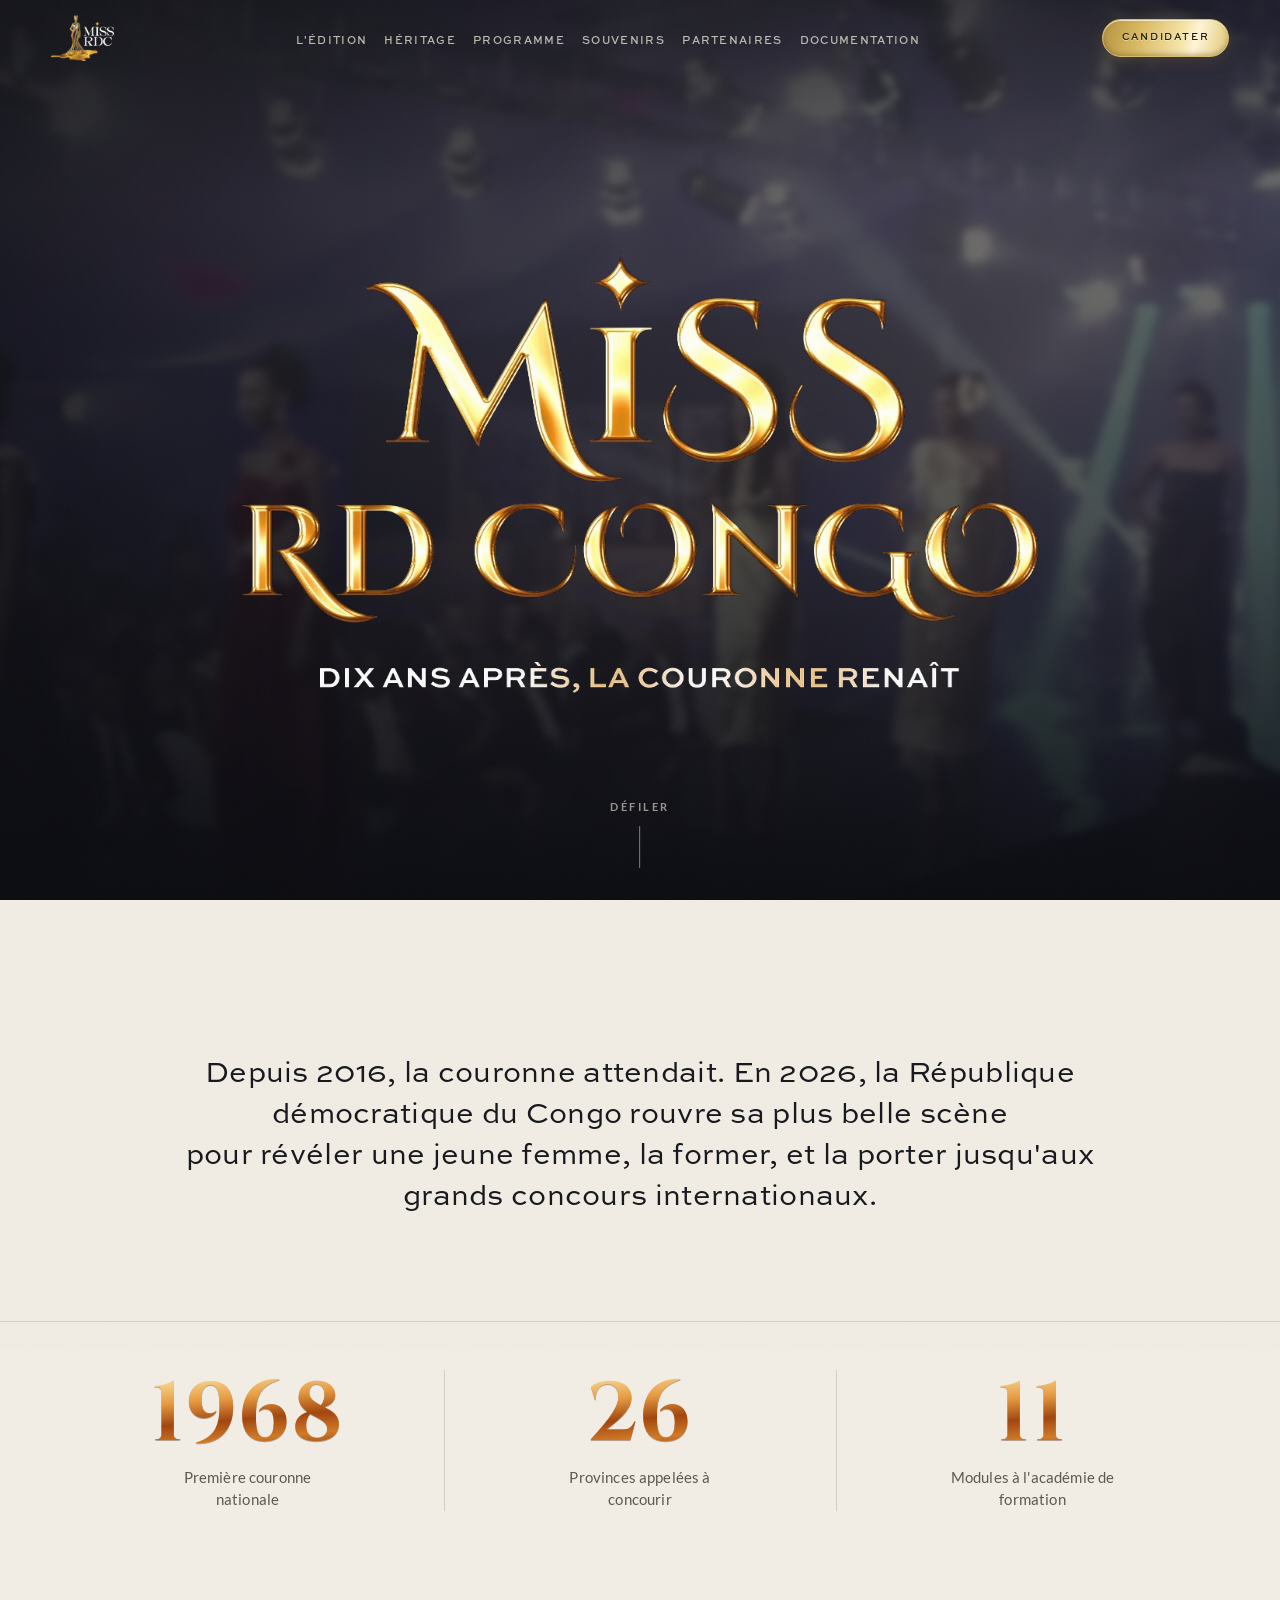
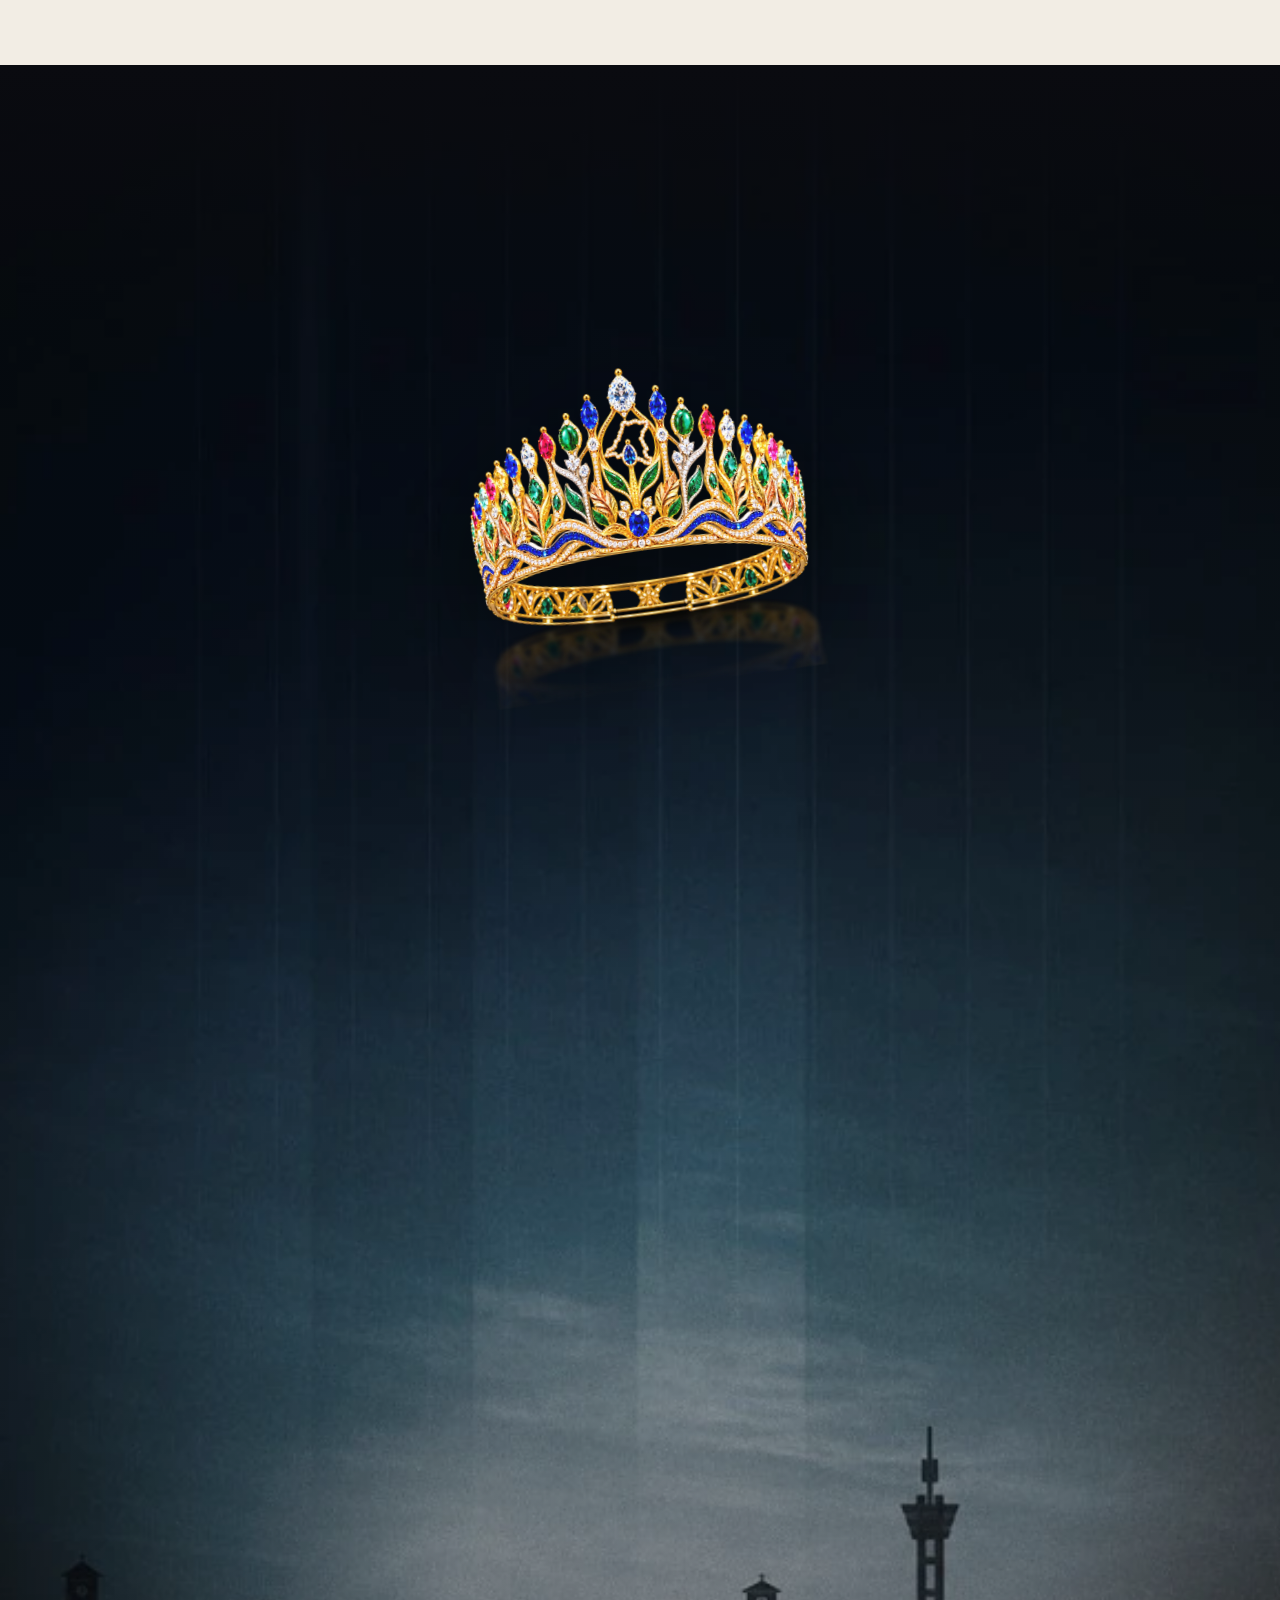
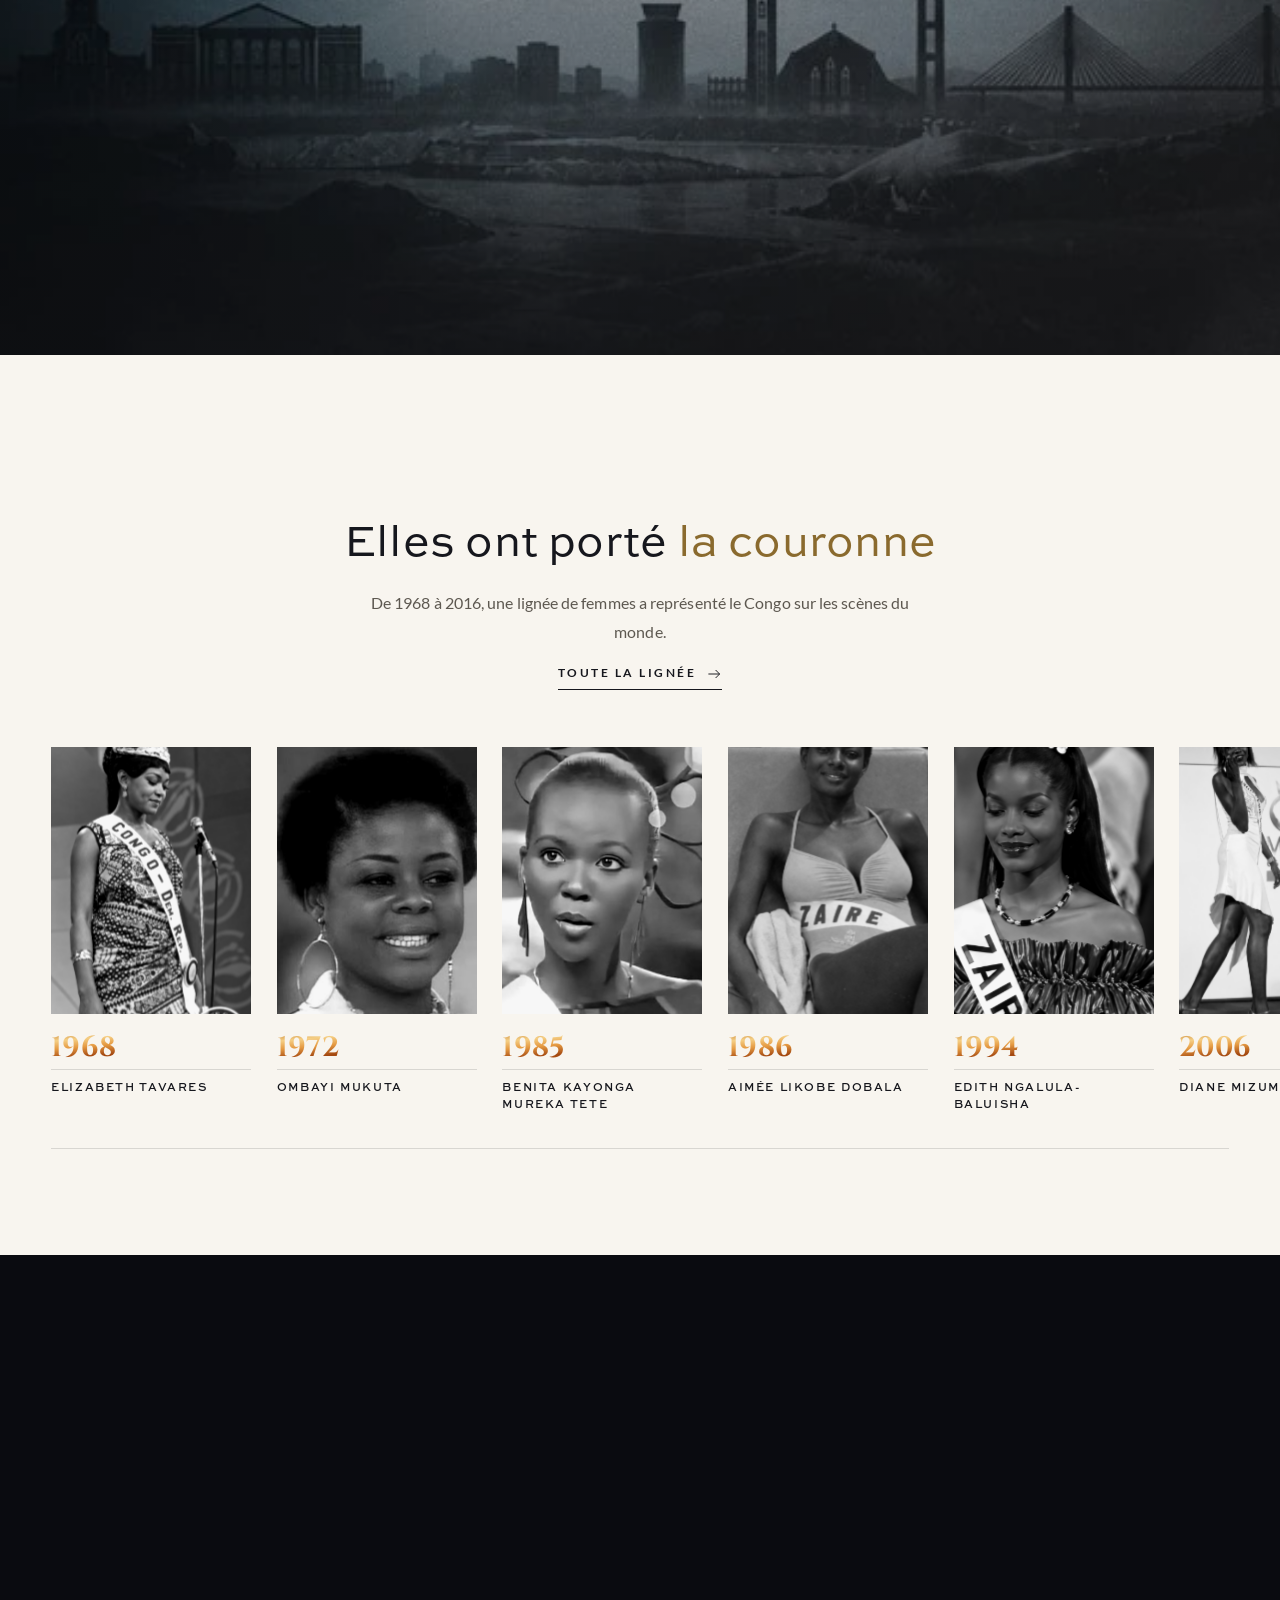
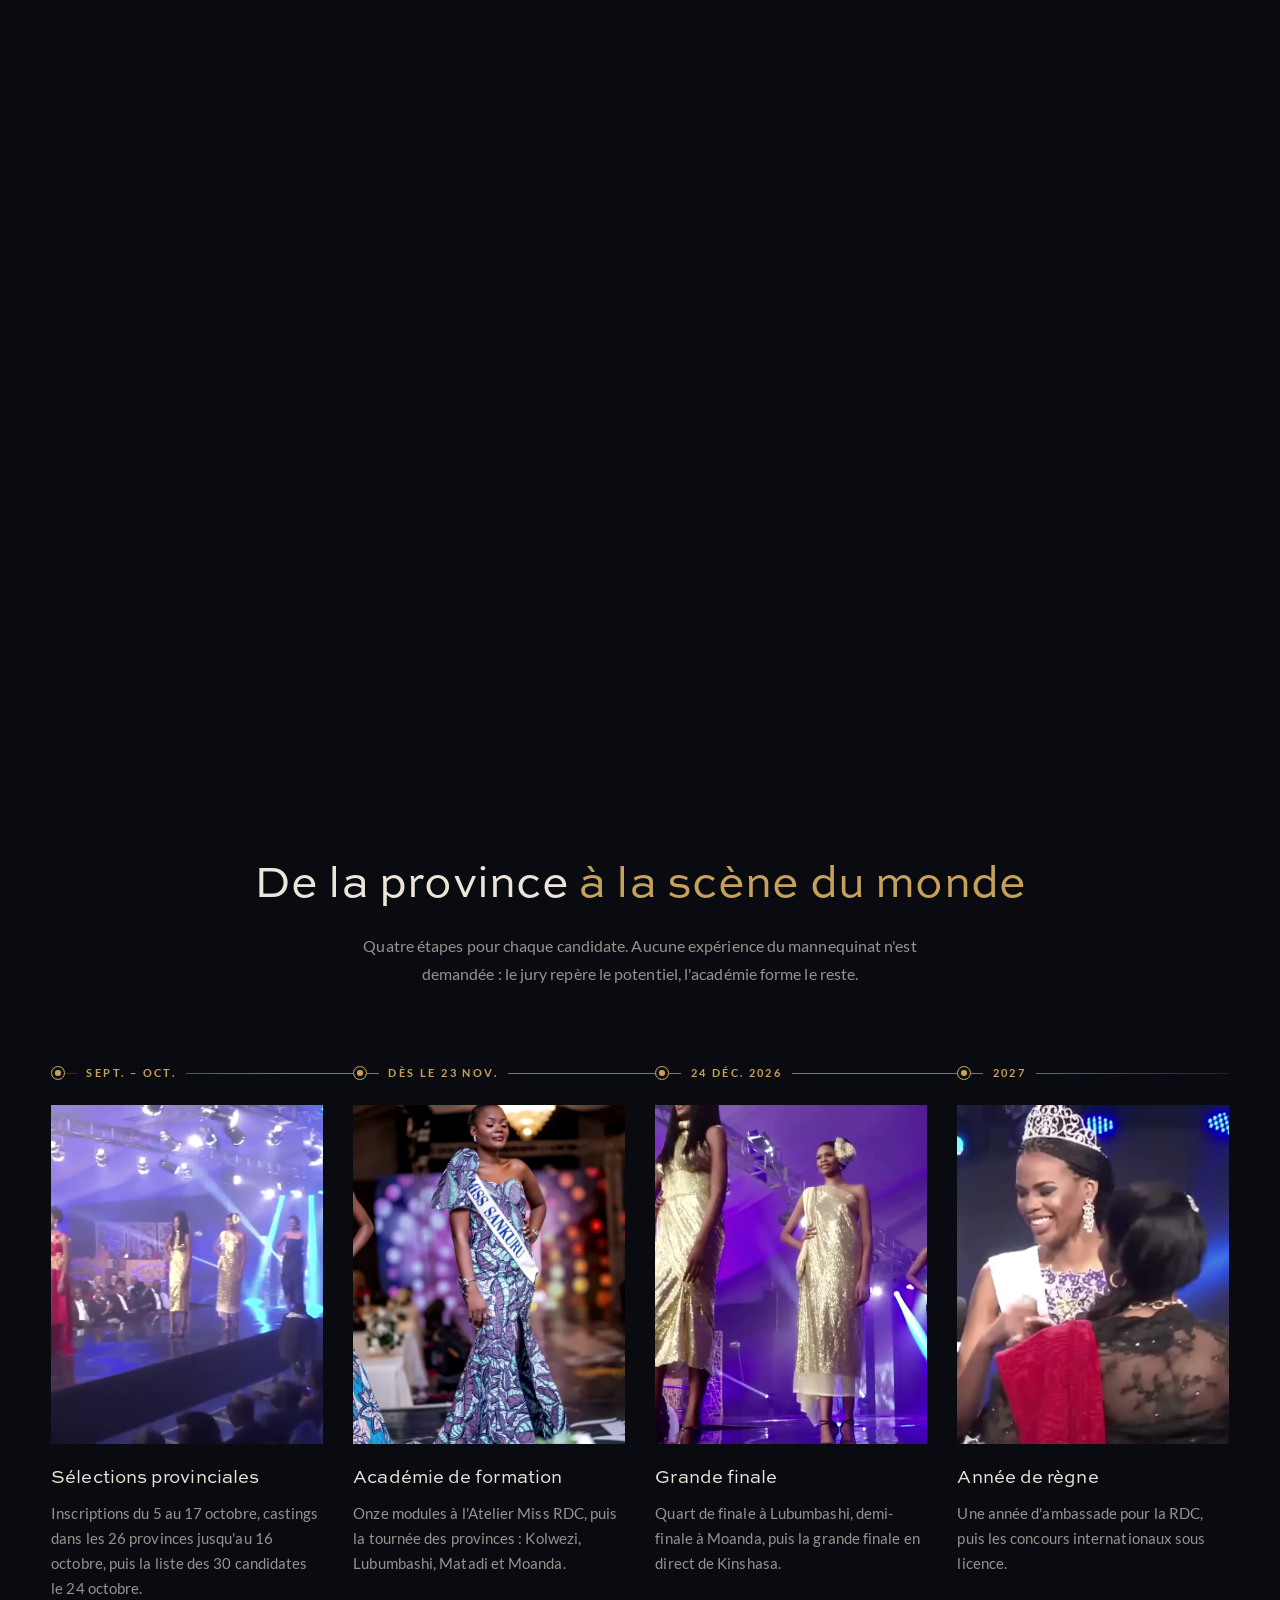
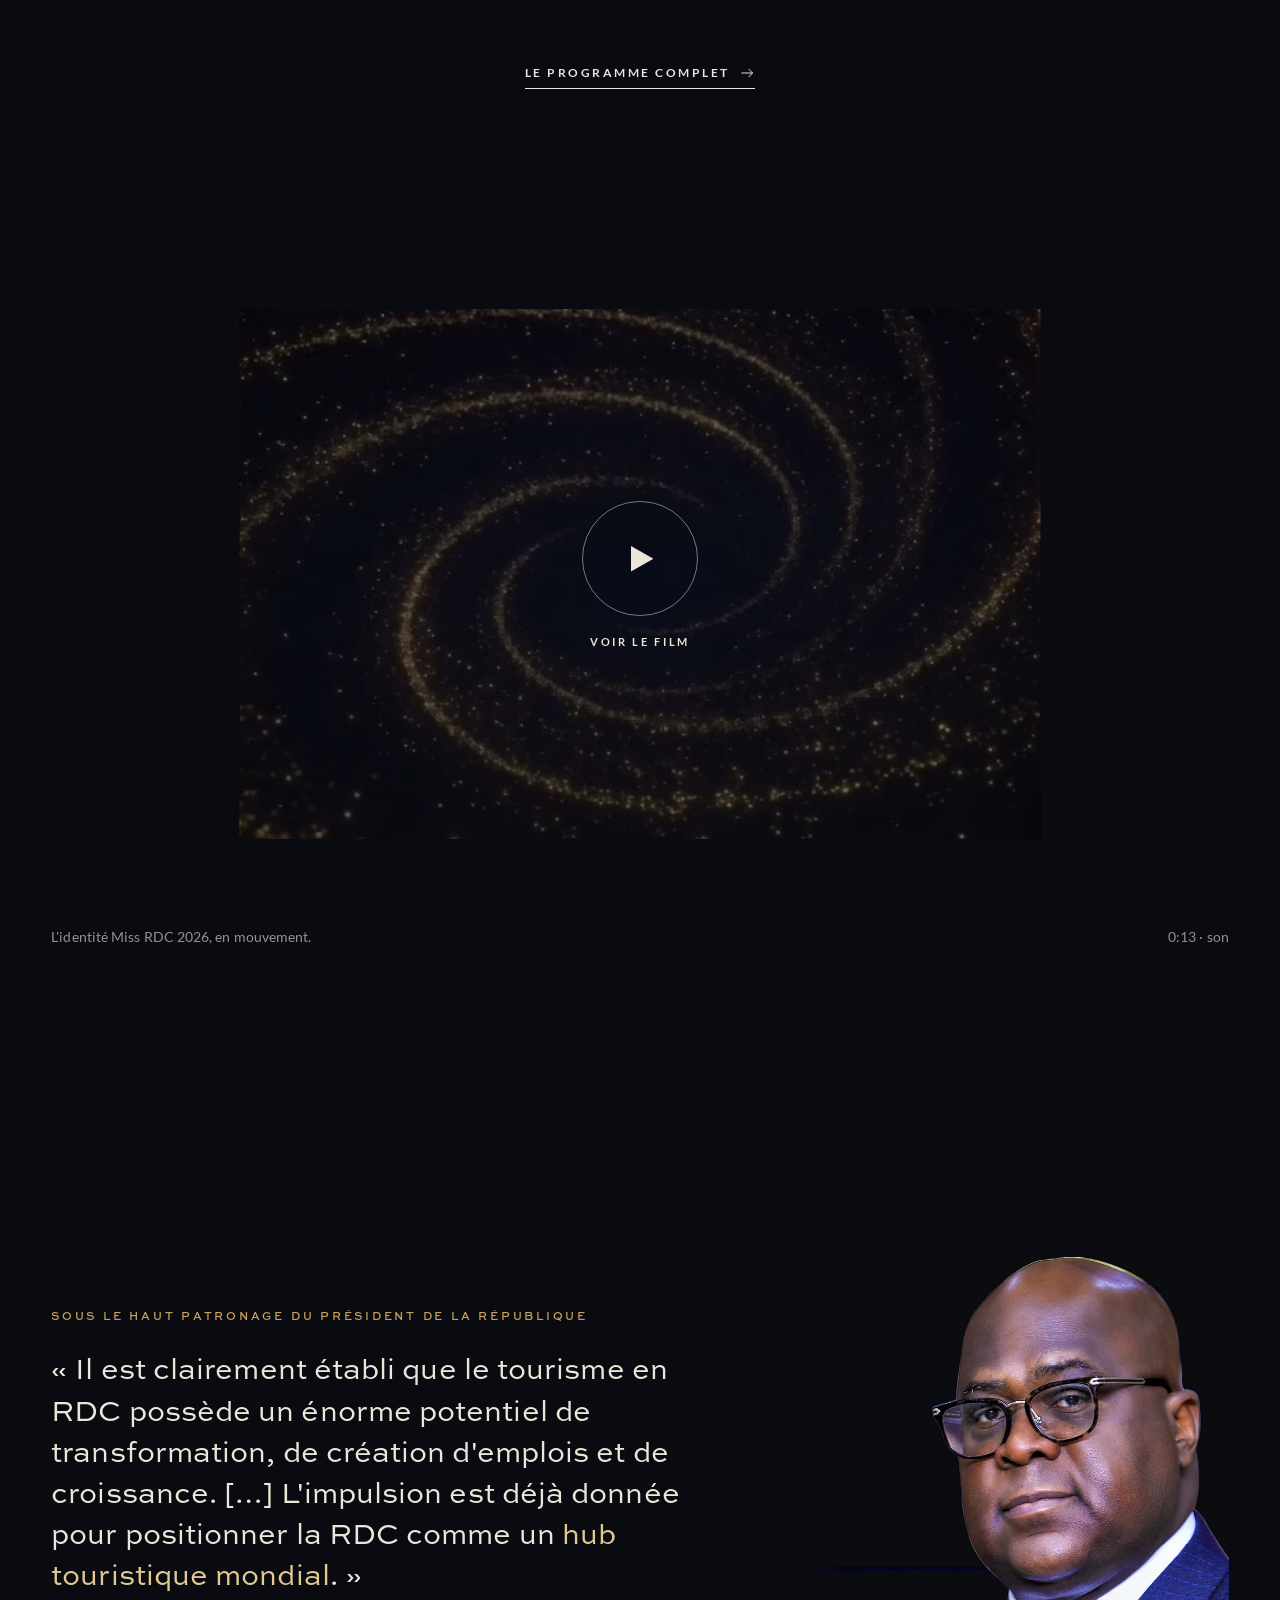
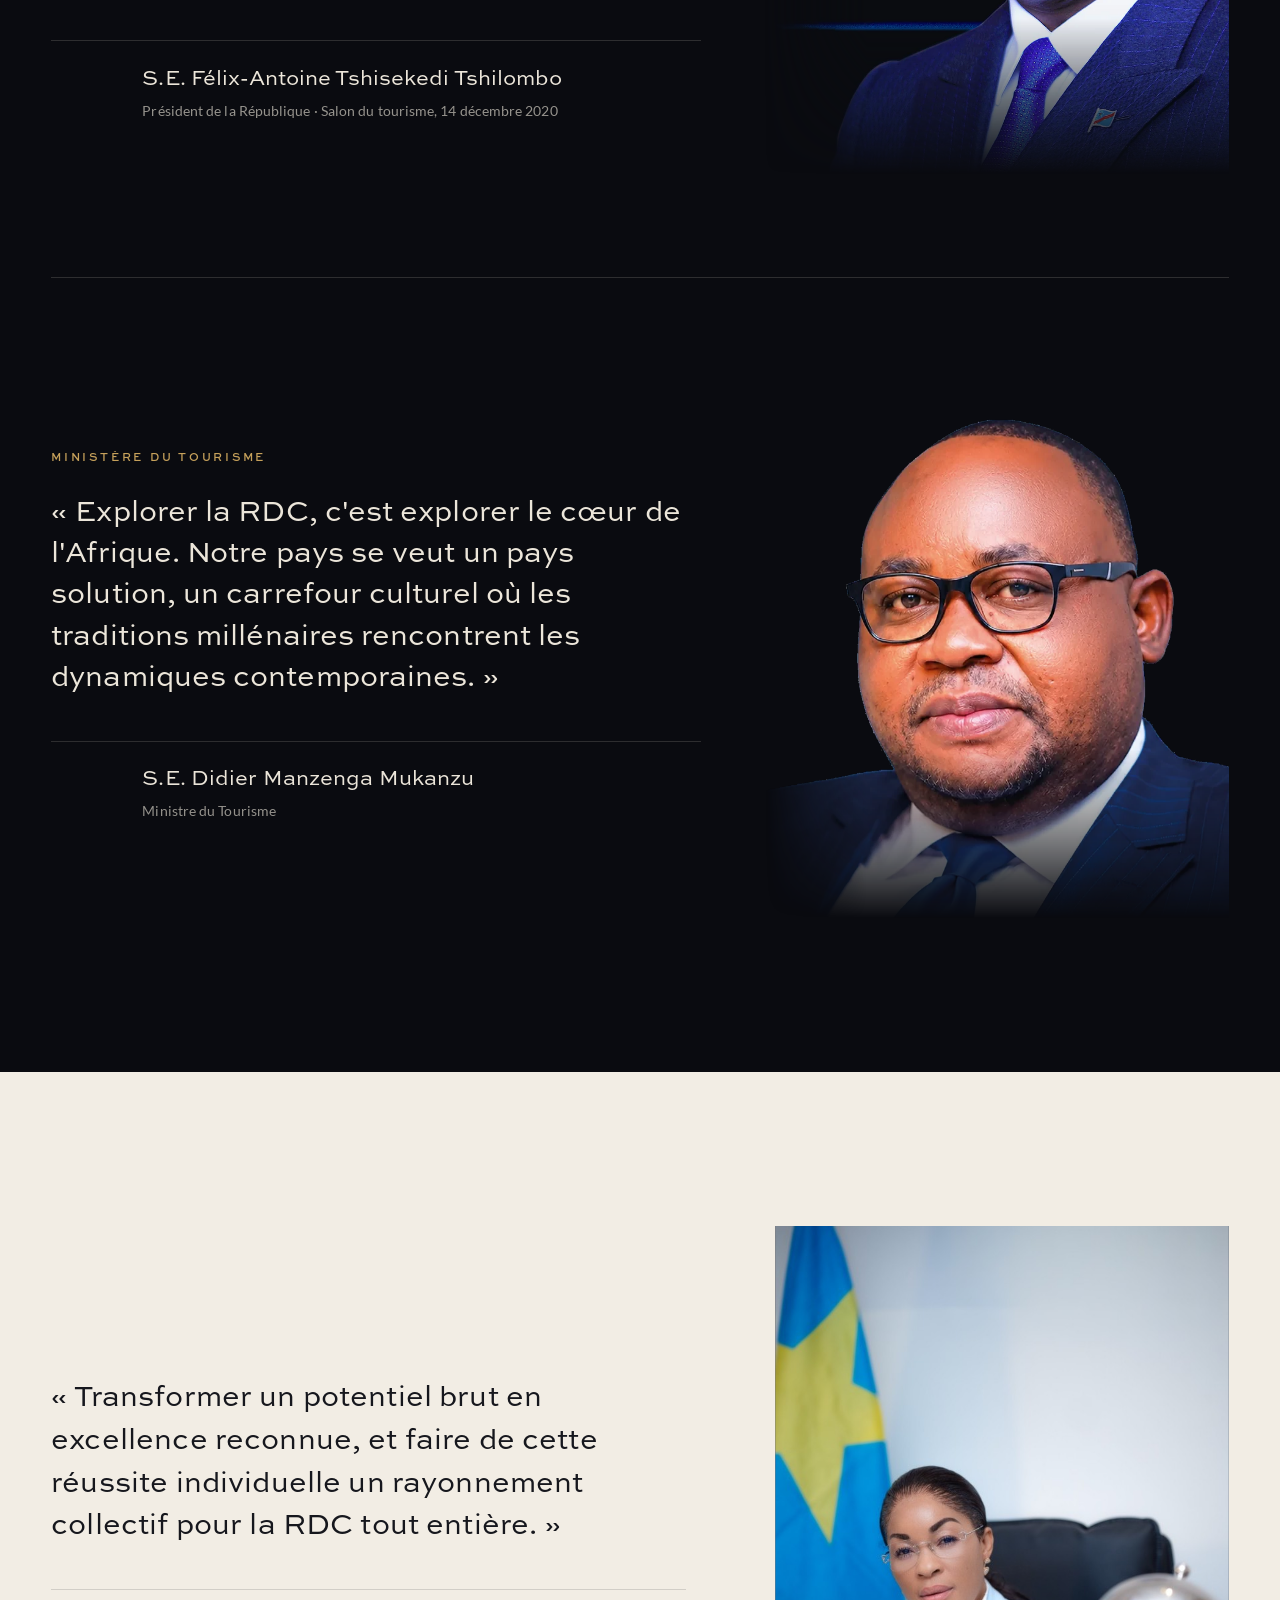
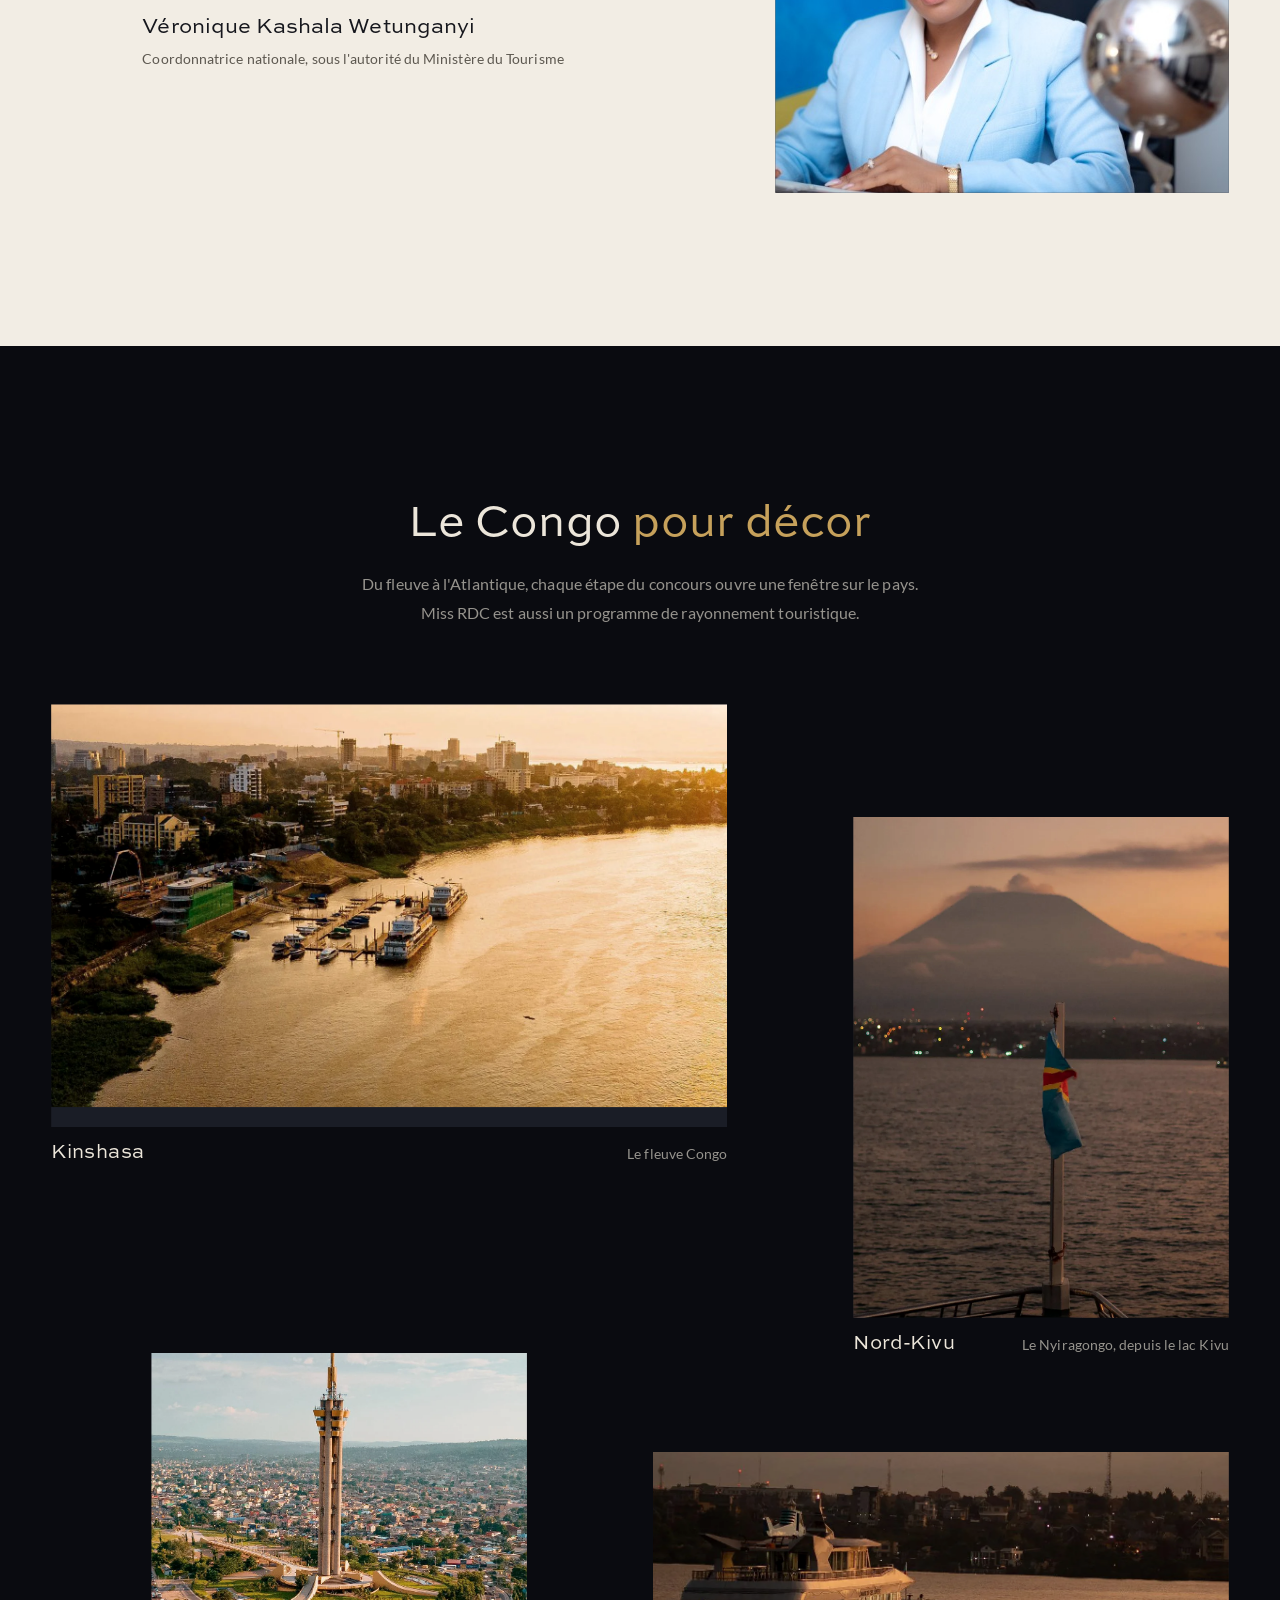
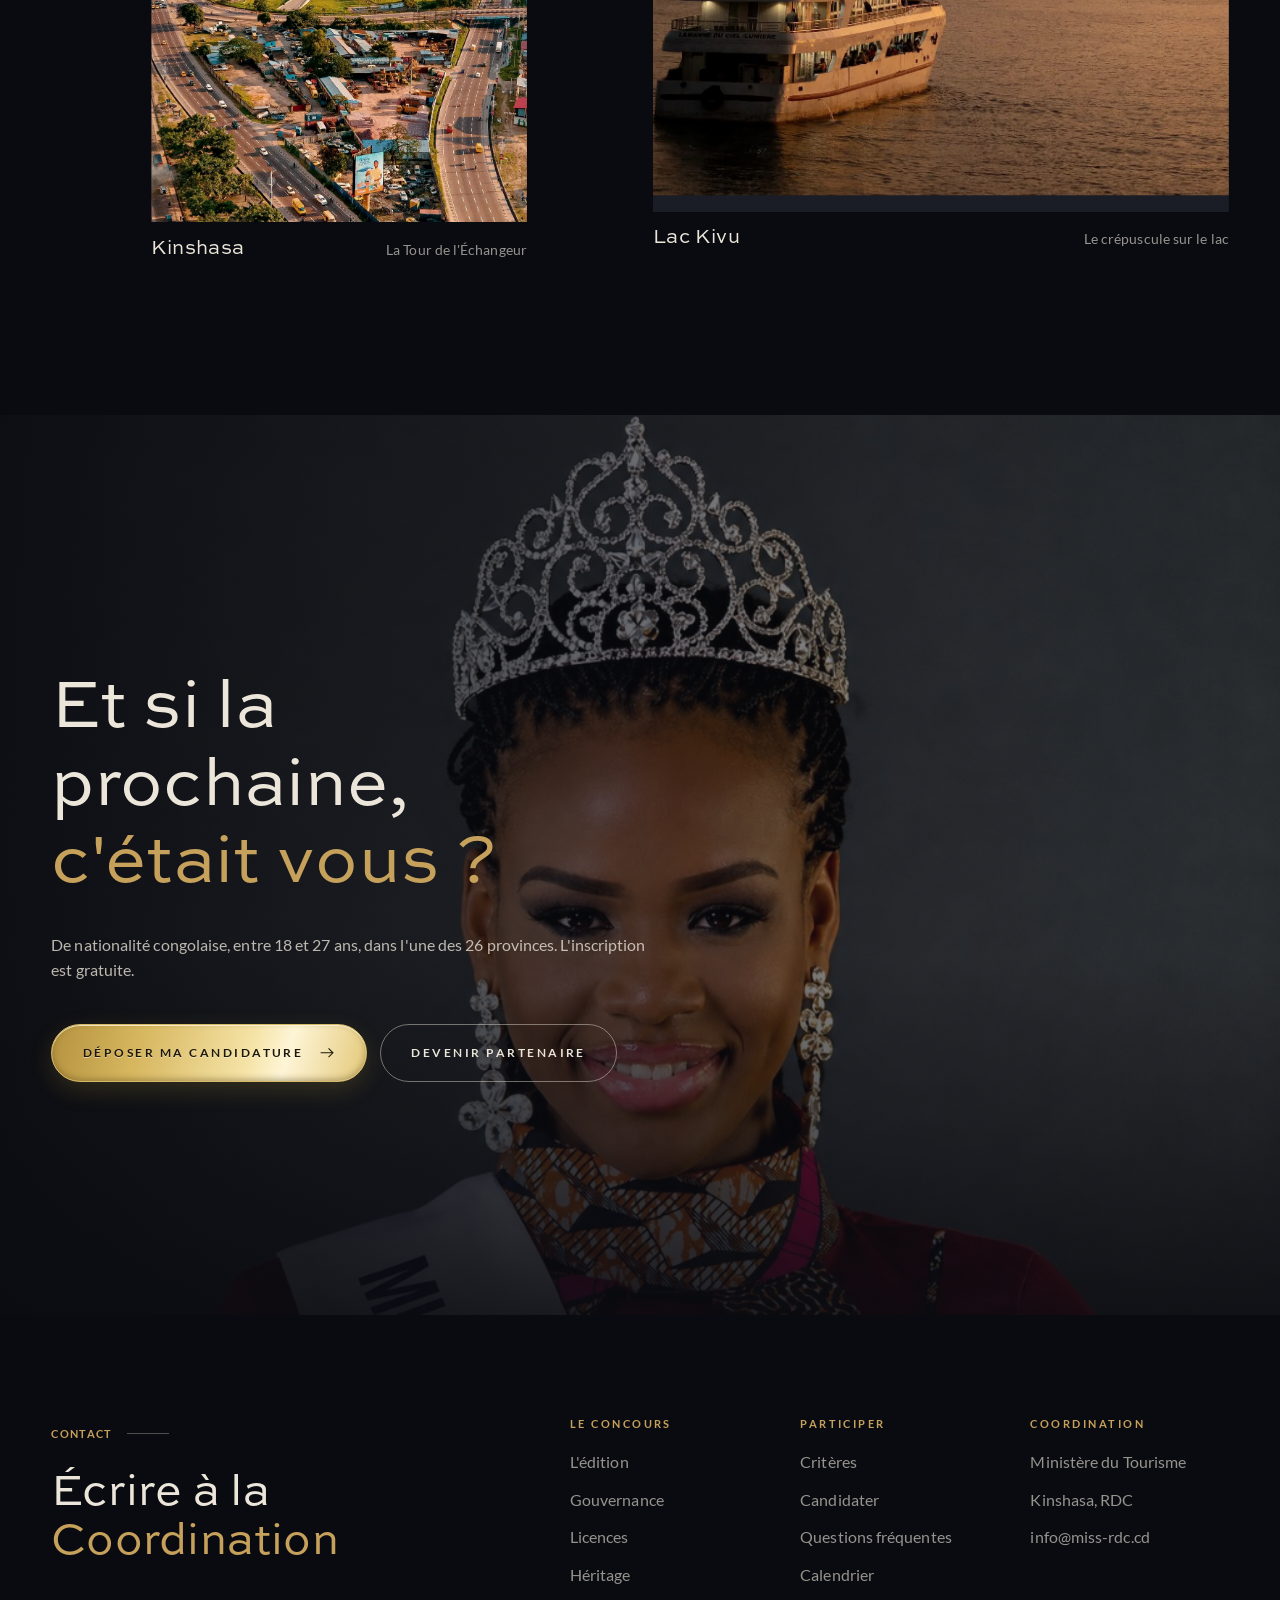
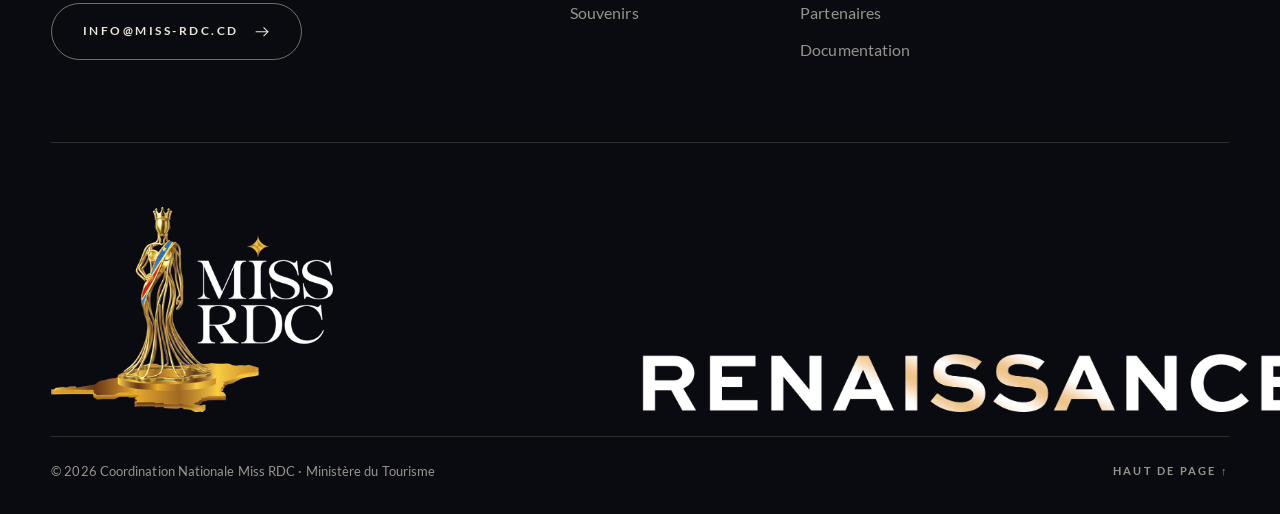
<file: index.html>
<!doctype html>
<html lang="fr">
<head>
<meta charset="utf-8">
<meta name="viewport" content="width=device-width,initial-scale=1">
<title>Miss RDC 2026 · Édition de la Renaissance</title>
<meta name="description" content="Dix ans après, la couronne renaît. Miss RDC 2026, concours national porté par la Coordination Nationale sous l'autorité du Ministère du Tourisme.">
<meta name="theme-color" content="#0a0b10">
<link rel="canonical" href="https://miss-rdc.cd/">
<meta property="og:type" content="website">
<meta property="og:site_name" content="Miss RDC 2026">
<meta property="og:locale" content="fr_CD">
<meta property="og:title" content="Miss RDC 2026 · Édition de la Renaissance">
<meta property="og:description" content="Dix ans après, la couronne renaît. Miss RDC 2026, concours national porté par la Coordination Nationale sous l'autorité du Ministère du Tourisme.">
<meta property="og:url" content="https://miss-rdc.cd/">
<meta property="og:image" content="https://miss-rdc.cd/assets/img/og-miss-rdc.jpg">
<meta property="og:image:width" content="1200">
<meta property="og:image:height" content="630">
<meta name="twitter:card" content="summary_large_image">
<link rel="icon" type="image/png" href="assets/img/favicon-64.png">
<link rel="apple-touch-icon" href="assets/img/apple-touch-icon.png">
<link rel="stylesheet" href="assets/css/fonts.css">
<link rel="stylesheet" href="assets/css/main.css">
<link rel="preload" as="image" href="assets/img/hero-gala-poster.jpg">
<script>(function(h){if(matchMedia('(prefers-reduced-motion: reduce)').matches)return;h.classList.add('motion');try{if(sessionStorage.getItem('mrdc-curtain')){sessionStorage.removeItem('mrdc-curtain');h.classList.add('is-arriving')}}catch(e){}setTimeout(function(){if(!window.__mrdcReady)h.classList.remove('motion','is-arriving')},2000)})(document.documentElement)</script>
</head>
<body class="page-index">
<a class="skip" href="#main">Aller au contenu</a>
<header class="nav">
  <div class="wrap nav-in">
    <a class="brand" href="index.html" aria-label="Miss RDC, accueil"><img src="assets/img/logo-nav.png" alt="Miss RDC" width="164" height="120"></a>
    <nav aria-label="Navigation principale">
      <ul class="menu">
        <li><a href="edition.html">L'édition</a></li>
        <li><a href="heritage.html">Héritage</a></li>
        <li><a href="programme.html">Programme</a></li>
        <li><a href="souvenir.html">Souvenirs</a></li>
        <li><a href="partenaires.html">Partenaires</a></li>
        <li><a href="documentation.html">Documentation</a></li>
      </ul>
    </nav>
    <a class="btn btn--gold nav-cta" href="participer.html" data-magnetic>Candidater</a>
    <button class="burger" type="button" aria-label="Ouvrir le menu" aria-expanded="false" aria-controls="drawer"><span></span><span></span></button>
  </div>
</header>
<div class="drawer" id="drawer" aria-hidden="true">
  <ol>
    <li><a href="index.html" aria-current="page">Accueil</a></li>
    <li><a href="edition.html">L'édition</a></li>
    <li><a href="heritage.html">Héritage</a></li>
    <li><a href="programme.html">Programme</a></li>
    <li><a href="souvenir.html">Souvenirs</a></li>
    <li><a href="partenaires.html">Partenaires</a></li>
    <li><a href="documentation.html">Documentation</a></li>
    <li><a href="participer.html">Candidater</a></li>
  </ol>
  <div class="drawer-foot"><span>Coordination Nationale Miss RDC</span><a href="mailto:info@miss-rdc.cd">info@miss-rdc.cd</a></div>
</div>
<div class="curtain" aria-hidden="true"></div>

<main id="main">

<section class="hero" aria-label="Miss RDC 2026">
  <div class="hero-media">
    <video autoplay muted loop playsinline preload="metadata" poster="assets/img/hero-gala-poster.jpg" aria-hidden="true">
      <source src="assets/video/hero-gala-mobile.mp4" type="video/mp4" media="(max-width: 760px)">
      <source src="assets/video/hero-gala.mp4" type="video/mp4">
    </video>
  </div>
  <div class="wrap hero-body">
    <h1 class="hero-logo">
      <img src="assets/img/titre-miss-rd-congo-or.webp" alt="Miss RD Congo, dix ans après, la couronne renaît" width="1056" height="585" fetchpriority="high" data-hero-logo>
    </h1>
  </div>
  <span class="scroll-cue" data-hero><i></i>Défiler</span>
</section>

<section class="section theme-ivory" id="retour">
  <div class="wrap">
    <p class="statement return-text" data-reveal>Depuis 2016, la couronne attendait. En 2026, la République<br class="br-d"> démocratique du Congo rouvre sa plus belle scène<br class="br-d"> pour révéler une jeune femme, la former, et la porter jusqu'aux<br class="br-d"> grands concours internationaux.</p>
    <div class="figures">
      <div class="figure" data-reveal><b data-count="1968" data-from="1900">1968</b><span>Première couronne<br class="br-d"> nationale</span></div>
      <div class="figure" data-reveal><b data-count="26">26</b><span>Provinces appelées à<br class="br-d"> concourir</span></div>
      <div class="figure" data-reveal><b data-count="11">11</b><span>Modules à l'académie de<br class="br-d"> formation</span></div>
    </div>
  </div>
</section>

<section class="crown" aria-label="La Couronne Madini Amani">
  <div class="crown-bg" aria-hidden="true"><img src="assets/img/doc/fond-couronne.webp" alt="" width="723" height="1024" loading="lazy"></div>
  <div class="crown-stage">
    <div class="crown-glow" aria-hidden="true"></div>
    <img class="crown-img" src="assets/img/couronne-renaissance.webp" alt="La Couronne Madini Amani, couronne officielle de Miss RDC 2026" width="1100" height="1053" loading="lazy">
    <h2 class="crown-name"><span>La Couronne</span><img src="assets/img/madini-amani.webp" alt="Madini Amani" width="989" height="128"></h2>
  </div>
</section>

<section class="theme-paper lineage lineage-pin" id="lignee" aria-label="La lignée des reines">
  <div class="wrap lineage-head">
    <h2 class="h2" data-split>Elles ont porté <em>la couronne</em></h2>
    <p class="body" data-reveal>De 1968 à 2016, une lignée de femmes a représenté le Congo sur les scènes du monde.</p>
    <a class="link" href="heritage.html" data-arrow data-reveal>Toute la lignée</a>
  </div>
  <div class="lineage-scroll">
    <div class="lineage-track">
      <a class="queen" href="heritage.html" data-cursor="Voir">
        <div class="media"><img src="assets/img/heritage/1968-elizabeth-tavares.png" alt="Elizabeth Tavares, Miss Congo 1968" loading="lazy"></div>
        <span class="queen-year">1968</span>
        <span class="queen-name">Elizabeth Tavares</span>
      </a>
      <a class="queen" href="heritage.html" data-cursor="Voir">
        <div class="media"><img src="assets/img/heritage/1972-ombayi-mukuta.jpeg" alt="Ombayi Mukuta, Miss Congo 1972" loading="lazy"></div>
        <span class="queen-year">1972</span>
        <span class="queen-name">Ombayi Mukuta</span>
      </a>
      <a class="queen" href="heritage.html" data-cursor="Voir">
        <div class="media"><img src="assets/img/heritage/1985-kayonga-mureka-tete.jpeg" alt="Kayonga Mureka Tete, Miss Zaïre 1985" loading="lazy"></div>
        <span class="queen-year">1985</span>
        <span class="queen-name">Benita Kayonga Mureka Tete</span>
      </a>
      <a class="queen" href="heritage.html" data-cursor="Voir">
        <div class="media"><img src="assets/img/heritage/1986-likobe-dobala.png" alt="Aimée Likobe Dobala, Miss Zaïre 1986" loading="lazy"></div>
        <span class="queen-year">1986</span>
        <span class="queen-name">Aimée Likobe Dobala</span>
      </a>
      <a class="queen" href="heritage.html" data-cursor="Voir">
        <div class="media"><img src="assets/img/heritage/1994-edith-ngalula-baluisha.png" alt="Edith Ngalula-Baluisha, Miss 1994" loading="lazy"></div>
        <span class="queen-year">1994</span>
        <span class="queen-name">Edith Ngalula-Baluisha</span>
      </a>
      <a class="queen" href="heritage.html" data-cursor="Voir">
        <div class="media"><img src="assets/img/heritage/2006-diane-mizumi-mwinga.png" alt="Diane Mizumi Mwinga, Miss RDC 2006" loading="lazy"></div>
        <span class="queen-year">2006</span>
        <span class="queen-name">Diane Mizumi Mwinga</span>
      </a>
      <a class="queen" href="heritage.html" data-cursor="Voir">
        <div class="media"><img src="assets/img/heritage/2012-christelle-mbemi.png" alt="Christelle Mbemi, Miss RDC 2012" loading="lazy"></div>
        <span class="queen-year">2012</span>
        <span class="queen-name">Christelle Mbemi</span>
      </a>
      <a class="queen" href="heritage.html" data-cursor="Voir">
        <div class="media"><img src="assets/img/andrea-moloto-portrait.jpg" alt="Andréa Moloto, Miss RDC 2016" loading="lazy"></div>
        <span class="queen-year">2016</span>
        <span class="queen-name">Andréa Moloto</span>
      </a>
      <div class="queen queen--void">
        <div class="queen-box">
          <span class="queen-void-years">2017<i></i>2025</span>
          <span class="queen-void-text">Neuf ans sans couronne</span>
        </div>
      </div>
      <div class="queen queen--now">
        <div class="queen-box">
          <span class="queen-year">2026</span>
          <p>La prochaine, c'est peut-être vous.</p>
          <a class="btn btn--gold" href="participer.html" data-arrow>Candidater</a>
        </div>
      </div>
    </div>
  </div>
  <div class="lineage-progress" aria-hidden="true"><i></i></div>
</section>

<section class="section theme-night" id="parcours">
  <div class="wrap">
    <div class="journey-intro">
      <h2 class="h2" data-split>De la province <em>à la scène du monde</em></h2>
      <p class="body" data-reveal>Quatre étapes pour chaque candidate. Aucune expérience du mannequinat n'est demandée&nbsp;: le jury repère le potentiel, l'académie forme le reste.</p>
    </div>
    <ol class="journey-grid">
      <li class="jstep" data-reveal>
        <div class="jstep-mark"><span>Sept. – oct.</span></div>
        <figure class="media jstep-img"><img src="assets/img/souvenir/gala-defile.webp" alt="Candidates sur le podium lors d'une sélection" loading="lazy"></figure>
        <h3>Sélections provinciales</h3>
        <p>Inscriptions du 5 au 17 octobre, castings dans les 26 provinces jusqu'au 16 octobre, puis la liste des 30 candidates le 24 octobre.</p>
      </li>
      <li class="jstep" data-reveal>
        <div class="jstep-mark"><span>Dès le 23 nov.</span></div>
        <figure class="media jstep-img"><img src="assets/img/souvenir/prestance-scene.webp" alt="Une candidate en préparation sur scène" loading="lazy"></figure>
        <h3>Académie de formation</h3>
        <p>Onze modules à l'Atelier Miss RDC, puis la tournée des provinces&nbsp;: Kolwezi, Lubumbashi, Matadi et Moanda.</p>
      </li>
      <li class="jstep" data-reveal>
        <div class="jstep-mark"><span>24 déc. 2026</span></div>
        <figure class="media jstep-img"><img src="assets/img/souvenir/robes-or.webp" alt="Candidates en robe de soirée sur scène" loading="lazy"></figure>
        <h3>Grande finale</h3>
        <p>Quart de finale à Lubumbashi, demi-finale à Moanda, puis la grande finale en direct de Kinshasa.</p>
      </li>
      <li class="jstep" data-reveal>
        <div class="jstep-mark"><span>2027</span></div>
        <figure class="media jstep-img"><img src="assets/img/souvenir/sacre.webp" alt="Le sacre d'une Miss RDC" loading="lazy"></figure>
        <h3>Année de règne</h3>
        <p>Une année d'ambassade pour la RDC, puis les concours internationaux sous licence.</p>
      </li>
    </ol>
    <div class="journey-more" data-reveal><a class="link" href="programme.html" data-arrow>Le programme complet</a></div>
  </div>
</section>

<section class="film theme-night" data-film aria-label="Film de l'identité Miss RDC">
  <div class="wrap">
    <div class="film-frame" data-cursor="Lecture">
      <video playsinline preload="none" poster="assets/img/film-poster.jpg">
        <source src="assets/video/intro-miss-rdc-web.mp4" type="video/mp4">
      </video>
      <button class="film-play" type="button" aria-label="Lire le film de l'identité Miss RDC">
        <span class="disc"><svg viewBox="0 0 14 16" fill="currentColor" aria-hidden="true"><path d="M0 0l14 8-14 8z"/></svg></span>
        <span>Voir le film</span>
      </button>
    </div>
    <div class="film-caption"><span>L'identité Miss RDC 2026, en mouvement.</span><span>0:13 · son</span></div>
  </div>
</section>

<section class="section theme-night voices" id="voix">
  <div class="wrap">
    <div class="voice-lead">
      <div class="voice-lead-body">
        <p class="voice-kicker" data-reveal>Sous le haut patronage du Président de la République</p>
        <blockquote class="voice-quote" data-reveal>«&nbsp;Il est clairement établi que le tourisme en RDC possède un énorme potentiel de transformation, de création d'emplois et de croissance. […] L'impulsion est déjà donnée pour positionner la RDC comme un <em>hub touristique mondial</em>.&nbsp;»</blockquote>
        <div class="voice-sign" data-reveal>
          <span class="tricolor" aria-hidden="true"><i></i><i></i><i></i></span>
          <div><strong>S.E. Félix-Antoine Tshisekedi Tshilombo</strong><span>Président de la République · Salon du tourisme, 14 décembre 2020</span></div>
        </div>
      </div>
      <figure class="voice-lead-img" data-reveal><img src="assets/img/doc/president.webp" alt="S.E. Félix-Antoine Tshisekedi Tshilombo, Président de la République" width="900" height="1004" loading="lazy"></figure>
    </div>
    <div class="voice-lead">
      <div class="voice-lead-body">
        <p class="voice-kicker" data-reveal>Ministère du Tourisme</p>
        <blockquote class="voice-quote" data-reveal>«&nbsp;Explorer la RDC, c'est explorer le cœur de l'Afrique. Notre pays se veut un pays solution, un carrefour culturel où les traditions millénaires rencontrent les dynamiques contemporaines.&nbsp;»</blockquote>
        <div class="voice-sign" data-reveal>
          <span class="tricolor" aria-hidden="true"><i></i><i></i><i></i></span>
          <div><strong>S.E. Didier Manzenga Mukanzu</strong><span>Ministre du Tourisme</span></div>
        </div>
      </div>
      <figure class="voice-lead-img" data-reveal><img src="assets/img/doc/ministre-accueil.webp" alt="S.E. Didier Manzenga Mukanzu, Ministre du Tourisme" width="760" height="924" loading="lazy"></figure>
    </div>
  </div>
</section>

<section class="section theme-ivory" id="coordination">
  <div class="wrap voice-grid">
    <figure class="media" data-clip>
      <img src="assets/img/veronique-kashala-miroir.jpg" alt="Véronique Kashala Wetunganyi, coordonnatrice nationale Miss RDC" width="682" height="1024" loading="lazy">
    </figure>
    <div class="voice-body">
      <blockquote class="quote" data-split>«&nbsp;Transformer un potentiel brut en excellence reconnue, et faire de cette réussite individuelle un rayonnement collectif pour la RDC tout entière.&nbsp;»</blockquote>
      <div class="voice-sign" data-reveal>
        <span class="tricolor" aria-hidden="true"><i></i><i></i><i></i></span>
        <div>
          <strong>Véronique Kashala Wetunganyi</strong>
          <span>Coordonnatrice nationale, sous l'autorité du Ministère du Tourisme</span>
        </div>
      </div>
    </div>
  </div>
</section>

<section class="section theme-night" id="pays">
  <div class="wrap">
    <div class="journey-intro">
      <h2 class="h2" data-split>Le Congo <em>pour décor</em></h2>
      <p class="body" data-reveal>Du fleuve à l'Atlantique, chaque étape du concours ouvre une fenêtre sur le pays. Miss RDC est aussi un programme de rayonnement touristique.</p>
    </div>
    <div class="country-grid">
      <figure class="place">
        <div class="media media--grade" data-clip data-parallax="7"><img src="assets/img/doc/kinshasa-fleuve.webp" alt="Kinshasa au bord du fleuve Congo, au coucher du soleil" width="1440" height="1222" loading="lazy"></div>
        <figcaption><b>Kinshasa</b><span>Le fleuve Congo</span></figcaption>
      </figure>
      <figure class="place">
        <div class="media media--grade" data-clip data-parallax="9"><img src="assets/img/doc/lac-kivu-nyiragongo.webp" alt="Le drapeau congolais sur le lac Kivu, face au Nyiragongo" width="1100" height="1527" loading="lazy"></div>
        <figcaption><b>Nord-Kivu</b><span>Le Nyiragongo, depuis le lac Kivu</span></figcaption>
      </figure>
      <figure class="place">
        <div class="media media--grade" data-clip data-parallax="9"><img src="assets/img/doc/kinshasa-echangeur.webp" alt="La Tour de l'Échangeur de Limete, à Kinshasa" width="1100" height="1527" loading="lazy"></div>
        <figcaption><b>Kinshasa</b><span>La Tour de l'Échangeur</span></figcaption>
      </figure>
      <figure class="place">
        <div class="media media--grade" data-clip data-parallax="7"><img src="assets/img/doc/lac-kivu-bateau.webp" alt="Un bateau sur le lac Kivu au crépuscule" width="1440" height="873" loading="lazy"></div>
        <figcaption><b>Lac Kivu</b><span>Le crépuscule sur le lac</span></figcaption>
      </figure>
    </div>
  </div>
</section>

<section class="finale" id="candidater">
  <div class="finale-bg" aria-hidden="true">
    <img src="assets/img/andrea-moloto-portrait.jpg" alt="" width="1024" height="1024" loading="lazy">
  </div>
  <div class="wrap finale-body">
    <h2 class="h1" data-split style="margin-top:1.6rem">Et si la prochaine, <em>c'était vous&nbsp;?</em></h2>
    <p class="lead" data-reveal>De nationalité congolaise, entre 18 et 27 ans, dans l'une des 26 provinces. L'inscription est gratuite.</p>
    <div class="btns" data-reveal>
      <a class="btn btn--gold" href="participer.html" data-magnetic data-arrow>Déposer ma candidature</a>
      <a class="btn btn--light" href="partenaires.html" data-magnetic>Devenir partenaire</a>
    </div>
  </div>
</section>

</main>
<footer class="foot">
  <div class="wrap">
    <div class="foot-top">
      <div>
        <p class="label"><b>Contact</b></p>
        <h2 class="h2" style="margin-top:1.4rem">Écrire à la <em>Coordination</em></h2>
        <div class="btns" style="margin-top:2.2rem"><a class="btn btn--light" href="mailto:info@miss-rdc.cd" data-magnetic data-arrow>info@miss-rdc.cd</a></div>
      </div>
      <div class="foot-cols">
        <div>
          <h4>Le concours</h4>
          <ul>
            <li><a href="edition.html">L'édition</a></li>
            <li><a href="edition.html#gouvernance">Gouvernance</a></li>
            <li><a href="edition.html#licences">Licences</a></li>
            <li><a href="heritage.html">Héritage</a></li>
            <li><a href="souvenir.html">Souvenirs</a></li>
          </ul>
        </div>
        <div>
          <h4>Participer</h4>
          <ul>
            <li><a href="participer.html#criteres">Critères</a></li>
            <li><a href="participer.html#formulaire">Candidater</a></li>
            <li><a href="participer.html#faq">Questions fréquentes</a></li>
            <li><a href="programme.html#calendrier">Calendrier</a></li>
            <li><a href="partenaires.html">Partenaires</a></li>
            <li><a href="documentation.html">Documentation</a></li>
          </ul>
        </div>
        <div>
          <h4>Coordination</h4>
          <ul>
            <li>Ministère du Tourisme</li>
            <li>Kinshasa, RDC</li>
            <li><a href="mailto:info@miss-rdc.cd">info@miss-rdc.cd</a></li>
          </ul>
        </div>
      </div>
    </div>
    <div class="foot-mark">
      <img src="assets/img/logo-footer.png" alt="Miss RDC" width="411" height="300" loading="lazy">
      <img class="foot-word" src="assets/img/renaissance-footer.webp" alt="Renaissance" width="1800" height="157" loading="lazy">
    </div>
    <div class="fine">
      <span>© 2026 Coordination Nationale Miss RDC · Ministère du Tourisme</span>
      <button class="to-top" type="button" data-top>Haut de page ↑</button>
    </div>
  </div>
</footer>
<script src="assets/vendor/gsap.min.js"></script>
<script src="assets/vendor/ScrollTrigger.min.js"></script>
<script src="assets/vendor/SplitText.min.js"></script>
<script src="assets/vendor/lenis.min.js"></script>
<script src="assets/js/main.js"></script>
</body>
</html>
</file>
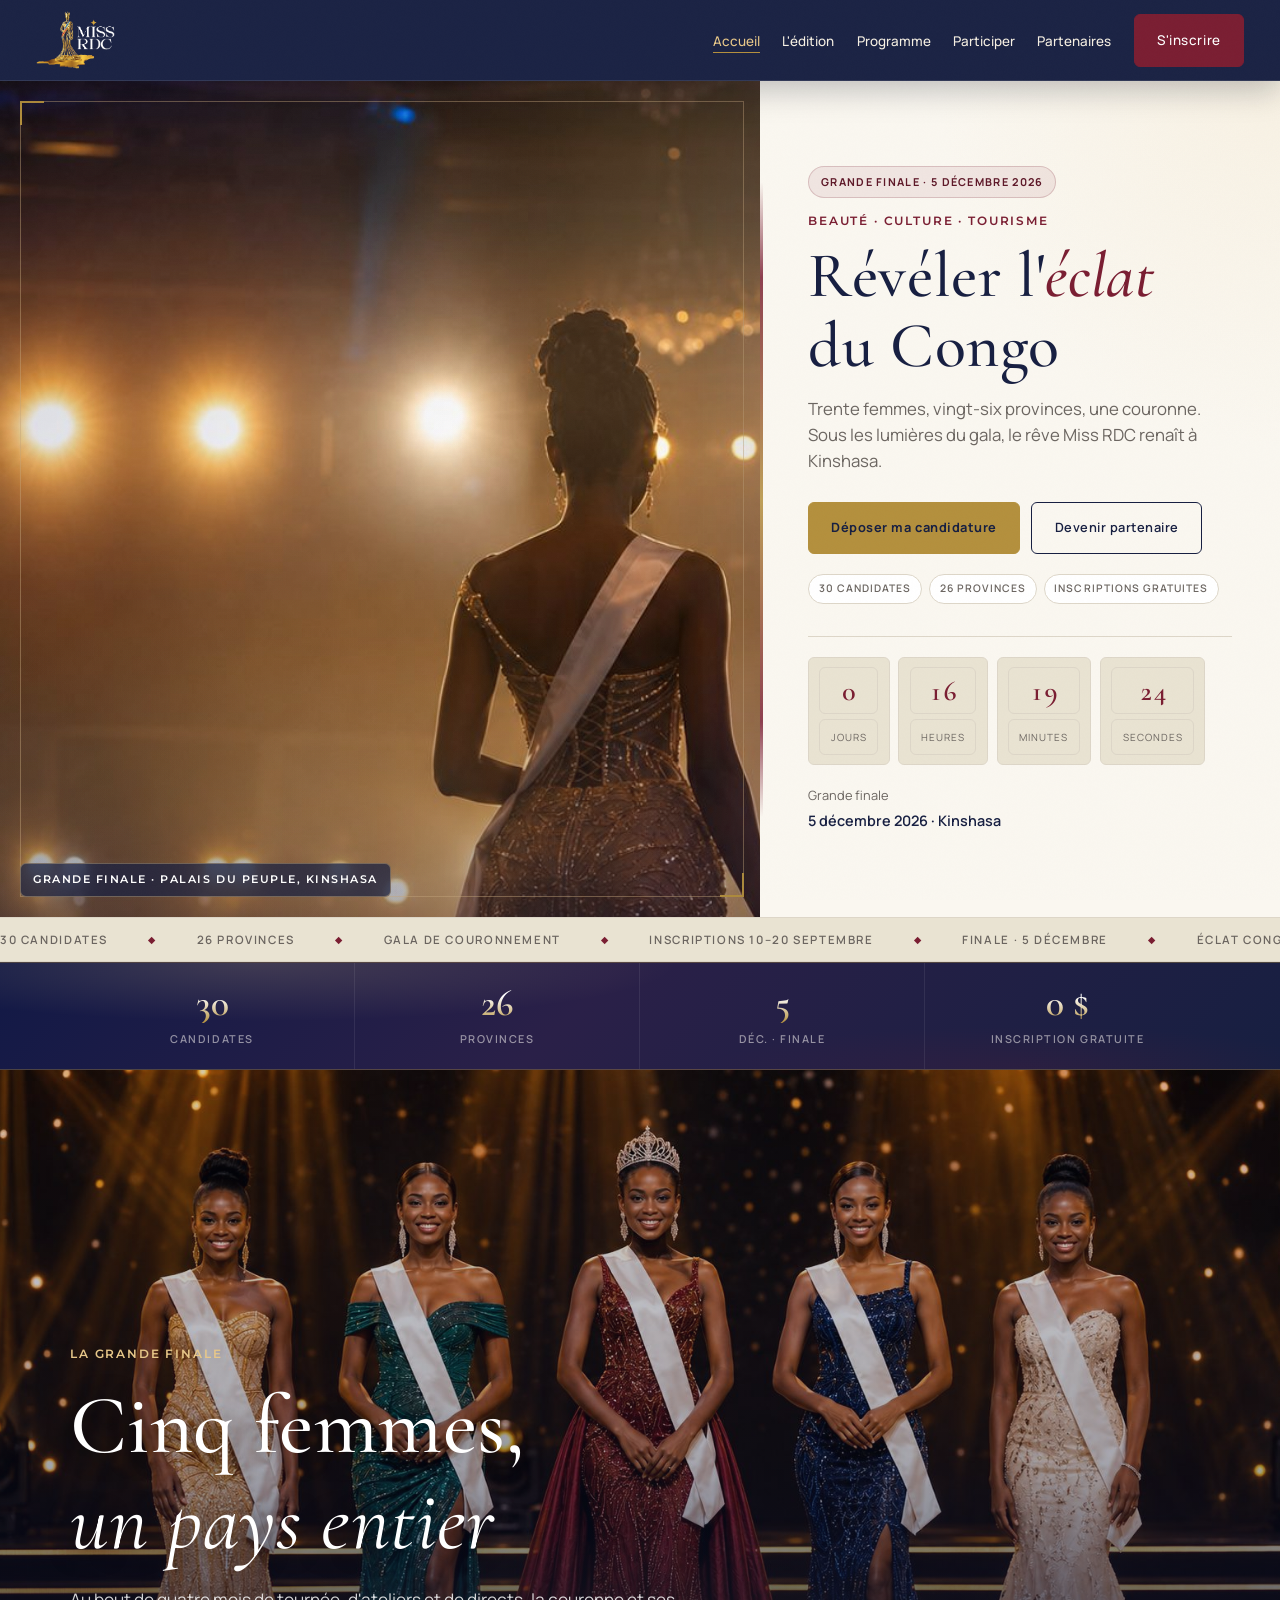
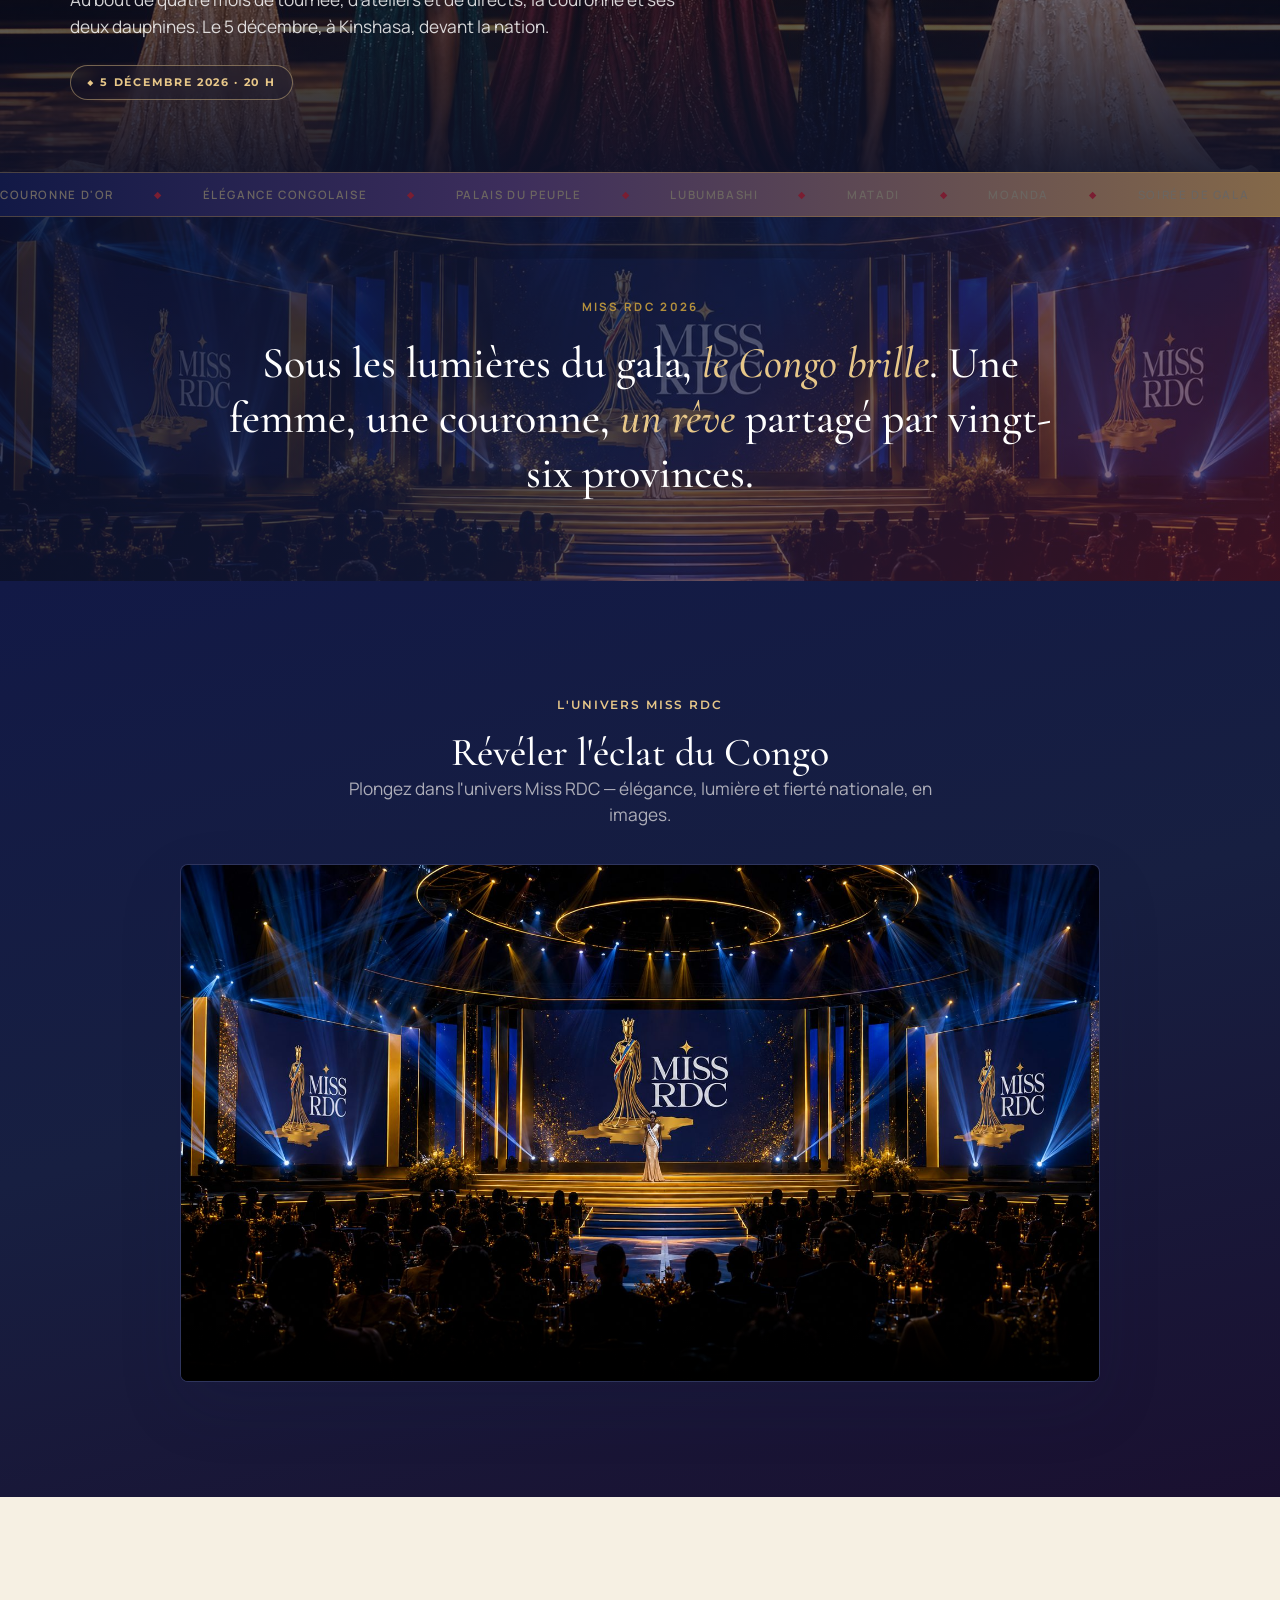
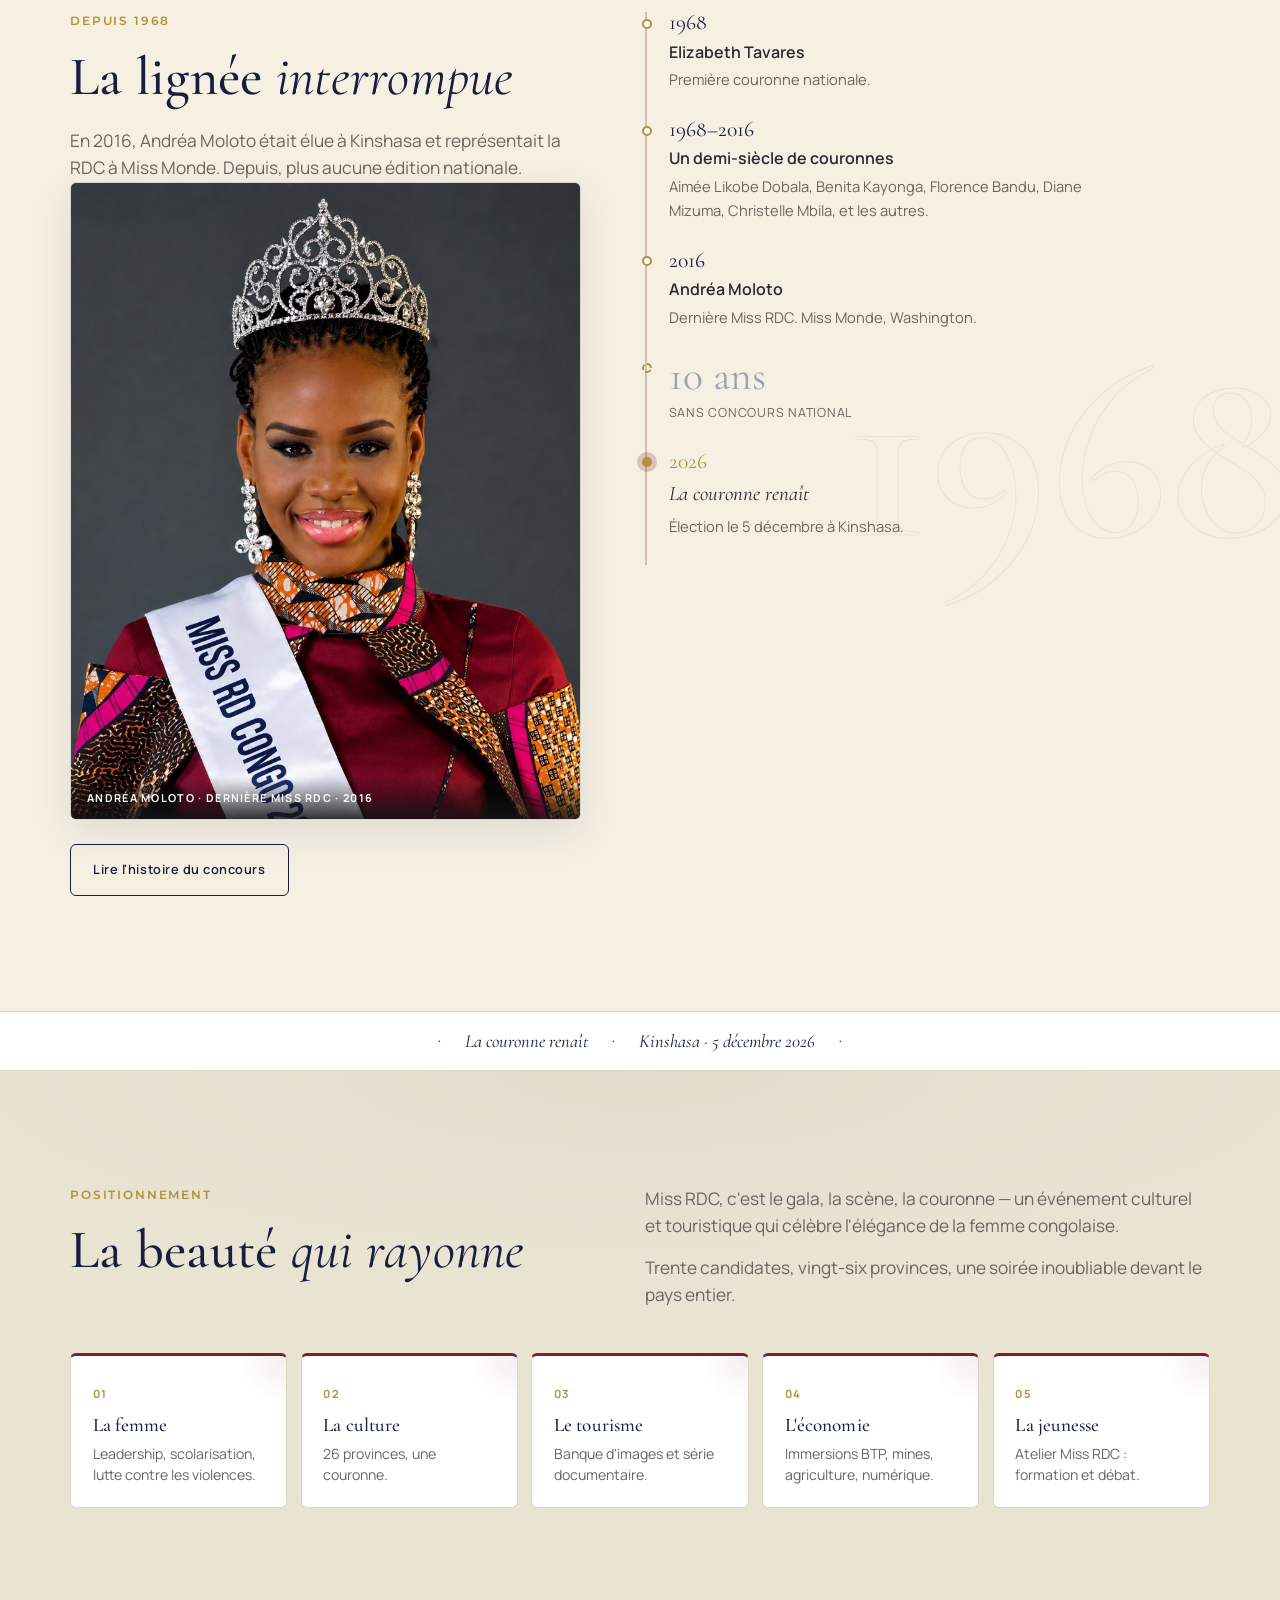
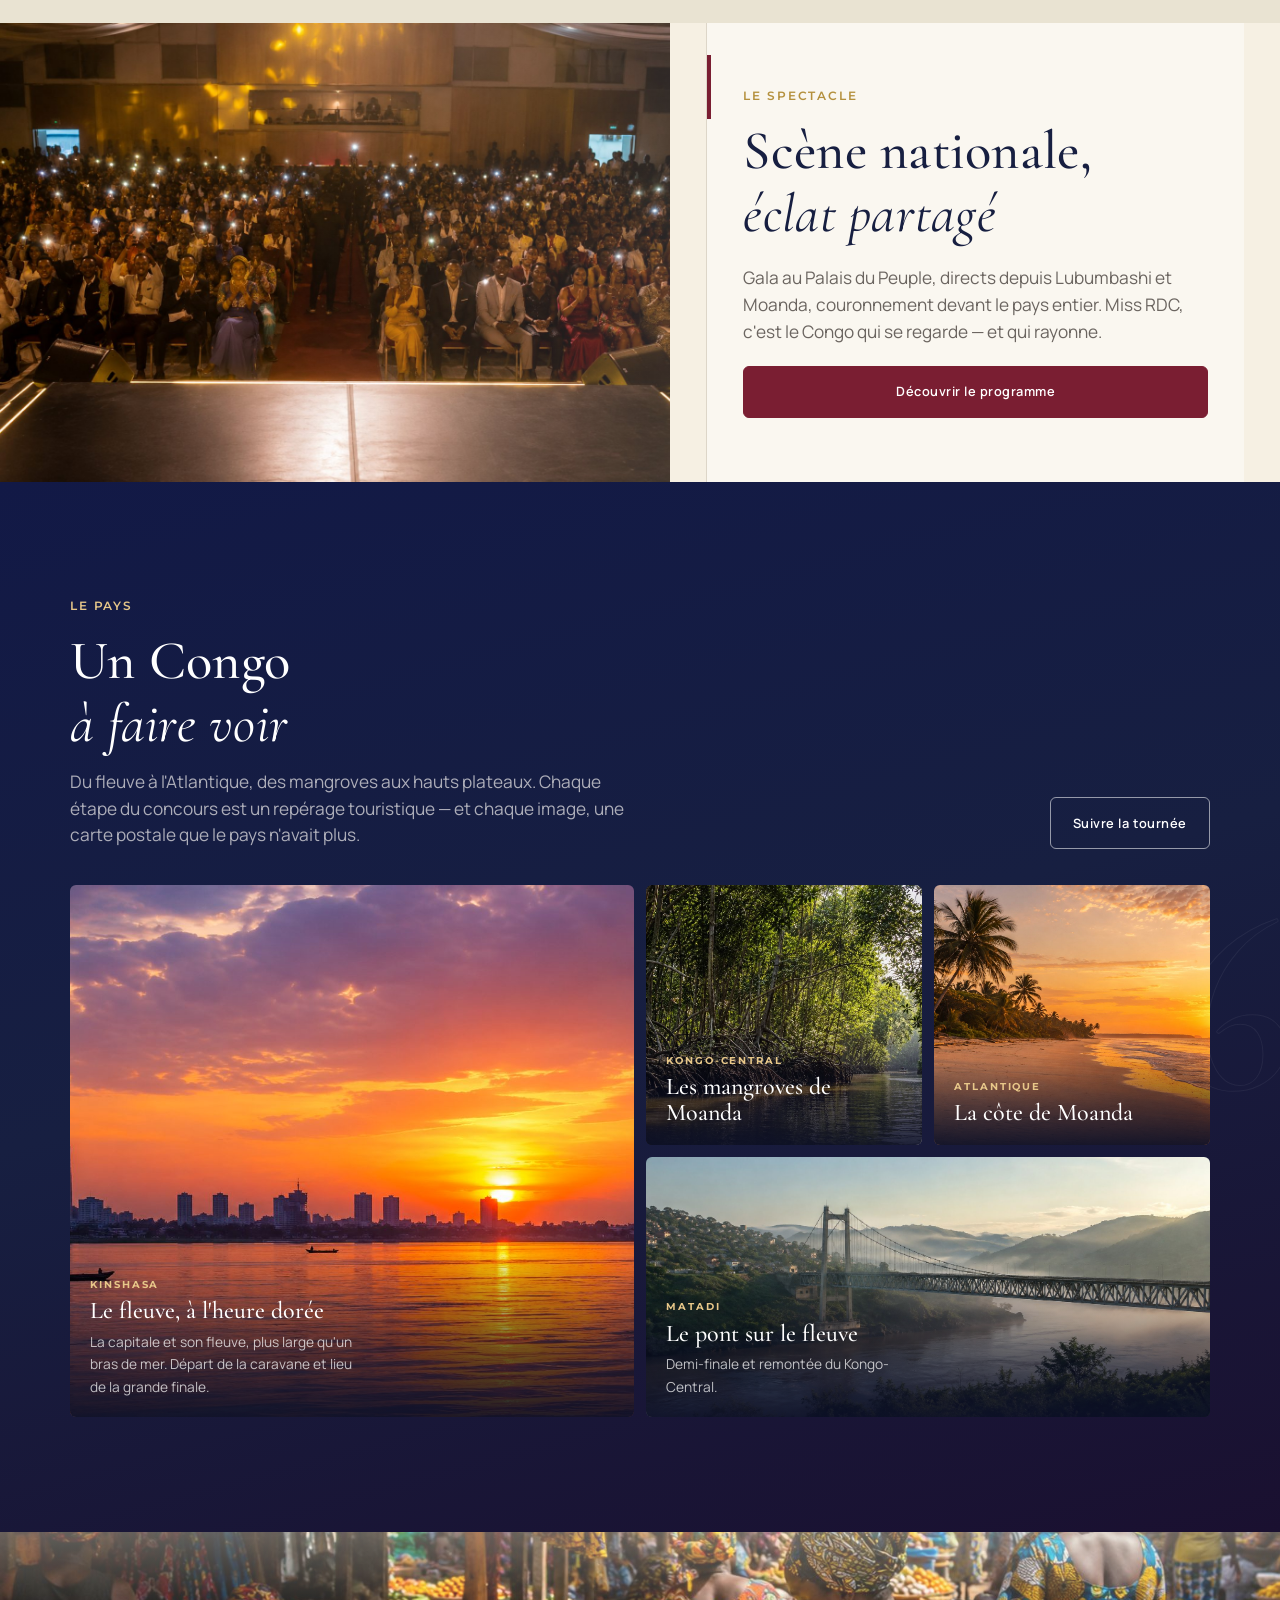
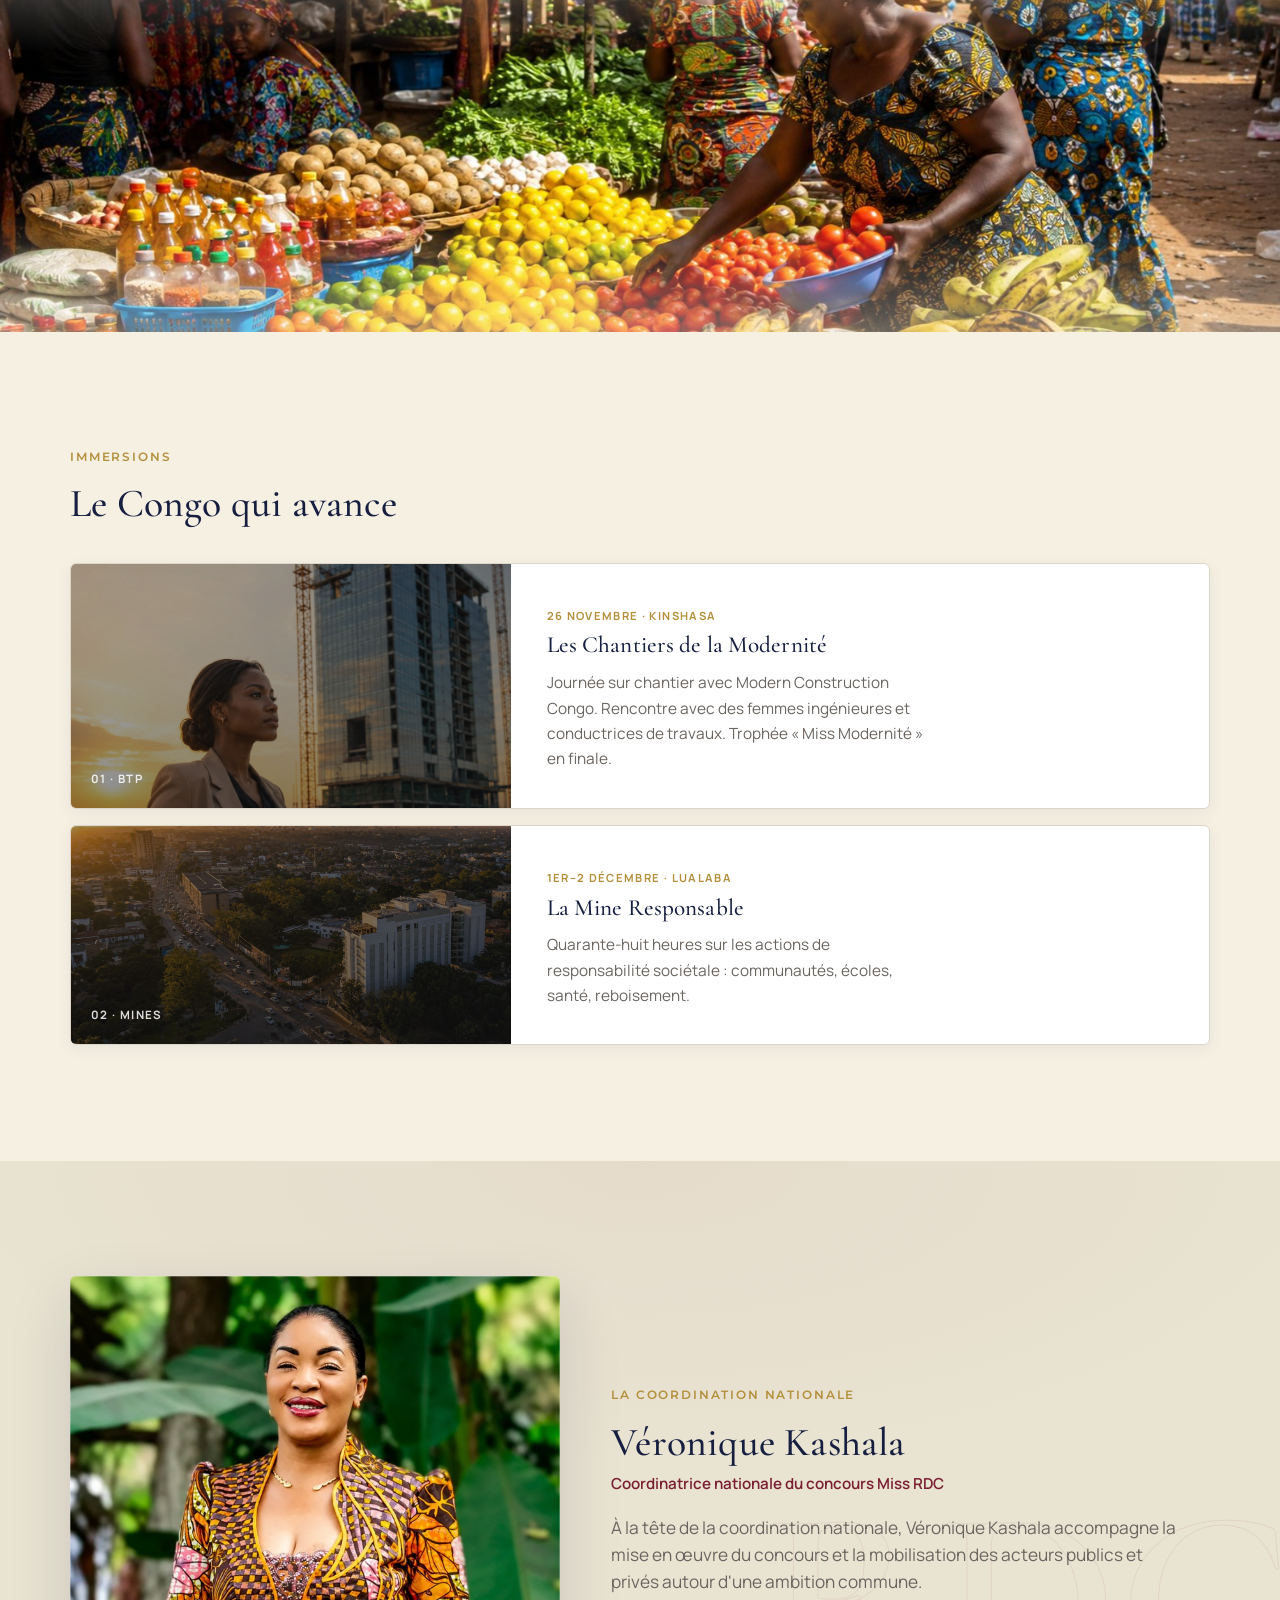
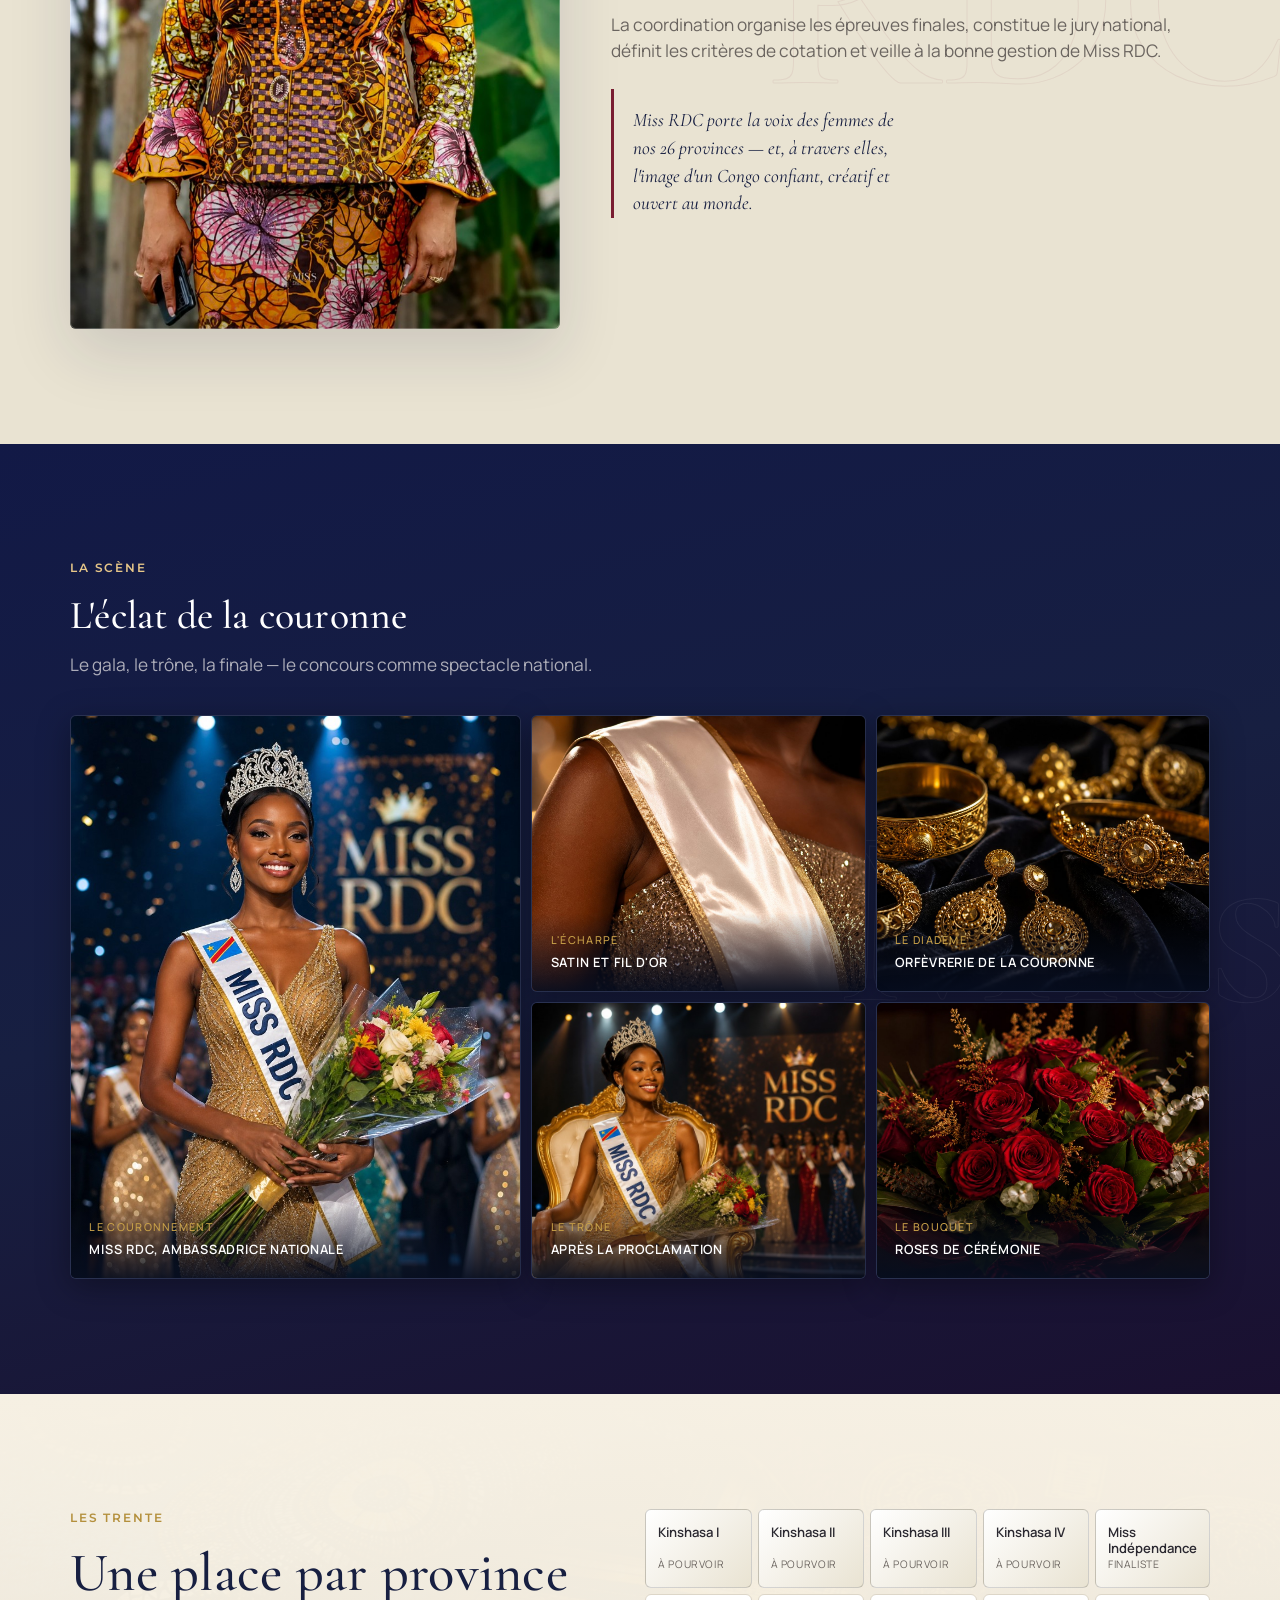
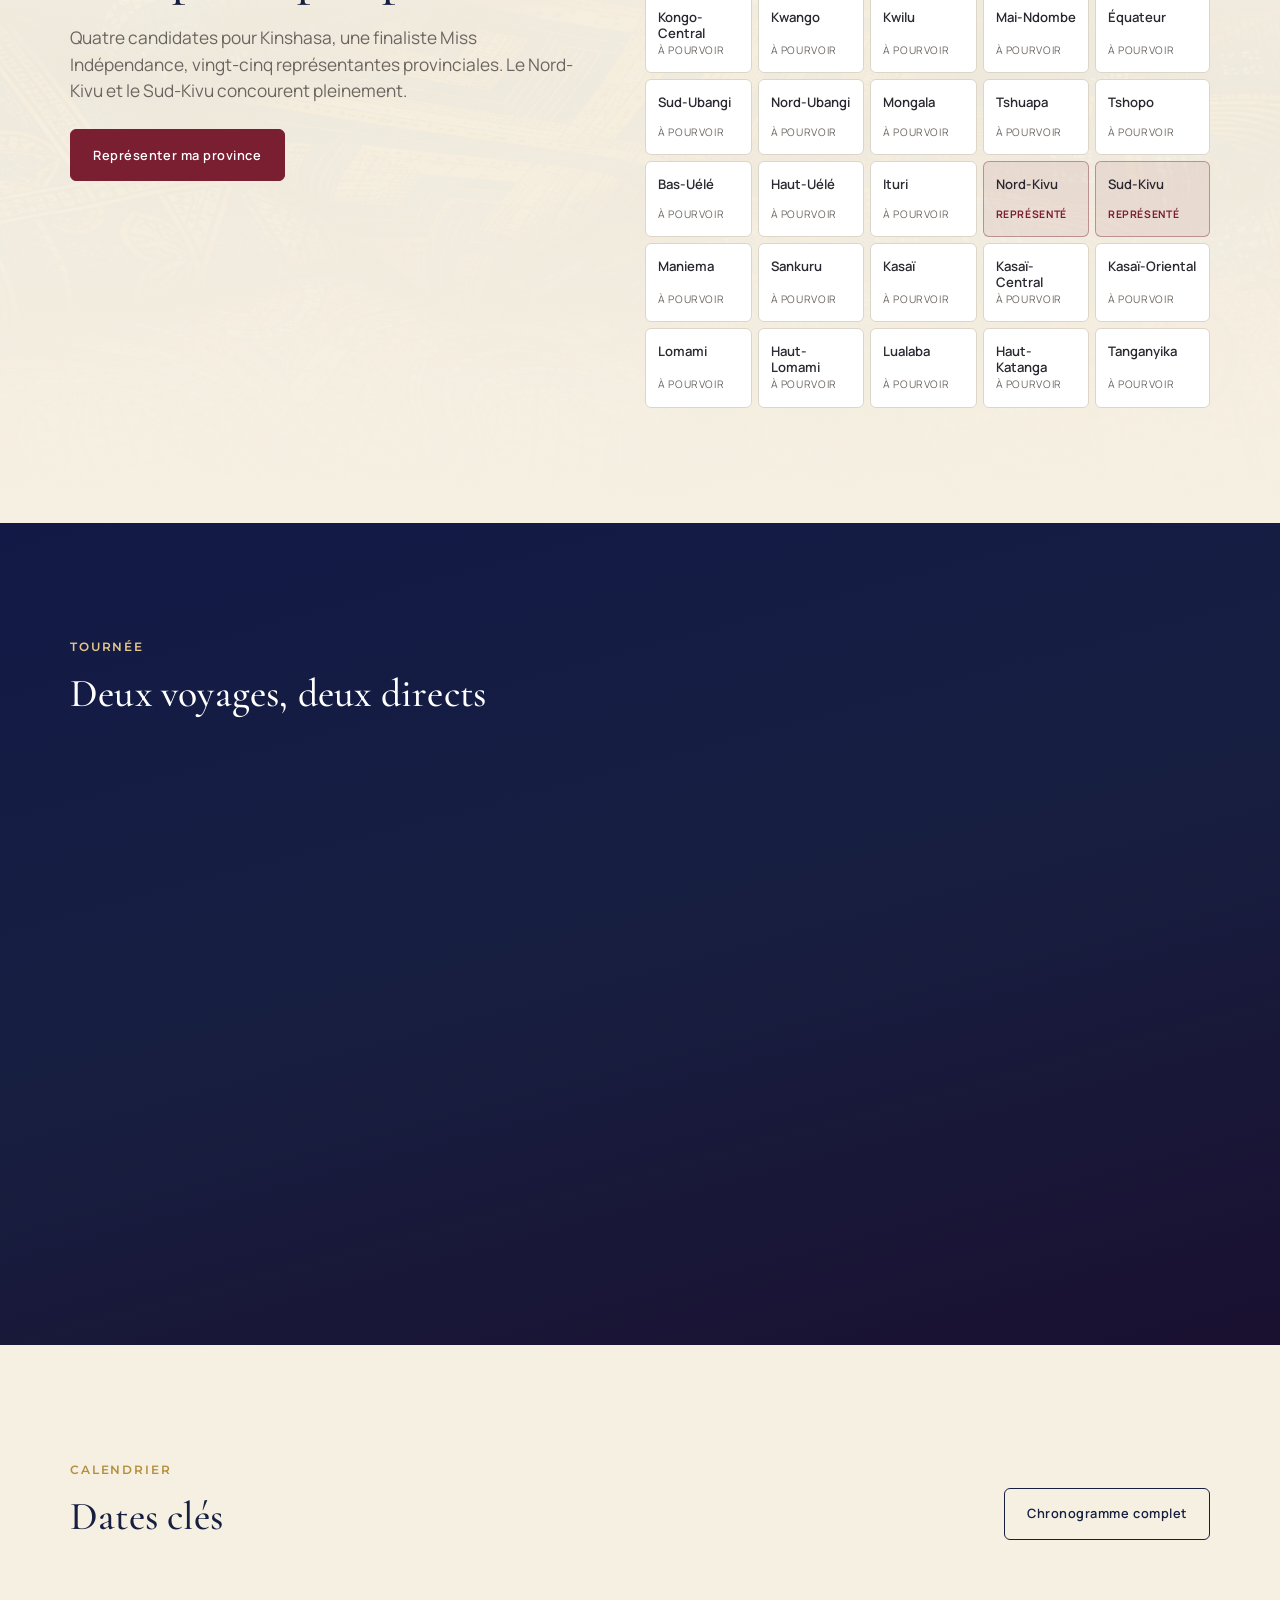
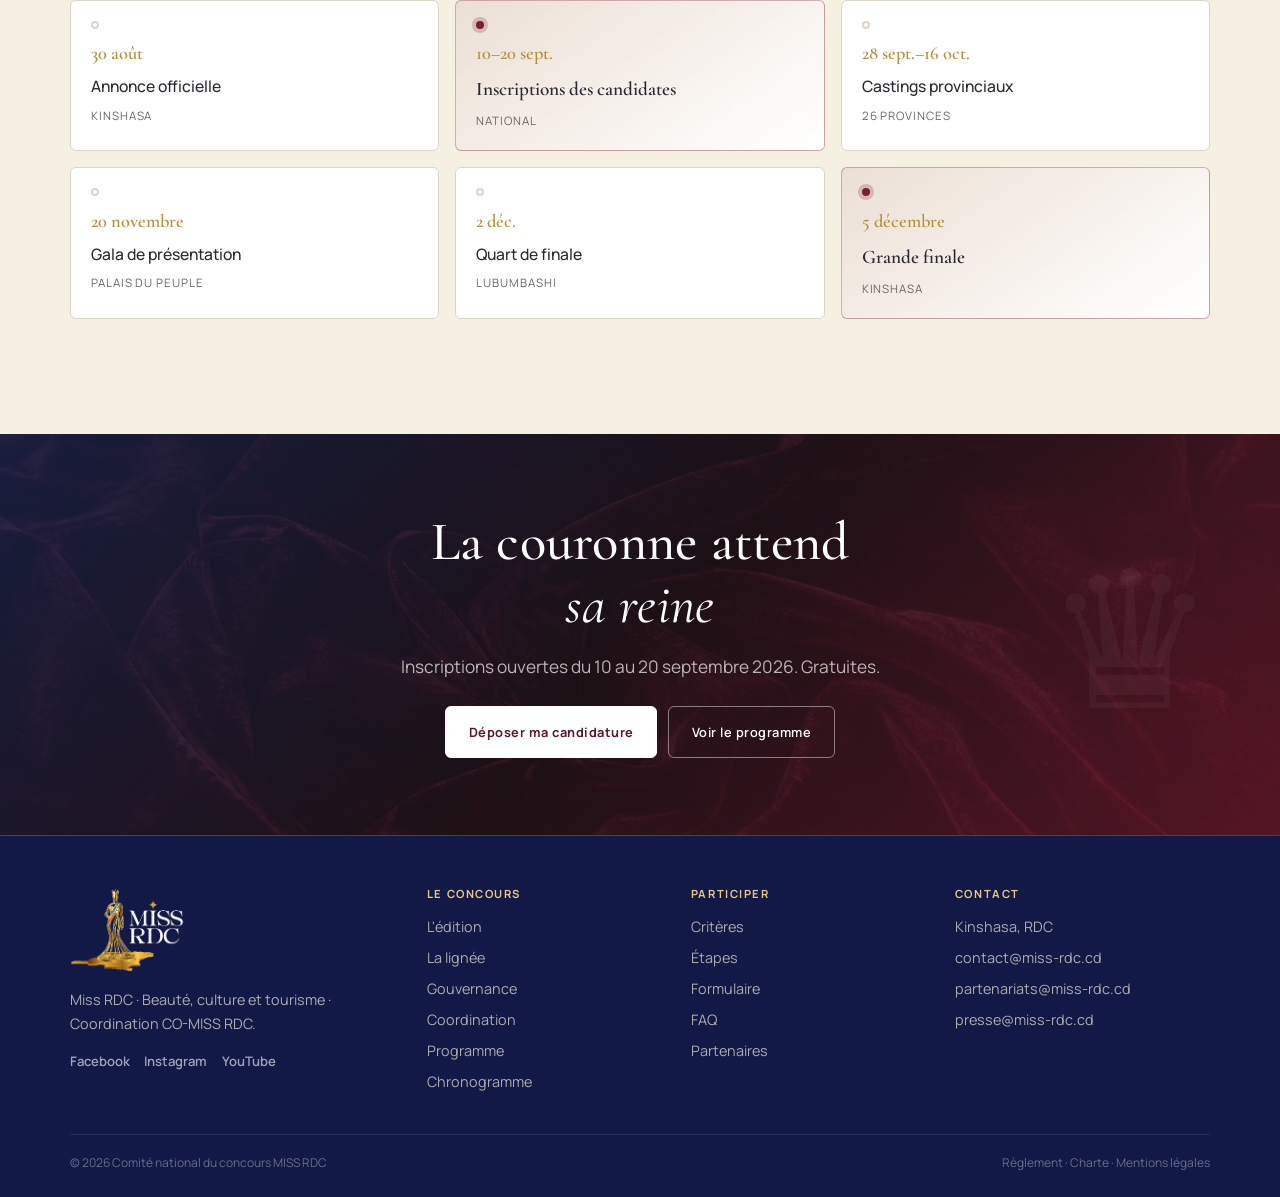
<file: _client-update/v2/miss rdc/index.html>
<!doctype html>
<html lang="fr">
<head>
<meta charset="utf-8">
<meta name="viewport" content="width=device-width,initial-scale=1">
<title>MISS RDC 2026 — Édition de la Renaissance</title>
<meta name="description" content="Révéler l'éclat du Congo. Miss RDC 2026 — événement beauté, culture et tourisme : 30 candidates, 26 provinces. Grande finale le 5 décembre 2026 à Kinshasa.">
<meta name="theme-color" content="#171F41">
<meta property="og:type" content="website">
<meta property="og:site_name" content="MISS RDC 2026">
<meta property="og:title" content="MISS RDC 2026 — Édition de la Renaissance">
<meta property="og:description" content="Révéler l'éclat du Congo. Miss RDC 2026 — beauté, culture et tourisme. Grande finale le 5 décembre 2026 à Kinshasa.">
<meta property="og:locale" content="fr_CD">
<link rel="icon" href="assets/img/favicon.png">
<meta name="author" content="Comité national du concours MISS RDC">
<link rel="preconnect" href="https://fonts.googleapis.com">
<link rel="preconnect" href="https://fonts.gstatic.com" crossorigin>
<link href="https://fonts.googleapis.com/css2?family=Cinzel:wght@600&family=Cormorant+Garamond:ital,wght@0,500;0,600;0,700;1,500&family=Manrope:wght@300;400;500;600&family=Montserrat:wght@600;700&display=swap" rel="stylesheet">
<link rel="stylesheet" href="assets/css/main.css">
</head>
<body>

<header class="nav">
  <a class="brand" href="index.html">
    <img class="brand-logo brand-logo-wide" src="assets/img/logo-miss-rdc.png" alt="Miss RDC" width="280" height="58">
  </a>
  <nav aria-label="Navigation principale">
    <ul class="menu">
      <li><a href="index.html" aria-current="page">Accueil</a></li>
      <li><a href="edition.html">L'édition</a></li>
      <li><a href="programme.html">Programme</a></li>
      <li><a href="participer.html">Participer</a></li>
      <li><a href="partenaires.html">Partenaires</a></li>
      <li><a class="btn btn-fill" href="participer.html">S'inscrire</a></li>
    </ul>
  </nav>
  <button class="burger" aria-label="Ouvrir le menu" aria-expanded="false"><span></span><span></span><span></span></button>
</header>

<section class="hero">
  <div class="hero-stage hero-stage--static">
    <figure class="hero-photo">
      <img src="assets/img/hero-podium.jpg" alt="Une candidate sur le podium de la grande finale, face au public" width="1086" height="1448" fetchpriority="high">
      <figcaption class="hero-caption">Grande finale · Palais du Peuple, Kinshasa</figcaption>
    </figure>
    <div class="hero-frame" aria-hidden="true"></div>
  </div>
  <div class="hero-panel">
    <span class="hero-badge hero-in d1">Grande finale · 5 décembre 2026</span>
    <p class="eyebrow hero-in d1">Beauté · Culture · Tourisme</p>
    <h1 class="hero-brand hero-in d2">Révéler l'<span class="accent">éclat</span> du Congo</h1>
    <p class="hero-copy hero-in d3">Trente femmes, vingt-six provinces, une couronne. Sous les lumières du gala, le rêve Miss RDC renaît à Kinshasa.</p>
    <div class="btns hero-in d4">
      <a class="btn btn-gold" href="participer.html">Déposer ma candidature</a>
      <a class="btn btn-line" href="partenaires.html">Devenir partenaire</a>
    </div>
    <div class="hero-tags hero-in d4" aria-hidden="true">
      <span>30 candidates</span><span>26 provinces</span><span>Inscriptions gratuites</span>
    </div>
    <div class="hero-bar hero-in d4">
      <div class="wrap">
        <div class="meta" data-countdown>
          <div><div class="v" data-u="j">—</div><div class="k">Jours</div></div>
          <div><div class="v" data-u="h">—</div><div class="k">Heures</div></div>
          <div><div class="v" data-u="m">—</div><div class="k">Minutes</div></div>
          <div><div class="v" data-u="s">—</div><div class="k">Secondes</div></div>
        </div>
        <div class="fin">Grande finale <b>5 décembre 2026 · Kinshasa</b></div>
      </div>
    </div>
  </div>
</section>

<div class="ticker ticker-a" aria-hidden="true">
  <div class="ticker-track">
    <span>30 candidates</span><span>26 provinces</span><span>Gala de couronnement</span><span>Inscriptions 10–20 septembre</span><span>Finale · 5 décembre</span><span>Éclat congolais</span>
    <span>30 candidates</span><span>26 provinces</span><span>Gala de couronnement</span><span>Inscriptions 10–20 septembre</span><span>Finale · 5 décembre</span><span>Éclat congolais</span>
  </div>
</div>

<div class="stats-bar" aria-label="Chiffres clés du concours">
  <div class="wrap">
    <div class="stats-bar-grid">
      <div class="stat-item"><span class="stat-n" data-count="30">30</span><span class="stat-l">Candidates</span></div>
      <div class="stat-item"><span class="stat-n" data-count="26">26</span><span class="stat-l">Provinces</span></div>
      <div class="stat-item"><span class="stat-n">5</span><span class="stat-l">Déc. · Finale</span></div>
      <div class="stat-item"><span class="stat-n">0&nbsp;$</span><span class="stat-l">Inscription gratuite</span></div>
    </div>
  </div>
</div>

<section class="bandeau" aria-label="Les finalistes de Miss RDC">
  <img src="assets/img/gala-finalistes.jpg" alt="Miss RDC et ses quatre dauphines sur la scène de la grande finale" width="1586" height="992" loading="lazy">
  <div class="bandeau-body">
    <p class="eyebrow">La grande finale</p>
    <h2 class="t-display">Cinq femmes,<br><span class="it">un pays entier</span></h2>
    <p class="lead">Au bout de quatre mois de tournée, d'ateliers et de directs, la couronne et ses deux dauphines. Le 5 décembre, à Kinshasa, devant la nation.</p>
    <span class="bandeau-tag">◆ 5 décembre 2026 · 20 h</span>
  </div>
</section>

<div class="ticker ticker-b" aria-hidden="true">
  <div class="ticker-track reverse">
    <span>Couronne d'or</span><span>Élégance congolaise</span><span>Palais du Peuple</span><span>Lubumbashi</span><span>Matadi</span><span>Moanda</span><span>Soirée de gala</span>
    <span>Couronne d'or</span><span>Élégance congolaise</span><span>Palais du Peuple</span><span>Lubumbashi</span><span>Matadi</span><span>Moanda</span><span>Soirée de gala</span>
  </div>
</div>

<section class="manifesto" aria-label="Message de campagne">
  <div class="manifesto-bg" aria-hidden="true"></div>
  <div class="wrap manifesto-inner rev">
    <p class="manifesto-kicker">MISS RDC 2026</p>
    <blockquote class="manifesto-quote">Sous les lumières du gala, <em>le Congo brille</em>. Une femme, une couronne, <em>un rêve</em> partagé par vingt-six provinces.</blockquote>
  </div>
</section>

<section class="sec sec-dark logo-film" id="identite">
  <div class="wrap logo-film-inner rev">
    <p class="eyebrow">L'univers Miss RDC</p>
    <h2 class="t-l">Révéler l'éclat du Congo</h2>
    <p class="lead">Plongez dans l'univers Miss RDC — élégance, lumière et fierté nationale, en images.</p>
    <div class="film-player">
      <video controls playsinline preload="metadata" poster="assets/img/gala-scene-large.jpg" aria-label="Vidéo de présentation du logo Miss RDC">
        <source src="assets/video/intro-miss-rdc.mp4" type="video/mp4">
      </video>
    </div>
  </div>
</section>

<section class="sec sec-rich" id="lignee">
  <span class="sec-watermark" aria-hidden="true">1968</span>
  <div class="wrap split">
    <div class="rev">
      <p class="eyebrow">Depuis 1968</p>
      <h2 class="t-xl">La lignée <span class="it">interrompue</span></h2>
      <p class="lead mt-lg">En 2016, Andréa Moloto était élue à Kinshasa et représentait la RDC à Miss Monde. Depuis, plus aucune édition nationale.</p>
      <figure class="lignee-visual mt-lg">
        <img src="assets/img/andrea-moloto-portrait.jpg" alt="Andréa Moloto, Miss RDC 2016" width="1024" height="1024" loading="lazy">
        <figcaption>Andréa Moloto · Dernière Miss RDC · 2016</figcaption>
      </figure>
      <div class="btns mt-lg">
        <a class="btn btn-line-dark" href="edition.html#lignee">Lire l'histoire du concours</a>
      </div>
    </div>
    <div class="lignee rev">
      <div class="nd">
        <span class="an">1968</span>
        <div class="qui">Elizabeth Tavares</div>
        <div class="det">Première couronne nationale.</div>
      </div>
      <div class="nd">
        <span class="an">1968–2016</span>
        <div class="qui">Un demi-siècle de couronnes</div>
        <div class="det">Aimée Likobe Dobala, Benita Kayonga, Florence Bandu, Diane Mizuma, Christelle Mbila, et les autres.</div>
      </div>
      <div class="nd">
        <span class="an">2016</span>
        <div class="qui">Andréa Moloto</div>
        <div class="det">Dernière Miss RDC. Miss Monde, Washington.</div>
      </div>
      <div class="nd nd-void">
        <div class="void-bar">
          <div class="big">10 ans</div>
          <div class="lbl">Sans concours national</div>
        </div>
      </div>
      <div class="nd nd-now">
        <span class="an">2026</span>
        <div class="qui">La couronne renaît</div>
        <div class="det">Élection le 5 décembre à Kinshasa.</div>
      </div>
    </div>
  </div>
</section>

<div class="deco-band" aria-hidden="true">
  <span>◆</span><span>La couronne renaît</span><span>◆</span><span>Kinshasa · 5 décembre 2026</span><span>◆</span>
</div>

<section class="sec sec-soft">
  <div class="wrap">
    <div class="split rev">
      <div>
        <p class="eyebrow">Positionnement</p>
        <h2 class="t-xl">La beauté <span class="it">qui rayonne</span></h2>
      </div>
      <div>
        <p class="lead">Miss RDC, c'est le gala, la scène, la couronne — un événement culturel et touristique qui célèbre l'élégance de la femme congolaise.</p>
        <p class="lead">Trente candidates, vingt-six provinces, une soirée inoubliable devant le pays entier.</p>
      </div>
    </div>
    <div class="pillars rev">
      <div class="pillar"><span class="num">01</span><h3>La femme</h3><p>Leadership, scolarisation, lutte contre les violences.</p></div>
      <div class="pillar"><span class="num">02</span><h3>La culture</h3><p>26 provinces, une couronne.</p></div>
      <div class="pillar"><span class="num">03</span><h3>Le tourisme</h3><p>Banque d'images et série documentaire.</p></div>
      <div class="pillar"><span class="num">04</span><h3>L'économie</h3><p>Immersions BTP, mines, agriculture, numérique.</p></div>
      <div class="pillar"><span class="num">05</span><h3>La jeunesse</h3><p>Atelier Miss RDC : formation et débat.</p></div>
    </div>
  </div>
</section>

<section class="sec spotlight">
  <div class="spotlight-visual rev" aria-hidden="true">
    <img src="assets/img/gala-public.jpg" alt="" width="1586" height="992" loading="lazy">
    <div class="spotlight-overlay"></div>
  </div>
  <div class="wrap spotlight-content rev">
    <p class="eyebrow">Le spectacle</p>
    <h2 class="t-xl">Scène nationale,<br><span class="it">éclat partagé</span></h2>
    <p class="lead mt-lg">Gala au Palais du Peuple, directs depuis Lubumbashi et Moanda, couronnement devant le pays entier. Miss RDC, c'est le Congo qui se regarde — et qui rayonne.</p>
    <a class="btn btn-fill mt-lg" href="programme.html">Découvrir le programme</a>
  </div>
</section>

<section class="sec sec-dark sec-rich" id="tourisme">
  <span class="sec-watermark light" aria-hidden="true">26</span>
  <div class="wrap">
    <div class="sec-head rev">
      <div class="sec-intro">
        <p class="eyebrow">Le pays</p>
        <h2 class="t-xl">Un Congo<br><span class="it">à faire voir</span></h2>
        <p class="lead">Du fleuve à l'Atlantique, des mangroves aux hauts plateaux. Chaque étape du concours est un repérage touristique — et chaque image, une carte postale que le pays n'avait plus.</p>
      </div>
      <a class="btn btn-line" href="programme.html">Suivre la tournée</a>
    </div>
    <div class="destinations rev">
      <figure class="dest">
        <img src="assets/img/kinshasa-fleuve.jpg" alt="Le fleuve Congo au coucher du soleil devant la skyline de Kinshasa" width="1774" height="887" loading="lazy">
        <figcaption><span>Kinshasa</span><b>Le fleuve, à l'heure dorée</b><em>La capitale et son fleuve, plus large qu'un bras de mer. Départ de la caravane et lieu de la grande finale.</em></figcaption>
      </figure>
      <figure class="dest">
        <img src="assets/img/mangroves-moanda.jpg" alt="Les canaux du parc marin des Mangroves de Moanda" width="1586" height="992" loading="lazy">
        <figcaption><span>Kongo-Central</span><b>Les mangroves de Moanda</b></figcaption>
      </figure>
      <figure class="dest">
        <img src="assets/img/moanda-plage.jpg" alt="La côte atlantique de Moanda au coucher du soleil" width="1586" height="992" loading="lazy">
        <figcaption><span>Atlantique</span><b>La côte de Moanda</b></figcaption>
      </figure>
      <figure class="dest">
        <img src="assets/img/matadi-fleuve.jpg" alt="Le pont de Matadi enjambant le fleuve Congo dans la brume du matin" width="1586" height="992" loading="lazy">
        <figcaption><span>Matadi</span><b>Le pont sur le fleuve</b><em>Demi-finale et remontée du Kongo-Central.</em></figcaption>
      </figure>
    </div>
  </div>
</section>

<section class="respiration" aria-hidden="true">
  <img src="assets/img/terroir-marche.jpg" alt="" width="1586" height="992" loading="lazy">
</section>

<section class="sec">
  <div class="wrap">
    <div class="sec-head rev">
      <div class="sec-intro">
        <p class="eyebrow">Immersions</p>
        <h2 class="t-l">Le Congo qui avance</h2>
      </div>
    </div>
    <article class="band rev">
      <div class="band-media b1" aria-hidden="true"></div>
      <div class="band-body">
        <span class="band-stamp">26 novembre · Kinshasa</span>
        <h3>Les Chantiers de la Modernité</h3>
        <p>Journée sur chantier avec Modern Construction Congo. Rencontre avec des femmes ingénieures et conductrices de travaux. Trophée « Miss Modernité » en finale.</p>
      </div>
    </article>
    <article class="band rev">
      <div class="band-media b2" aria-hidden="true"></div>
      <div class="band-body">
        <span class="band-stamp">1er–2 décembre · Lualaba</span>
        <h3>La Mine Responsable</h3>
        <p>Quarante-huit heures sur les actions de responsabilité sociétale : communautés, écoles, santé, reboisement.</p>
      </div>
    </article>
  </div>
</section>

<section class="sec sec-soft sec-rich" id="coordination">
  <span class="sec-watermark" aria-hidden="true">RDC</span>
  <div class="wrap">
    <div class="coord rev">
      <figure class="coord-photo">
        <img src="assets/img/veronique-kashala.jpg" alt="Véronique Kashala, coordinatrice nationale du concours Miss RDC" width="800" height="1000" loading="lazy">
      </figure>
      <div class="coord-body">
        <p class="eyebrow">La coordination nationale</p>
        <h2 class="t-l">Véronique Kashala</h2>
        <p class="role">Coordinatrice nationale du concours Miss RDC</p>
        <p class="lead">À la tête de la coordination nationale, Véronique Kashala accompagne la mise en œuvre du concours et la mobilisation des acteurs publics et privés autour d'une ambition commune.</p>
        <p class="lead">La coordination organise les épreuves finales, constitue le jury national, définit les critères de cotation et veille à la bonne gestion de Miss RDC.</p>
        <blockquote class="coord-quote">Miss RDC porte la voix des femmes de nos 26 provinces — et, à travers elles, l'image d'un Congo confiant, créatif et ouvert au monde.</blockquote>
      </div>
    </div>
  </div>
</section>

<section class="sec sec-dark sec-rich" id="galerie">
  <span class="sec-watermark light" aria-hidden="true">Miss</span>
  <div class="wrap">
    <div class="rev sec-head">
      <div class="sec-intro">
        <p class="eyebrow">La scène</p>
        <h2 class="t-l">L'éclat de la couronne</h2>
        <p class="lead">Le gala, le trône, la finale — le concours comme spectacle national.</p>
      </div>
    </div>
    <div class="gallery rev">
      <figure>
        <img src="assets/img/galerie-couronne.jpg" alt="Miss RDC couronnée, bouquet à la main, devant ses dauphines" width="819" height="1024" loading="lazy">
        <figcaption><span>Le couronnement</span>Miss RDC, ambassadrice nationale</figcaption>
      </figure>
      <figure>
        <img src="assets/img/echarpe-detail.jpg" alt="Détail d'une écharpe de satin bordée d'or sur une robe pailletée" width="1448" height="1086" loading="lazy">
        <figcaption><span>L'écharpe</span>Satin et fil d'or</figcaption>
      </figure>
      <figure>
        <img src="assets/img/bijoux-detail.jpg" alt="Diadème, bracelets et boucles d'oreilles dorés posés sur du velours sombre" width="1448" height="1086" loading="lazy">
        <figcaption><span>Le diadème</span>Orfèvrerie de la couronne</figcaption>
      </figure>
      <figure>
        <img src="assets/img/galerie-trone.jpg" alt="Miss RDC sur le trône" width="1024" height="682" loading="lazy">
        <figcaption><span>Le trône</span>Après la proclamation</figcaption>
      </figure>
      <figure>
        <img src="assets/img/fleurs-bouquet.jpg" alt="Bouquet de roses rouges de la cérémonie" width="1448" height="1086" loading="lazy">
        <figcaption><span>Le bouquet</span>Roses de cérémonie</figcaption>
      </figure>
    </div>
  </div>
</section>

<section class="sec sec-soft sec-photo sec-photo--texture">
  <div class="sec-photo-bg" aria-hidden="true">
    <img src="assets/img/texture-pagne.jpg" alt="" width="1774" height="887" loading="lazy">
  </div>
  <div class="wrap">
    <div class="split">
      <div class="rev">
        <p class="eyebrow">Les trente</p>
        <h2 class="t-xl">Une place par province</h2>
        <p class="lead mt-lg">Quatre candidates pour Kinshasa, une finaliste Miss Indépendance, vingt-cinq représentantes provinciales. Le Nord-Kivu et le Sud-Kivu concourent pleinement.</p>
        <div class="btns mt-lg">
          <a class="btn btn-fill" href="participer.html">Représenter ma province</a>
        </div>
      </div>
      <div>
        <div class="provs">
          <div class="prov kin"><span class="p-n">Kinshasa I</span><span class="p-s">À pourvoir</span></div>
          <div class="prov kin"><span class="p-n">Kinshasa II</span><span class="p-s">À pourvoir</span></div>
          <div class="prov kin"><span class="p-n">Kinshasa III</span><span class="p-s">À pourvoir</span></div>
          <div class="prov kin"><span class="p-n">Kinshasa IV</span><span class="p-s">À pourvoir</span></div>
          <div class="prov kin"><span class="p-n">Miss Indépendance</span><span class="p-s">Finaliste</span></div>
          <div class="prov"><span class="p-n">Kongo-Central</span><span class="p-s">À pourvoir</span></div>
          <div class="prov"><span class="p-n">Kwango</span><span class="p-s">À pourvoir</span></div>
          <div class="prov"><span class="p-n">Kwilu</span><span class="p-s">À pourvoir</span></div>
          <div class="prov"><span class="p-n">Mai-Ndombe</span><span class="p-s">À pourvoir</span></div>
          <div class="prov"><span class="p-n">Équateur</span><span class="p-s">À pourvoir</span></div>
          <div class="prov"><span class="p-n">Sud-Ubangi</span><span class="p-s">À pourvoir</span></div>
          <div class="prov"><span class="p-n">Nord-Ubangi</span><span class="p-s">À pourvoir</span></div>
          <div class="prov"><span class="p-n">Mongala</span><span class="p-s">À pourvoir</span></div>
          <div class="prov"><span class="p-n">Tshuapa</span><span class="p-s">À pourvoir</span></div>
          <div class="prov"><span class="p-n">Tshopo</span><span class="p-s">À pourvoir</span></div>
          <div class="prov"><span class="p-n">Bas-Uélé</span><span class="p-s">À pourvoir</span></div>
          <div class="prov"><span class="p-n">Haut-Uélé</span><span class="p-s">À pourvoir</span></div>
          <div class="prov"><span class="p-n">Ituri</span><span class="p-s">À pourvoir</span></div>
          <div class="prov est"><span class="p-n">Nord-Kivu</span><span class="p-s">Représenté</span></div>
          <div class="prov est"><span class="p-n">Sud-Kivu</span><span class="p-s">Représenté</span></div>
          <div class="prov"><span class="p-n">Maniema</span><span class="p-s">À pourvoir</span></div>
          <div class="prov"><span class="p-n">Sankuru</span><span class="p-s">À pourvoir</span></div>
          <div class="prov"><span class="p-n">Kasaï</span><span class="p-s">À pourvoir</span></div>
          <div class="prov"><span class="p-n">Kasaï-Central</span><span class="p-s">À pourvoir</span></div>
          <div class="prov"><span class="p-n">Kasaï-Oriental</span><span class="p-s">À pourvoir</span></div>
          <div class="prov"><span class="p-n">Lomami</span><span class="p-s">À pourvoir</span></div>
          <div class="prov"><span class="p-n">Haut-Lomami</span><span class="p-s">À pourvoir</span></div>
          <div class="prov"><span class="p-n">Lualaba</span><span class="p-s">À pourvoir</span></div>
          <div class="prov"><span class="p-n">Haut-Katanga</span><span class="p-s">À pourvoir</span></div>
          <div class="prov"><span class="p-n">Tanganyika</span><span class="p-s">À pourvoir</span></div>
        </div>
      </div>
    </div>
  </div>
</section>

<section class="sec sec-dark">
  <div class="wrap">
    <p class="eyebrow">Tournée</p>
    <h2 class="t-l">Deux voyages, deux directs</h2>
    <div class="grid g-2 mt-lg">
      <figure class="voyage-photo rev">
        <img src="assets/img/lubumbashi.jpg" alt="Lubumbashi en fin d'après-midi" width="1586" height="992" loading="lazy">
        <div class="voyage-body">
          <div class="no">01</div>
          <p class="eyebrow">29 novembre – 6 décembre</p>
          <h3 class="t-m">Lualaba &amp; Haut-Katanga</h3>
          <p class="lead lead-sm">Kolwezi, immersion minière, Gécamines, quart de finale à Lubumbashi (30 → 20).</p>
        </div>
      </figure>
      <figure class="voyage-photo rev">
        <img src="assets/img/matadi-fleuve.jpg" alt="Le pont de Matadi au petit matin" width="1586" height="992" loading="lazy">
        <div class="voyage-body">
          <div class="no">02</div>
          <p class="eyebrow">13 – 19 décembre</p>
          <h3 class="t-m">Kongo-Central</h3>
          <p class="lead lead-sm">Matadi, Mangroves, Kitona, demi-finale à Moanda (20 → 10).</p>
        </div>
      </figure>
    </div>
  </div>
</section>

<section class="sec">
  <div class="wrap">
    <div class="sec-head rev">
      <div class="sec-intro">
        <p class="eyebrow">Calendrier</p>
        <h2 class="t-l">Dates clés</h2>
      </div>
      <a class="btn btn-line-dark" href="programme.html#chrono">Chronogramme complet</a>
    </div>
    <div class="chrono rev">
      <div class="ev"><span class="d">30 août</span><span class="a">Annonce officielle</span><span class="l">Kinshasa</span></div>
      <div class="ev key"><span class="d">10–20 sept.</span><span class="a">Inscriptions des candidates</span><span class="l">National</span></div>
      <div class="ev"><span class="d">28 sept.–16 oct.</span><span class="a">Castings provinciaux</span><span class="l">26 provinces</span></div>
      <div class="ev"><span class="d">20 novembre</span><span class="a">Gala de présentation</span><span class="l">Palais du Peuple</span></div>
      <div class="ev"><span class="d">2 déc.</span><span class="a">Quart de finale</span><span class="l">Lubumbashi</span></div>
      <div class="ev key"><span class="d">5 décembre</span><span class="a">Grande finale</span><span class="l">Kinshasa</span></div>
    </div>
  </div>
</section>

<section class="sec-tight cta cta-velours">
  <div class="cta-velours-bg" aria-hidden="true">
    <img src="assets/img/texture-velours.jpg" alt="" width="1774" height="887" loading="lazy">
  </div>
  <span class="cta-watermark" aria-hidden="true">♛</span>
  <div class="wrap rev">
    <h2 class="t-xl">La couronne attend<br><span class="it">sa reine</span></h2>
    <p class="lead">Inscriptions ouvertes du 10 au 20 septembre 2026. Gratuites.</p>
    <div class="btns">
      <a class="btn btn-gold" href="participer.html">Déposer ma candidature</a>
      <a class="btn btn-line" href="programme.html">Voir le programme</a>
    </div>
  </div>
</section>

<footer class="foot">
  <div class="wrap">
    <div class="foot-grid">
      <div>
        <div class="brand" style="margin-bottom:1rem">
          <img class="brand-logo brand-logo-wide lg" src="assets/img/logo-miss-rdc.png" alt="Miss RDC" width="320" height="84">
        </div>
        <p style="font-size:.9rem;max-width:32ch;margin:0">Miss RDC · Beauté, culture et tourisme · Coordination CO-MISS RDC.</p>
        <div class="socials">
          <a href="#">Facebook</a>
          <a href="#">Instagram</a>
          <a href="#">YouTube</a>
        </div>
      </div>
      <div>
        <h4>Le concours</h4>
        <ul>
          <li><a href="edition.html">L'édition</a></li>
          <li><a href="edition.html#lignee">La lignée</a></li>
          <li><a href="edition.html#gouvernance">Gouvernance</a></li>
          <li><a href="index.html#coordination">Coordination</a></li>
          <li><a href="programme.html">Programme</a></li>
          <li><a href="programme.html#chrono">Chronogramme</a></li>
        </ul>
      </div>
      <div>
        <h4>Participer</h4>
        <ul>
          <li><a href="participer.html#criteres">Critères</a></li>
          <li><a href="participer.html#etapes">Étapes</a></li>
          <li><a href="participer.html#formulaire">Formulaire</a></li>
          <li><a href="participer.html#faq">FAQ</a></li>
          <li><a href="partenaires.html">Partenaires</a></li>
        </ul>
      </div>
      <div>
        <h4>Contact</h4>
        <ul>
          <li>Kinshasa, RDC</li>
          <li><a href="mailto:contact@miss-rdc.cd">contact@miss-rdc.cd</a></li>
          <li><a href="mailto:partenariats@miss-rdc.cd">partenariats@miss-rdc.cd</a></li>
          <li><a href="mailto:presse@miss-rdc.cd">presse@miss-rdc.cd</a></li>
        </ul>
      </div>
    </div>
    <div class="fine">
      <span>© 2026 Comité national du concours MISS RDC</span>
      <span>Règlement · Charte · Mentions légales</span>
    </div>
  </div>
</footer>
<script src="assets/js/main.js"></script>
</body>
</html>
</file>
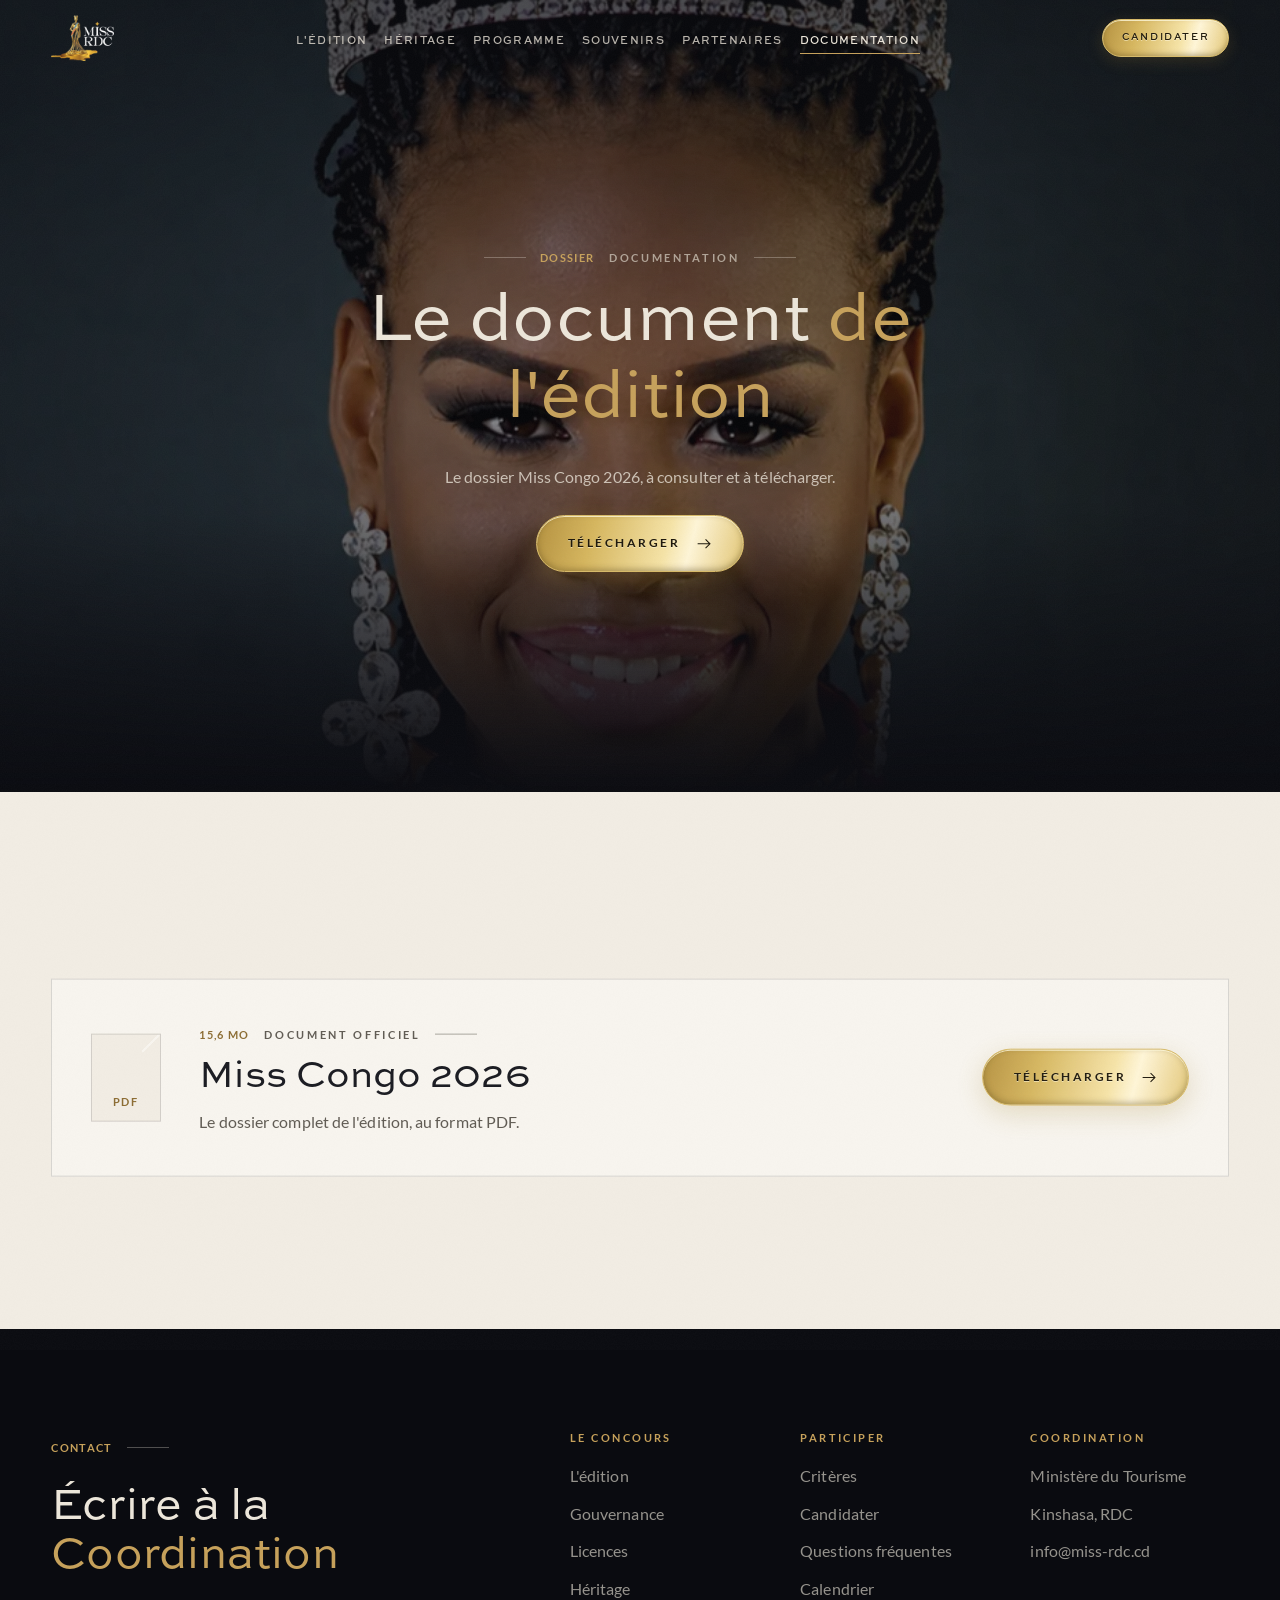
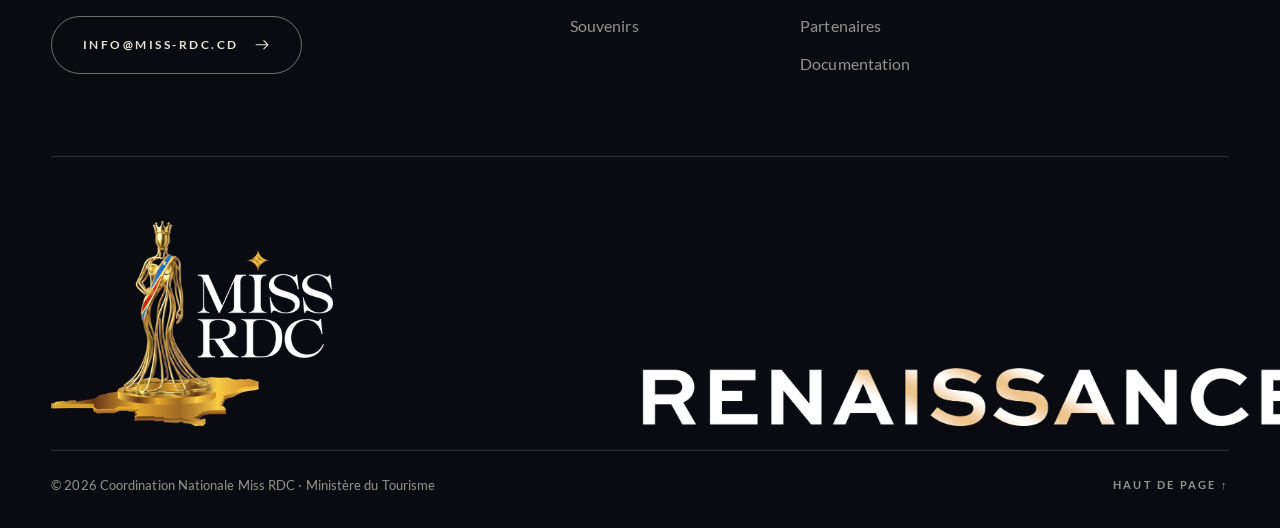
<file: documentation.html>
<!doctype html>
<html lang="fr">
<head>
<meta charset="utf-8">
<meta name="viewport" content="width=device-width,initial-scale=1">
<title>Documentation · Miss RDC 2026</title>
<meta name="description" content="Télécharger le dossier Miss Congo 2026, document officiel de l'édition.">
<meta name="theme-color" content="#0a0b10">
<link rel="canonical" href="https://miss-rdc.cd/documentation.html">
<meta property="og:type" content="website">
<meta property="og:site_name" content="Miss RDC 2026">
<meta property="og:locale" content="fr_CD">
<meta property="og:title" content="Documentation · Miss RDC 2026">
<meta property="og:description" content="Télécharger le dossier Miss Congo 2026, document officiel de l'édition.">
<meta property="og:url" content="https://miss-rdc.cd/documentation.html">
<meta property="og:image" content="https://miss-rdc.cd/assets/img/og-miss-rdc.jpg">
<meta property="og:image:width" content="1200">
<meta property="og:image:height" content="630">
<meta name="twitter:card" content="summary_large_image">
<link rel="icon" type="image/png" href="assets/img/favicon-64.png">
<link rel="apple-touch-icon" href="assets/img/apple-touch-icon.png">
<link rel="stylesheet" href="assets/css/fonts.css">
<link rel="stylesheet" href="assets/css/main.css">
<script>(function(h){if(matchMedia('(prefers-reduced-motion: reduce)').matches)return;h.classList.add('motion');try{if(sessionStorage.getItem('mrdc-curtain')){sessionStorage.removeItem('mrdc-curtain');h.classList.add('is-arriving')}}catch(e){}setTimeout(function(){if(!window.__mrdcReady)h.classList.remove('motion','is-arriving')},2000)})(document.documentElement)</script>
</head>
<body class="page-documentation">
<a class="skip" href="#main">Aller au contenu</a>
<header class="nav">
  <div class="wrap nav-in">
    <a class="brand" href="index.html" aria-label="Miss RDC, accueil"><img src="assets/img/logo-nav.png" alt="Miss RDC" width="164" height="120"></a>
    <nav aria-label="Navigation principale">
      <ul class="menu">
        <li><a href="edition.html">L'édition</a></li>
        <li><a href="heritage.html">Héritage</a></li>
        <li><a href="programme.html">Programme</a></li>
        <li><a href="souvenir.html">Souvenirs</a></li>
        <li><a href="partenaires.html">Partenaires</a></li>
        <li><a href="documentation.html" aria-current="page">Documentation</a></li>
      </ul>
    </nav>
    <a class="btn btn--gold nav-cta" href="participer.html" data-magnetic>Candidater</a>
    <button class="burger" type="button" aria-label="Ouvrir le menu" aria-expanded="false" aria-controls="drawer"><span></span><span></span></button>
  </div>
</header>
<div class="drawer" id="drawer" aria-hidden="true">
  <ol>
    <li><a href="index.html">Accueil</a></li>
    <li><a href="edition.html">L'édition</a></li>
    <li><a href="heritage.html">Héritage</a></li>
    <li><a href="programme.html">Programme</a></li>
    <li><a href="souvenir.html">Souvenirs</a></li>
    <li><a href="partenaires.html">Partenaires</a></li>
    <li><a href="documentation.html" aria-current="page">Documentation</a></li>
    <li><a href="participer.html">Candidater</a></li>
  </ol>
  <div class="drawer-foot"><span>Coordination Nationale Miss RDC</span><a href="mailto:info@miss-rdc.cd">info@miss-rdc.cd</a></div>
</div>
<div class="curtain" aria-hidden="true"></div>
<main id="main">

<section class="page-hero">
  <div class="page-hero-media" aria-hidden="true">
    <img src="assets/img/doc/miss-couronnee.webp" alt="" width="930" height="922" fetchpriority="high">
  </div>
  <div class="wrap page-hero-body">
    <p class="label" data-hero><b>Dossier</b> Documentation</p>
    <h1 class="h1" data-split="hero">Le document <em>de l'édition</em></h1>
    <div class="page-hero-foot">
      <p class="lead" data-hero>Le dossier Miss Congo 2026, à consulter et à télécharger.</p>
      <a class="btn btn--gold" href="assets/docs/miss-congo-2026.pdf" download="MISS_CONGO_2026.pdf" data-hero data-magnetic data-arrow>Télécharger</a>
    </div>
  </div>
</section>

<section class="section theme-ivory" aria-label="Document à télécharger">
  <div class="wrap">
    <article class="doc-panel" data-reveal>
      <span class="doc-mark">PDF</span>
      <div>
        <p class="label"><b>15,6 Mo</b> Document officiel</p>
        <h2>Miss Congo 2026</h2>
        <p>Le dossier complet de l'édition, au format PDF.</p>
      </div>
      <a class="btn btn--gold" href="assets/docs/miss-congo-2026.pdf" download="MISS_CONGO_2026.pdf" data-magnetic data-arrow>Télécharger</a>
    </article>
  </div>
</section>

</main>
<footer class="foot">
  <div class="wrap">
    <div class="foot-top">
      <div>
        <p class="label"><b>Contact</b></p>
        <h2 class="h2" style="margin-top:1.4rem">Écrire à la <em>Coordination</em></h2>
        <div class="btns" style="margin-top:2.2rem"><a class="btn btn--light" href="mailto:info@miss-rdc.cd" data-magnetic data-arrow>info@miss-rdc.cd</a></div>
      </div>
      <div class="foot-cols">
        <div>
          <h4>Le concours</h4>
          <ul>
            <li><a href="edition.html">L'édition</a></li>
            <li><a href="edition.html#gouvernance">Gouvernance</a></li>
            <li><a href="edition.html#licences">Licences</a></li>
            <li><a href="heritage.html">Héritage</a></li>
            <li><a href="souvenir.html">Souvenirs</a></li>
          </ul>
        </div>
        <div>
          <h4>Participer</h4>
          <ul>
            <li><a href="participer.html#criteres">Critères</a></li>
            <li><a href="participer.html#formulaire">Candidater</a></li>
            <li><a href="participer.html#faq">Questions fréquentes</a></li>
            <li><a href="programme.html#calendrier">Calendrier</a></li>
            <li><a href="partenaires.html">Partenaires</a></li>
            <li><a href="documentation.html" aria-current="page">Documentation</a></li>
          </ul>
        </div>
        <div>
          <h4>Coordination</h4>
          <ul>
            <li>Ministère du Tourisme</li>
            <li>Kinshasa, RDC</li>
            <li><a href="mailto:info@miss-rdc.cd">info@miss-rdc.cd</a></li>
          </ul>
        </div>
      </div>
    </div>
    <div class="foot-mark">
      <img src="assets/img/logo-footer.png" alt="Miss RDC" width="411" height="300" loading="lazy">
      <img class="foot-word" src="assets/img/renaissance-footer.webp" alt="Renaissance" width="1800" height="157" loading="lazy">
    </div>
    <div class="fine">
      <span>© 2026 Coordination Nationale Miss RDC · Ministère du Tourisme</span>
      <button class="to-top" type="button" data-top>Haut de page ↑</button>
    </div>
  </div>
</footer>
<script src="assets/vendor/gsap.min.js"></script>
<script src="assets/vendor/ScrollTrigger.min.js"></script>
<script src="assets/vendor/SplitText.min.js"></script>
<script src="assets/vendor/lenis.min.js"></script>
<script src="assets/js/main.js"></script>
</body>
</html>
</file>
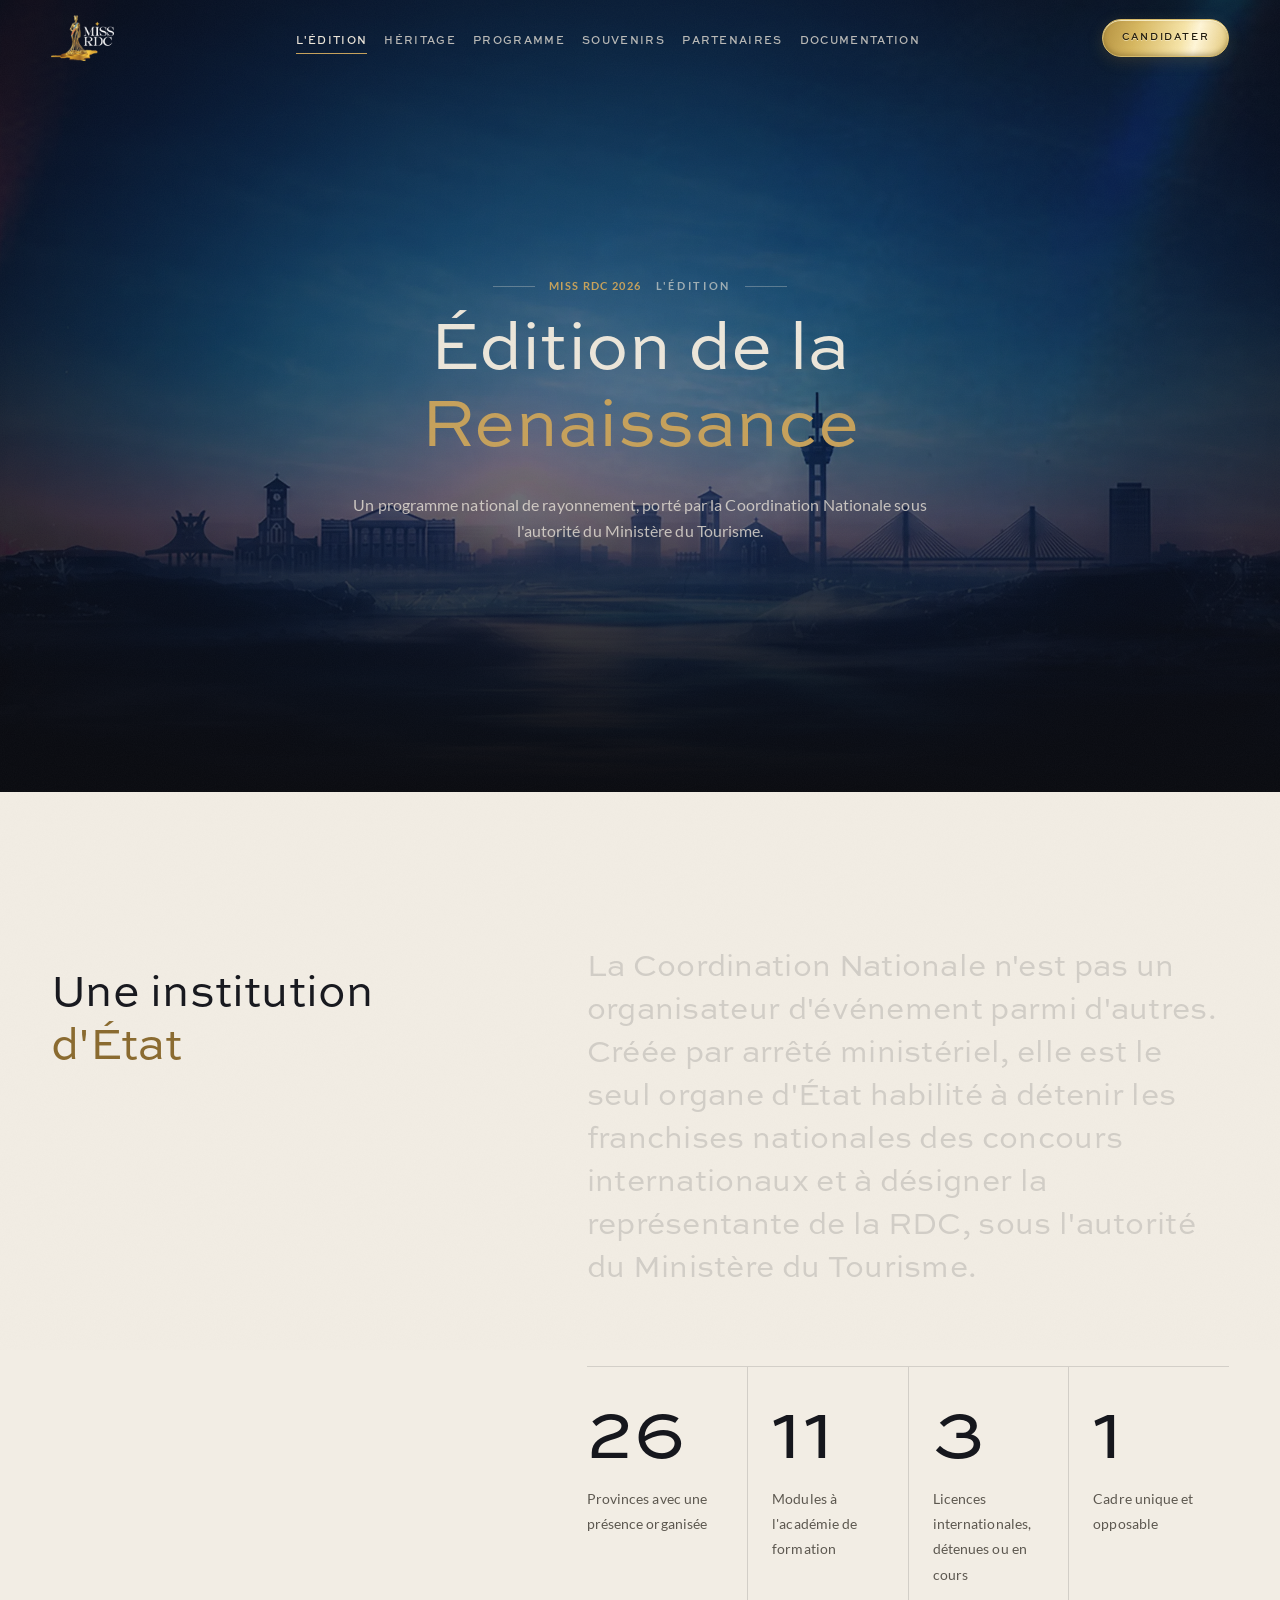
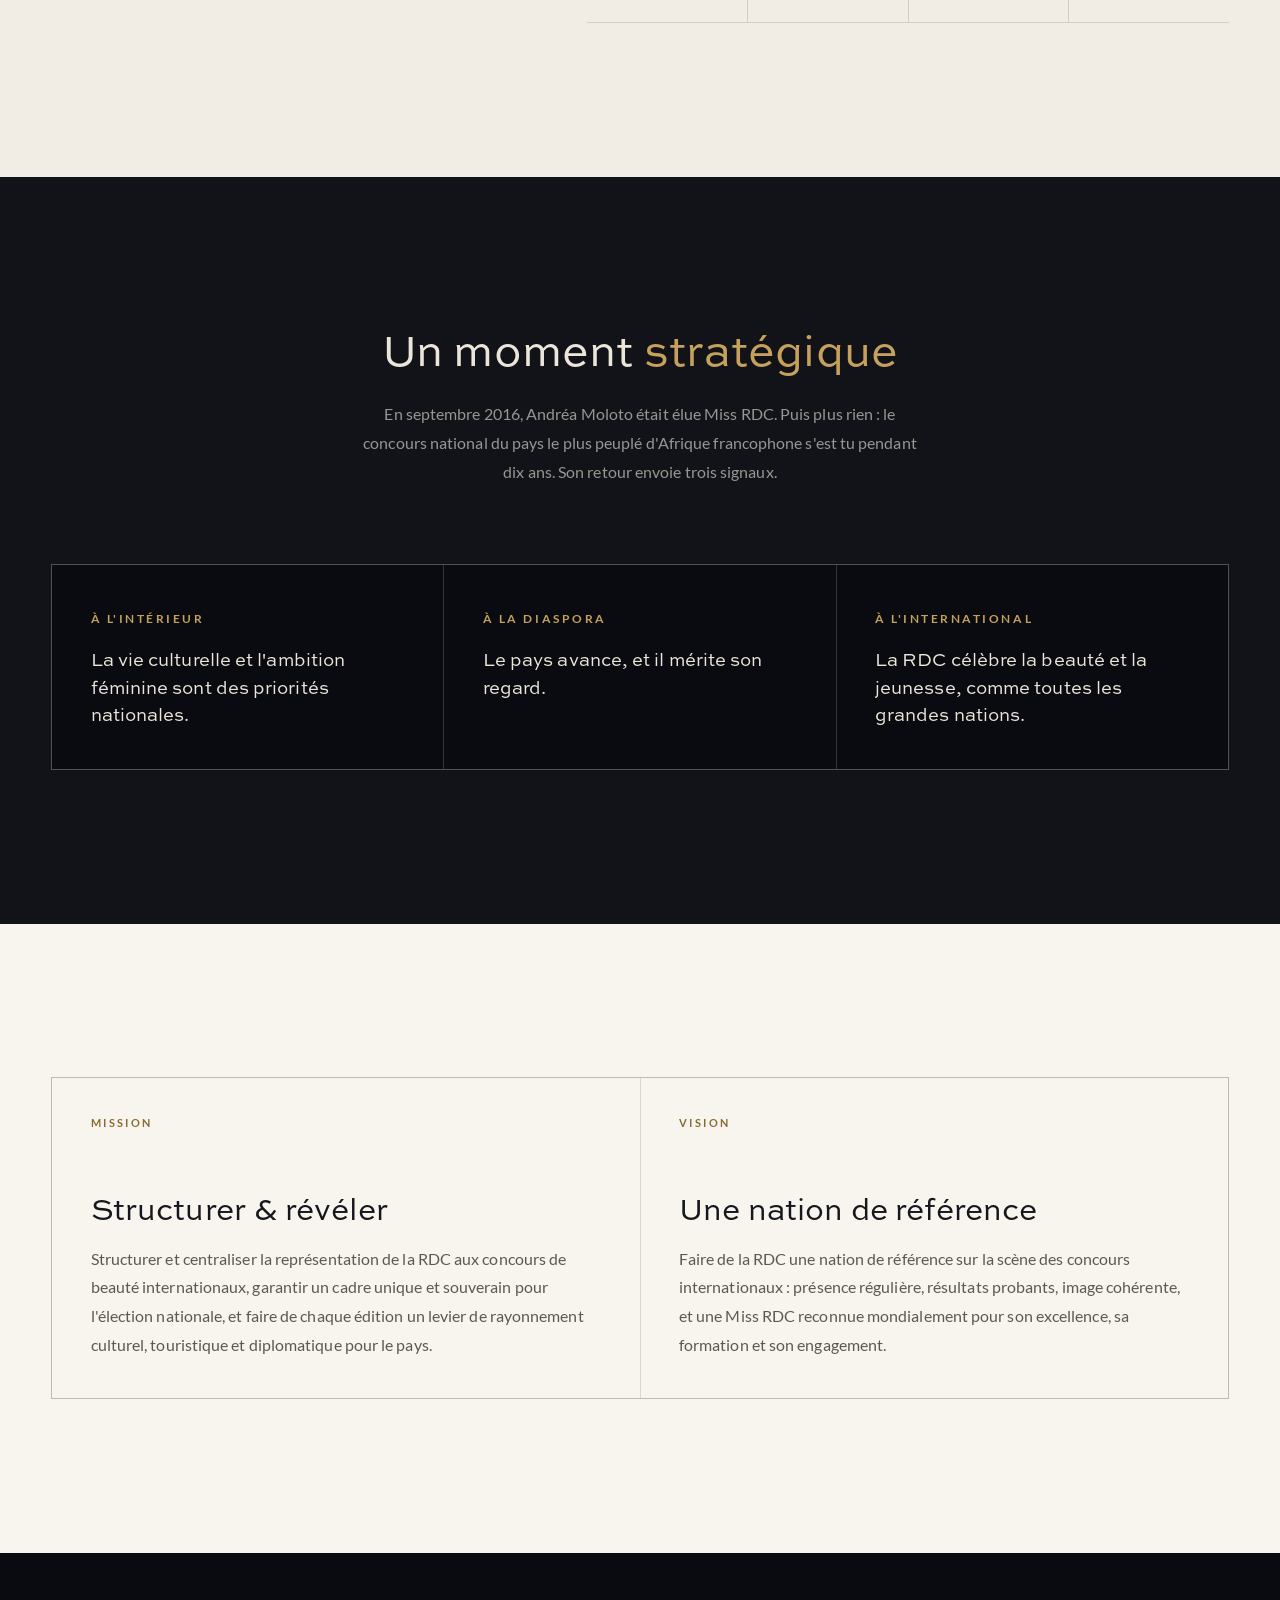
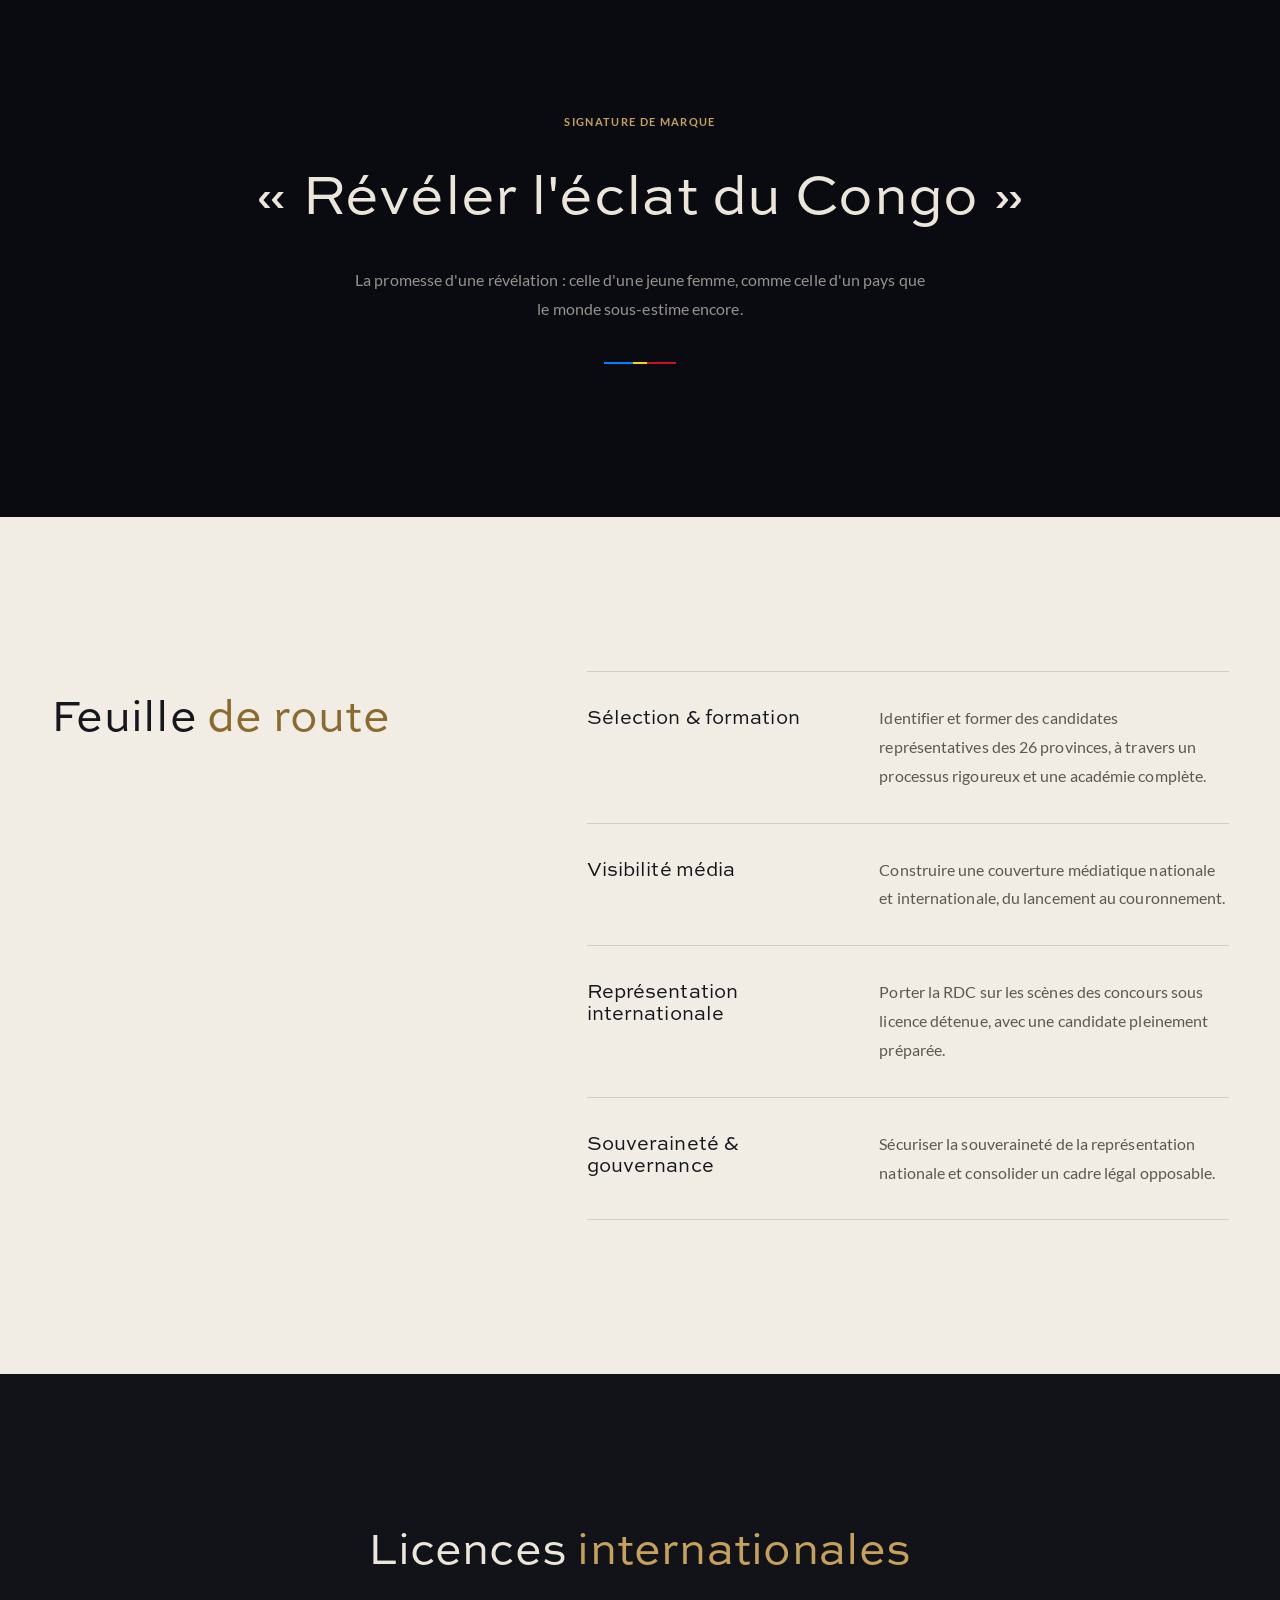
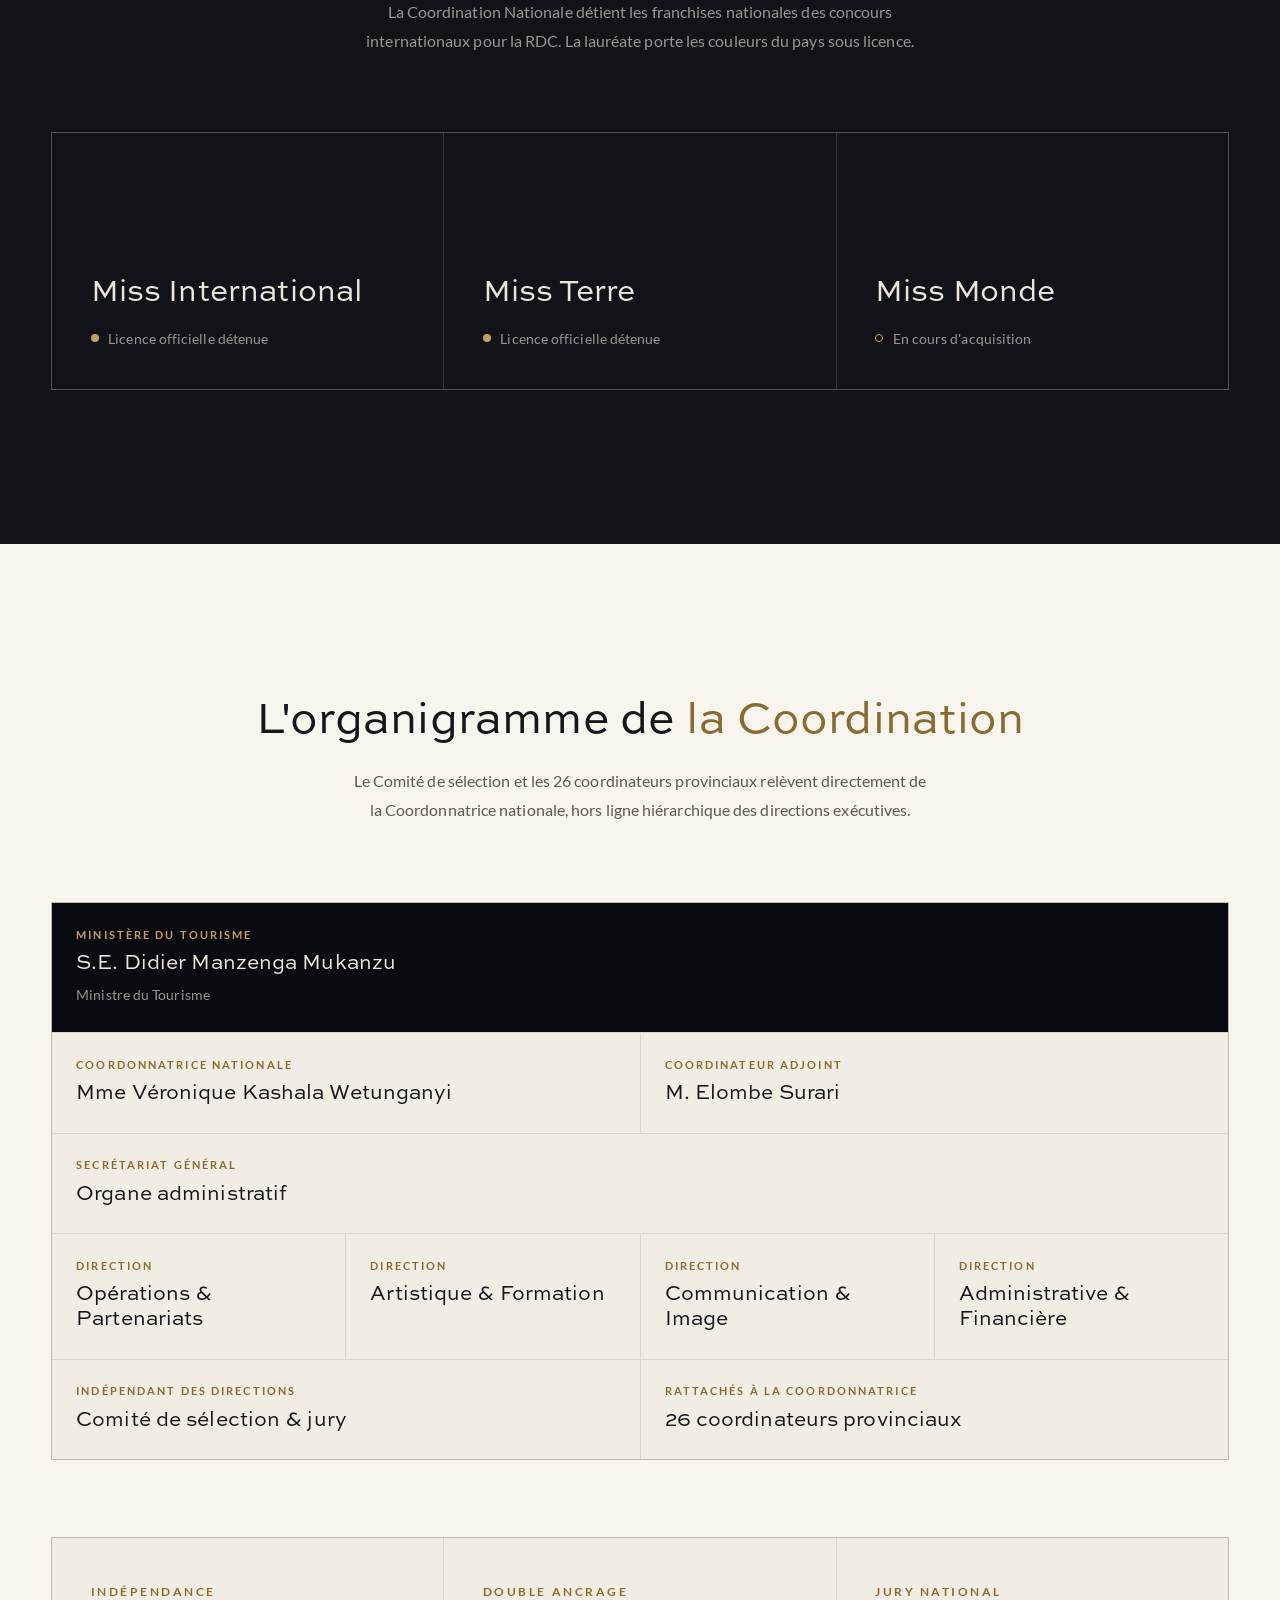
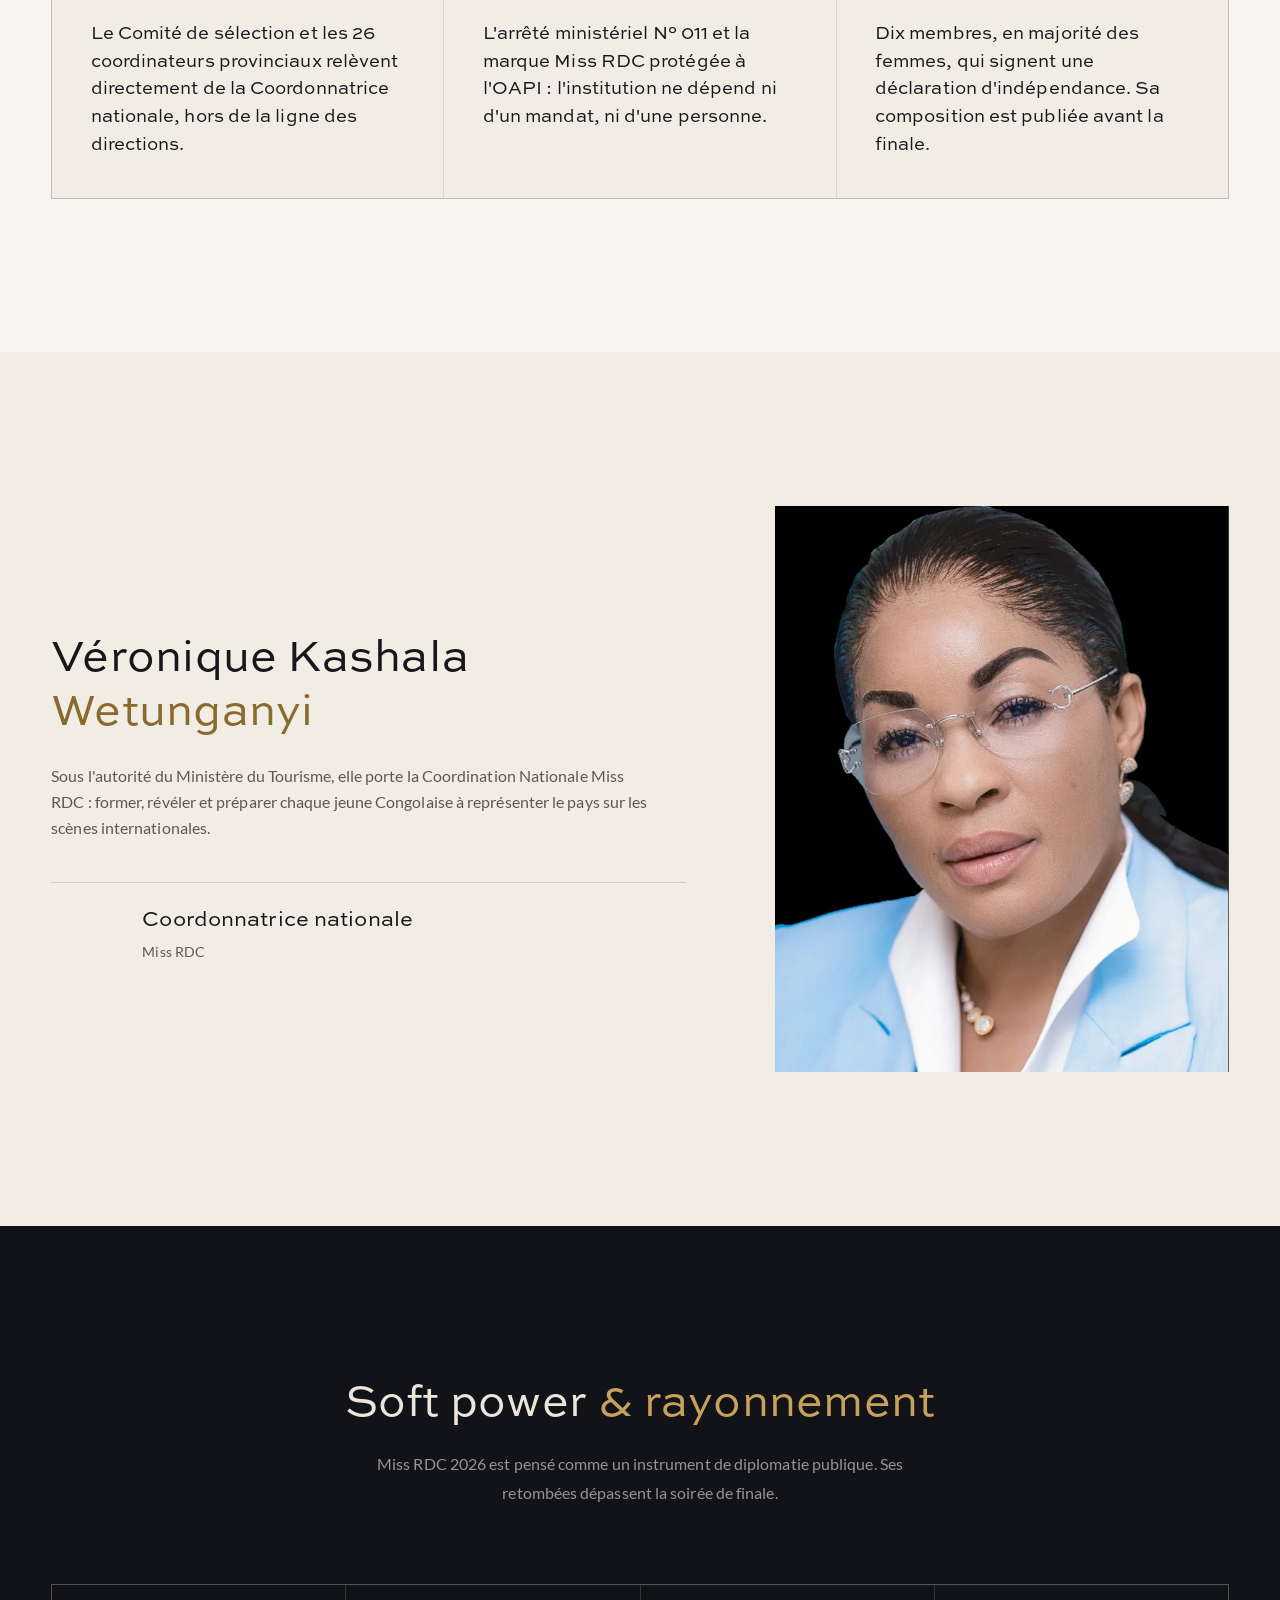
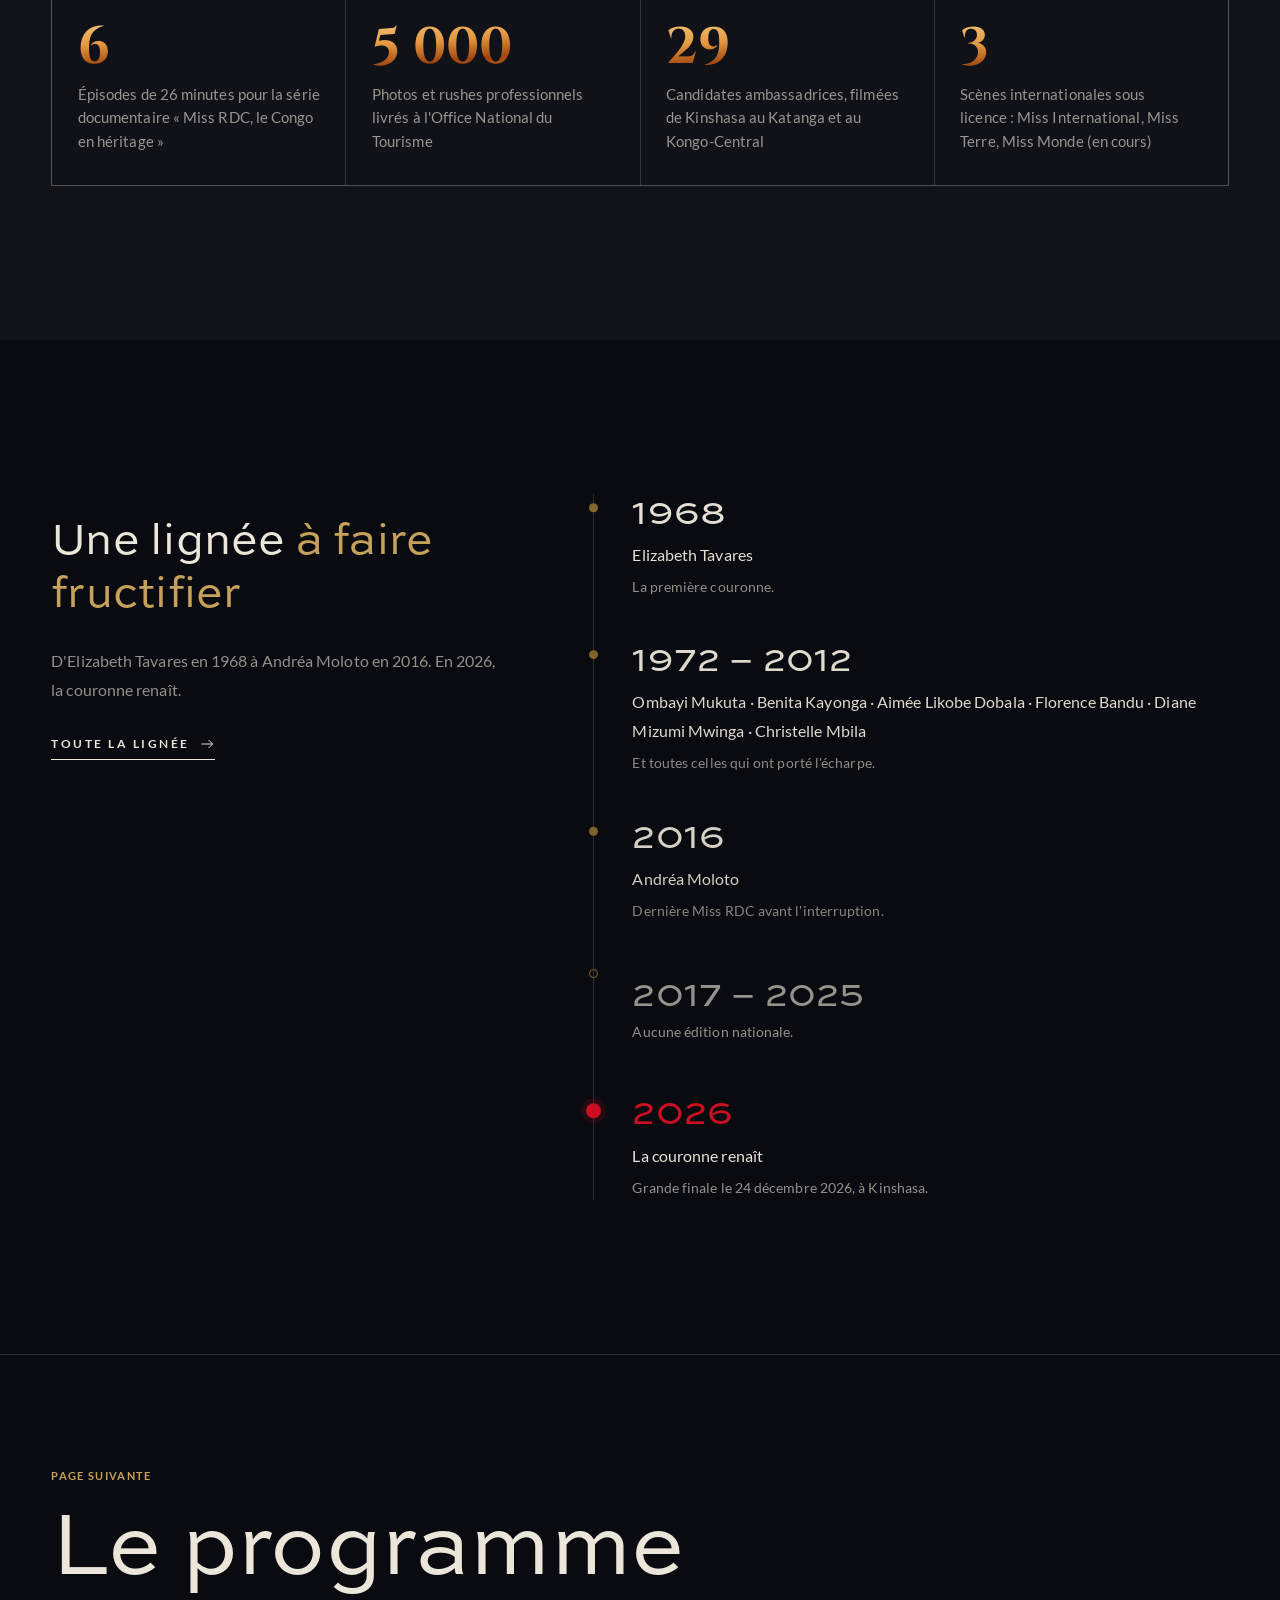
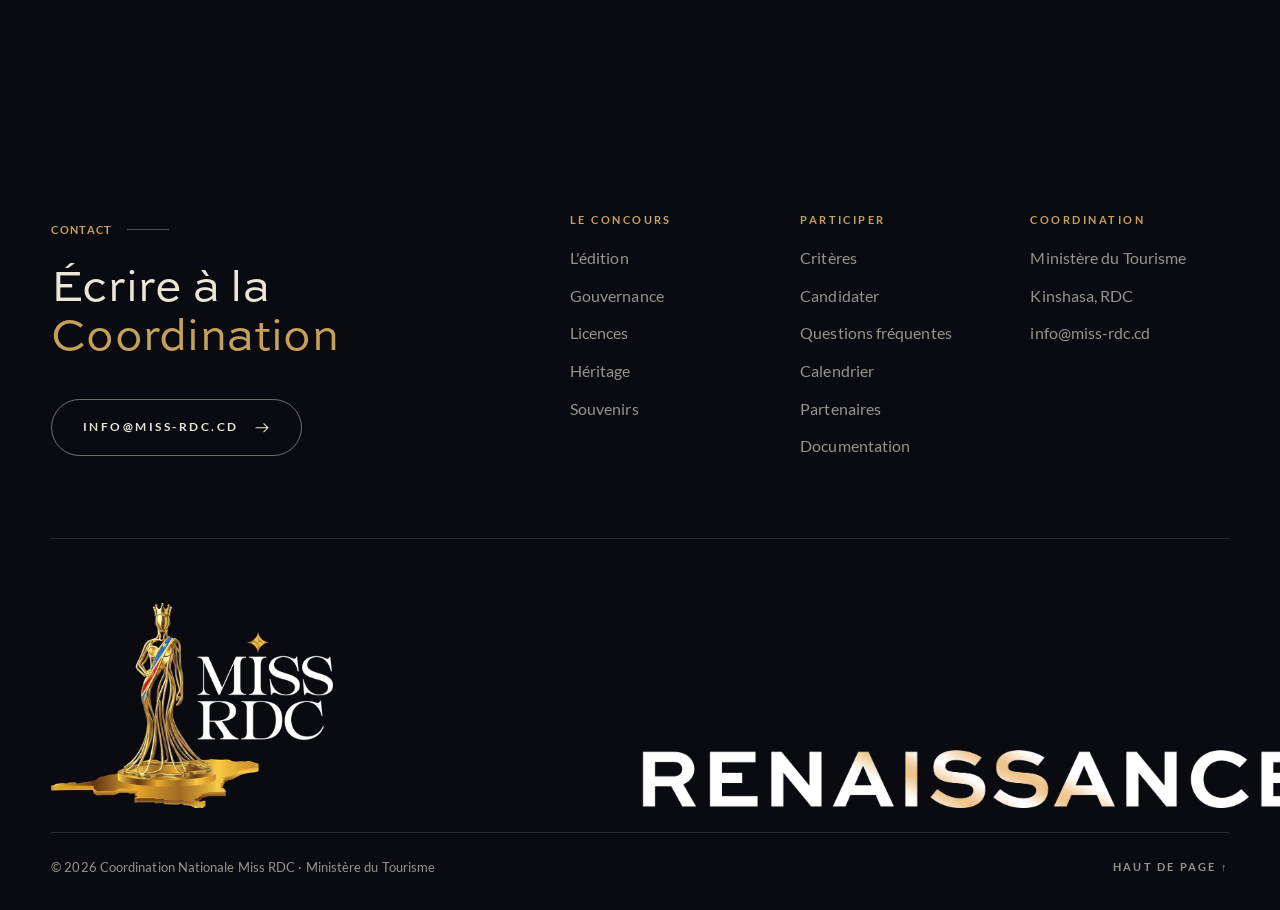
<file: edition.html>
<!doctype html>
<html lang="fr">
<head>
<meta charset="utf-8">
<meta name="viewport" content="width=device-width,initial-scale=1">
<title>L'édition de la Renaissance · Miss RDC 2026</title>
<meta name="description" content="Institution d'État, mission, licences internationales et gouvernance de la Coordination Nationale Miss RDC.">
<meta name="theme-color" content="#0a0b10">
<link rel="canonical" href="https://miss-rdc.cd/edition.html">
<meta property="og:type" content="website">
<meta property="og:site_name" content="Miss RDC 2026">
<meta property="og:locale" content="fr_CD">
<meta property="og:title" content="L'édition de la Renaissance · Miss RDC 2026">
<meta property="og:description" content="Institution d'État, mission, licences internationales et gouvernance de la Coordination Nationale Miss RDC.">
<meta property="og:url" content="https://miss-rdc.cd/edition.html">
<meta property="og:image" content="https://miss-rdc.cd/assets/img/og-miss-rdc.jpg">
<meta property="og:image:width" content="1200">
<meta property="og:image:height" content="630">
<meta name="twitter:card" content="summary_large_image">
<link rel="icon" type="image/png" href="assets/img/favicon-64.png">
<link rel="apple-touch-icon" href="assets/img/apple-touch-icon.png">
<link rel="stylesheet" href="assets/css/fonts.css">
<link rel="stylesheet" href="assets/css/main.css">
<script>(function(h){if(matchMedia('(prefers-reduced-motion: reduce)').matches)return;h.classList.add('motion');try{if(sessionStorage.getItem('mrdc-curtain')){sessionStorage.removeItem('mrdc-curtain');h.classList.add('is-arriving')}}catch(e){}setTimeout(function(){if(!window.__mrdcReady)h.classList.remove('motion','is-arriving')},2000)})(document.documentElement)</script>
</head>
<body class="page-edition">
<a class="skip" href="#main">Aller au contenu</a>
<header class="nav">
  <div class="wrap nav-in">
    <a class="brand" href="index.html" aria-label="Miss RDC, accueil"><img src="assets/img/logo-nav.png" alt="Miss RDC" width="164" height="120"></a>
    <nav aria-label="Navigation principale">
      <ul class="menu">
        <li><a href="edition.html" aria-current="page">L'édition</a></li>
        <li><a href="heritage.html">Héritage</a></li>
        <li><a href="programme.html">Programme</a></li>
        <li><a href="souvenir.html">Souvenirs</a></li>
        <li><a href="partenaires.html">Partenaires</a></li>
        <li><a href="documentation.html">Documentation</a></li>
      </ul>
    </nav>
    <a class="btn btn--gold nav-cta" href="participer.html" data-magnetic>Candidater</a>
    <button class="burger" type="button" aria-label="Ouvrir le menu" aria-expanded="false" aria-controls="drawer"><span></span><span></span></button>
  </div>
</header>
<div class="drawer" id="drawer" aria-hidden="true">
  <ol>
    <li><a href="index.html">Accueil</a></li>
    <li><a href="edition.html" aria-current="page">L'édition</a></li>
    <li><a href="heritage.html">Héritage</a></li>
    <li><a href="programme.html">Programme</a></li>
    <li><a href="souvenir.html">Souvenirs</a></li>
    <li><a href="partenaires.html">Partenaires</a></li>
    <li><a href="documentation.html">Documentation</a></li>
    <li><a href="participer.html">Candidater</a></li>
  </ol>
  <div class="drawer-foot"><span>Coordination Nationale Miss RDC</span><a href="mailto:info@miss-rdc.cd">info@miss-rdc.cd</a></div>
</div>
<div class="curtain" aria-hidden="true"></div>
<main id="main">

<section class="page-hero">
  <div class="page-hero-media" aria-hidden="true">
    <img src="assets/img/doc/skyline-bleu.webp" alt="" width="2200" height="1578" fetchpriority="high">
  </div>
  <div class="wrap page-hero-body">
    <p class="label" data-hero><b>Miss RDC 2026</b> L'édition</p>
    <h1 class="h1" data-split="hero">Édition de la <em>Renaissance</em></h1>
    <div class="page-hero-foot">
      <p class="lead" data-hero>Un programme national de rayonnement, porté par la Coordination Nationale sous l'autorité du Ministère du Tourisme.</p>
    </div>
  </div>
</section>

<section class="section theme-ivory" id="institution">
  <div class="wrap split">
    <div class="split-sticky">
      <h2 class="h2" data-split>Une institution <em>d'État</em></h2>
    </div>
    <div>
      <p class="statement" data-words>La Coordination Nationale n'est pas un organisateur d'événement parmi d'autres. Créée par arrêté ministériel, elle est le seul organe d'État habilité à détenir les franchises nationales des concours internationaux et à désigner la représentante de la RDC, sous l'autorité du Ministère du Tourisme.</p>
      <div class="stats" style="margin-top:clamp(3rem,6vw,5rem)">
        <div class="stat" data-reveal><b data-count="26">26</b><span>Provinces avec une présence organisée</span></div>
        <div class="stat" data-reveal><b data-count="11">11</b><span>Modules à l'académie de formation</span></div>
        <div class="stat" data-reveal><b data-count="3">3</b><span>Licences internationales, détenues ou en cours</span></div>
        <div class="stat" data-reveal><b>1</b><span>Cadre unique et opposable</span></div>
      </div>
    </div>
  </div>
</section>

<section class="section theme-night-2" id="contexte">
  <div class="wrap">
    <div class="journey-intro">
      <h2 class="h2" data-split>Un moment <em>stratégique</em></h2>
      <p class="body" data-reveal>En septembre 2016, Andréa Moloto était élue Miss RDC. Puis plus rien&nbsp;: le concours national du pays le plus peuplé d'Afrique francophone s'est tu pendant dix ans. Son retour envoie trois signaux.</p>
    </div>
    <div class="signals">
      <div class="signal" data-reveal><b>À l'intérieur</b><p>La vie culturelle et l'ambition féminine sont des priorités nationales.</p></div>
      <div class="signal" data-reveal><b>À la diaspora</b><p>Le pays avance, et il mérite son regard.</p></div>
      <div class="signal" data-reveal><b>À l'international</b><p>La RDC célèbre la beauté et la jeunesse, comme toutes les grandes nations.</p></div>
    </div>
  </div>
</section>

<section class="section theme-paper" id="mission">
  <div class="wrap">
    <div class="cards cards--2">
      <article class="card" data-reveal>
        <span class="card-k">Mission</span>
        <h3>Structurer &amp; révéler</h3>
        <p>Structurer et centraliser la représentation de la RDC aux concours de beauté internationaux, garantir un cadre unique et souverain pour l'élection nationale, et faire de chaque édition un levier de rayonnement culturel, touristique et diplomatique pour le pays.</p>
      </article>
      <article class="card" data-reveal>
        <span class="card-k">Vision</span>
        <h3>Une nation de référence</h3>
        <p>Faire de la RDC une nation de référence sur la scène des concours internationaux&nbsp;: présence régulière, résultats probants, image cohérente, et une Miss RDC reconnue mondialement pour son excellence, sa formation et son engagement.</p>
      </article>
    </div>
  </div>
</section>

<section class="section theme-night signature">
  <div class="wrap">
    <p class="label label--plain"><b>Signature de marque</b></p>
    <blockquote class="quote" data-split>«&nbsp;Révéler l'éclat <em>du Congo</em>&nbsp;»</blockquote>
    <p class="body" data-reveal>La promesse d'une révélation&nbsp;: celle d'une jeune femme, comme celle d'un pays que le monde sous-estime encore.</p>
    <span class="tricolor" aria-hidden="true"><i></i><i></i><i></i></span>
  </div>
</section>

<section class="section theme-ivory" id="objectifs">
  <div class="wrap split">
    <div class="split-sticky">
      <h2 class="h2" data-split>Feuille <em>de route</em></h2>
    </div>
    <ol class="rows">
      <li class="row" data-reveal><h3>Sélection &amp; formation</h3><p>Identifier et former des candidates représentatives des 26 provinces, à travers un processus rigoureux et une académie complète.</p></li>
      <li class="row" data-reveal><h3>Visibilité média</h3><p>Construire une couverture médiatique nationale et internationale, du lancement au couronnement.</p></li>
      <li class="row" data-reveal><h3>Représentation internationale</h3><p>Porter la RDC sur les scènes des concours sous licence détenue, avec une candidate pleinement préparée.</p></li>
      <li class="row" data-reveal><h3>Souveraineté &amp; gouvernance</h3><p>Sécuriser la souveraineté de la représentation nationale et consolider un cadre légal opposable.</p></li>
    </ol>
  </div>
</section>

<section class="section theme-night-2" id="licences">
  <div class="wrap">
    <div class="journey-intro">
      <h2 class="h2" data-split>Licences <em>internationales</em></h2>
      <p class="body" data-reveal>La Coordination Nationale détient les franchises nationales des concours internationaux pour la RDC. La lauréate porte les couleurs du pays sous licence.</p>
    </div>
    <div class="cards" style="margin-top:clamp(3rem,6vw,5rem)">
      <article class="card" data-reveal><h3>Miss International</h3><span class="status">Licence officielle détenue</span></article>
      <article class="card" data-reveal><h3>Miss Terre</h3><span class="status">Licence officielle détenue</span></article>
      <article class="card" data-reveal><h3>Miss Monde</h3><span class="status is-pending">En cours d'acquisition</span></article>
    </div>
  </div>
</section>

<section class="section theme-paper" id="gouvernance">
  <div class="wrap">
    <div class="journey-intro">
      <h2 class="h2" data-split>L'organigramme de <em>la Coordination</em></h2>
      <p class="body" data-reveal>Le Comité de sélection et les 26 coordinateurs provinciaux relèvent directement de la Coordonnatrice nationale, hors ligne hiérarchique des directions exécutives.</p>
    </div>
    <div class="org" style="margin-top:clamp(3rem,6vw,5rem)" data-reveal>
      <div class="org-tier org-tier--one"><div class="org-cell org-cell--top"><span>Ministère du Tourisme</span><strong>S.E. Didier Manzenga Mukanzu</strong><em>Ministre du Tourisme</em></div></div>
      <div class="org-tier" style="--cols:2">
        <div class="org-cell"><span>Coordonnatrice nationale</span><strong>Mme Véronique Kashala Wetunganyi</strong></div>
        <div class="org-cell"><span>Coordinateur adjoint</span><strong>M. Elombe Surari</strong></div>
      </div>
      <div class="org-tier org-tier--one"><div class="org-cell"><span>Secrétariat général</span><strong>Organe administratif</strong></div></div>
      <div class="org-tier" style="--cols:4">
        <div class="org-cell"><span>Direction</span><strong>Opérations &amp; Partenariats</strong></div>
        <div class="org-cell"><span>Direction</span><strong>Artistique &amp; Formation</strong></div>
        <div class="org-cell"><span>Direction</span><strong>Communication &amp; Image</strong></div>
        <div class="org-cell"><span>Direction</span><strong>Administrative &amp; Financière</strong></div>
      </div>
      <div class="org-tier" style="--cols:2">
        <div class="org-cell"><span>Indépendant des directions</span><strong>Comité de sélection &amp; jury</strong></div>
        <div class="org-cell"><span>Rattachés à la Coordonnatrice</span><strong>26 coordinateurs provinciaux</strong></div>
      </div>
    </div>
    <div class="signals">
      <div class="signal" data-reveal><b>Indépendance</b><p>Le Comité de sélection et les 26 coordinateurs provinciaux relèvent directement de la Coordonnatrice nationale, hors de la ligne des directions.</p></div>
      <div class="signal" data-reveal><b>Double ancrage</b><p>L'arrêté ministériel N° 011 et la marque Miss RDC protégée à l'OAPI&nbsp;: l'institution ne dépend ni d'un mandat, ni d'une personne.</p></div>
      <div class="signal" data-reveal><b>Jury national</b><p>Dix membres, en majorité des femmes, qui signent une déclaration d'indépendance. Sa composition est publiée avant la finale.</p></div>
    </div>
  </div>
</section>

<section class="section theme-ivory" id="coordination">
  <div class="wrap voice-grid">
    <figure class="media" data-clip>
      <img src="assets/img/doc/coordonnatrice.webp" alt="Véronique Kashala Wetunganyi, coordonnatrice nationale Miss RDC" width="760" height="905" loading="lazy">
    </figure>
    <div class="voice-body">
      <h2 class="h2" data-split style="margin-top:1.3rem">Véronique Kashala <em>Wetunganyi</em></h2>
      <p class="lead" data-reveal style="margin-top:1.6rem">Sous l'autorité du Ministère du Tourisme, elle porte la Coordination Nationale Miss RDC&nbsp;: former, révéler et préparer chaque jeune Congolaise à représenter le pays sur les scènes internationales.</p>
      <div class="voice-sign" data-reveal>
        <span class="tricolor" aria-hidden="true"><i></i><i></i><i></i></span>
        <div><strong>Coordonnatrice nationale</strong><span>Miss RDC</span></div>
      </div>
    </div>
  </div>
</section>

<section class="section theme-night-2" id="rayonnement">
  <div class="wrap">
    <div class="journey-intro">
      <h2 class="h2" data-split>Soft power <em>&amp; rayonnement</em></h2>
      <p class="body" data-reveal>Miss RDC 2026 est pensé comme un instrument de diplomatie publique. Ses retombées dépassent la soirée de finale.</p>
    </div>
    <div class="impact">
      <div data-reveal><b data-count="6">6</b><span>Épisodes de 26 minutes pour la série documentaire «&nbsp;Miss RDC, le Congo en héritage&nbsp;»</span></div>
      <div data-reveal><b>5 000</b><span>Photos et rushes professionnels livrés à l'Office National du Tourisme</span></div>
      <div data-reveal><b data-count="30">30</b><span>Candidates ambassadrices, filmées de Kinshasa au Katanga et au Kongo-Central</span></div>
      <div data-reveal><b data-count="3">3</b><span>Scènes internationales sous licence&nbsp;: Miss International, Miss Terre, Miss Monde (en cours)</span></div>
    </div>
  </div>
</section>

<section class="section theme-night" id="lignee">
  <div class="wrap split">
    <div class="split-sticky">
      <h2 class="h2" data-split>Une lignée <em>à faire fructifier</em></h2>
      <p class="body" data-reveal style="margin-top:1.6rem">D'Elizabeth Tavares en 1968 à Andréa Moloto en 2016. En 2026, la couronne renaît.</p>
      <div class="btns" style="margin-top:2rem"><a class="link" href="heritage.html" data-arrow>Toute la lignée</a></div>
    </div>
    <div class="timeline">
      <div class="tl" data-reveal><div class="tl-year">1968</div><div class="tl-who">Elizabeth Tavares</div><div class="tl-det">La première couronne.</div></div>
      <div class="tl" data-reveal><div class="tl-year">1972 – 2012</div><div class="tl-who">Ombayi Mukuta · Benita Kayonga · Aimée Likobe Dobala · Florence Bandu · Diane Mizumi Mwinga · Christelle Mbila</div><div class="tl-det">Et toutes celles qui ont porté l'écharpe.</div></div>
      <div class="tl" data-reveal><div class="tl-year">2016</div><div class="tl-who">Andréa Moloto</div><div class="tl-det">Dernière Miss RDC avant l'interruption.</div></div>
      <div class="tl tl--void" data-reveal><div class="tl-year">2017 – 2025</div><div class="tl-det">Aucune édition nationale.</div></div>
      <div class="tl tl--now" data-reveal><div class="tl-year">2026</div><div class="tl-who">La couronne renaît</div><div class="tl-det">Grande finale le 24 décembre 2026, à Kinshasa.</div></div>
    </div>
  </div>
</section>

<section class="next theme-night">
  <a class="wrap next-in" href="programme.html" data-cursor="Suivant">
    <span class="label label--plain"><b>Page suivante</b></span>
    <span class="next-title">Le programme</span>
  </a>
</section>

</main>
<footer class="foot">
  <div class="wrap">
    <div class="foot-top">
      <div>
        <p class="label"><b>Contact</b></p>
        <h2 class="h2" style="margin-top:1.4rem">Écrire à la <em>Coordination</em></h2>
        <div class="btns" style="margin-top:2.2rem"><a class="btn btn--light" href="mailto:info@miss-rdc.cd" data-magnetic data-arrow>info@miss-rdc.cd</a></div>
      </div>
      <div class="foot-cols">
        <div>
          <h4>Le concours</h4>
          <ul>
            <li><a href="edition.html">L'édition</a></li>
            <li><a href="edition.html#gouvernance">Gouvernance</a></li>
            <li><a href="edition.html#licences">Licences</a></li>
            <li><a href="heritage.html">Héritage</a></li>
            <li><a href="souvenir.html">Souvenirs</a></li>
          </ul>
        </div>
        <div>
          <h4>Participer</h4>
          <ul>
            <li><a href="participer.html#criteres">Critères</a></li>
            <li><a href="participer.html#formulaire">Candidater</a></li>
            <li><a href="participer.html#faq">Questions fréquentes</a></li>
            <li><a href="programme.html#calendrier">Calendrier</a></li>
            <li><a href="partenaires.html">Partenaires</a></li>
            <li><a href="documentation.html">Documentation</a></li>
          </ul>
        </div>
        <div>
          <h4>Coordination</h4>
          <ul>
            <li>Ministère du Tourisme</li>
            <li>Kinshasa, RDC</li>
            <li><a href="mailto:info@miss-rdc.cd">info@miss-rdc.cd</a></li>
          </ul>
        </div>
      </div>
    </div>
    <div class="foot-mark">
      <img src="assets/img/logo-footer.png" alt="Miss RDC" width="411" height="300" loading="lazy">
      <img class="foot-word" src="assets/img/renaissance-footer.webp" alt="Renaissance" width="1800" height="157" loading="lazy">
    </div>
    <div class="fine">
      <span>© 2026 Coordination Nationale Miss RDC · Ministère du Tourisme</span>
      <button class="to-top" type="button" data-top>Haut de page ↑</button>
    </div>
  </div>
</footer>
<script src="assets/vendor/gsap.min.js"></script>
<script src="assets/vendor/ScrollTrigger.min.js"></script>
<script src="assets/vendor/SplitText.min.js"></script>
<script src="assets/vendor/lenis.min.js"></script>
<script src="assets/js/main.js"></script>
</body>
</html>
</file>
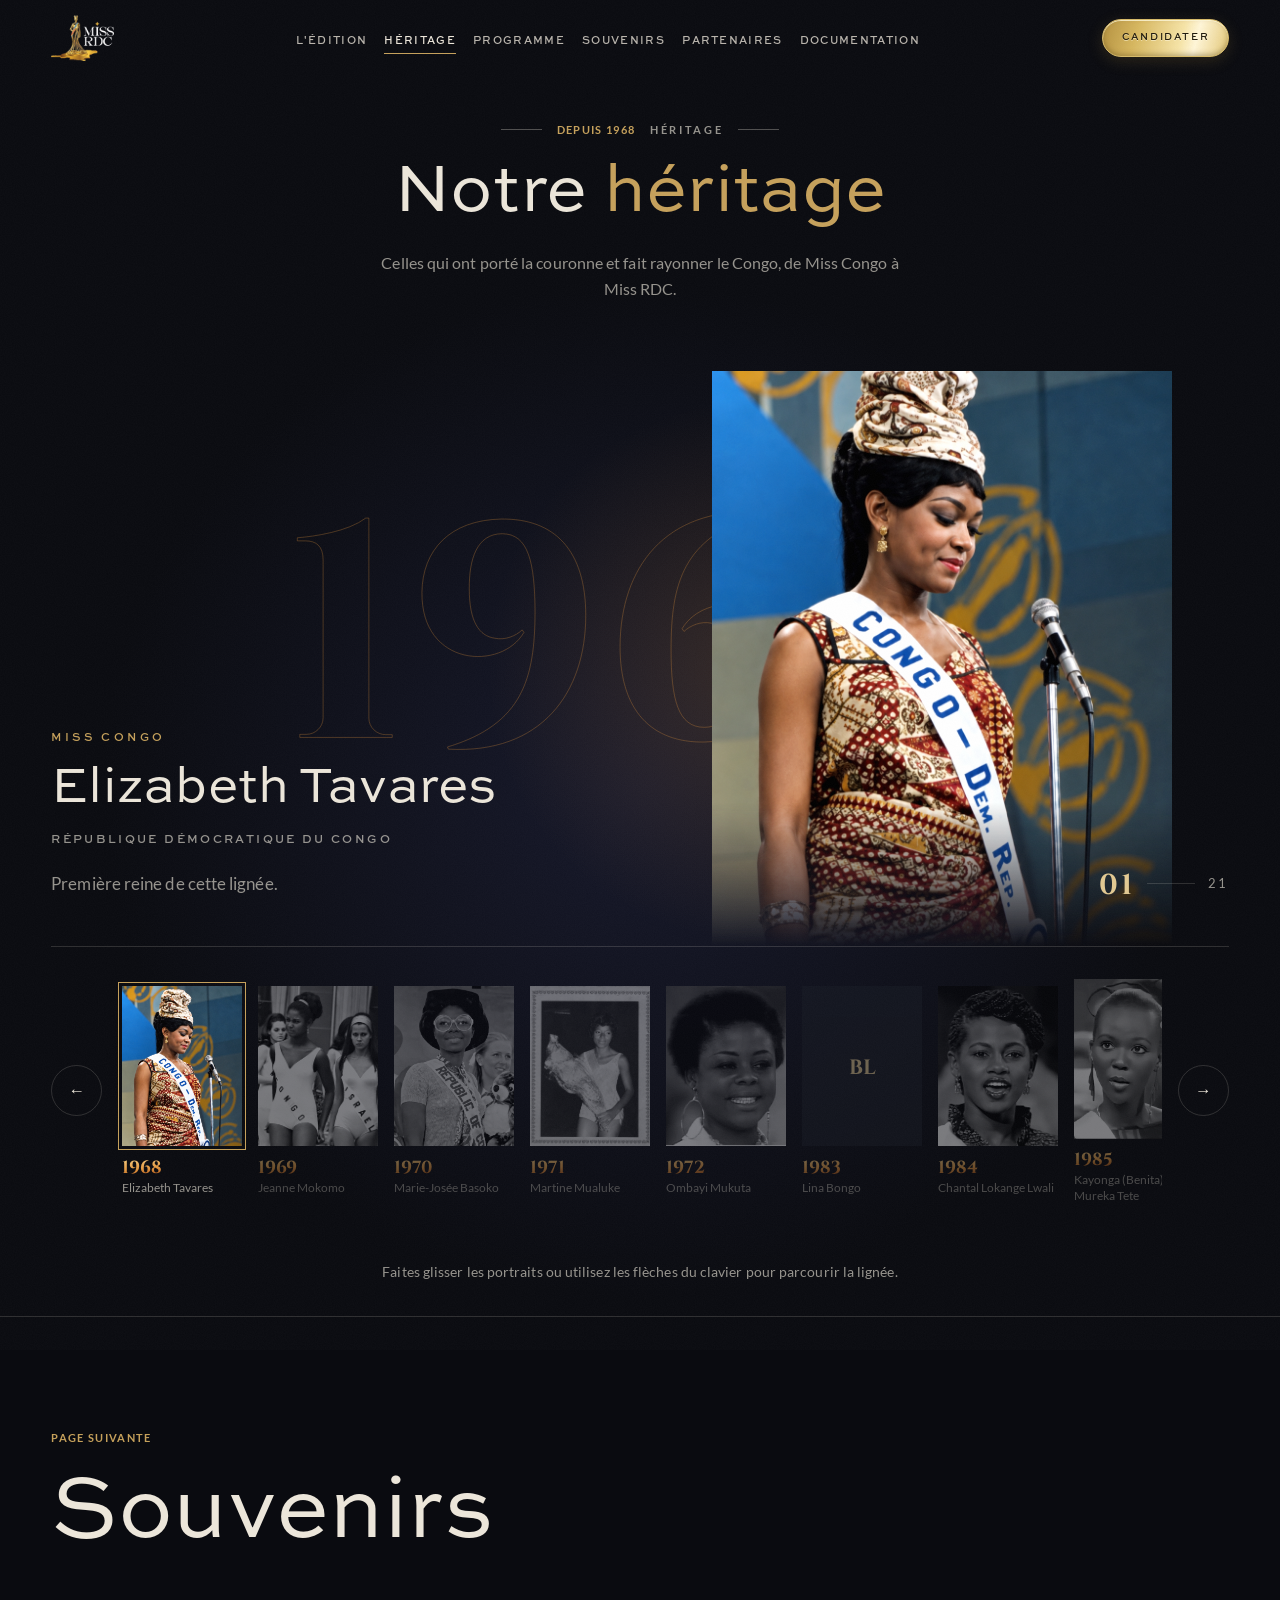
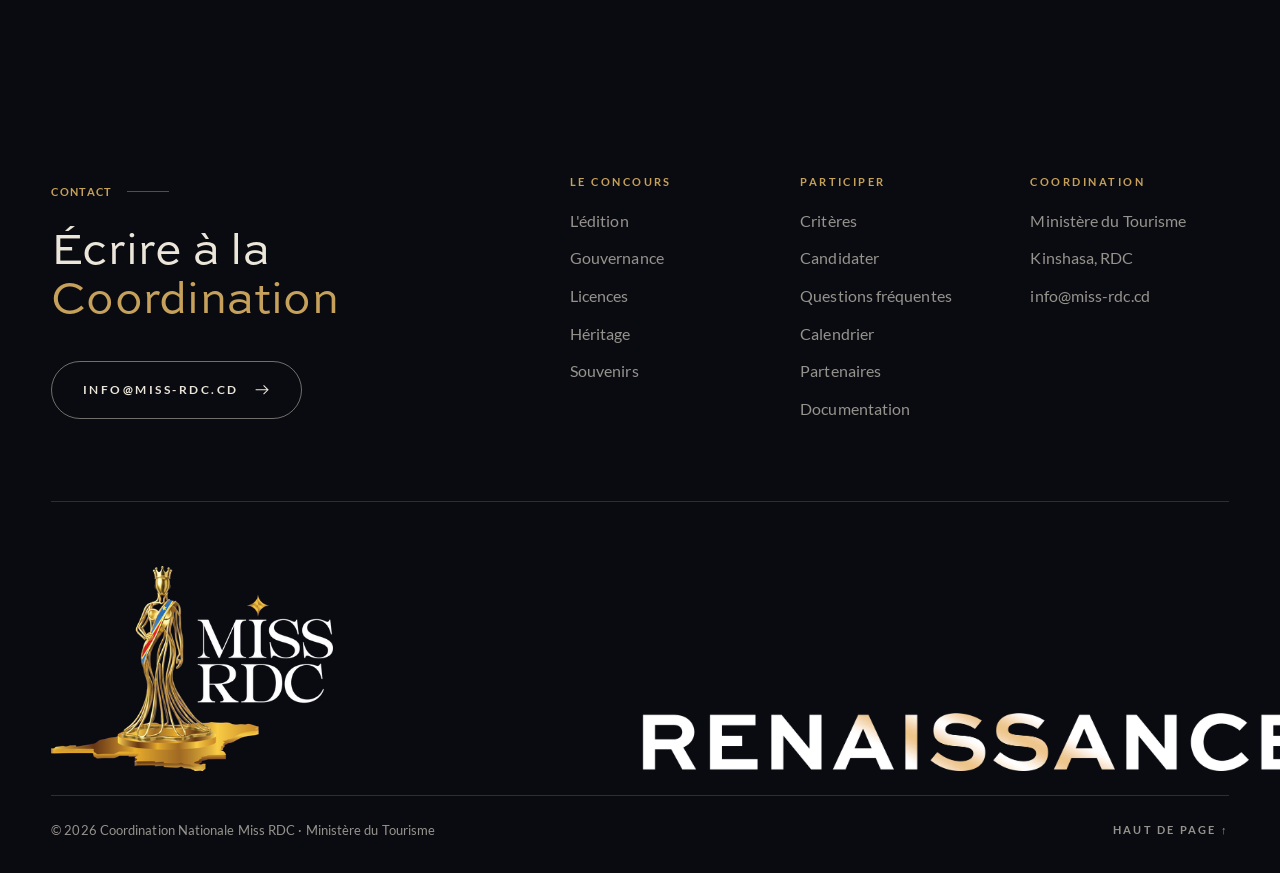
<file: heritage.html>
<!doctype html>
<html lang="fr">
<head>
<meta charset="utf-8">
<meta name="viewport" content="width=device-width,initial-scale=1">
<title>Héritage · Miss RDC</title>
<meta name="description" content="Les femmes qui ont porté la couronne de Miss Congo et Miss RDC depuis 1968.">
<meta name="theme-color" content="#0a0b10">
<link rel="canonical" href="https://miss-rdc.cd/heritage.html">
<meta property="og:type" content="website">
<meta property="og:site_name" content="Miss RDC 2026">
<meta property="og:locale" content="fr_CD">
<meta property="og:title" content="Héritage · Miss RDC">
<meta property="og:description" content="Les femmes qui ont porté la couronne de Miss Congo et Miss RDC depuis 1968.">
<meta property="og:url" content="https://miss-rdc.cd/heritage.html">
<meta property="og:image" content="https://miss-rdc.cd/assets/img/og-miss-rdc.jpg">
<meta property="og:image:width" content="1200">
<meta property="og:image:height" content="630">
<meta name="twitter:card" content="summary_large_image">
<link rel="icon" type="image/png" href="assets/img/favicon-64.png">
<link rel="apple-touch-icon" href="assets/img/apple-touch-icon.png">
<link rel="stylesheet" href="assets/css/fonts.css">
<link rel="stylesheet" href="assets/css/main.css">
<script>(function(h){if(matchMedia('(prefers-reduced-motion: reduce)').matches)return;h.classList.add('motion');try{if(sessionStorage.getItem('mrdc-curtain')){sessionStorage.removeItem('mrdc-curtain');h.classList.add('is-arriving')}}catch(e){}setTimeout(function(){if(!window.__mrdcReady)h.classList.remove('motion','is-arriving')},2000)})(document.documentElement)</script>
</head>
<body class="page-heritage">
<a class="skip" href="#main">Aller au contenu</a>
<header class="nav">
  <div class="wrap nav-in">
    <a class="brand" href="index.html" aria-label="Miss RDC, accueil"><img src="assets/img/logo-nav.png" alt="Miss RDC" width="164" height="120"></a>
    <nav aria-label="Navigation principale">
      <ul class="menu">
        <li><a href="edition.html">L'édition</a></li>
        <li><a href="heritage.html" aria-current="page">Héritage</a></li>
        <li><a href="programme.html">Programme</a></li>
        <li><a href="souvenir.html">Souvenirs</a></li>
        <li><a href="partenaires.html">Partenaires</a></li>
        <li><a href="documentation.html">Documentation</a></li>
      </ul>
    </nav>
    <a class="btn btn--gold nav-cta" href="participer.html" data-magnetic>Candidater</a>
    <button class="burger" type="button" aria-label="Ouvrir le menu" aria-expanded="false" aria-controls="drawer"><span></span><span></span></button>
  </div>
</header>
<div class="drawer" id="drawer" aria-hidden="true">
  <ol>
    <li><a href="index.html">Accueil</a></li>
    <li><a href="edition.html">L'édition</a></li>
    <li><a href="heritage.html" aria-current="page">Héritage</a></li>
    <li><a href="programme.html">Programme</a></li>
    <li><a href="souvenir.html">Souvenirs</a></li>
    <li><a href="partenaires.html">Partenaires</a></li>
    <li><a href="documentation.html">Documentation</a></li>
    <li><a href="participer.html">Candidater</a></li>
  </ol>
  <div class="drawer-foot"><span>Coordination Nationale Miss RDC</span><a href="mailto:info@miss-rdc.cd">info@miss-rdc.cd</a></div>
</div>
<div class="curtain" aria-hidden="true"></div>
<main id="main" class="legacy" data-intro>
  <div class="wrap">
    <div class="legacy-heading">
      <p class="label" data-hero><b>Depuis 1968</b> Héritage</p>
      <h1 class="h1" data-split="hero">Notre <em>héritage</em></h1>
      <p class="lead" data-hero>Celles qui ont porté la couronne et fait rayonner le Congo, de Miss Congo à Miss RDC.</p>
    </div>

    <section class="legacy-stage" aria-live="polite" aria-label="Reine sélectionnée">
      <div class="legacy-year" id="legacy-year" aria-hidden="true">1968</div>
      <div class="legacy-glow" aria-hidden="true"></div>
      <div class="legacy-copy" data-hero>
        <p class="legacy-label">Miss Congo</p>
        <h2 id="legacy-name">Elizabeth Tavares</h2>
        <p class="legacy-region" id="legacy-region">République démocratique du Congo</p>
        <p class="legacy-note" id="legacy-note">Première reine de cette lignée.</p>
      </div>
      <div class="legacy-portrait" id="legacy-portrait" data-hero><img src="assets/img/heritage/1968-elizabeth-tavares.png" alt="Elizabeth Tavares"></div>
      <div class="legacy-count" aria-hidden="true"><span id="legacy-current">01</span><i></i><span id="legacy-total">21</span></div>
    </section>

    <section class="legacy-carousel" aria-label="Toutes les Miss Congo et Miss RDC" data-hero>
      <button class="legacy-arrow legacy-prev" type="button" aria-label="Reine précédente">←</button>
      <div class="legacy-track" id="legacy-track" tabindex="0" data-lenis-prevent></div>
      <button class="legacy-arrow legacy-next" type="button" aria-label="Reine suivante">→</button>
    </section>
    <p class="legacy-hint">Faites glisser les portraits ou utilisez les flèches du clavier pour parcourir la lignée.</p>
  </div>
</main>

<section class="next theme-night">
  <a class="wrap next-in" href="souvenir.html" data-cursor="Suivant">
    <span class="label label--plain"><b>Page suivante</b></span>
    <span class="next-title">Souvenirs</span>
  </a>
</section>
<footer class="foot">
  <div class="wrap">
    <div class="foot-top">
      <div>
        <p class="label"><b>Contact</b></p>
        <h2 class="h2" style="margin-top:1.4rem">Écrire à la <em>Coordination</em></h2>
        <div class="btns" style="margin-top:2.2rem"><a class="btn btn--light" href="mailto:info@miss-rdc.cd" data-magnetic data-arrow>info@miss-rdc.cd</a></div>
      </div>
      <div class="foot-cols">
        <div>
          <h4>Le concours</h4>
          <ul>
            <li><a href="edition.html">L'édition</a></li>
            <li><a href="edition.html#gouvernance">Gouvernance</a></li>
            <li><a href="edition.html#licences">Licences</a></li>
            <li><a href="heritage.html">Héritage</a></li>
            <li><a href="souvenir.html">Souvenirs</a></li>
          </ul>
        </div>
        <div>
          <h4>Participer</h4>
          <ul>
            <li><a href="participer.html#criteres">Critères</a></li>
            <li><a href="participer.html#formulaire">Candidater</a></li>
            <li><a href="participer.html#faq">Questions fréquentes</a></li>
            <li><a href="programme.html#calendrier">Calendrier</a></li>
            <li><a href="partenaires.html">Partenaires</a></li>
            <li><a href="documentation.html">Documentation</a></li>
          </ul>
        </div>
        <div>
          <h4>Coordination</h4>
          <ul>
            <li>Ministère du Tourisme</li>
            <li>Kinshasa, RDC</li>
            <li><a href="mailto:info@miss-rdc.cd">info@miss-rdc.cd</a></li>
          </ul>
        </div>
      </div>
    </div>
    <div class="foot-mark">
      <img src="assets/img/logo-footer.png" alt="Miss RDC" width="411" height="300" loading="lazy">
      <img class="foot-word" src="assets/img/renaissance-footer.webp" alt="Renaissance" width="1800" height="157" loading="lazy">
    </div>
    <div class="fine">
      <span>© 2026 Coordination Nationale Miss RDC · Ministère du Tourisme</span>
      <button class="to-top" type="button" data-top>Haut de page ↑</button>
    </div>
  </div>
</footer>
<script src="assets/vendor/gsap.min.js"></script>
<script src="assets/vendor/ScrollTrigger.min.js"></script>
<script src="assets/vendor/SplitText.min.js"></script>
<script src="assets/vendor/lenis.min.js"></script>
<script src="assets/js/main.js"></script>
<script src="assets/js/heritage.js"></script>
</body>
</html>
</file>
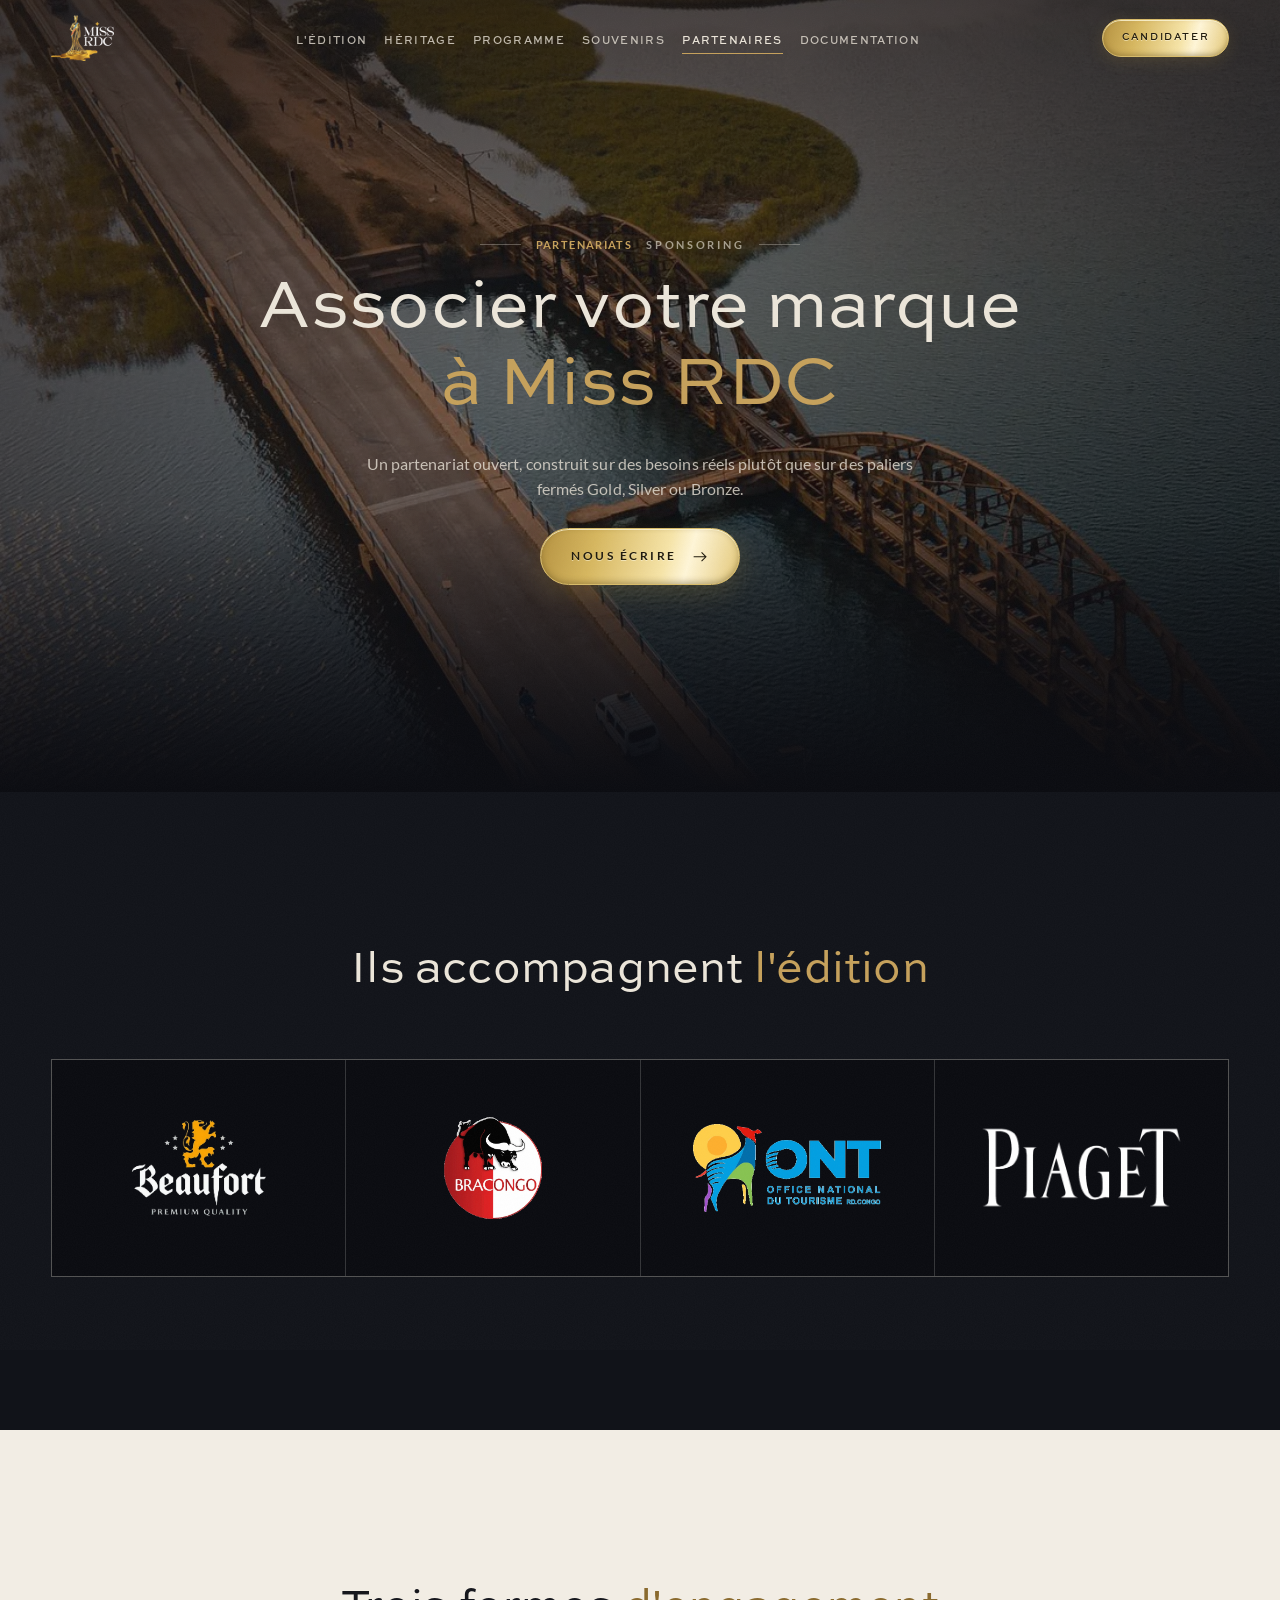
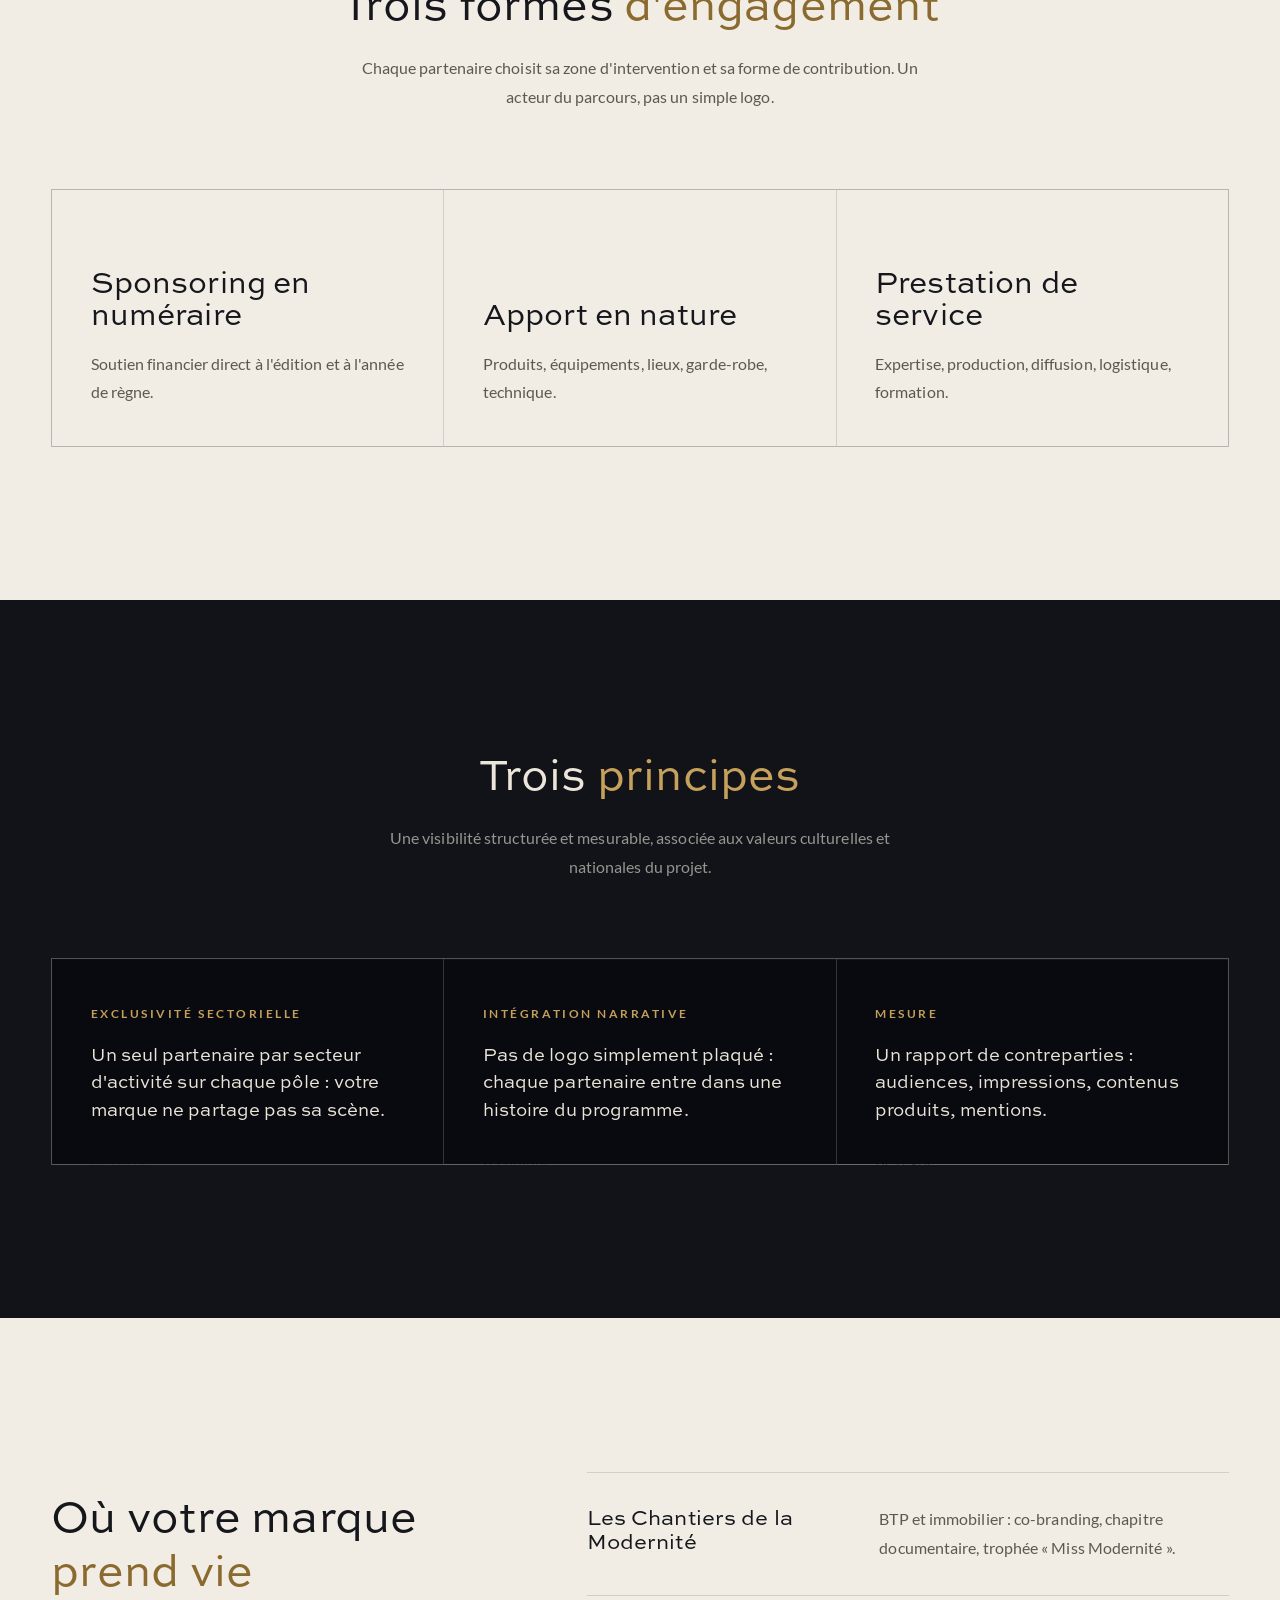
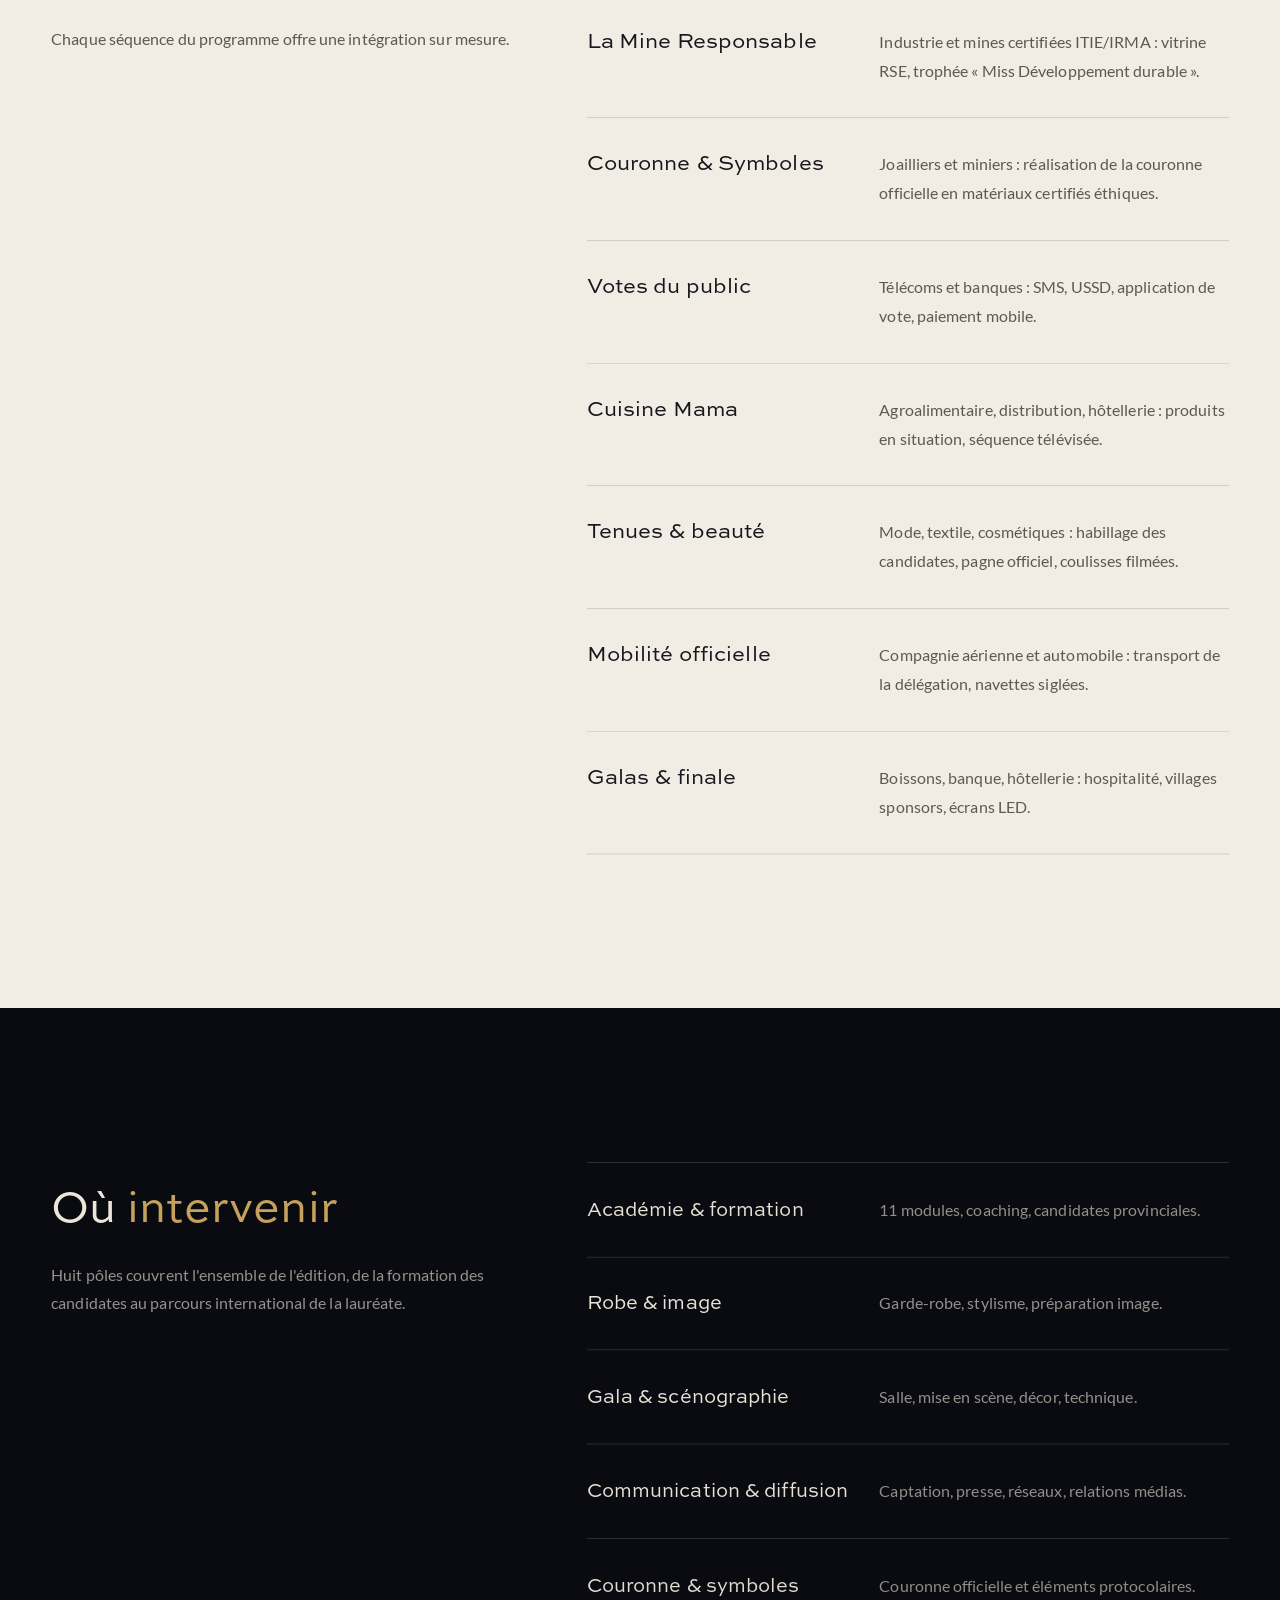
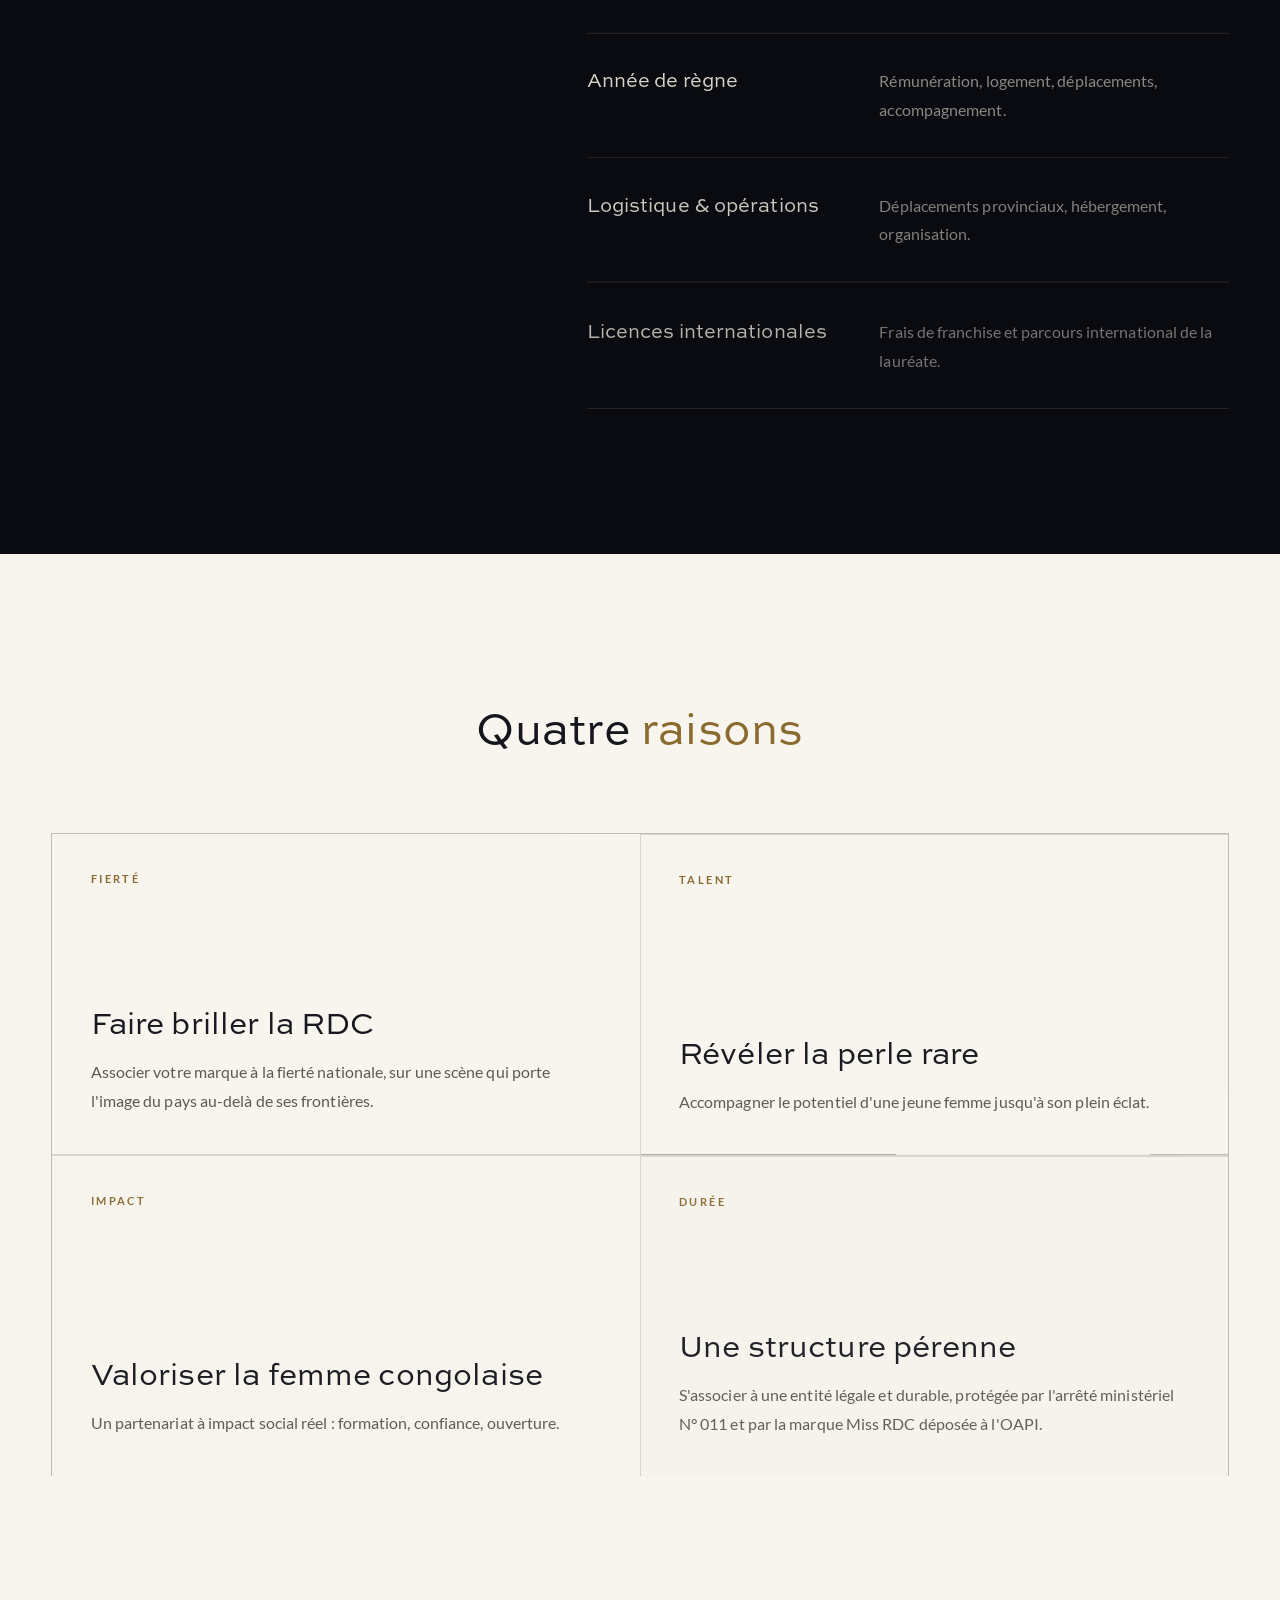
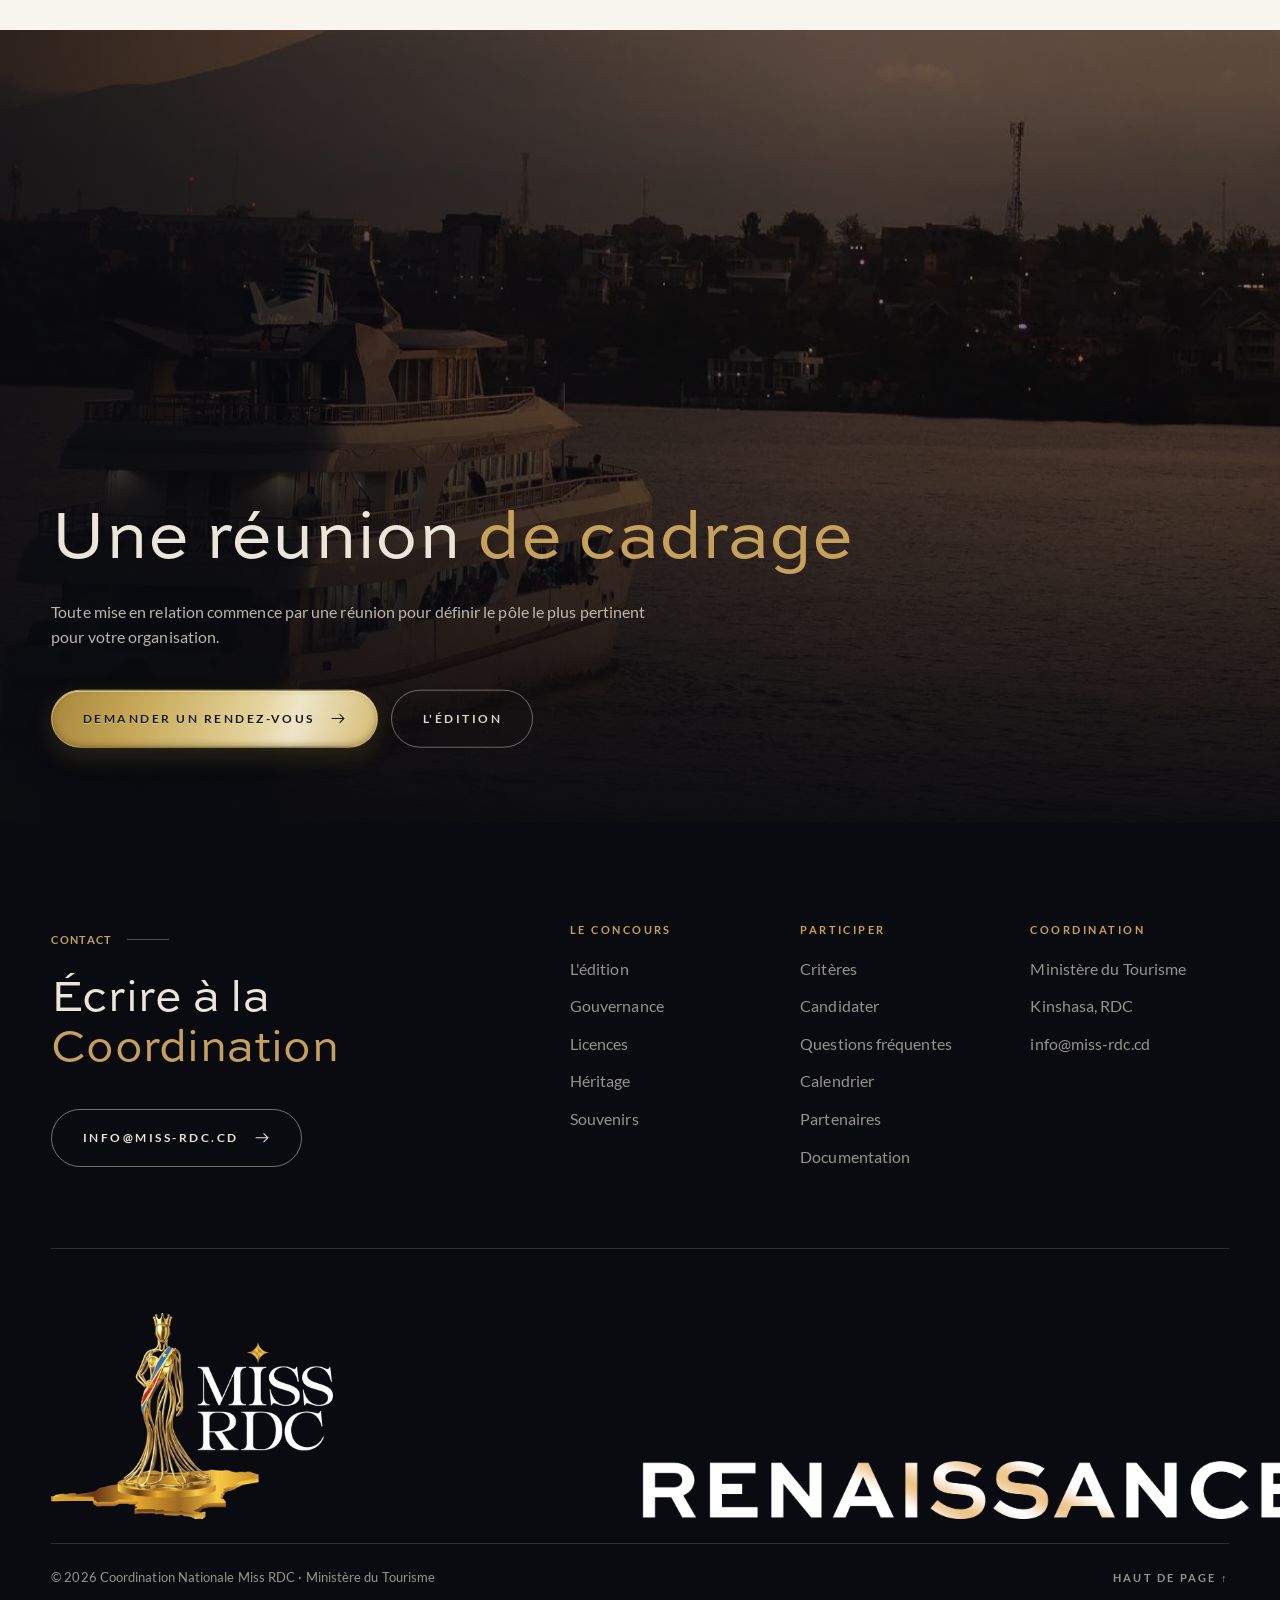
<file: partenaires.html>
<!doctype html>
<html lang="fr">
<head>
<meta charset="utf-8">
<meta name="viewport" content="width=device-width,initial-scale=1">
<title>Partenaires · Miss RDC 2026</title>
<meta name="description" content="Associer votre marque à Miss RDC : sponsoring, apport en nature, prestations de service.">
<meta name="theme-color" content="#0a0b10">
<link rel="canonical" href="https://miss-rdc.cd/partenaires.html">
<meta property="og:type" content="website">
<meta property="og:site_name" content="Miss RDC 2026">
<meta property="og:locale" content="fr_CD">
<meta property="og:title" content="Partenaires · Miss RDC 2026">
<meta property="og:description" content="Associer votre marque à Miss RDC : sponsoring, apport en nature, prestations de service.">
<meta property="og:url" content="https://miss-rdc.cd/partenaires.html">
<meta property="og:image" content="https://miss-rdc.cd/assets/img/og-miss-rdc.jpg">
<meta property="og:image:width" content="1200">
<meta property="og:image:height" content="630">
<meta name="twitter:card" content="summary_large_image">
<link rel="icon" type="image/png" href="assets/img/favicon-64.png">
<link rel="apple-touch-icon" href="assets/img/apple-touch-icon.png">
<link rel="stylesheet" href="assets/css/fonts.css">
<link rel="stylesheet" href="assets/css/main.css">
<script>(function(h){if(matchMedia('(prefers-reduced-motion: reduce)').matches)return;h.classList.add('motion');try{if(sessionStorage.getItem('mrdc-curtain')){sessionStorage.removeItem('mrdc-curtain');h.classList.add('is-arriving')}}catch(e){}setTimeout(function(){if(!window.__mrdcReady)h.classList.remove('motion','is-arriving')},2000)})(document.documentElement)</script>
</head>
<body class="page-partenaires">
<a class="skip" href="#main">Aller au contenu</a>
<header class="nav">
  <div class="wrap nav-in">
    <a class="brand" href="index.html" aria-label="Miss RDC, accueil"><img src="assets/img/logo-nav.png" alt="Miss RDC" width="164" height="120"></a>
    <nav aria-label="Navigation principale">
      <ul class="menu">
        <li><a href="edition.html">L'édition</a></li>
        <li><a href="heritage.html">Héritage</a></li>
        <li><a href="programme.html">Programme</a></li>
        <li><a href="souvenir.html">Souvenirs</a></li>
        <li><a href="partenaires.html" aria-current="page">Partenaires</a></li>
        <li><a href="documentation.html">Documentation</a></li>
      </ul>
    </nav>
    <a class="btn btn--gold nav-cta" href="participer.html" data-magnetic>Candidater</a>
    <button class="burger" type="button" aria-label="Ouvrir le menu" aria-expanded="false" aria-controls="drawer"><span></span><span></span></button>
  </div>
</header>
<div class="drawer" id="drawer" aria-hidden="true">
  <ol>
    <li><a href="index.html">Accueil</a></li>
    <li><a href="edition.html">L'édition</a></li>
    <li><a href="heritage.html">Héritage</a></li>
    <li><a href="programme.html">Programme</a></li>
    <li><a href="souvenir.html">Souvenirs</a></li>
    <li><a href="partenaires.html" aria-current="page">Partenaires</a></li>
    <li><a href="documentation.html">Documentation</a></li>
    <li><a href="participer.html">Candidater</a></li>
  </ol>
  <div class="drawer-foot"><span>Coordination Nationale Miss RDC</span><a href="mailto:info@miss-rdc.cd">info@miss-rdc.cd</a></div>
</div>
<div class="curtain" aria-hidden="true"></div>
<main id="main">

<section class="page-hero">
  <div class="page-hero-media" aria-hidden="true">
    <img src="assets/img/doc/pont-fleuve.webp" alt="" width="1100" height="1525" fetchpriority="high">
  </div>
  <div class="wrap page-hero-body">
    <p class="label" data-hero><b>Partenariats</b> Sponsoring</p>
    <h1 class="h1" data-split="hero">Associer votre marque <em>à Miss RDC</em></h1>
    <div class="page-hero-foot">
      <p class="lead" data-hero>Un partenariat ouvert, construit sur des besoins réels plutôt que sur des paliers fermés Gold, Silver ou Bronze.</p>
      <a class="btn btn--gold" href="mailto:info@miss-rdc.cd?subject=Partenariat%20Miss%20RDC%202026" data-hero data-magnetic data-arrow>Nous écrire</a>
    </div>
  </div>
</section>

<section class="section theme-night-2" id="marques" aria-label="Les partenaires">
  <div class="wrap">
    <div class="journey-intro">
      <h2 class="h2" data-split>Ils accompagnent <em>l'édition</em></h2>
    </div>
    <ul class="partner-wall">
      <li><img src="assets/img/partenaires/beaufort.webp" alt="Beaufort" width="423" height="321" loading="lazy"></li>
      <li><img src="assets/img/partenaires/bracongo.webp" alt="Bracongo" width="409" height="422" loading="lazy"></li>
      <li><img src="assets/img/partenaires/ont.webp" alt="Office national du tourisme, RD Congo" width="749" height="406" loading="lazy"></li>
      <li><img src="assets/img/partenaires/piaget.webp" alt="Piaget" width="1000" height="475" loading="lazy"></li>
    </ul>
  </div>
</section>

<section class="section theme-ivory">
  <div class="wrap">
    <div class="journey-intro">
      <h2 class="h2" data-split>Trois formes <em>d'engagement</em></h2>
      <p class="body" data-reveal>Chaque partenaire choisit sa zone d'intervention et sa forme de contribution. Un acteur du parcours, pas un simple logo.</p>
    </div>
    <div class="cards" style="margin-top:clamp(3rem,6vw,5rem)">
      <article class="card" data-reveal><h3>Sponsoring en numéraire</h3><p>Soutien financier direct à l'édition et à l'année de règne.</p></article>
      <article class="card" data-reveal><h3>Apport en nature</h3><p>Produits, équipements, lieux, garde-robe, technique.</p></article>
      <article class="card" data-reveal><h3>Prestation de service</h3><p>Expertise, production, diffusion, logistique, formation.</p></article>
    </div>
  </div>
</section>

<section class="section theme-night-2" id="principes">
  <div class="wrap">
    <div class="journey-intro">
      <h2 class="h2" data-split>Trois <em>principes</em></h2>
      <p class="body" data-reveal>Une visibilité structurée et mesurable, associée aux valeurs culturelles et nationales du projet.</p>
    </div>
    <div class="signals">
      <div class="signal" data-reveal><b>Exclusivité sectorielle</b><p>Un seul partenaire par secteur d'activité sur chaque pôle&nbsp;: votre marque ne partage pas sa scène.</p></div>
      <div class="signal" data-reveal><b>Intégration narrative</b><p>Pas de logo simplement plaqué&nbsp;: chaque partenaire entre dans une histoire du programme.</p></div>
      <div class="signal" data-reveal><b>Mesure</b><p>Un rapport de contreparties&nbsp;: audiences, impressions, contenus produits, mentions.</p></div>
    </div>
  </div>
</section>

<section class="section theme-ivory" id="integration">
  <div class="wrap split">
    <div class="split-sticky">
      <h2 class="h2" data-split>Où votre marque <em>prend vie</em></h2>
      <p class="body" data-reveal style="margin-top:1.6rem">Chaque séquence du programme offre une intégration sur mesure.</p>
    </div>
    <ul class="rows rows--compact">
      <li class="row" data-reveal><h3>Les Chantiers de la Modernité</h3><p>BTP et immobilier&nbsp;: co-branding, chapitre documentaire, trophée «&nbsp;Miss Modernité&nbsp;».</p></li>
      <li class="row" data-reveal><h3>La Mine Responsable</h3><p>Industrie et mines certifiées ITIE/IRMA&nbsp;: vitrine RSE, trophée «&nbsp;Miss Développement durable&nbsp;».</p></li>
      <li class="row" data-reveal><h3>Couronne &amp; Symboles</h3><p>Joailliers et miniers&nbsp;: réalisation de la couronne officielle en matériaux certifiés éthiques.</p></li>
      <li class="row" data-reveal><h3>Votes du public</h3><p>Télécoms et banques&nbsp;: SMS, USSD, application de vote, paiement mobile.</p></li>
      <li class="row" data-reveal><h3>Cuisine Mama</h3><p>Agroalimentaire, distribution, hôtellerie&nbsp;: produits en situation, séquence télévisée.</p></li>
      <li class="row" data-reveal><h3>Tenues &amp; beauté</h3><p>Mode, textile, cosmétiques&nbsp;: habillage des candidates, pagne officiel, coulisses filmées.</p></li>
      <li class="row" data-reveal><h3>Mobilité officielle</h3><p>Compagnie aérienne et automobile&nbsp;: transport de la délégation, navettes siglées.</p></li>
      <li class="row" data-reveal><h3>Galas &amp; finale</h3><p>Boissons, banque, hôtellerie&nbsp;: hospitalité, villages sponsors, écrans LED.</p></li>
    </ul>
  </div>
</section>

<section class="section theme-night" id="poles">
  <div class="wrap split">
    <div class="split-sticky">
      <h2 class="h2" data-split>Où <em>intervenir</em></h2>
      <p class="body" data-reveal style="margin-top:1.6rem">Huit pôles couvrent l'ensemble de l'édition, de la formation des candidates au parcours international de la lauréate.</p>
    </div>
    <ol class="rows">
      <li class="row" data-reveal><h3>Académie &amp; formation</h3><p>11 modules, coaching, candidates provinciales.</p></li>
      <li class="row" data-reveal><h3>Robe &amp; image</h3><p>Garde-robe, stylisme, préparation image.</p></li>
      <li class="row" data-reveal><h3>Gala &amp; scénographie</h3><p>Salle, mise en scène, décor, technique.</p></li>
      <li class="row" data-reveal><h3>Communication &amp; diffusion</h3><p>Captation, presse, réseaux, relations médias.</p></li>
      <li class="row" data-reveal><h3>Couronne &amp; symboles</h3><p>Couronne officielle et éléments protocolaires.</p></li>
      <li class="row" data-reveal><h3>Année de règne</h3><p>Rémunération, logement, déplacements, accompagnement.</p></li>
      <li class="row" data-reveal><h3>Logistique &amp; opérations</h3><p>Déplacements provinciaux, hébergement, organisation.</p></li>
      <li class="row" data-reveal><h3>Licences internationales</h3><p>Frais de franchise et parcours international de la lauréate.</p></li>
    </ol>
  </div>
</section>

<section class="section theme-paper">
  <div class="wrap">
    <div class="journey-intro">
      <h2 class="h2" data-split>Quatre <em>raisons</em></h2>
    </div>
    <div class="cards cards--2" style="margin-top:clamp(3rem,6vw,5rem)">
      <article class="card" data-reveal><span class="card-k">Fierté</span><h3>Faire briller la RDC</h3><p>Associer votre marque à la fierté nationale, sur une scène qui porte l'image du pays au-delà de ses frontières.</p></article>
      <article class="card" data-reveal><span class="card-k">Talent</span><h3>Révéler la perle rare</h3><p>Accompagner le potentiel d'une jeune femme jusqu'à son plein éclat.</p></article>
      <article class="card" data-reveal><span class="card-k">Impact</span><h3>Valoriser la femme congolaise</h3><p>Un partenariat à impact social réel&nbsp;: formation, confiance, ouverture.</p></article>
      <article class="card" data-reveal><span class="card-k">Durée</span><h3>Une structure pérenne</h3><p>S'associer à une entité légale et durable, protégée par l'arrêté ministériel N° 011 et par la marque Miss RDC déposée à l'OAPI.</p></article>
    </div>
  </div>
</section>

<section class="band" aria-label="Réunion de cadrage">
  <div class="band-media" aria-hidden="true" data-parallax="8">
    <img src="assets/img/doc/lac-kivu-bateau.webp" alt="" width="1440" height="873" loading="lazy">
  </div>
  <div class="wrap band-body">
    <h2 class="h1" data-split>Une réunion <em>de cadrage</em></h2>
    <p class="lead" data-reveal>Toute mise en relation commence par une réunion pour définir le pôle le plus pertinent pour votre organisation.</p>
    <div class="btns" data-reveal style="margin-top:2.4rem">
      <a class="btn btn--gold" href="mailto:info@miss-rdc.cd?subject=Partenariat%20Miss%20RDC%202026" data-magnetic data-arrow>Demander un rendez-vous</a>
      <a class="btn btn--light" href="edition.html" data-magnetic>L'édition</a>
    </div>
  </div>
</section>

</main>
<footer class="foot">
  <div class="wrap">
    <div class="foot-top">
      <div>
        <p class="label"><b>Contact</b></p>
        <h2 class="h2" style="margin-top:1.4rem">Écrire à la <em>Coordination</em></h2>
        <div class="btns" style="margin-top:2.2rem"><a class="btn btn--light" href="mailto:info@miss-rdc.cd" data-magnetic data-arrow>info@miss-rdc.cd</a></div>
      </div>
      <div class="foot-cols">
        <div>
          <h4>Le concours</h4>
          <ul>
            <li><a href="edition.html">L'édition</a></li>
            <li><a href="edition.html#gouvernance">Gouvernance</a></li>
            <li><a href="edition.html#licences">Licences</a></li>
            <li><a href="heritage.html">Héritage</a></li>
            <li><a href="souvenir.html">Souvenirs</a></li>
          </ul>
        </div>
        <div>
          <h4>Participer</h4>
          <ul>
            <li><a href="participer.html#criteres">Critères</a></li>
            <li><a href="participer.html#formulaire">Candidater</a></li>
            <li><a href="participer.html#faq">Questions fréquentes</a></li>
            <li><a href="programme.html#calendrier">Calendrier</a></li>
            <li><a href="partenaires.html">Partenaires</a></li>
            <li><a href="documentation.html">Documentation</a></li>
          </ul>
        </div>
        <div>
          <h4>Coordination</h4>
          <ul>
            <li>Ministère du Tourisme</li>
            <li>Kinshasa, RDC</li>
            <li><a href="mailto:info@miss-rdc.cd">info@miss-rdc.cd</a></li>
          </ul>
        </div>
      </div>
    </div>
    <div class="foot-mark">
      <img src="assets/img/logo-footer.png" alt="Miss RDC" width="411" height="300" loading="lazy">
      <img class="foot-word" src="assets/img/renaissance-footer.webp" alt="Renaissance" width="1800" height="157" loading="lazy">
    </div>
    <div class="fine">
      <span>© 2026 Coordination Nationale Miss RDC · Ministère du Tourisme</span>
      <button class="to-top" type="button" data-top>Haut de page ↑</button>
    </div>
  </div>
</footer>
<script src="assets/vendor/gsap.min.js"></script>
<script src="assets/vendor/ScrollTrigger.min.js"></script>
<script src="assets/vendor/SplitText.min.js"></script>
<script src="assets/vendor/lenis.min.js"></script>
<script src="assets/js/main.js"></script>
</body>
</html>
</file>
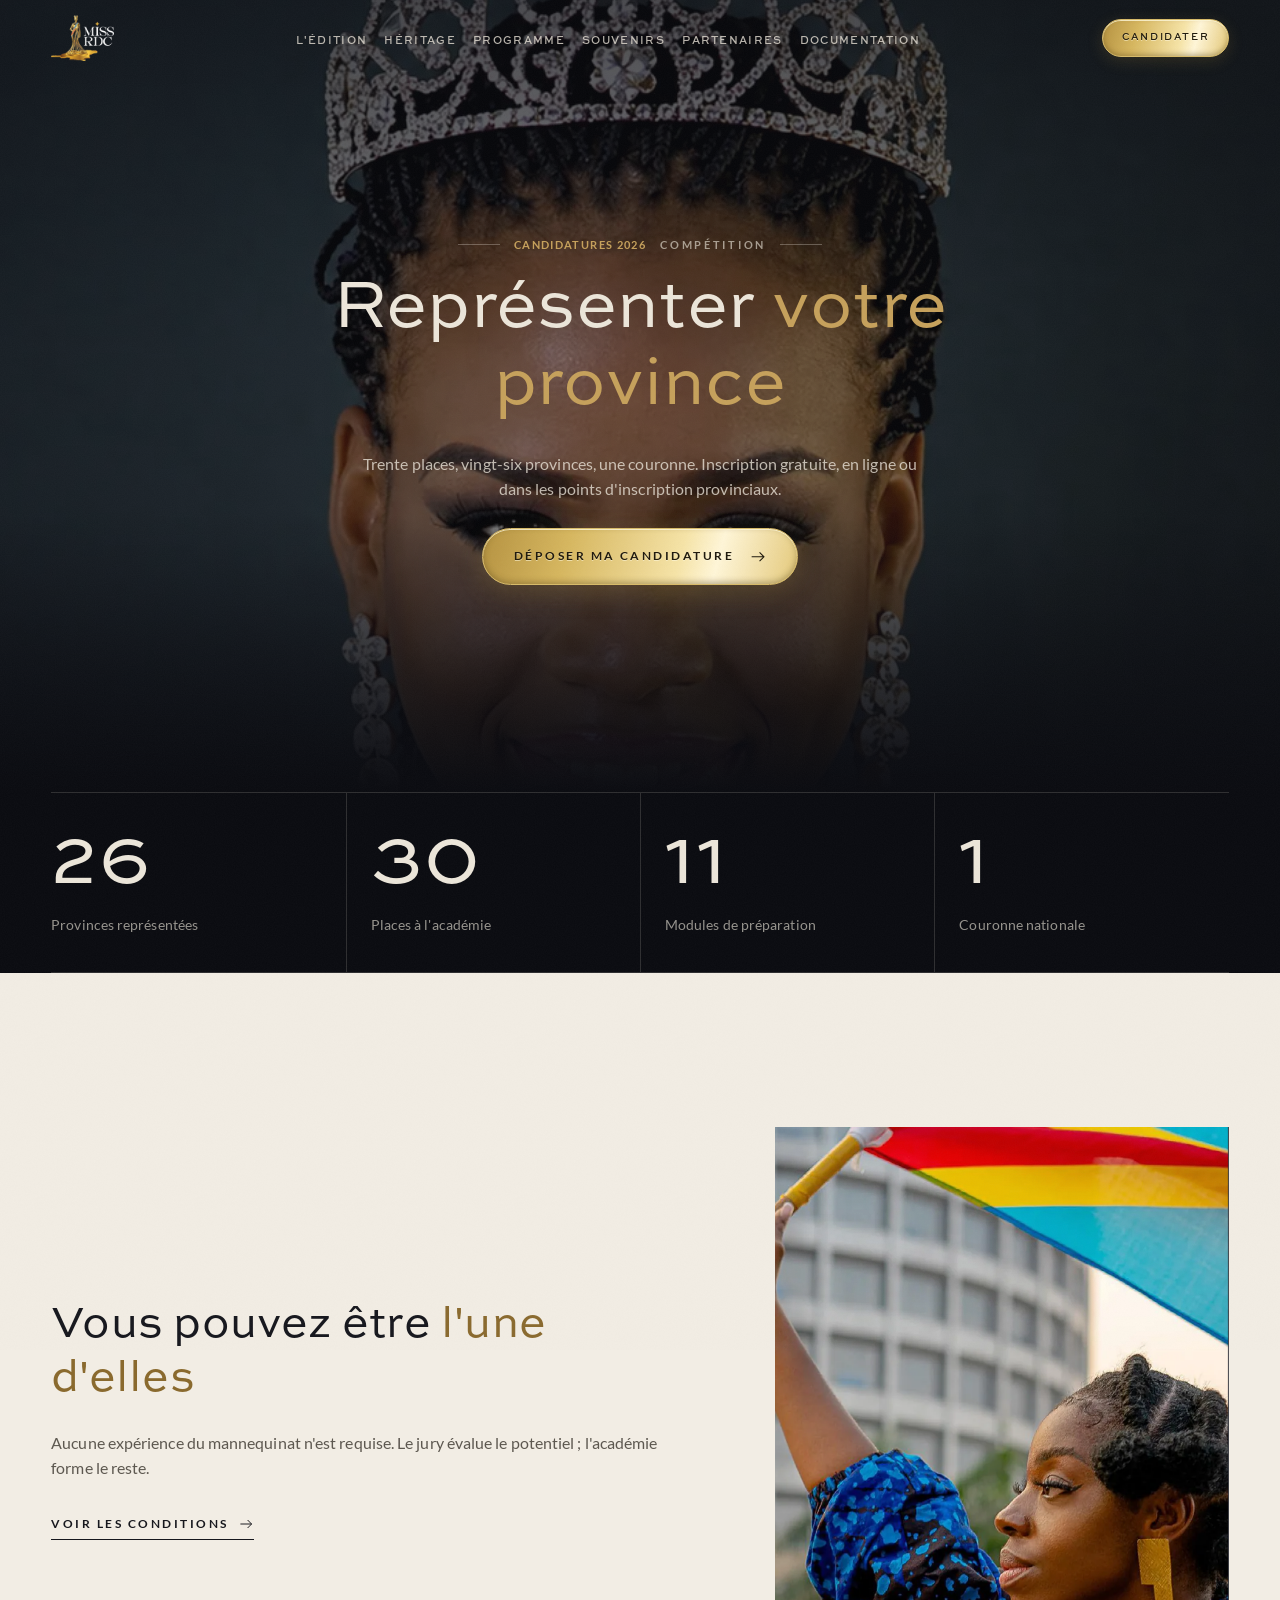
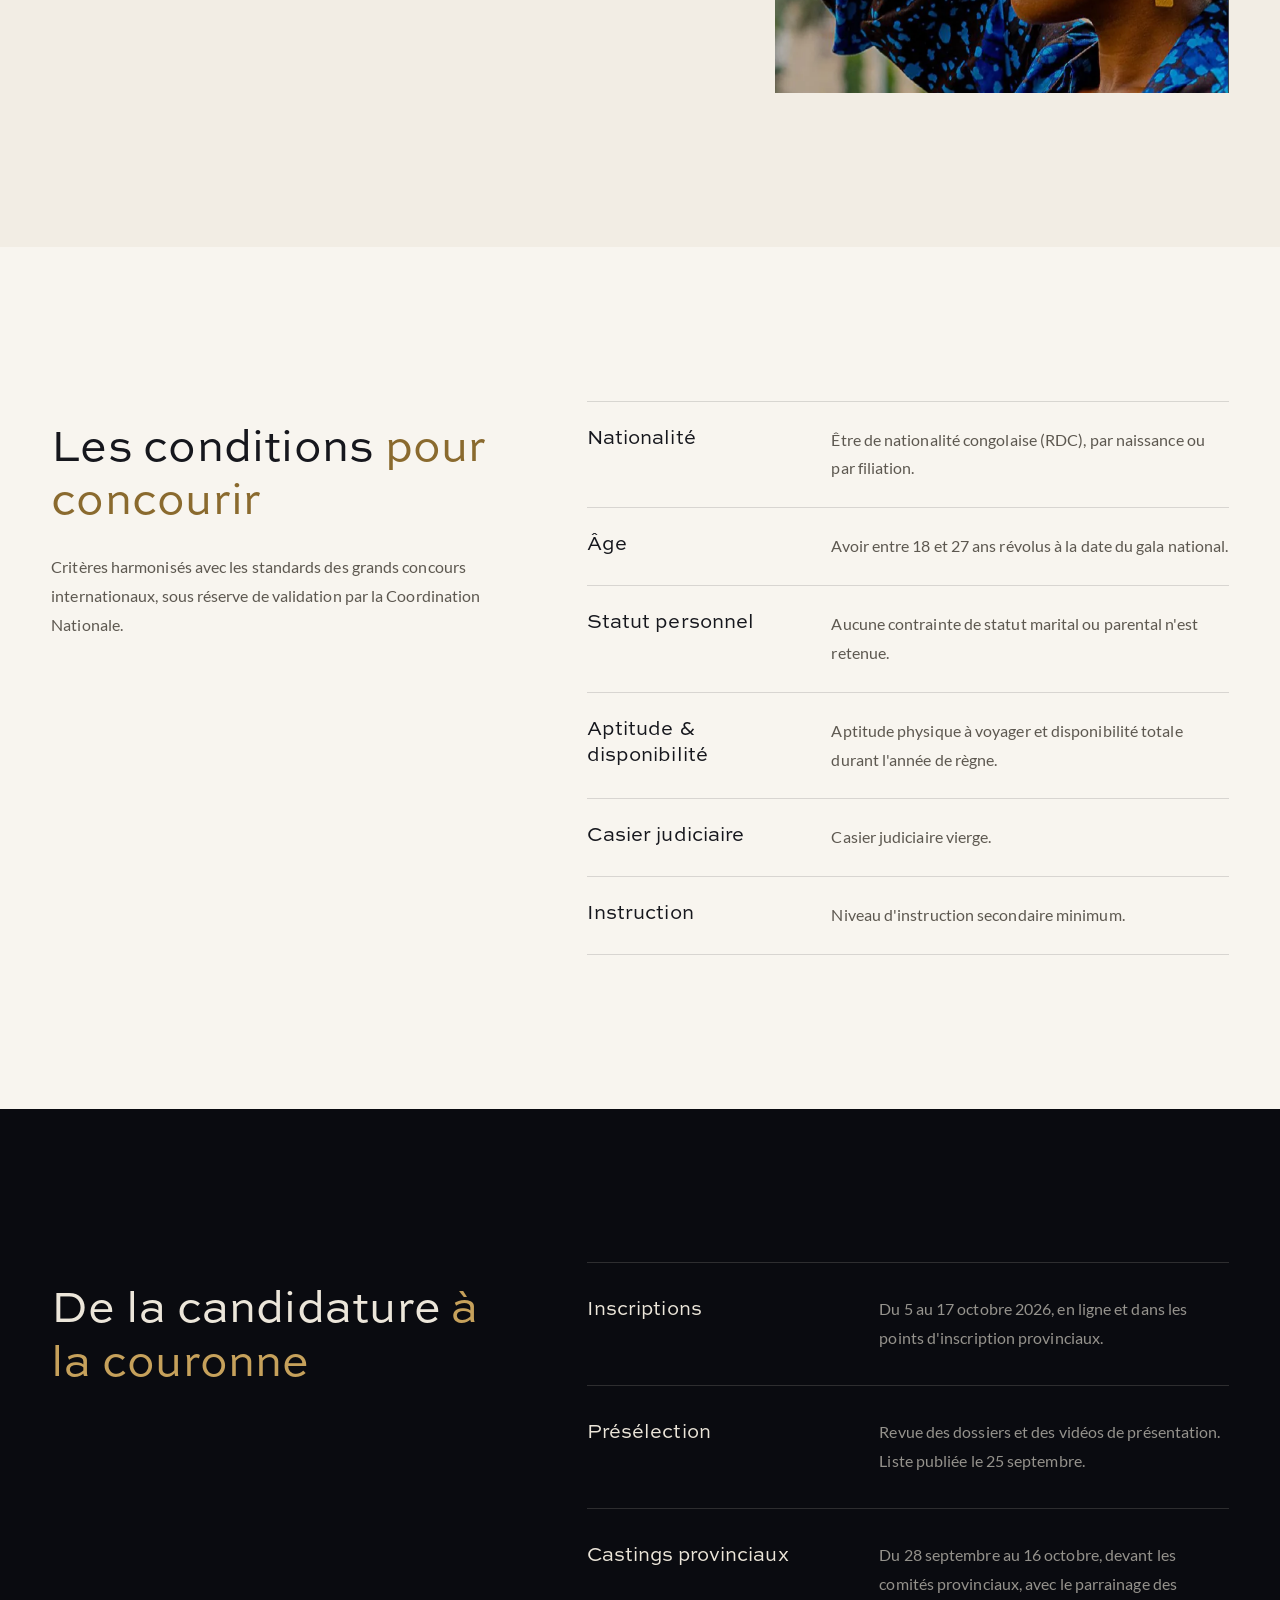
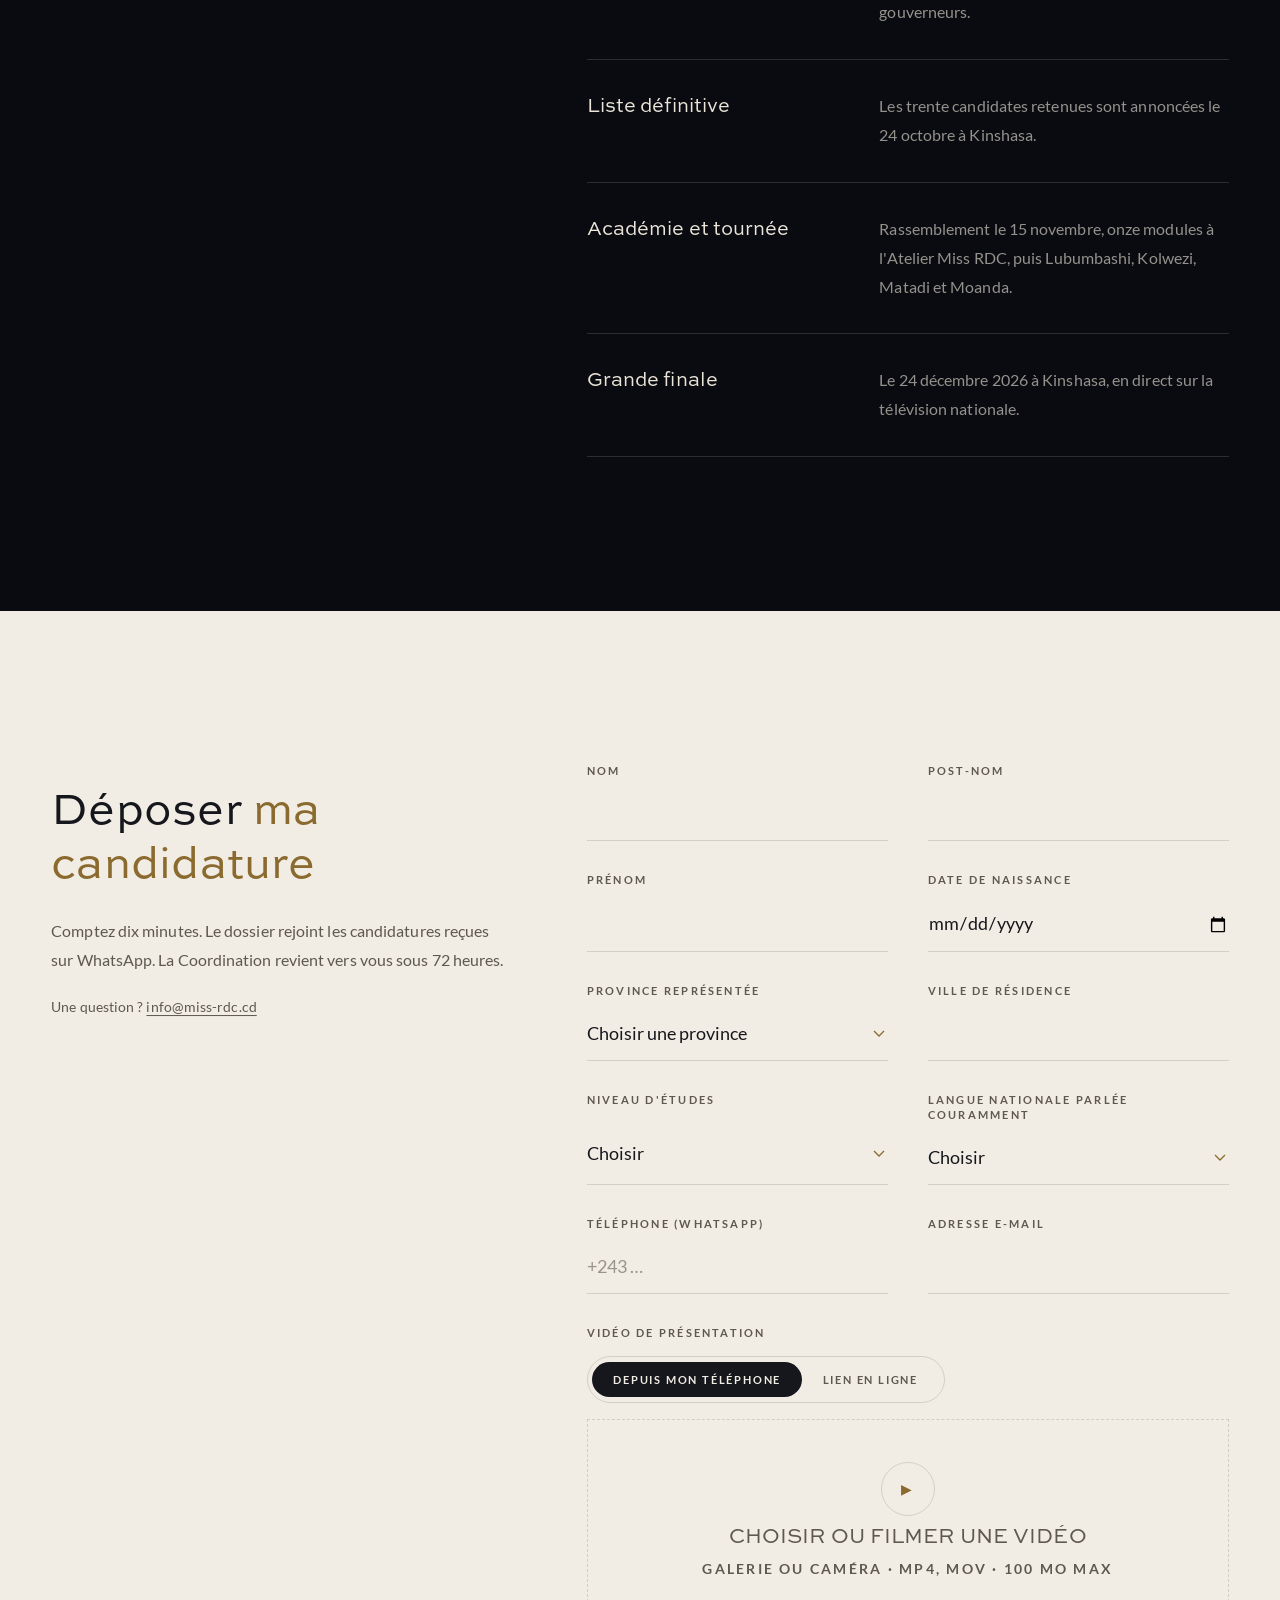
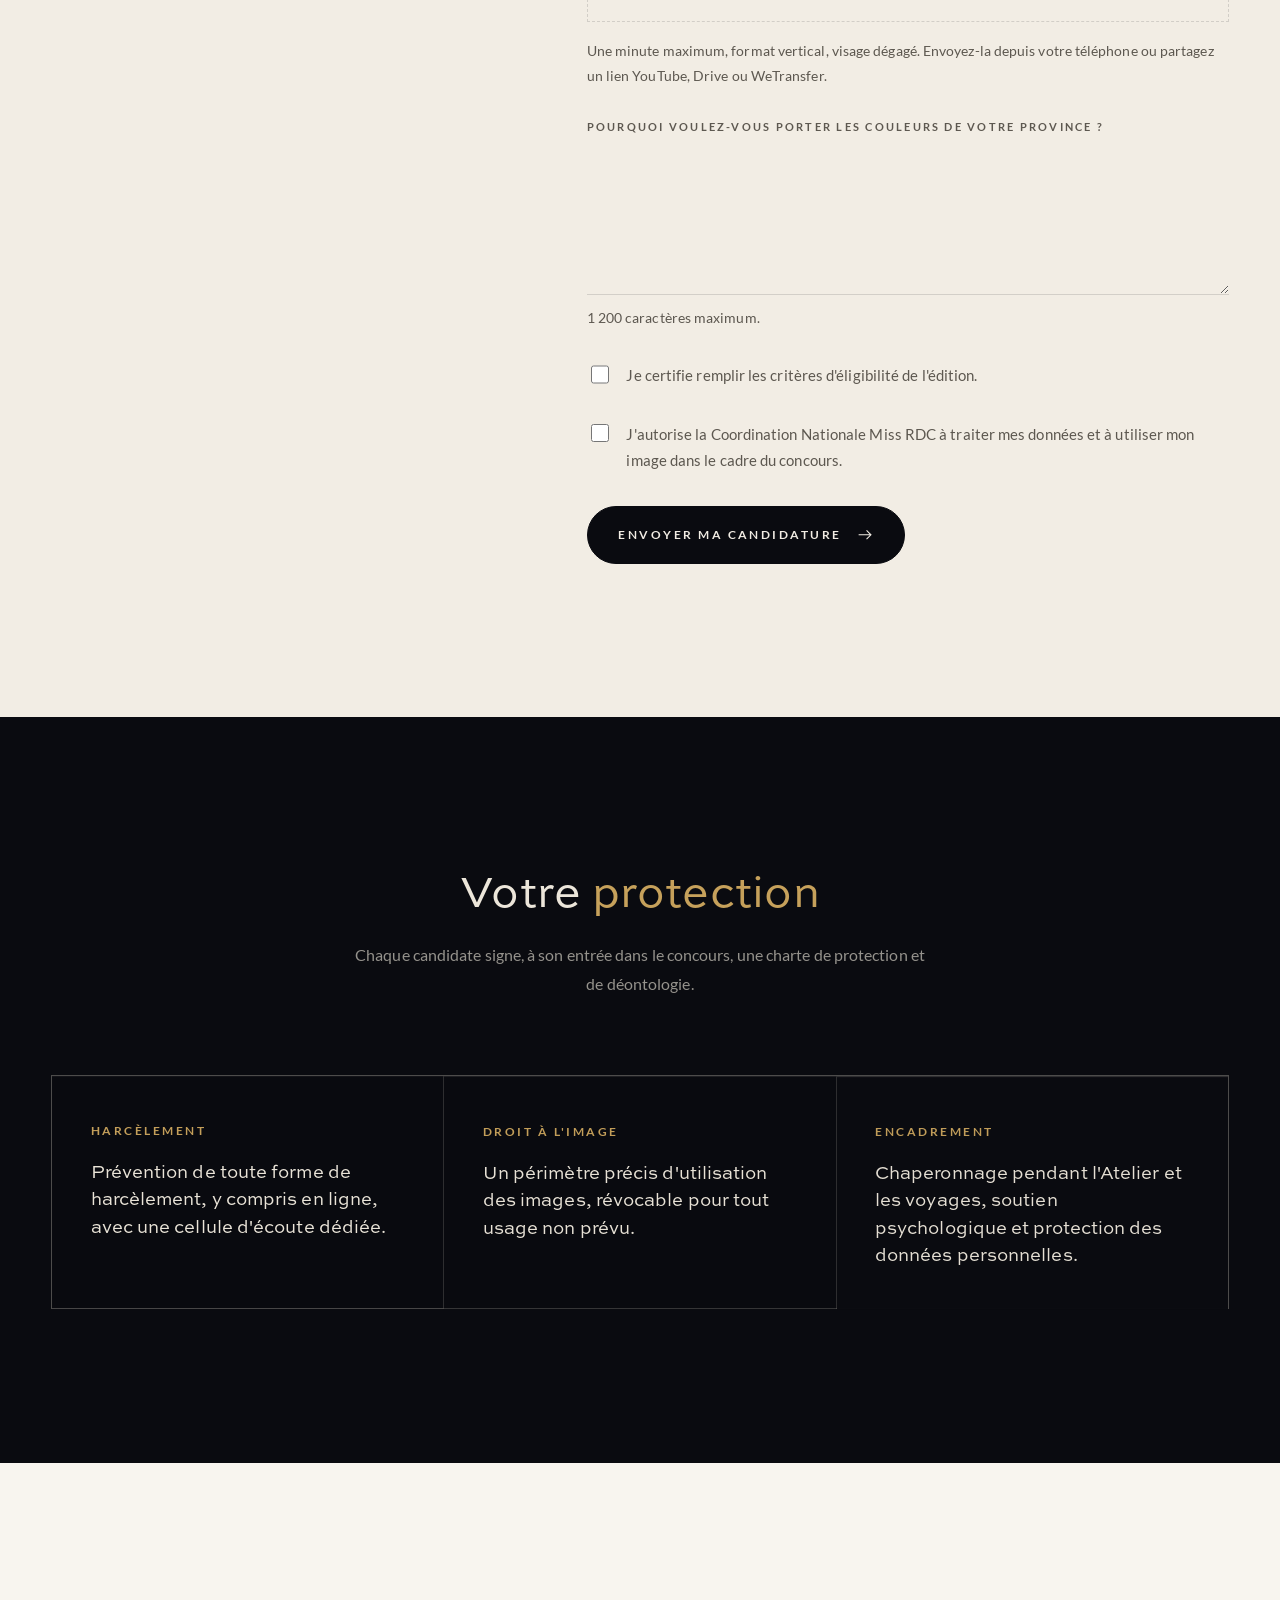
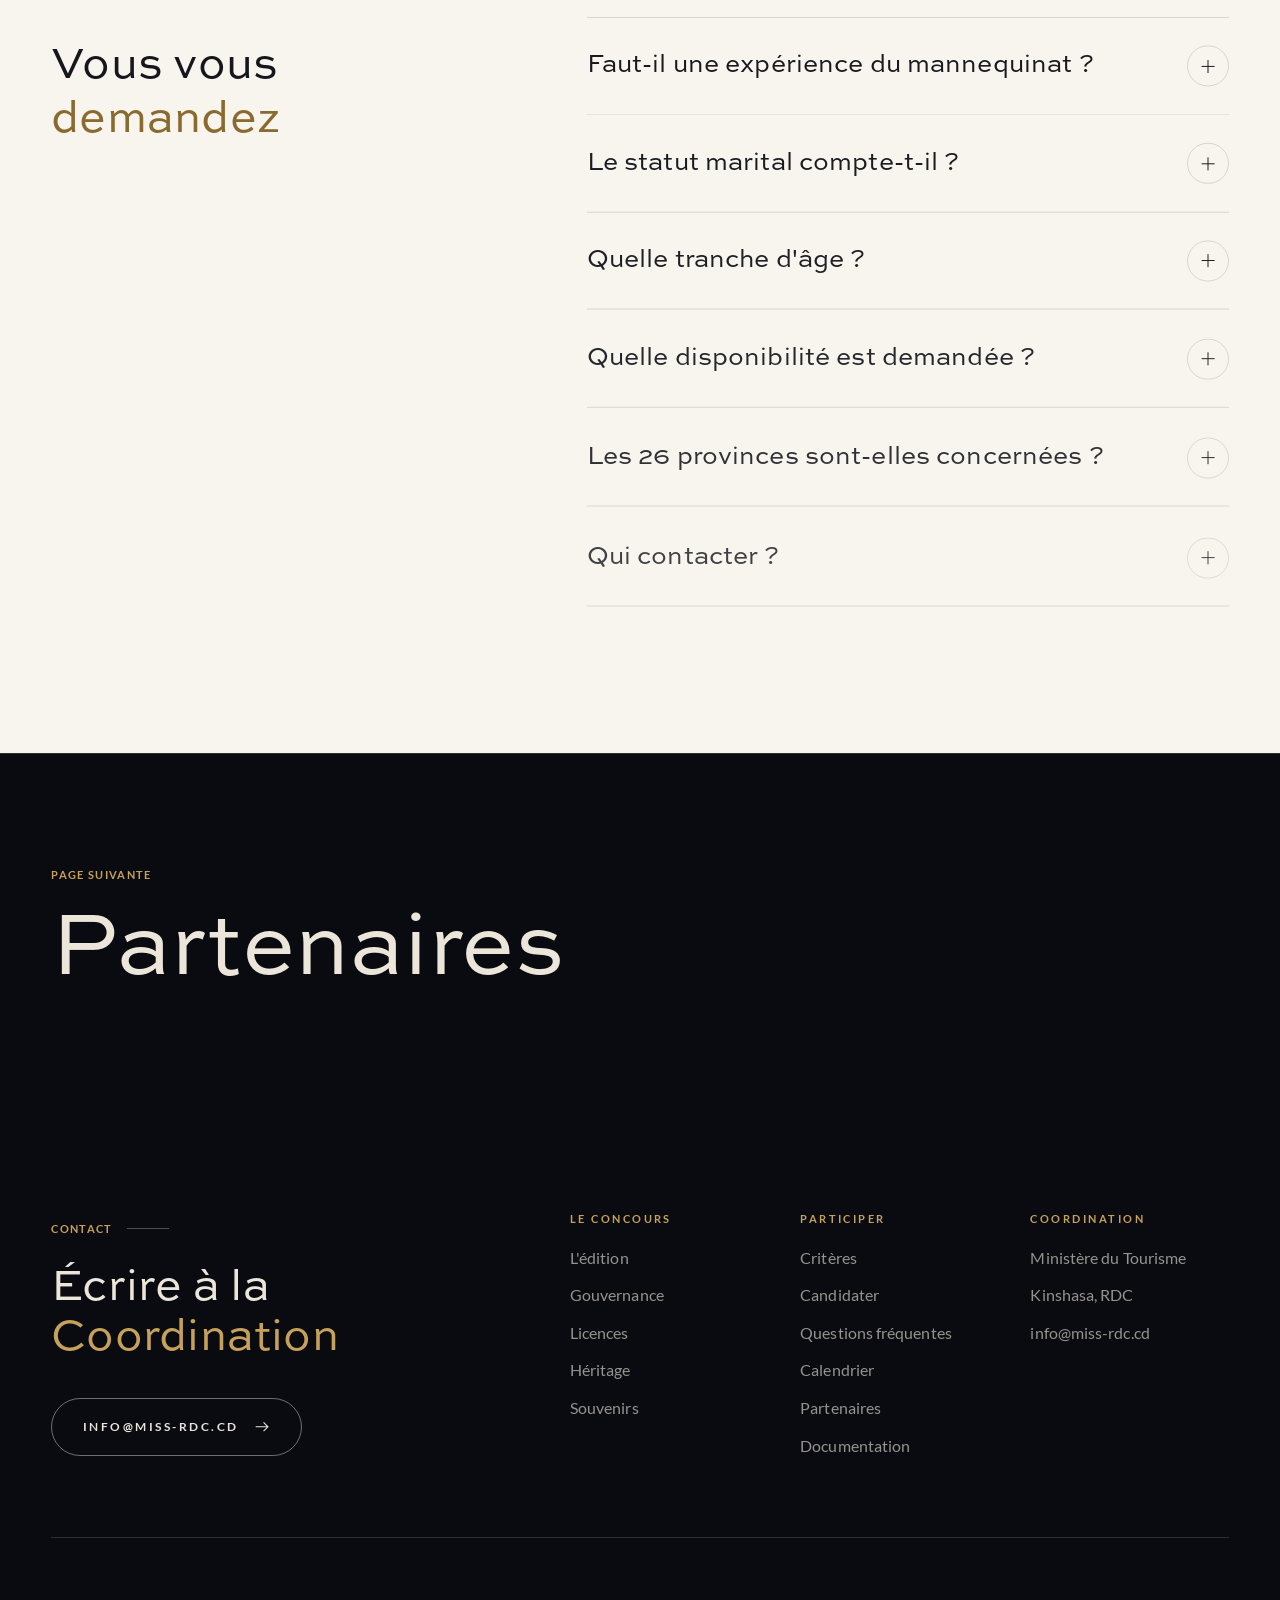
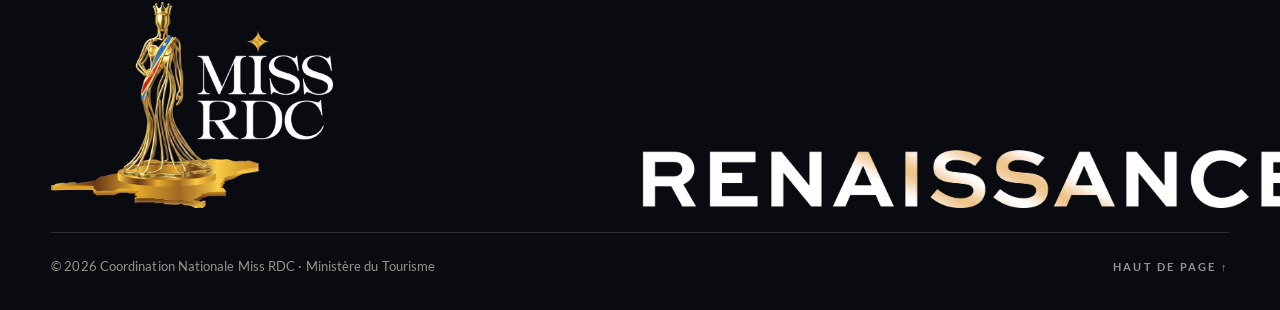
<file: participer.html>
<!doctype html>
<html lang="fr">
<head>
<meta charset="utf-8">
<meta name="viewport" content="width=device-width,initial-scale=1">
<title>Candidater · Miss RDC 2026</title>
<meta name="description" content="Conditions, parcours et formulaire de candidature pour représenter votre province à Miss RDC 2026.">
<meta name="theme-color" content="#0a0b10">
<link rel="canonical" href="https://miss-rdc.cd/participer.html">
<meta property="og:type" content="website">
<meta property="og:site_name" content="Miss RDC 2026">
<meta property="og:locale" content="fr_CD">
<meta property="og:title" content="Candidater · Miss RDC 2026">
<meta property="og:description" content="Conditions, parcours et formulaire de candidature pour représenter votre province à Miss RDC 2026.">
<meta property="og:url" content="https://miss-rdc.cd/participer.html">
<meta property="og:image" content="https://miss-rdc.cd/assets/img/og-miss-rdc.jpg">
<meta property="og:image:width" content="1200">
<meta property="og:image:height" content="630">
<meta name="twitter:card" content="summary_large_image">
<link rel="icon" type="image/png" href="assets/img/favicon-64.png">
<link rel="apple-touch-icon" href="assets/img/apple-touch-icon.png">
<link rel="stylesheet" href="assets/css/fonts.css">
<link rel="stylesheet" href="assets/css/main.css">
<script>(function(h){if(matchMedia('(prefers-reduced-motion: reduce)').matches)return;h.classList.add('motion');try{if(sessionStorage.getItem('mrdc-curtain')){sessionStorage.removeItem('mrdc-curtain');h.classList.add('is-arriving')}}catch(e){}setTimeout(function(){if(!window.__mrdcReady)h.classList.remove('motion','is-arriving')},2000)})(document.documentElement)</script>
</head>
<body class="page-participer">
<a class="skip" href="#main">Aller au contenu</a>
<header class="nav">
  <div class="wrap nav-in">
    <a class="brand" href="index.html" aria-label="Miss RDC, accueil"><img src="assets/img/logo-nav.png" alt="Miss RDC" width="164" height="120"></a>
    <nav aria-label="Navigation principale">
      <ul class="menu">
        <li><a href="edition.html">L'édition</a></li>
        <li><a href="heritage.html">Héritage</a></li>
        <li><a href="programme.html">Programme</a></li>
        <li><a href="souvenir.html">Souvenirs</a></li>
        <li><a href="partenaires.html">Partenaires</a></li>
        <li><a href="documentation.html">Documentation</a></li>
      </ul>
    </nav>
    <a class="btn btn--gold nav-cta" href="participer.html" aria-current="page" data-magnetic>Candidater</a>
    <button class="burger" type="button" aria-label="Ouvrir le menu" aria-expanded="false" aria-controls="drawer"><span></span><span></span></button>
  </div>
</header>
<div class="drawer" id="drawer" aria-hidden="true">
  <ol>
    <li><a href="index.html">Accueil</a></li>
    <li><a href="edition.html">L'édition</a></li>
    <li><a href="heritage.html">Héritage</a></li>
    <li><a href="programme.html">Programme</a></li>
    <li><a href="souvenir.html">Souvenirs</a></li>
    <li><a href="partenaires.html">Partenaires</a></li>
    <li><a href="documentation.html">Documentation</a></li>
    <li><a href="participer.html" aria-current="page">Candidater</a></li>
  </ol>
  <div class="drawer-foot"><span>Coordination Nationale Miss RDC</span><a href="mailto:info@miss-rdc.cd">info@miss-rdc.cd</a></div>
</div>
<div class="curtain" aria-hidden="true"></div>
<main id="main">

<section class="page-hero">
  <div class="page-hero-media" aria-hidden="true">
    <img src="assets/img/doc/miss-couronnee.webp" alt="" width="930" height="922" fetchpriority="high">
  </div>
  <div class="wrap page-hero-body">
    <p class="label" data-hero><b>Candidatures 2026</b> Compétition</p>
    <h1 class="h1" data-split="hero">Représenter <em>votre province</em></h1>
    <div class="page-hero-foot">
      <p class="lead" data-hero>Trente places, vingt-six provinces, une couronne. Inscription gratuite, en ligne ou dans les points d'inscription provinciaux.</p>
      <a class="btn btn--gold" href="#formulaire" data-hero data-magnetic data-arrow>Déposer ma candidature</a>
    </div>
  </div>
</section>

<section class="theme-night" aria-label="La compétition en chiffres">
  <div class="wrap">
    <div class="stats">
      <div class="stat" data-reveal><b data-count="26">26</b><span>Provinces représentées</span></div>
      <div class="stat" data-reveal><b data-count="30">30</b><span>Places à l'académie</span></div>
      <div class="stat" data-reveal><b data-count="11">11</b><span>Modules de préparation</span></div>
      <div class="stat" data-reveal><b>1</b><span>Couronne nationale</span></div>
    </div>
  </div>
</section>

<section class="section theme-ivory">
  <div class="wrap voice-grid">
    <figure class="media" data-clip>
      <img src="assets/img/doc/femme-drapeau.webp" alt="Une jeune femme brandit le drapeau de la RDC" width="1223" height="933" loading="lazy">
    </figure>
    <div>
      <h2 class="h2" data-split style="margin-top:1.3rem">Vous pouvez être <em>l'une d'elles</em></h2>
      <p class="lead" data-reveal style="margin-top:1.6rem">Aucune expérience du mannequinat n'est requise. Le jury évalue le potentiel&nbsp;; l'académie forme le reste.</p>
      <div class="btns" data-reveal style="margin-top:2.2rem"><a class="link" href="#criteres" data-arrow>Voir les conditions</a></div>
    </div>
  </div>
</section>

<section class="section theme-paper" id="criteres">
  <div class="wrap split">
    <div class="split-sticky">
      <h2 class="h2" data-split>Les conditions <em>pour concourir</em></h2>
      <p class="body" data-reveal style="margin-top:1.6rem">Critères harmonisés avec les standards des grands concours internationaux, sous réserve de validation par la Coordination Nationale.</p>
    </div>
    <dl class="criteria">
      <div class="criterion" data-reveal><dt>Nationalité</dt><dd>Être de nationalité congolaise (RDC), par naissance ou par filiation.</dd></div>
      <div class="criterion" data-reveal><dt>Âge</dt><dd>Avoir entre 18 et 27 ans révolus à la date du gala national.</dd></div>
      <div class="criterion" data-reveal><dt>Statut personnel</dt><dd>Aucune contrainte de statut marital ou parental n'est retenue.</dd></div>
      <div class="criterion" data-reveal><dt>Aptitude &amp; disponibilité</dt><dd>Aptitude physique à voyager et disponibilité totale durant l'année de règne.</dd></div>
      <div class="criterion" data-reveal><dt>Casier judiciaire</dt><dd>Casier judiciaire vierge.</dd></div>
      <div class="criterion" data-reveal><dt>Instruction</dt><dd>Niveau d'instruction secondaire minimum.</dd></div>
    </dl>
  </div>
</section>

<section class="section theme-night" id="etapes">
  <div class="wrap split">
    <div class="split-sticky">
      <h2 class="h2" data-split>De la candidature <em>à la couronne</em></h2>
    </div>
    <ol class="rows">
      <li class="row" data-reveal><h3>Inscriptions</h3><p>Du 5 au 17 octobre 2026, en ligne et dans les points d'inscription provinciaux.</p></li>
      <li class="row" data-reveal><h3>Présélection</h3><p>Revue des dossiers et des vidéos de présentation. Liste publiée le 25 septembre.</p></li>
      <li class="row" data-reveal><h3>Castings provinciaux</h3><p>Du 28 septembre au 16 octobre, devant les comités provinciaux, avec le parrainage des gouverneurs.</p></li>
      <li class="row" data-reveal><h3>Liste définitive</h3><p>Les trente candidates retenues sont annoncées le 24 octobre à Kinshasa.</p></li>
      <li class="row" data-reveal><h3>Académie et tournée</h3><p>Rassemblement le 15 novembre, onze modules à l'Atelier Miss RDC, puis Lubumbashi, Kolwezi, Matadi et Moanda.</p></li>
      <li class="row" data-reveal><h3>Grande finale</h3><p>Le 24 décembre 2026 à Kinshasa, en direct sur la télévision nationale.</p></li>
    </ol>
  </div>
</section>

<section class="section theme-ivory" id="formulaire">
  <div class="wrap split">
    <div class="split-sticky">
      <h2 class="h2" data-split>Déposer <em>ma candidature</em></h2>
      <p class="body" data-reveal style="margin-top:1.6rem">Comptez dix minutes. Le dossier rejoint les candidatures reçues sur WhatsApp. La Coordination revient vers vous sous 72 heures.</p>
      <p class="small" data-reveal style="margin-top:1.2rem">Une question&nbsp;? <a href="mailto:info@miss-rdc.cd" style="text-decoration:underline;text-underline-offset:3px">info@miss-rdc.cd</a></p>
    </div>
    <form class="form" data-demo="candidate" data-api="/api/candidature" novalidate>
      <div class="field"><label for="nom">Nom</label><input id="nom" name="nom" required autocomplete="family-name"></div>
      <div class="field"><label for="postnom">Post-nom</label><input id="postnom" name="postnom" required></div>
      <div class="field"><label for="prenom">Prénom</label><input id="prenom" name="prenom" required autocomplete="given-name"></div>
      <div class="field"><label for="naissance">Date de naissance</label><input id="naissance" name="naissance" type="date" required></div>
      <div class="field">
        <label for="province">Province représentée</label>
        <select id="province" name="province" required>
          <option value="">Choisir une province</option>
          <option>Bas-Uélé</option><option>Équateur</option><option>Haut-Katanga</option><option>Haut-Lomami</option><option>Haut-Uélé</option>
          <option>Ituri</option><option>Kasaï</option><option>Kasaï-Central</option><option>Kasaï-Oriental</option><option>Kinshasa</option>
          <option>Kongo-Central</option><option>Kwango</option><option>Kwilu</option><option>Lomami</option><option>Lualaba</option>
          <option>Mai-Ndombe</option><option>Maniema</option><option>Mongala</option><option>Nord-Kivu</option><option>Nord-Ubangi</option>
          <option>Sankuru</option><option>Sud-Kivu</option><option>Sud-Ubangi</option><option>Tanganyika</option><option>Tshopo</option>
          <option>Tshuapa</option>
        </select>
      </div>
      <div class="field"><label for="ville">Ville de résidence</label><input id="ville" name="ville" required autocomplete="address-level2"></div>
      <div class="field">
        <label for="etudes">Niveau d'études</label>
        <select id="etudes" name="etudes" required>
          <option value="">Choisir</option><option>Secondaire</option><option>Diplôme d'État</option><option>Graduat en cours</option><option>Graduat</option><option>Licence</option><option>Master ou plus</option>
        </select>
      </div>
      <div class="field">
        <label for="langue">Langue nationale parlée couramment</label>
        <select id="langue" name="langue" required>
          <option value="">Choisir</option><option>Lingala</option><option>Kiswahili</option><option>Kikongo</option><option>Tshiluba</option>
        </select>
      </div>
      <div class="field"><label for="tel">Téléphone (WhatsApp)</label><input id="tel" name="tel" type="tel" placeholder="+243 …" required autocomplete="tel"></div>
      <div class="field"><label for="email">Adresse e-mail</label><input id="email" name="email" type="email" required autocomplete="email"></div>

      <div class="field field--full video-field" data-video-field>
        <span class="field-label">Vidéo de présentation</span>
        <div class="video-source" role="tablist" aria-label="Mode d'envoi de la vidéo">
          <button type="button" class="video-source-btn is-active" data-video-mode="upload" role="tab" aria-selected="true">Depuis mon téléphone</button>
          <button type="button" class="video-source-btn" data-video-mode="link" role="tab" aria-selected="false">Lien en ligne</button>
        </div>
        <div class="video-panel" data-video-panel="upload">
          <label class="upload-drop" for="video-file">
            <input id="video-file" name="video-file" type="file" accept="video/*" hidden>
            <span class="upload-icon" aria-hidden="true">▶</span>
            <span class="upload-title">Choisir ou filmer une vidéo</span>
            <span class="upload-hint">Galerie ou caméra · MP4, MOV · 100 Mo max</span>
          </label>
          <div class="video-preview" data-video-preview hidden>
            <video controls playsinline preload="metadata" data-video-player aria-label="Aperçu de votre vidéo"></video>
            <button type="button" class="upload-clear" data-video-clear>Changer de vidéo</button>
          </div>
        </div>
        <div class="video-panel" data-video-panel="link" hidden>
          <label for="video">Lien de votre vidéo</label>
          <input id="video" name="video" type="url" placeholder="https://…">
        </div>
        <p class="help">Une minute maximum, format vertical, visage dégagé. Envoyez-la depuis votre téléphone ou partagez un lien YouTube, Drive ou WeTransfer.</p>
      </div>

      <div class="field field--full">
        <label for="motivation">Pourquoi voulez-vous porter les couleurs de votre province&nbsp;?</label>
        <textarea id="motivation" name="motivation" rows="5" maxlength="1200" required></textarea>
        <p class="help">1 200 caractères maximum.</p>
      </div>
      <div class="field--full check"><input id="ok1" name="ok1" type="checkbox" required><label for="ok1">Je certifie remplir les critères d'éligibilité de l'édition.</label></div>
      <div class="field--full check"><input id="ok2" name="ok2" type="checkbox" required><label for="ok2">J'autorise la Coordination Nationale Miss RDC à traiter mes données et à utiliser mon image dans le cadre du concours.</label></div>
      <div class="field--full"><button class="btn btn--solid-dark" type="submit" data-magnetic data-arrow>Envoyer ma candidature</button></div>
      <div class="msg" data-msg hidden role="status"></div>
    </form>
  </div>
</section>

<section class="section theme-night" id="protection">
  <div class="wrap">
    <div class="journey-intro">
      <h2 class="h2" data-split>Votre <em>protection</em></h2>
      <p class="body" data-reveal>Chaque candidate signe, à son entrée dans le concours, une charte de protection et de déontologie.</p>
    </div>
    <div class="signals">
      <div class="signal" data-reveal><b>Harcèlement</b><p>Prévention de toute forme de harcèlement, y compris en ligne, avec une cellule d'écoute dédiée.</p></div>
      <div class="signal" data-reveal><b>Droit à l'image</b><p>Un périmètre précis d'utilisation des images, révocable pour tout usage non prévu.</p></div>
      <div class="signal" data-reveal><b>Encadrement</b><p>Chaperonnage pendant l'Atelier et les voyages, soutien psychologique et protection des données personnelles.</p></div>
    </div>
  </div>
</section>

<section class="section theme-paper" id="faq">
  <div class="wrap split">
    <div class="split-sticky">
      <h2 class="h2" data-split>Vous vous <em>demandez</em></h2>
    </div>
    <div class="faq">
      <details data-reveal><summary>Faut-il une expérience du mannequinat&nbsp;?<i aria-hidden="true"></i></summary><p class="faq-a">Aucune. L'académie (11 modules) prépare chaque candidate à la prise de parole, la culture, la posture et la scène.</p></details>
      <details data-reveal><summary>Le statut marital compte-t-il&nbsp;?<i aria-hidden="true"></i></summary><p class="faq-a">Non. Aucune contrainte de statut marital ou parental n'est retenue, en cohérence avec les standards internationaux récents.</p></details>
      <details data-reveal><summary>Quelle tranche d'âge&nbsp;?<i aria-hidden="true"></i></summary><p class="faq-a">Entre 18 et 27 ans révolus à la date du gala national.</p></details>
      <details data-reveal><summary>Quelle disponibilité est demandée&nbsp;?<i aria-hidden="true"></i></summary><p class="faq-a">Une disponibilité totale durant l'année de règne&nbsp;: missions, déplacements et obligations médiatiques.</p></details>
      <details data-reveal><summary>Les 26 provinces sont-elles concernées&nbsp;?<i aria-hidden="true"></i></summary><p class="faq-a">Oui. Le processus est ouvert dans les 26 provinces, avec des coordinateurs provinciaux et un jury local.</p></details>
      <details data-reveal><summary>Qui contacter&nbsp;?<i aria-hidden="true"></i></summary><p class="faq-a">La Direction des Opérations &amp; Partenariats, à l'adresse <a href="mailto:info@miss-rdc.cd">info@miss-rdc.cd</a>.</p></details>
    </div>
  </div>
</section>

<section class="next theme-night">
  <a class="wrap next-in" href="partenaires.html" data-cursor="Suivant">
    <span class="label label--plain"><b>Page suivante</b></span>
    <span class="next-title">Partenaires</span>
  </a>
</section>

</main>
<footer class="foot">
  <div class="wrap">
    <div class="foot-top">
      <div>
        <p class="label"><b>Contact</b></p>
        <h2 class="h2" style="margin-top:1.4rem">Écrire à la <em>Coordination</em></h2>
        <div class="btns" style="margin-top:2.2rem"><a class="btn btn--light" href="mailto:info@miss-rdc.cd" data-magnetic data-arrow>info@miss-rdc.cd</a></div>
      </div>
      <div class="foot-cols">
        <div>
          <h4>Le concours</h4>
          <ul>
            <li><a href="edition.html">L'édition</a></li>
            <li><a href="edition.html#gouvernance">Gouvernance</a></li>
            <li><a href="edition.html#licences">Licences</a></li>
            <li><a href="heritage.html">Héritage</a></li>
            <li><a href="souvenir.html">Souvenirs</a></li>
          </ul>
        </div>
        <div>
          <h4>Participer</h4>
          <ul>
            <li><a href="participer.html#criteres">Critères</a></li>
            <li><a href="participer.html#formulaire">Candidater</a></li>
            <li><a href="participer.html#faq">Questions fréquentes</a></li>
            <li><a href="programme.html#calendrier">Calendrier</a></li>
            <li><a href="partenaires.html">Partenaires</a></li>
            <li><a href="documentation.html">Documentation</a></li>
          </ul>
        </div>
        <div>
          <h4>Coordination</h4>
          <ul>
            <li>Ministère du Tourisme</li>
            <li>Kinshasa, RDC</li>
            <li><a href="mailto:info@miss-rdc.cd">info@miss-rdc.cd</a></li>
          </ul>
        </div>
      </div>
    </div>
    <div class="foot-mark">
      <img src="assets/img/logo-footer.png" alt="Miss RDC" width="411" height="300" loading="lazy">
      <img class="foot-word" src="assets/img/renaissance-footer.webp" alt="Renaissance" width="1800" height="157" loading="lazy">
    </div>
    <div class="fine">
      <span>© 2026 Coordination Nationale Miss RDC · Ministère du Tourisme</span>
      <button class="to-top" type="button" data-top>Haut de page ↑</button>
    </div>
  </div>
</footer>
<script src="assets/vendor/gsap.min.js"></script>
<script src="assets/vendor/ScrollTrigger.min.js"></script>
<script src="assets/vendor/SplitText.min.js"></script>
<script src="assets/vendor/lenis.min.js"></script>
<script src="assets/js/main.js"></script>
</body>
</html>
</file>
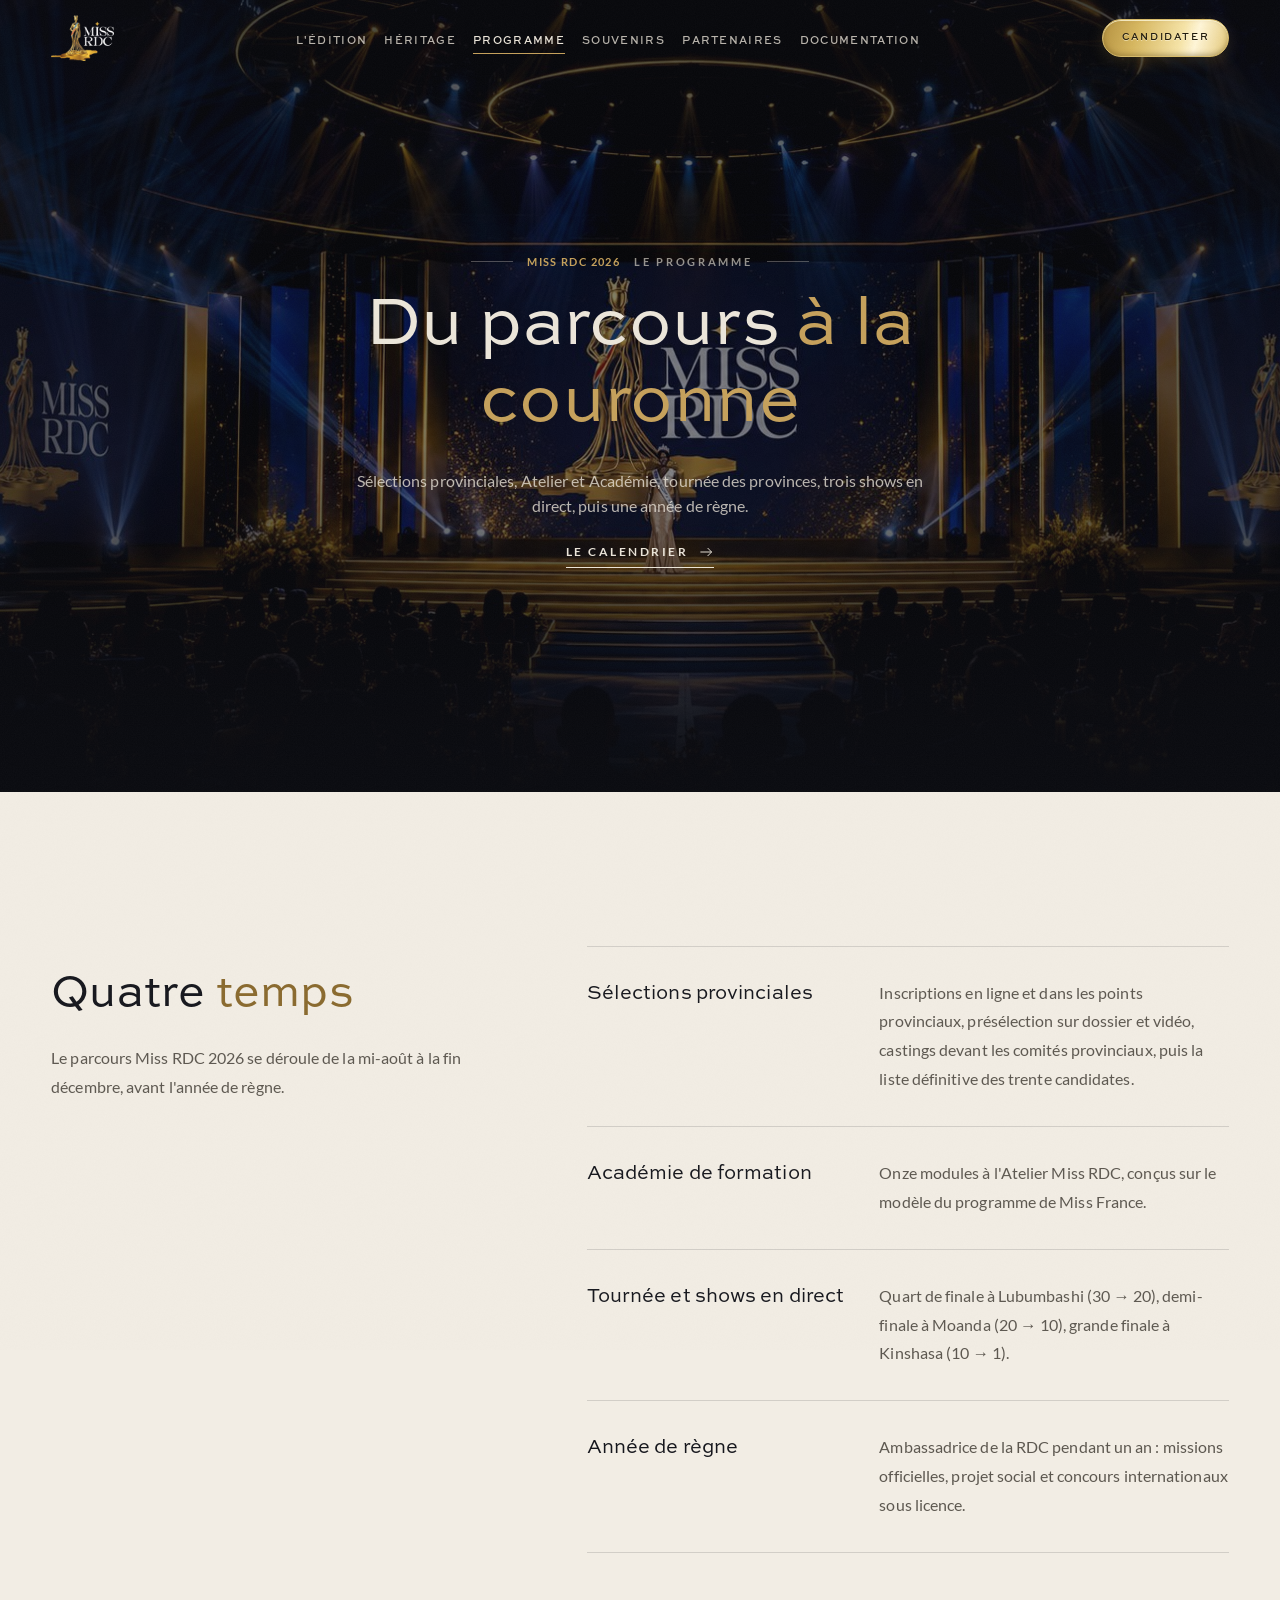
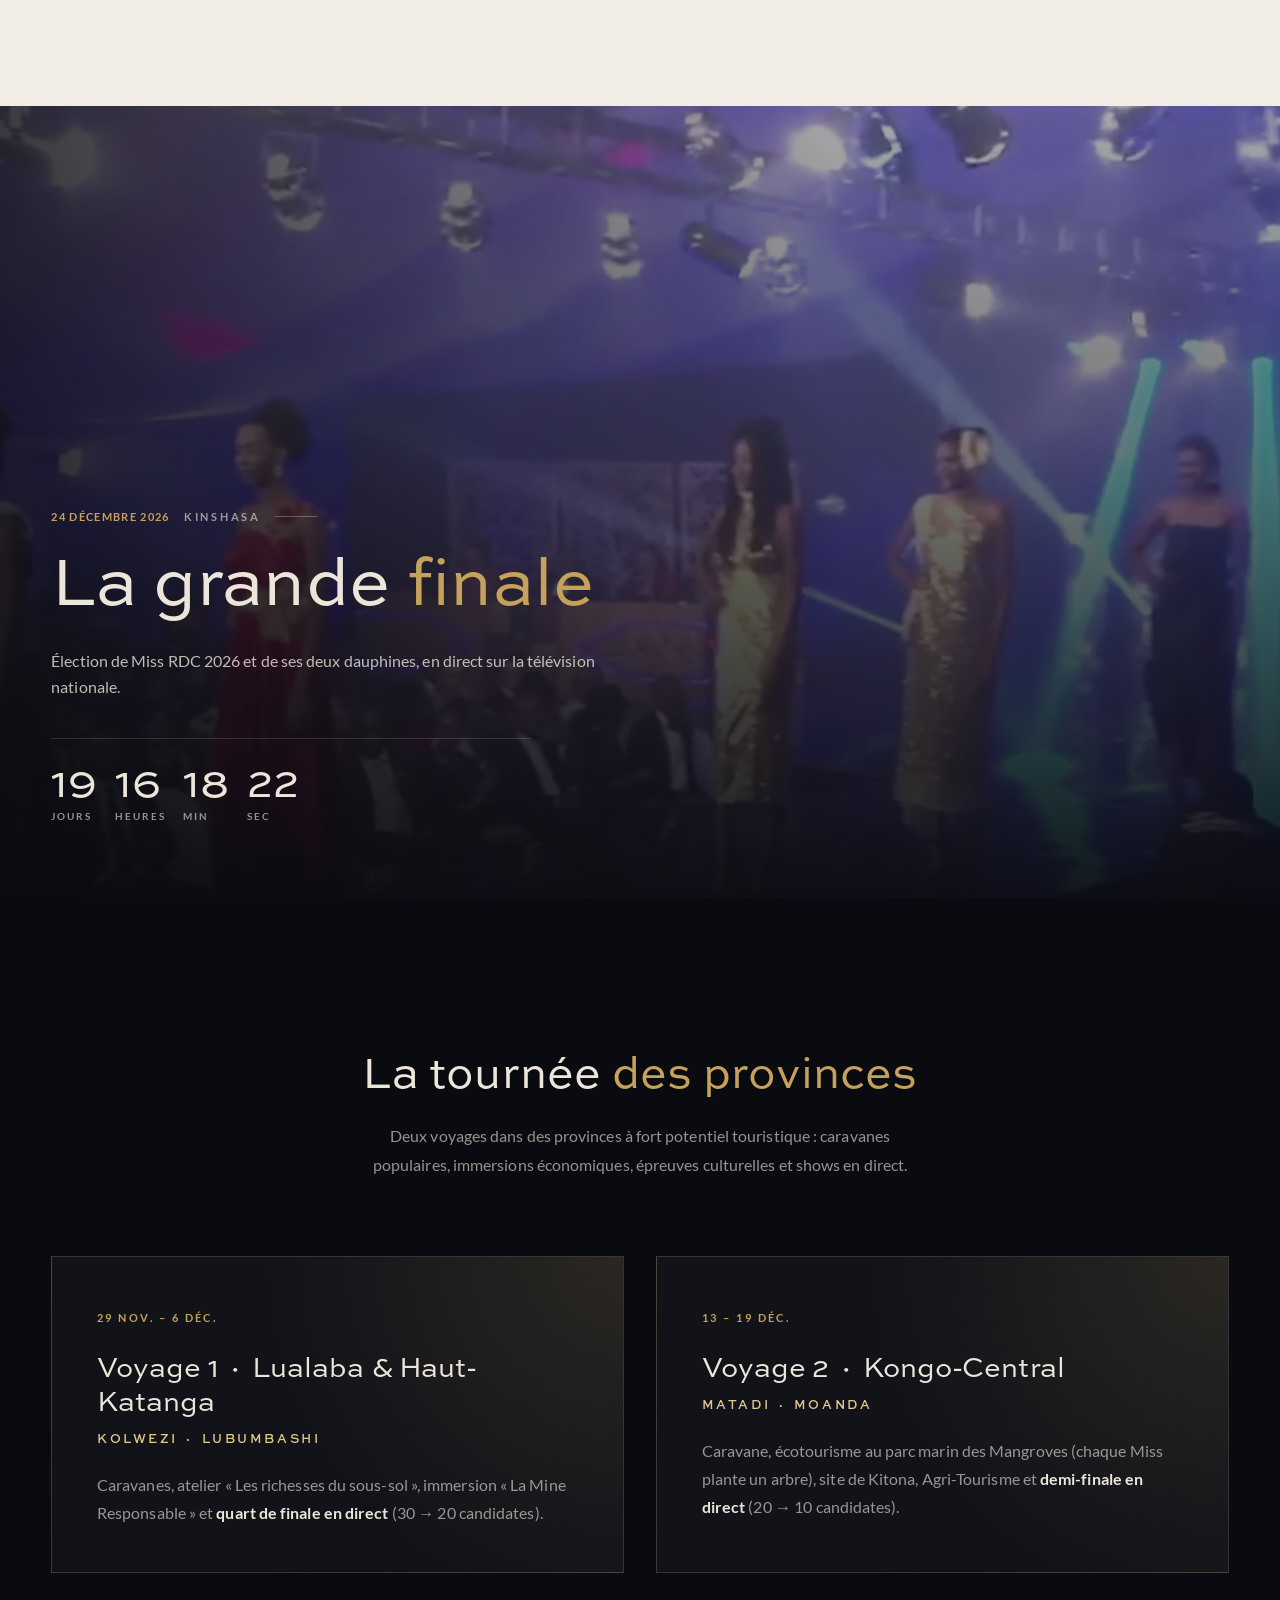
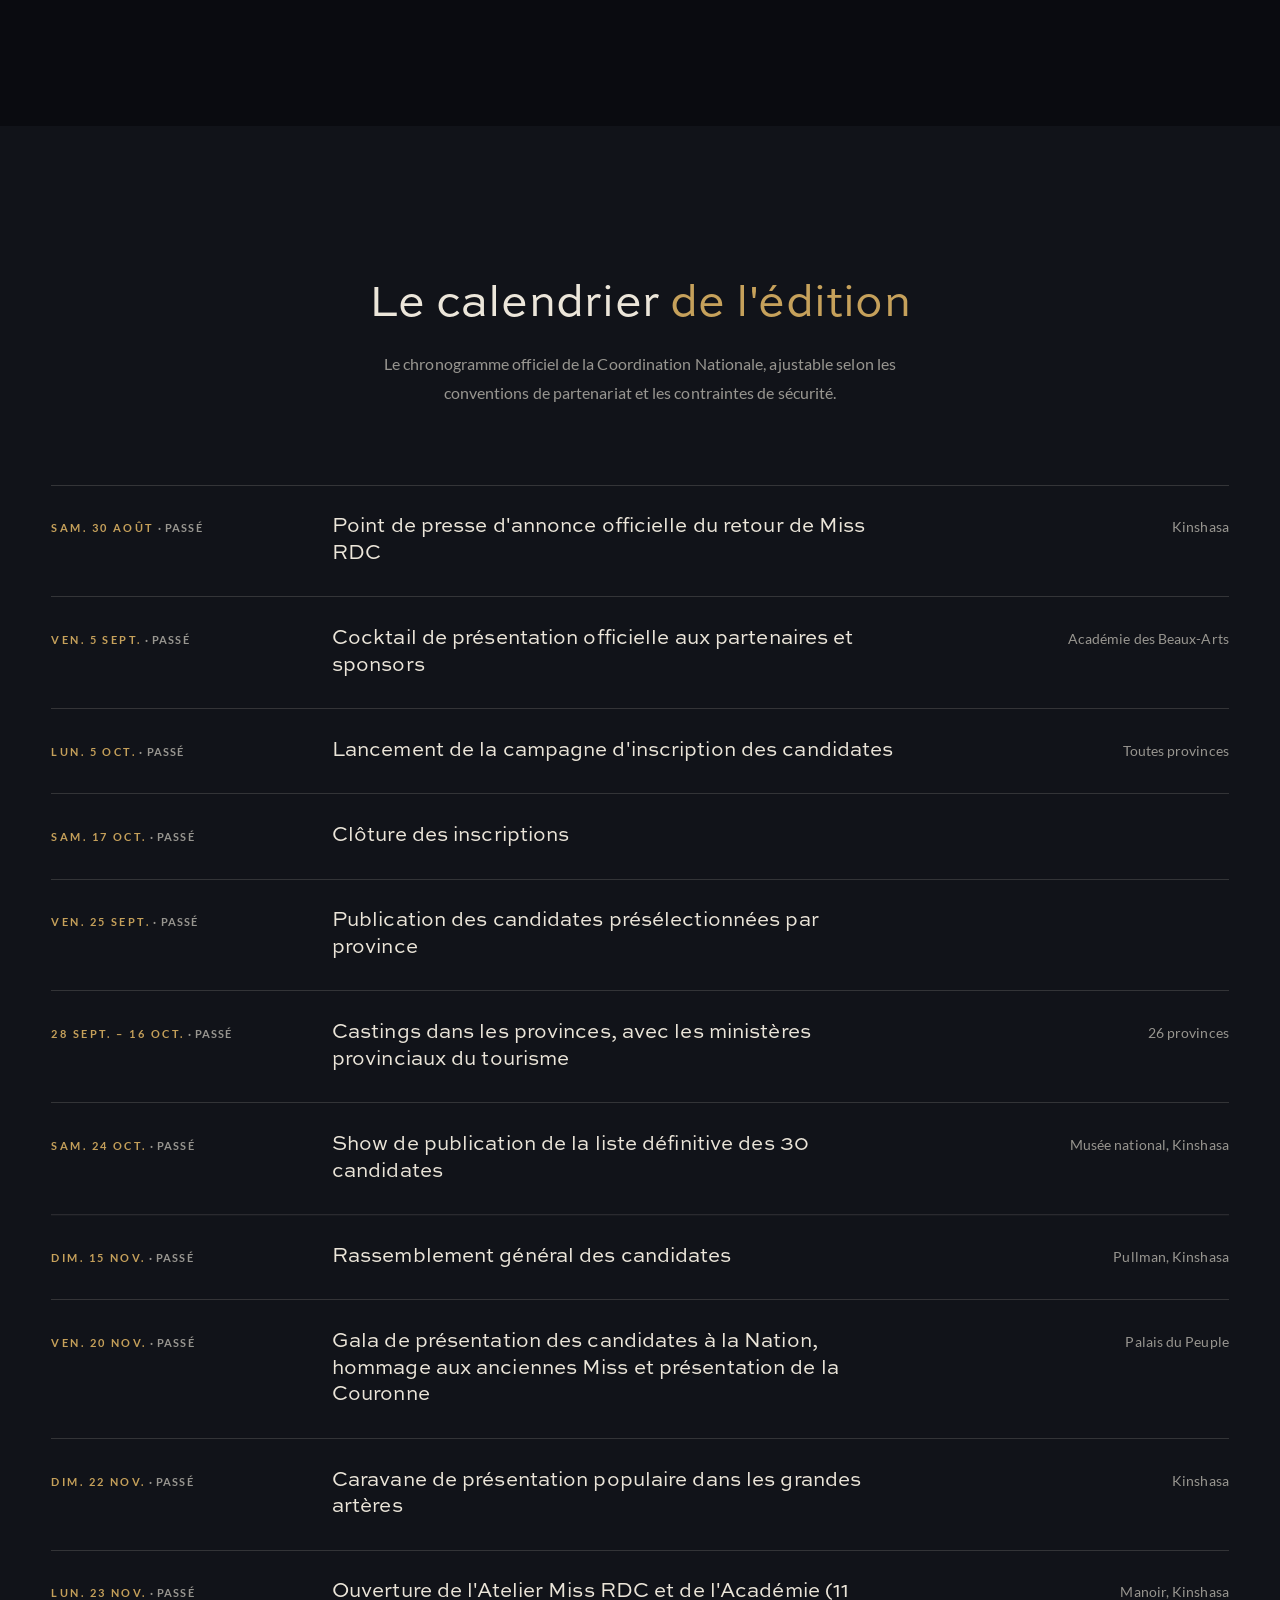
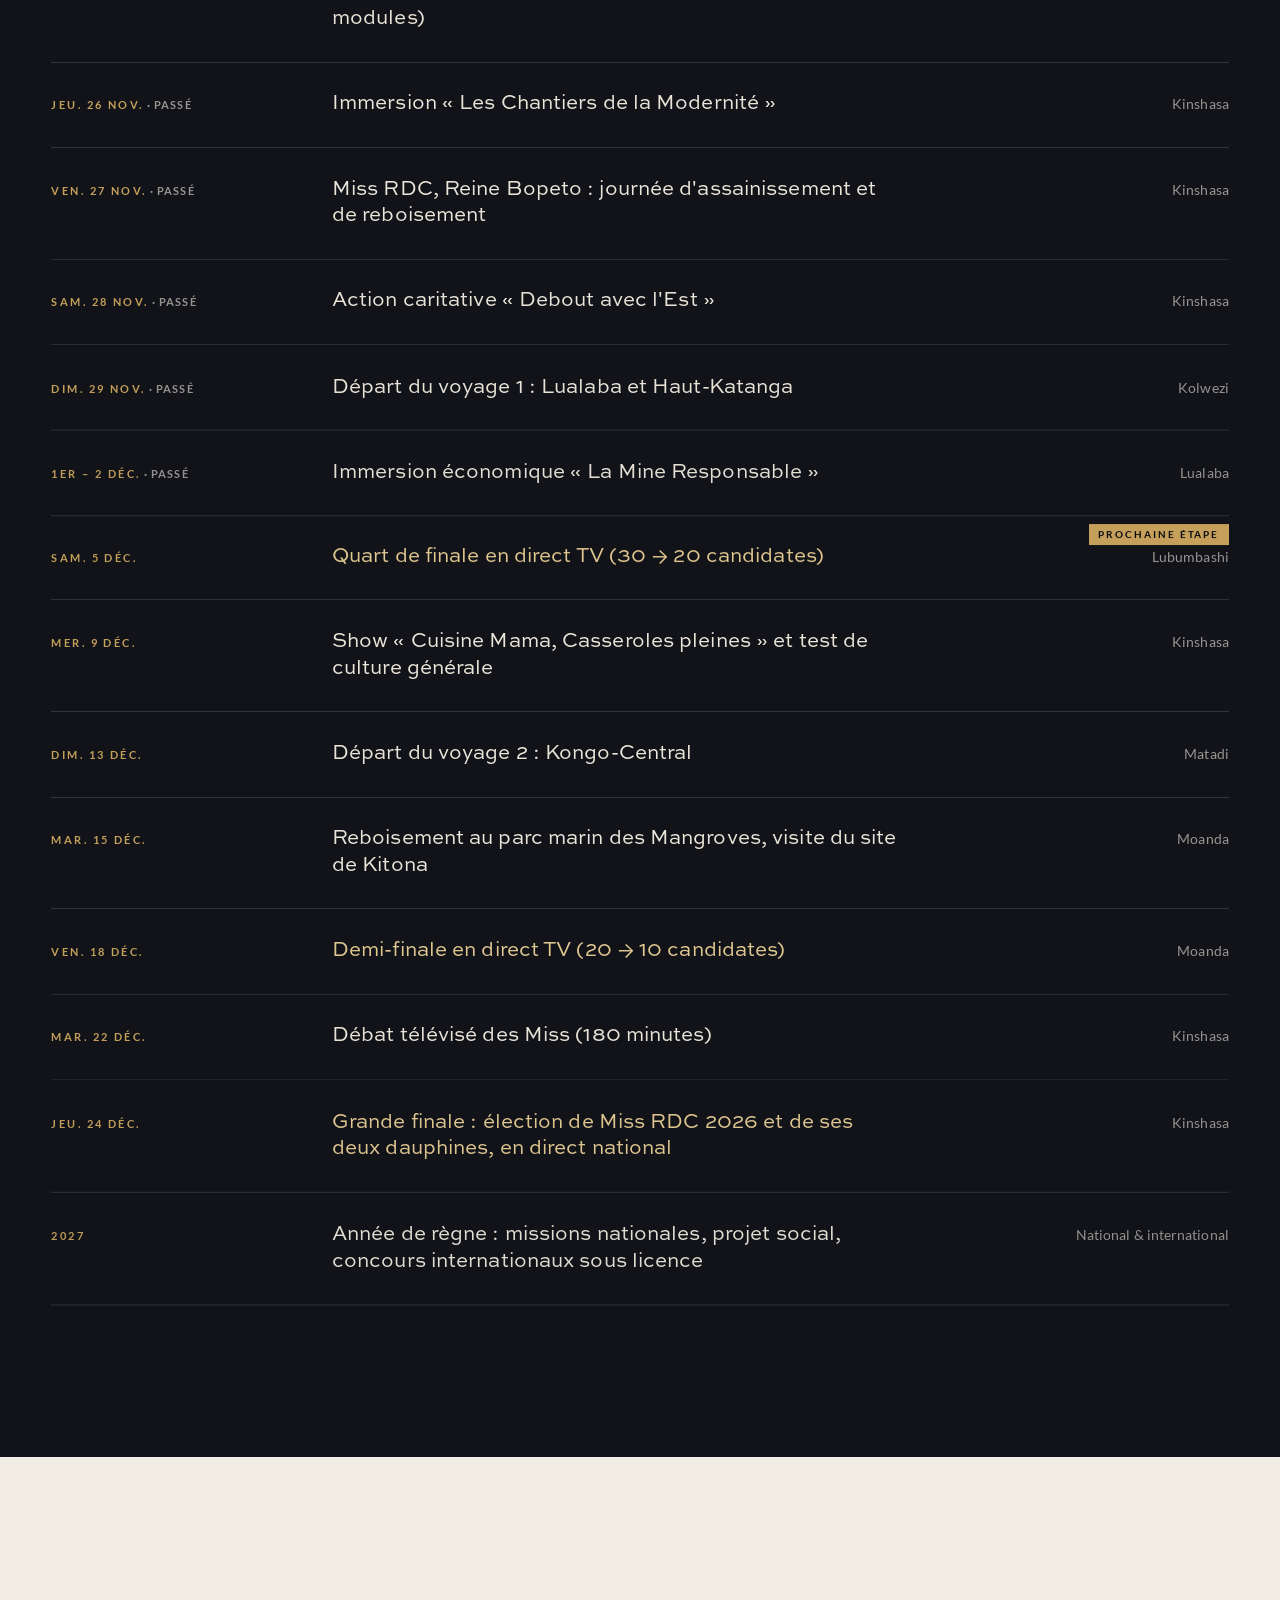
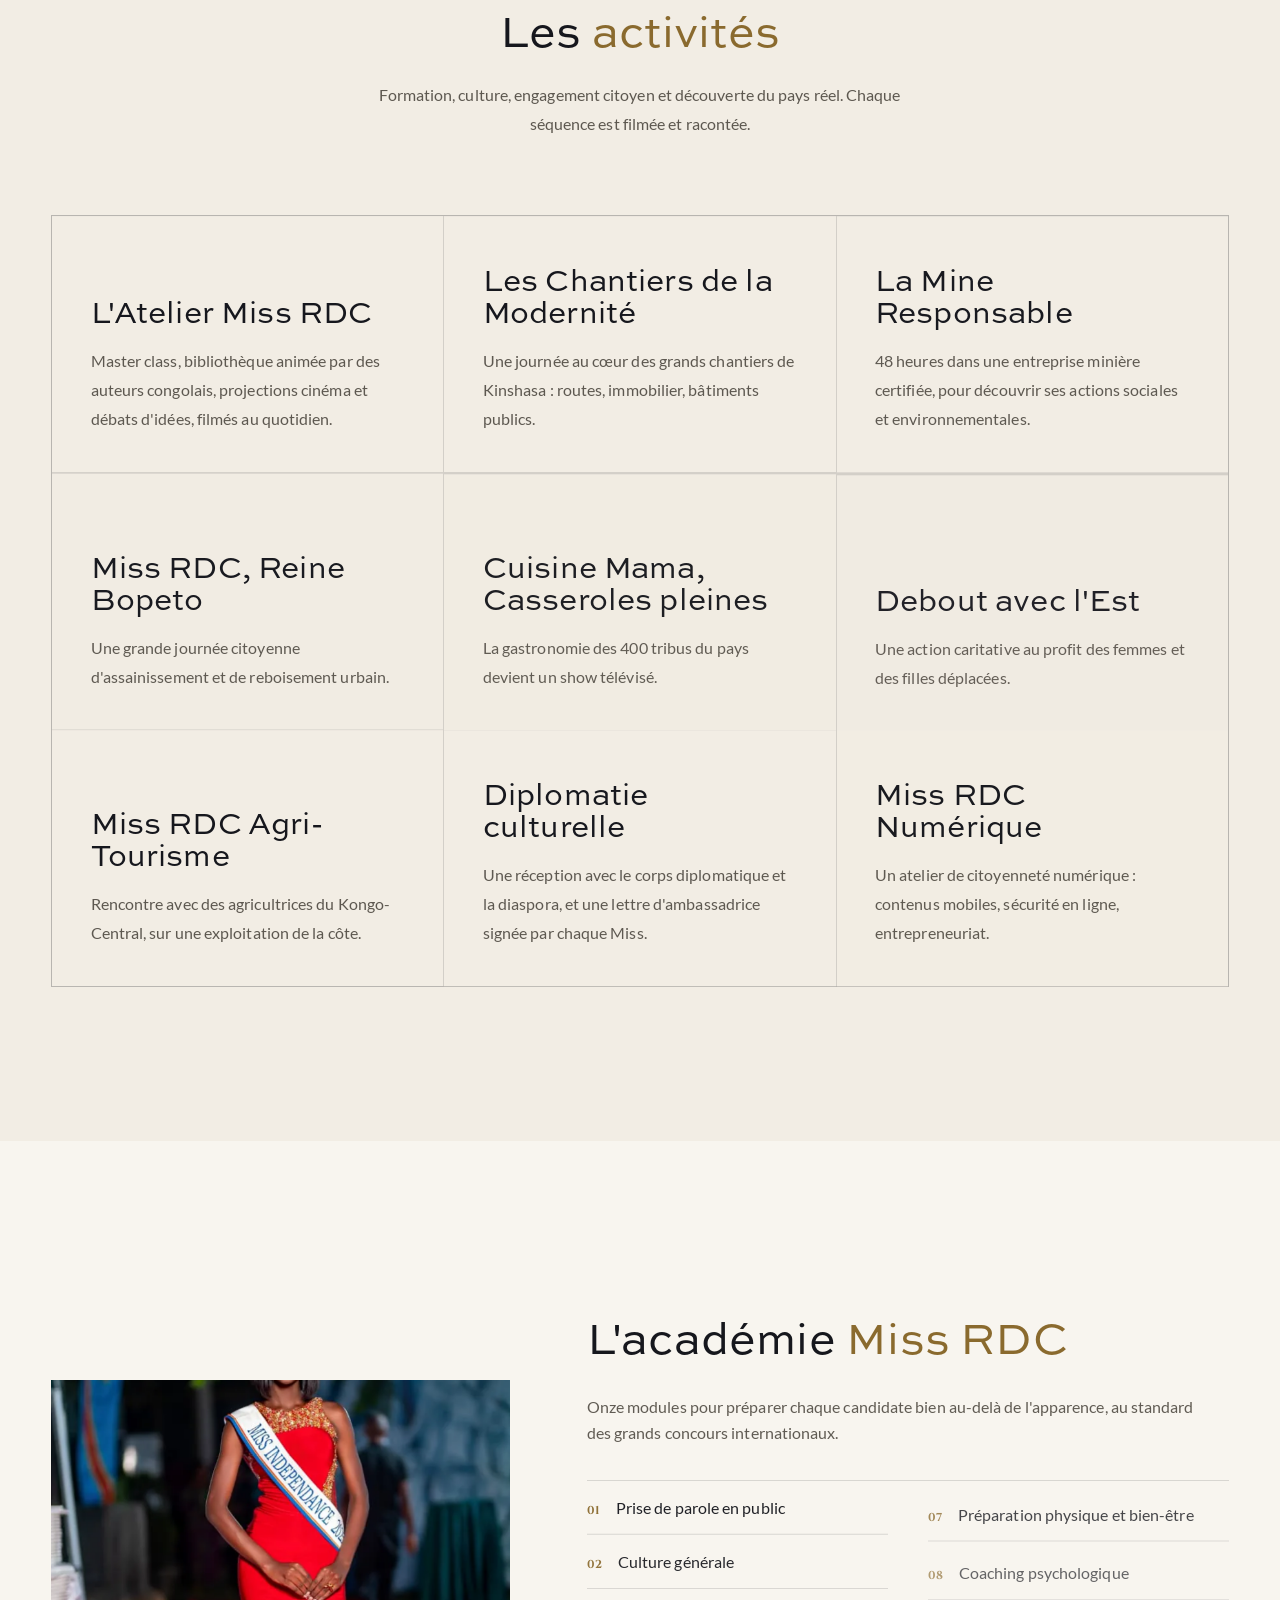
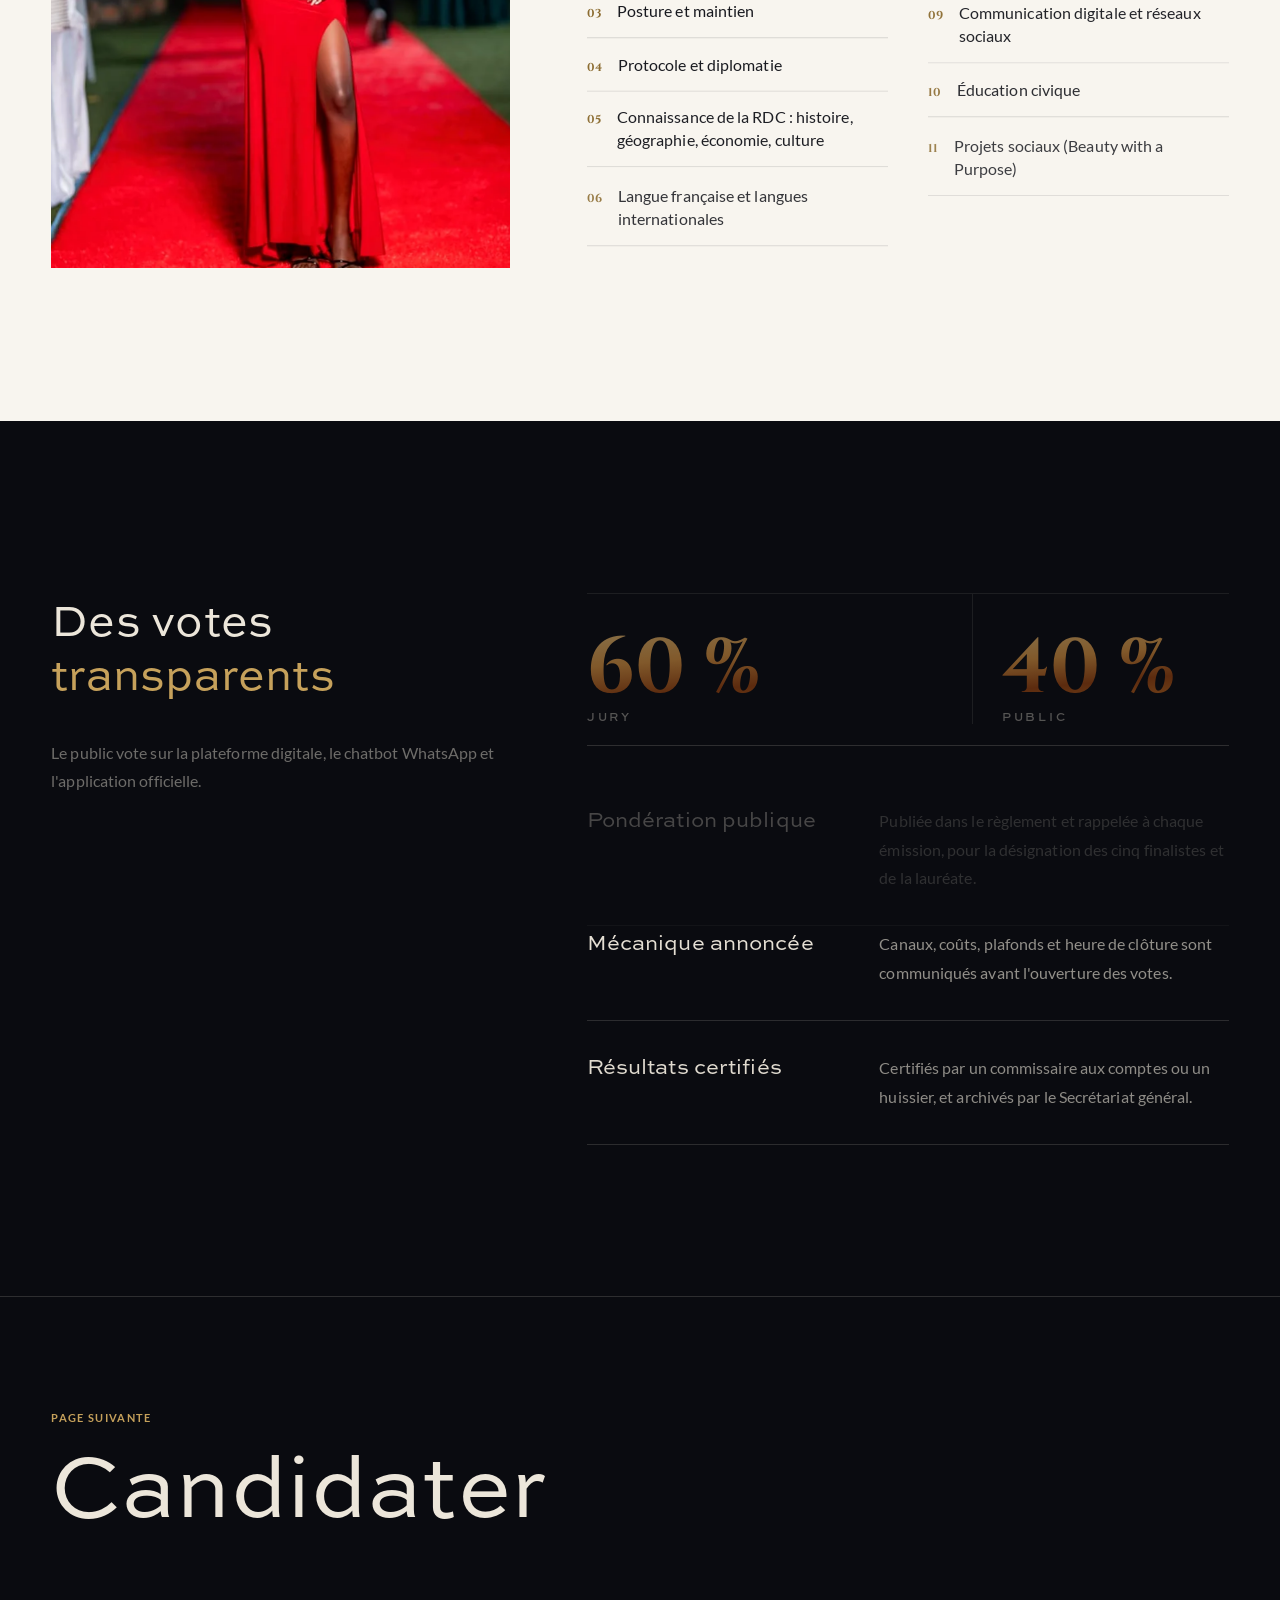
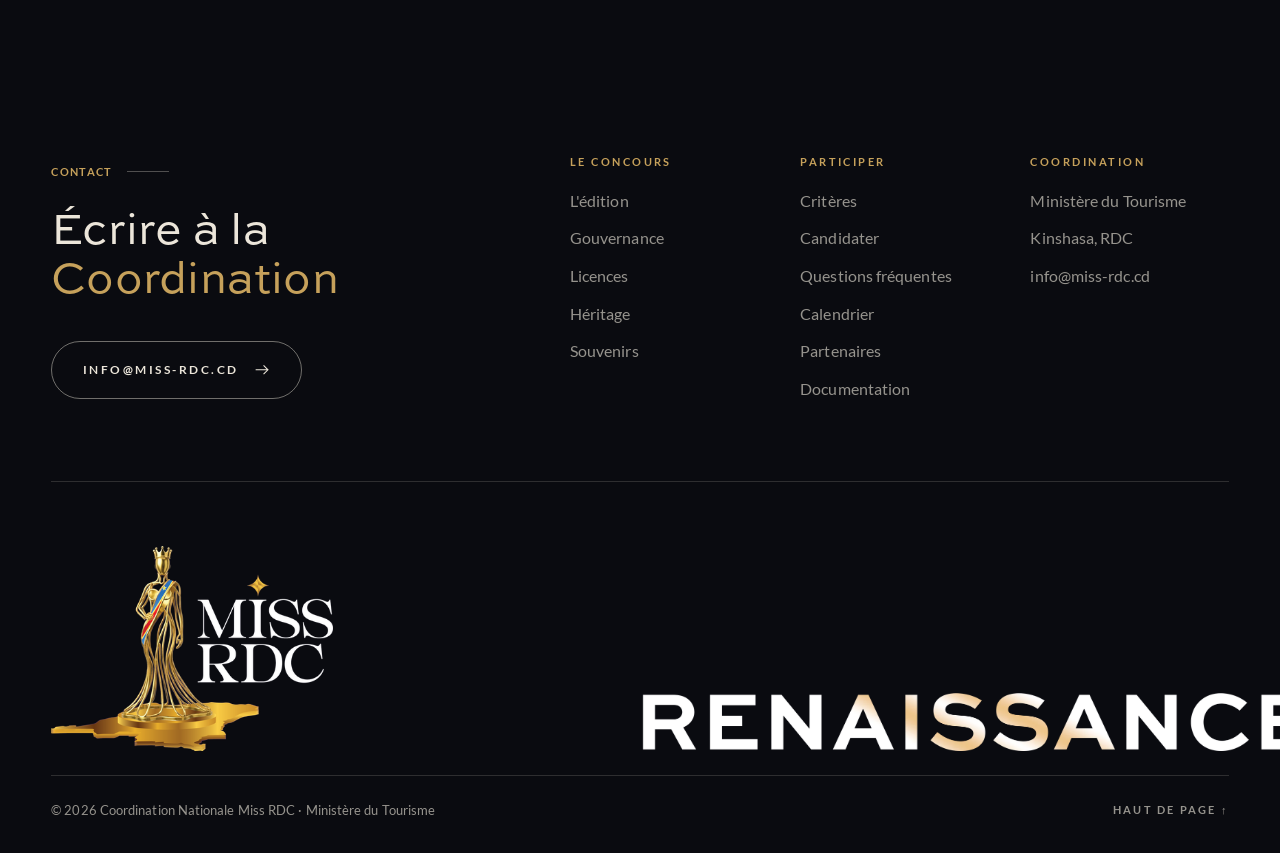
<file: programme.html>
<!doctype html>
<html lang="fr">
<head>
<meta charset="utf-8">
<meta name="viewport" content="width=device-width,initial-scale=1">
<title>Programme · Miss RDC 2026</title>
<meta name="description" content="Sélections provinciales, académie de formation, gala national de couronnement et année de règne.">
<meta name="theme-color" content="#0a0b10">
<link rel="canonical" href="https://miss-rdc.cd/programme.html">
<meta property="og:type" content="website">
<meta property="og:site_name" content="Miss RDC 2026">
<meta property="og:locale" content="fr_CD">
<meta property="og:title" content="Programme · Miss RDC 2026">
<meta property="og:description" content="Sélections provinciales, académie de formation, gala national de couronnement et année de règne.">
<meta property="og:url" content="https://miss-rdc.cd/programme.html">
<meta property="og:image" content="https://miss-rdc.cd/assets/img/og-miss-rdc.jpg">
<meta property="og:image:width" content="1200">
<meta property="og:image:height" content="630">
<meta name="twitter:card" content="summary_large_image">
<link rel="icon" type="image/png" href="assets/img/favicon-64.png">
<link rel="apple-touch-icon" href="assets/img/apple-touch-icon.png">
<link rel="stylesheet" href="assets/css/fonts.css">
<link rel="stylesheet" href="assets/css/main.css">
<script>(function(h){if(matchMedia('(prefers-reduced-motion: reduce)').matches)return;h.classList.add('motion');try{if(sessionStorage.getItem('mrdc-curtain')){sessionStorage.removeItem('mrdc-curtain');h.classList.add('is-arriving')}}catch(e){}setTimeout(function(){if(!window.__mrdcReady)h.classList.remove('motion','is-arriving')},2000)})(document.documentElement)</script>
</head>
<body class="page-programme">
<a class="skip" href="#main">Aller au contenu</a>
<header class="nav">
  <div class="wrap nav-in">
    <a class="brand" href="index.html" aria-label="Miss RDC, accueil"><img src="assets/img/logo-nav.png" alt="Miss RDC" width="164" height="120"></a>
    <nav aria-label="Navigation principale">
      <ul class="menu">
        <li><a href="edition.html">L'édition</a></li>
        <li><a href="heritage.html">Héritage</a></li>
        <li><a href="programme.html" aria-current="page">Programme</a></li>
        <li><a href="souvenir.html">Souvenirs</a></li>
        <li><a href="partenaires.html">Partenaires</a></li>
        <li><a href="documentation.html">Documentation</a></li>
      </ul>
    </nav>
    <a class="btn btn--gold nav-cta" href="participer.html" data-magnetic>Candidater</a>
    <button class="burger" type="button" aria-label="Ouvrir le menu" aria-expanded="false" aria-controls="drawer"><span></span><span></span></button>
  </div>
</header>
<div class="drawer" id="drawer" aria-hidden="true">
  <ol>
    <li><a href="index.html">Accueil</a></li>
    <li><a href="edition.html">L'édition</a></li>
    <li><a href="heritage.html">Héritage</a></li>
    <li><a href="programme.html" aria-current="page">Programme</a></li>
    <li><a href="souvenir.html">Souvenirs</a></li>
    <li><a href="partenaires.html">Partenaires</a></li>
    <li><a href="documentation.html">Documentation</a></li>
    <li><a href="participer.html">Candidater</a></li>
  </ol>
  <div class="drawer-foot"><span>Coordination Nationale Miss RDC</span><a href="mailto:info@miss-rdc.cd">info@miss-rdc.cd</a></div>
</div>
<div class="curtain" aria-hidden="true"></div>
<main id="main">

<section class="page-hero">
  <div class="page-hero-media" aria-hidden="true">
    <img src="assets/img/gala-scene-large.jpg" alt="" width="1672" height="941" fetchpriority="high">
  </div>
  <div class="wrap page-hero-body">
    <p class="label" data-hero><b>Miss RDC 2026</b> Le programme</p>
    <h1 class="h1" data-split="hero">Du parcours <em>à la couronne</em></h1>
    <div class="page-hero-foot">
      <p class="lead" data-hero>Sélections provinciales, Atelier et Académie, tournée des provinces, trois shows en direct, puis une année de règne.</p>
      <a class="link" href="#calendrier" data-hero data-arrow>Le calendrier</a>
    </div>
  </div>
</section>

<section class="section theme-ivory" id="parcours">
  <div class="wrap split">
    <div class="split-sticky">
      <h2 class="h2" data-split>Quatre <em>temps</em></h2>
      <p class="body" data-reveal style="margin-top:1.6rem">Le parcours Miss RDC 2026 se déroule de la mi-août à la fin décembre, avant l'année de règne.</p>
    </div>
    <ol class="rows">
      <li class="row" data-reveal><h3>Sélections provinciales</h3><p>Inscriptions en ligne et dans les points provinciaux, présélection sur dossier et vidéo, castings devant les comités provinciaux, puis la liste définitive des trente candidates.</p></li>
      <li class="row" data-reveal><h3>Académie de formation</h3><p>Onze modules à l'Atelier Miss RDC, conçus sur le modèle du programme de Miss France.</p></li>
      <li class="row" data-reveal><h3>Tournée et shows en direct</h3><p>Quart de finale à Lubumbashi (30 → 20), demi-finale à Moanda (20 → 10), grande finale à Kinshasa (10 → 1).</p></li>
      <li class="row" data-reveal><h3>Année de règne</h3><p>Ambassadrice de la RDC pendant un an&nbsp;: missions officielles, projet social et concours internationaux sous licence.</p></li>
    </ol>
  </div>
</section>

<section class="band" aria-label="La grande finale">
  <div class="band-media" aria-hidden="true" data-parallax="8">
    <img src="assets/img/hero-gala-poster.jpg" alt="" width="1920" height="1080" loading="lazy">
  </div>
  <div class="wrap band-body">
    <p class="label"><b>24 décembre 2026</b> Kinshasa</p>
    <h2 class="h1" data-split>La grande <em>finale</em></h2>
    <p class="lead" data-reveal>Élection de Miss RDC 2026 et de ses deux dauphines, en direct sur la télévision nationale.</p>
    <div class="band-count" data-reveal>
      <span class="countdown" data-countdown="2026-12-24T20:00:00+01:00" aria-label="Compte à rebours avant la grande finale">
        <span><b data-u="j">0</b><small>jours</small></span>
        <span><b data-u="h">00</b><small>heures</small></span>
        <span><b data-u="m">00</b><small>min</small></span>
        <span><b data-u="s">00</b><small>sec</small></span>
      </span>
    </div>
  </div>
</section>

<section class="section theme-night" id="tournee">
  <div class="wrap">
    <div class="journey-intro">
      <h2 class="h2" data-split>La tournée <em>des provinces</em></h2>
      <p class="body" data-reveal>Deux voyages dans des provinces à fort potentiel touristique&nbsp;: caravanes populaires, immersions économiques, épreuves culturelles et shows en direct.</p>
    </div>
    <div class="tour">
      <article class="tour-card" data-reveal>
        <span class="tour-when">29 nov. – 6 déc.</span>
        <h3>Voyage 1 · Lualaba &amp; Haut-Katanga</h3>
        <p class="tour-places">Kolwezi · Lubumbashi</p>
        <p>Caravanes, atelier «&nbsp;Les richesses du sous-sol&nbsp;», immersion «&nbsp;La Mine Responsable&nbsp;» et <strong>quart de finale en direct</strong> (30 → 20 candidates).</p>
      </article>
      <article class="tour-card" data-reveal>
        <span class="tour-when">13 – 19 déc.</span>
        <h3>Voyage 2 · Kongo-Central</h3>
        <p class="tour-places">Matadi · Moanda</p>
        <p>Caravane, écotourisme au parc marin des Mangroves (chaque Miss plante un arbre), site de Kitona, Agri-Tourisme et <strong>demi-finale en direct</strong> (20 → 10 candidates).</p>
      </article>
    </div>
  </div>
</section>

<section class="section theme-night-2" id="calendrier">
  <div class="wrap">
    <div class="journey-intro">
      <h2 class="h2" data-split>Le calendrier <em>de l'édition</em></h2>
      <p class="body" data-reveal>Le chronogramme officiel de la Coordination Nationale, ajustable selon les conventions de partenariat et les contraintes de sécurité.</p>
    </div>
    <div class="agenda" style="margin-top:clamp(3rem,6vw,5rem)">
      <div class="agenda-row" data-date="2026-08-30" data-reveal><span class="agenda-when">Sam. 30 août</span><span class="agenda-what">Point de presse d'annonce officielle du retour de Miss RDC</span><span class="agenda-where">Kinshasa</span></div>
      <div class="agenda-row" data-date="2026-09-05" data-reveal><span class="agenda-when">Ven. 5 sept.</span><span class="agenda-what">Cocktail de présentation officielle aux partenaires et sponsors</span><span class="agenda-where">Académie des Beaux-Arts</span></div>
      <div class="agenda-row" data-date="2026-10-05" data-reveal><span class="agenda-when">Lun. 5 oct.</span><span class="agenda-what">Lancement de la campagne d'inscription des candidates</span><span class="agenda-where">Toutes provinces</span></div>
      <div class="agenda-row" data-date="2026-10-17" data-reveal><span class="agenda-when">Sam. 17 oct.</span><span class="agenda-what">Clôture des inscriptions</span><span class="agenda-where"></span></div>
      <div class="agenda-row" data-date="2026-09-25" data-reveal><span class="agenda-when">Ven. 25 sept.</span><span class="agenda-what">Publication des candidates présélectionnées par province</span><span class="agenda-where"></span></div>
      <div class="agenda-row" data-date="2026-10-16" data-reveal><span class="agenda-when">28 sept. – 16 oct.</span><span class="agenda-what">Castings dans les provinces, avec les ministères provinciaux du tourisme</span><span class="agenda-where">26 provinces</span></div>
      <div class="agenda-row" data-date="2026-10-24" data-reveal><span class="agenda-when">Sam. 24 oct.</span><span class="agenda-what">Show de publication de la liste définitive des 30 candidates</span><span class="agenda-where">Musée national, Kinshasa</span></div>
      <div class="agenda-row" data-date="2026-11-15" data-reveal><span class="agenda-when">Dim. 15 nov.</span><span class="agenda-what">Rassemblement général des candidates</span><span class="agenda-where">Pullman, Kinshasa</span></div>
      <div class="agenda-row" data-date="2026-11-20" data-reveal><span class="agenda-when">Ven. 20 nov.</span><span class="agenda-what">Gala de présentation des candidates à la Nation, hommage aux anciennes Miss et présentation de la Couronne</span><span class="agenda-where">Palais du Peuple</span></div>
      <div class="agenda-row" data-date="2026-11-22" data-reveal><span class="agenda-when">Dim. 22 nov.</span><span class="agenda-what">Caravane de présentation populaire dans les grandes artères</span><span class="agenda-where">Kinshasa</span></div>
      <div class="agenda-row" data-date="2026-11-23" data-reveal><span class="agenda-when">Lun. 23 nov.</span><span class="agenda-what">Ouverture de l'Atelier Miss RDC et de l'Académie (11 modules)</span><span class="agenda-where">Manoir, Kinshasa</span></div>
      <div class="agenda-row" data-date="2026-11-26" data-reveal><span class="agenda-when">Jeu. 26 nov.</span><span class="agenda-what">Immersion « Les Chantiers de la Modernité »</span><span class="agenda-where">Kinshasa</span></div>
      <div class="agenda-row" data-date="2026-11-27" data-reveal><span class="agenda-when">Ven. 27 nov.</span><span class="agenda-what">Miss RDC, Reine Bopeto : journée d'assainissement et de reboisement</span><span class="agenda-where">Kinshasa</span></div>
      <div class="agenda-row" data-date="2026-11-28" data-reveal><span class="agenda-when">Sam. 28 nov.</span><span class="agenda-what">Action caritative « Debout avec l'Est »</span><span class="agenda-where">Kinshasa</span></div>
      <div class="agenda-row" data-date="2026-11-29" data-reveal><span class="agenda-when">Dim. 29 nov.</span><span class="agenda-what">Départ du voyage 1 : Lualaba et Haut-Katanga</span><span class="agenda-where">Kolwezi</span></div>
      <div class="agenda-row" data-date="2026-12-02" data-reveal><span class="agenda-when">1er – 2 déc.</span><span class="agenda-what">Immersion économique « La Mine Responsable »</span><span class="agenda-where">Lualaba</span></div>
      <div class="agenda-row is-key" data-date="2026-12-05" data-reveal><span class="agenda-when">Sam. 5 déc.</span><span class="agenda-what">Quart de finale en direct TV (30 → 20 candidates)</span><span class="agenda-where">Lubumbashi</span></div>
      <div class="agenda-row" data-date="2026-12-09" data-reveal><span class="agenda-when">Mer. 9 déc.</span><span class="agenda-what">Show « Cuisine Mama, Casseroles pleines » et test de culture générale</span><span class="agenda-where">Kinshasa</span></div>
      <div class="agenda-row" data-date="2026-12-13" data-reveal><span class="agenda-when">Dim. 13 déc.</span><span class="agenda-what">Départ du voyage 2 : Kongo-Central</span><span class="agenda-where">Matadi</span></div>
      <div class="agenda-row" data-date="2026-12-15" data-reveal><span class="agenda-when">Mar. 15 déc.</span><span class="agenda-what">Reboisement au parc marin des Mangroves, visite du site de Kitona</span><span class="agenda-where">Moanda</span></div>
      <div class="agenda-row is-key" data-date="2026-12-18" data-reveal><span class="agenda-when">Ven. 18 déc.</span><span class="agenda-what">Demi-finale en direct TV (20 → 10 candidates)</span><span class="agenda-where">Moanda</span></div>
      <div class="agenda-row" data-date="2026-12-22" data-reveal><span class="agenda-when">Mar. 22 déc.</span><span class="agenda-what">Débat télévisé des Miss (180 minutes)</span><span class="agenda-where">Kinshasa</span></div>
      <div class="agenda-row is-key" data-date="2026-12-24" data-reveal><span class="agenda-when">Jeu. 24 déc.</span><span class="agenda-what">Grande finale : élection de Miss RDC 2026 et de ses deux dauphines, en direct national</span><span class="agenda-where">Kinshasa</span></div>
      <div class="agenda-row" data-date="2027-12-31" data-reveal><span class="agenda-when">2027</span><span class="agenda-what">Année de règne : missions nationales, projet social, concours internationaux sous licence</span><span class="agenda-where">National & international</span></div>
    </div>
  </div>
</section>

<section class="section theme-ivory" id="activites">
  <div class="wrap">
    <div class="journey-intro">
      <h2 class="h2" data-split>Les <em>activités</em></h2>
      <p class="body" data-reveal>Formation, culture, engagement citoyen et découverte du pays réel. Chaque séquence est filmée et racontée.</p>
    </div>
    <div class="cards" style="margin-top:clamp(3rem,6vw,5rem)">
      <article class="card" data-reveal><h3>L'Atelier Miss RDC</h3><p>Master class, bibliothèque animée par des auteurs congolais, projections cinéma et débats d'idées, filmés au quotidien.</p></article>
      <article class="card" data-reveal><h3>Les Chantiers de la Modernité</h3><p>Une journée au cœur des grands chantiers de Kinshasa : routes, immobilier, bâtiments publics.</p></article>
      <article class="card" data-reveal><h3>La Mine Responsable</h3><p>48 heures dans une entreprise minière certifiée, pour découvrir ses actions sociales et environnementales.</p></article>
      <article class="card" data-reveal><h3>Miss RDC, Reine Bopeto</h3><p>Une grande journée citoyenne d'assainissement et de reboisement urbain.</p></article>
      <article class="card" data-reveal><h3>Cuisine Mama, Casseroles pleines</h3><p>La gastronomie des 400 tribus du pays devient un show télévisé.</p></article>
      <article class="card" data-reveal><h3>Debout avec l'Est</h3><p>Une action caritative au profit des femmes et des filles déplacées.</p></article>
      <article class="card" data-reveal><h3>Miss RDC Agri-Tourisme</h3><p>Rencontre avec des agricultrices du Kongo-Central, sur une exploitation de la côte.</p></article>
      <article class="card" data-reveal><h3>Diplomatie culturelle</h3><p>Une réception avec le corps diplomatique et la diaspora, et une lettre d'ambassadrice signée par chaque Miss.</p></article>
      <article class="card" data-reveal><h3>Miss RDC Numérique</h3><p>Un atelier de citoyenneté numérique : contenus mobiles, sécurité en ligne, entrepreneuriat.</p></article>
    </div>
  </div>
</section>

<section class="section theme-paper" id="academie">
  <div class="wrap split">
    <div>
      <figure class="media ratio-portrait" data-clip>
        <img src="assets/img/souvenir/couronnement.webp" alt="Une Miss RDC couronnée, en robe rouge" width="718" height="1080" loading="lazy">
      </figure>
    </div>
    <div>
      <h2 class="h2" data-split>L'académie <em>Miss RDC</em></h2>
      <p class="lead" data-reveal style="margin-top:1.6rem">Onze modules pour préparer chaque candidate bien au-delà de l'apparence, au standard des grands concours internationaux.</p>
      <ul class="modules">
        <li data-reveal><span>01</span>Prise de parole en public</li>
        <li data-reveal><span>02</span>Culture générale</li>
        <li data-reveal><span>03</span>Posture et maintien</li>
        <li data-reveal><span>04</span>Protocole et diplomatie</li>
        <li data-reveal><span>05</span>Connaissance de la RDC : histoire, géographie, économie, culture</li>
        <li data-reveal><span>06</span>Langue française et langues internationales</li>
        <li data-reveal><span>07</span>Préparation physique et bien-être</li>
        <li data-reveal><span>08</span>Coaching psychologique</li>
        <li data-reveal><span>09</span>Communication digitale et réseaux sociaux</li>
        <li data-reveal><span>10</span>Éducation civique</li>
        <li data-reveal><span>11</span>Projets sociaux (Beauty with a Purpose)</li>
      </ul>
    </div>
  </div>
</section>

<section class="section theme-night" id="votes">
  <div class="wrap split">
    <div class="split-sticky">
      <h2 class="h2" data-split>Des votes <em>transparents</em></h2>
      <p class="body" data-reveal style="margin-top:1.6rem">Le public vote sur la plateforme digitale, le chatbot WhatsApp et l'application officielle.</p>
    </div>
    <div>
      <div class="vote-split" data-reveal>
        <div><b>60&nbsp;%</b><span>Jury</span></div>
        <div><b>40&nbsp;%</b><span>Public</span></div>
      </div>
      <ul class="rows rows--compact" style="margin-top:2.4rem">
        <li class="row" data-reveal><h3>Pondération publique</h3><p>Publiée dans le règlement et rappelée à chaque émission, pour la désignation des cinq finalistes et de la lauréate.</p></li>
        <li class="row" data-reveal><h3>Mécanique annoncée</h3><p>Canaux, coûts, plafonds et heure de clôture sont communiqués avant l'ouverture des votes.</p></li>
        <li class="row" data-reveal><h3>Résultats certifiés</h3><p>Certifiés par un commissaire aux comptes ou un huissier, et archivés par le Secrétariat général.</p></li>
      </ul>
    </div>
  </div>
</section>

<section class="next theme-night">
  <a class="wrap next-in" href="participer.html" data-cursor="Suivant">
    <span class="label label--plain"><b>Page suivante</b></span>
    <span class="next-title">Candidater</span>
  </a>
</section>

</main>
<footer class="foot">
  <div class="wrap">
    <div class="foot-top">
      <div>
        <p class="label"><b>Contact</b></p>
        <h2 class="h2" style="margin-top:1.4rem">Écrire à la <em>Coordination</em></h2>
        <div class="btns" style="margin-top:2.2rem"><a class="btn btn--light" href="mailto:info@miss-rdc.cd" data-magnetic data-arrow>info@miss-rdc.cd</a></div>
      </div>
      <div class="foot-cols">
        <div>
          <h4>Le concours</h4>
          <ul>
            <li><a href="edition.html">L'édition</a></li>
            <li><a href="edition.html#gouvernance">Gouvernance</a></li>
            <li><a href="edition.html#licences">Licences</a></li>
            <li><a href="heritage.html">Héritage</a></li>
            <li><a href="souvenir.html">Souvenirs</a></li>
          </ul>
        </div>
        <div>
          <h4>Participer</h4>
          <ul>
            <li><a href="participer.html#criteres">Critères</a></li>
            <li><a href="participer.html#formulaire">Candidater</a></li>
            <li><a href="participer.html#faq">Questions fréquentes</a></li>
            <li><a href="programme.html#calendrier">Calendrier</a></li>
            <li><a href="partenaires.html">Partenaires</a></li>
            <li><a href="documentation.html">Documentation</a></li>
          </ul>
        </div>
        <div>
          <h4>Coordination</h4>
          <ul>
            <li>Ministère du Tourisme</li>
            <li>Kinshasa, RDC</li>
            <li><a href="mailto:info@miss-rdc.cd">info@miss-rdc.cd</a></li>
          </ul>
        </div>
      </div>
    </div>
    <div class="foot-mark">
      <img src="assets/img/logo-footer.png" alt="Miss RDC" width="411" height="300" loading="lazy">
      <img class="foot-word" src="assets/img/renaissance-footer.webp" alt="Renaissance" width="1800" height="157" loading="lazy">
    </div>
    <div class="fine">
      <span>© 2026 Coordination Nationale Miss RDC · Ministère du Tourisme</span>
      <button class="to-top" type="button" data-top>Haut de page ↑</button>
    </div>
  </div>
</footer>
<script src="assets/vendor/gsap.min.js"></script>
<script src="assets/vendor/ScrollTrigger.min.js"></script>
<script src="assets/vendor/SplitText.min.js"></script>
<script src="assets/vendor/lenis.min.js"></script>
<script src="assets/js/main.js"></script>
</body>
</html>
</file>
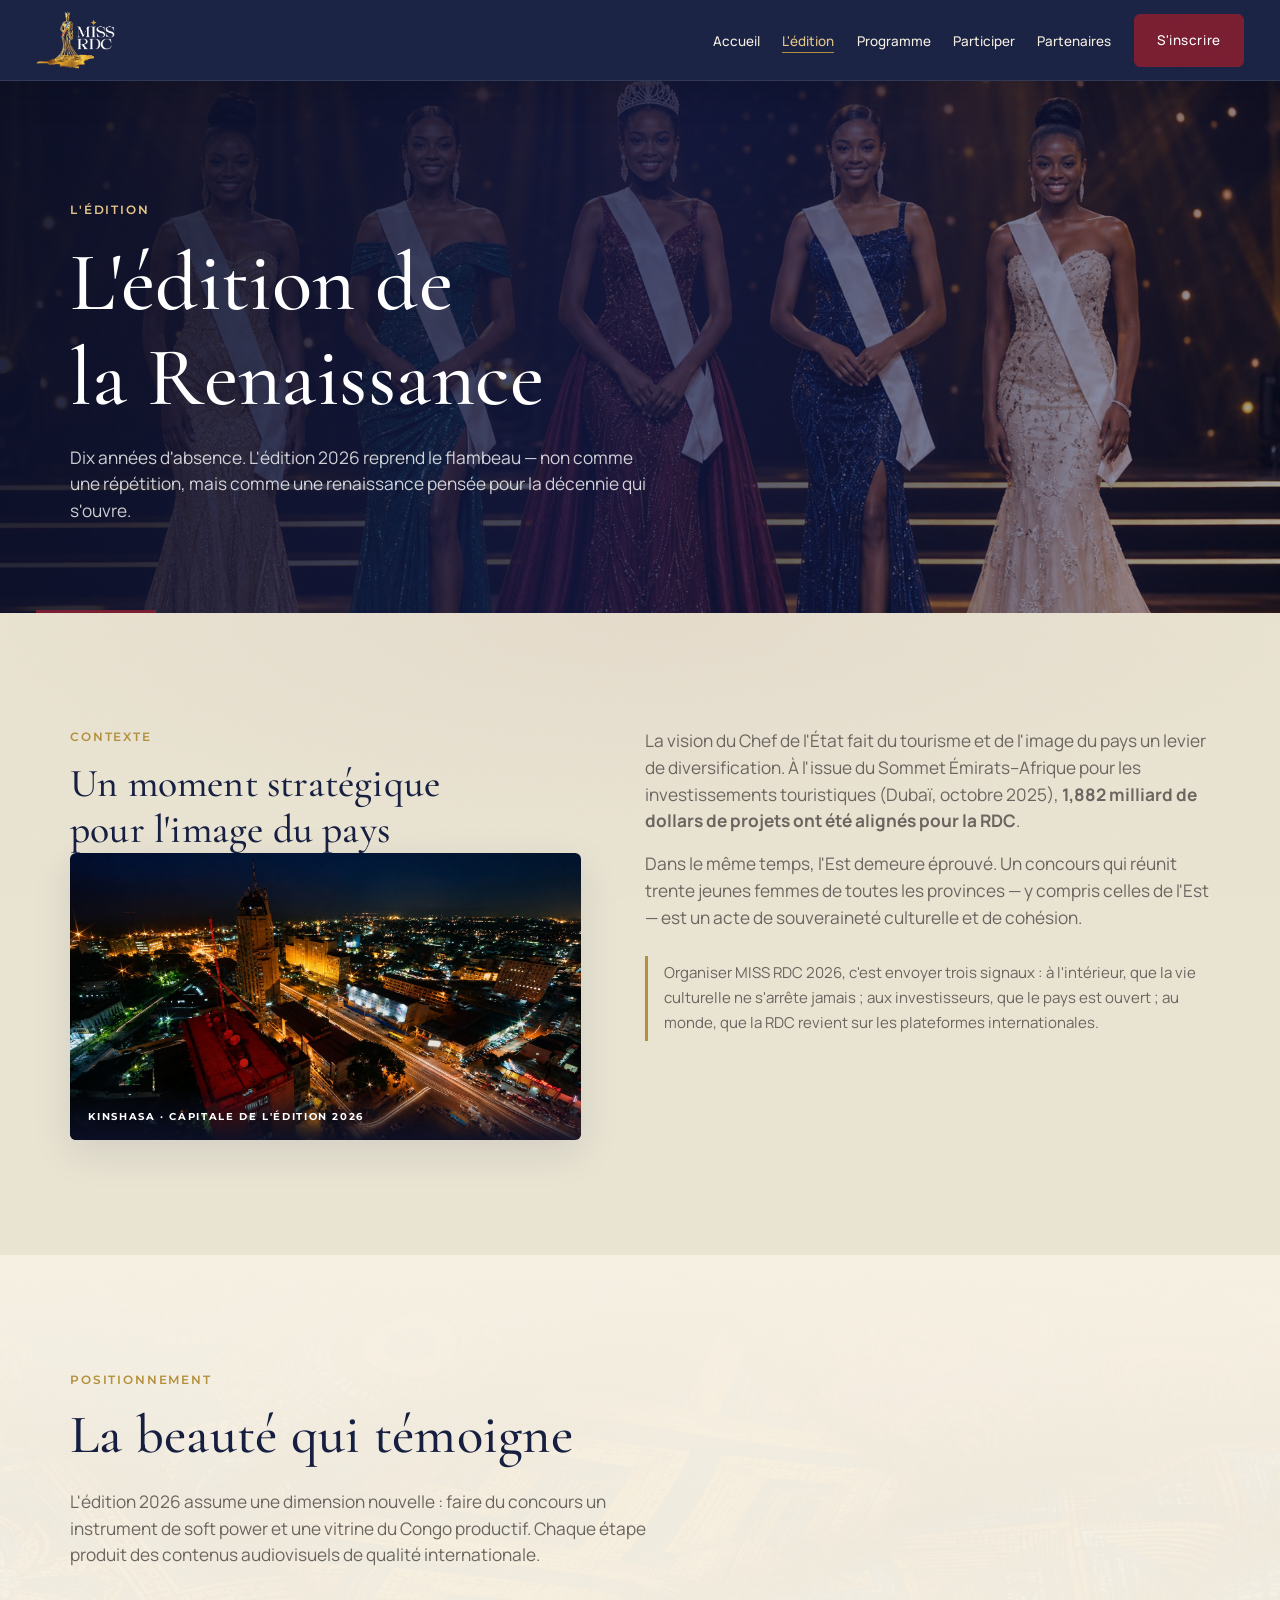
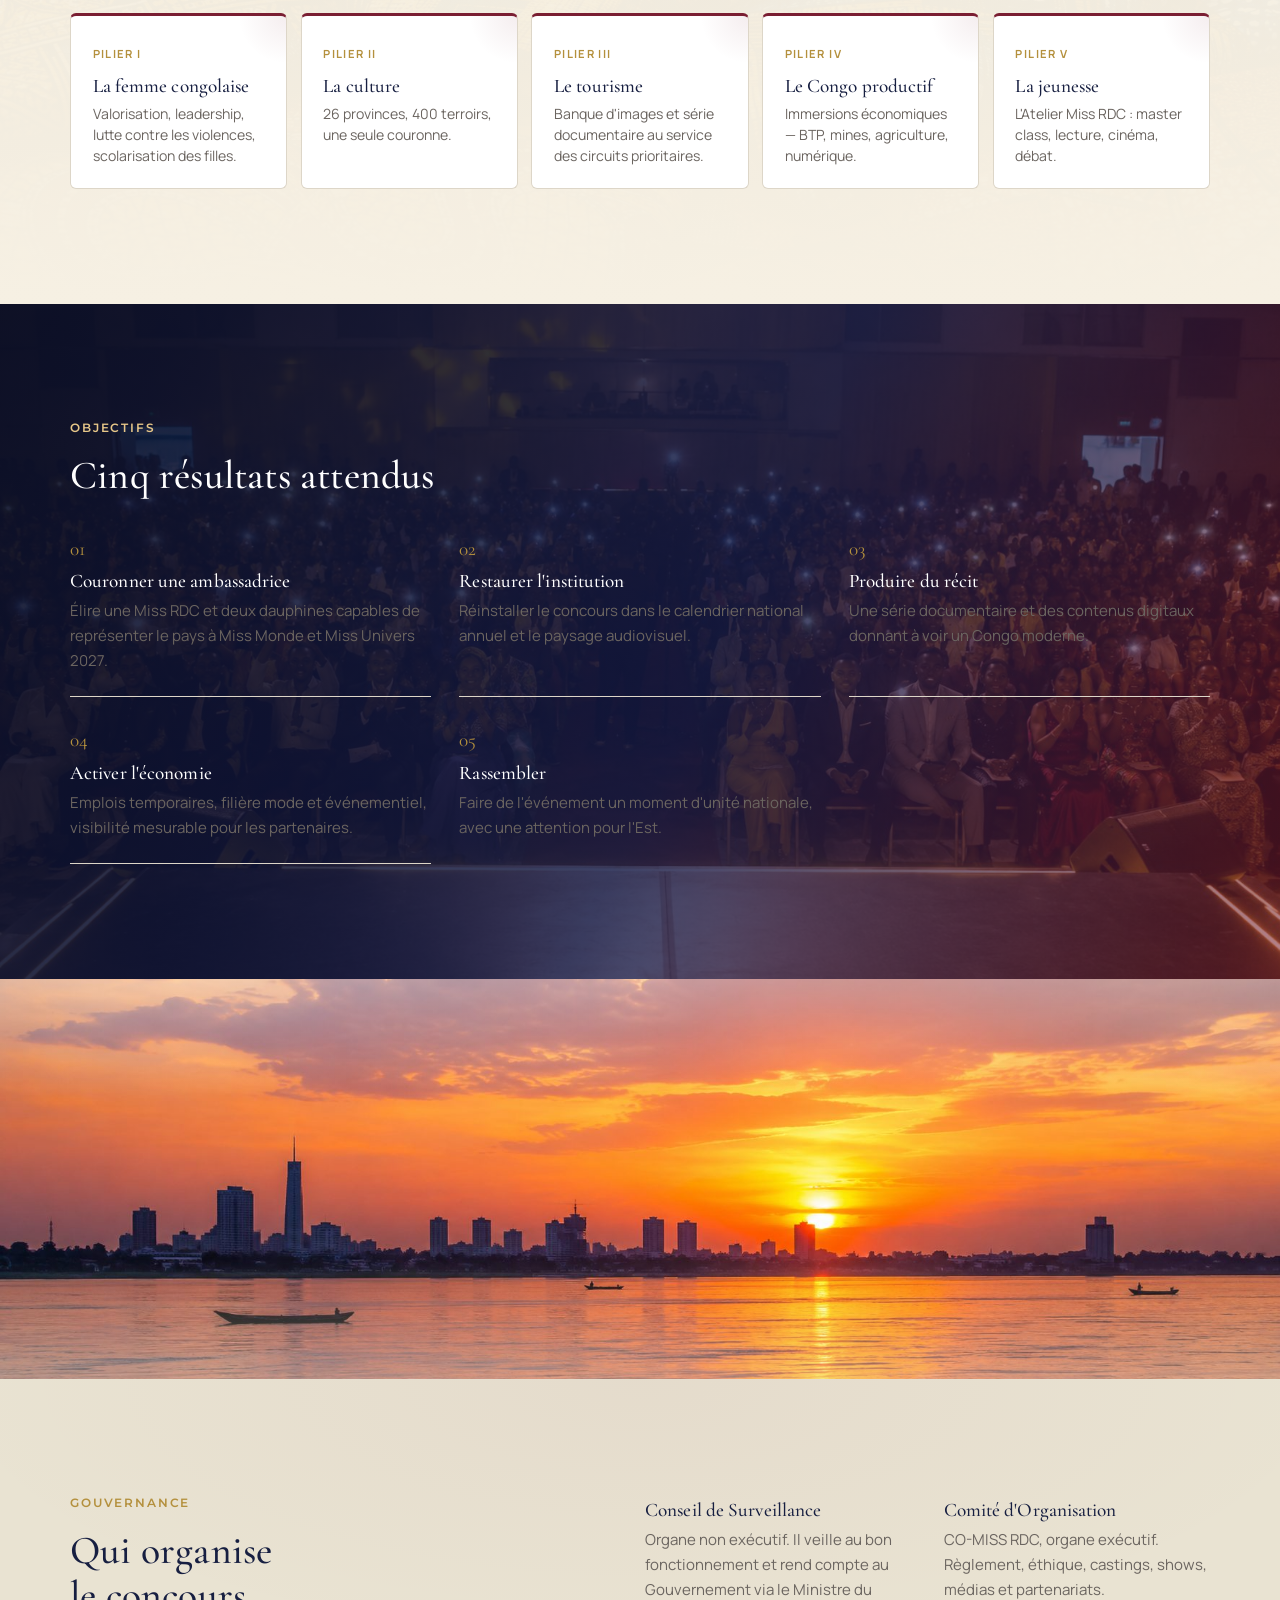
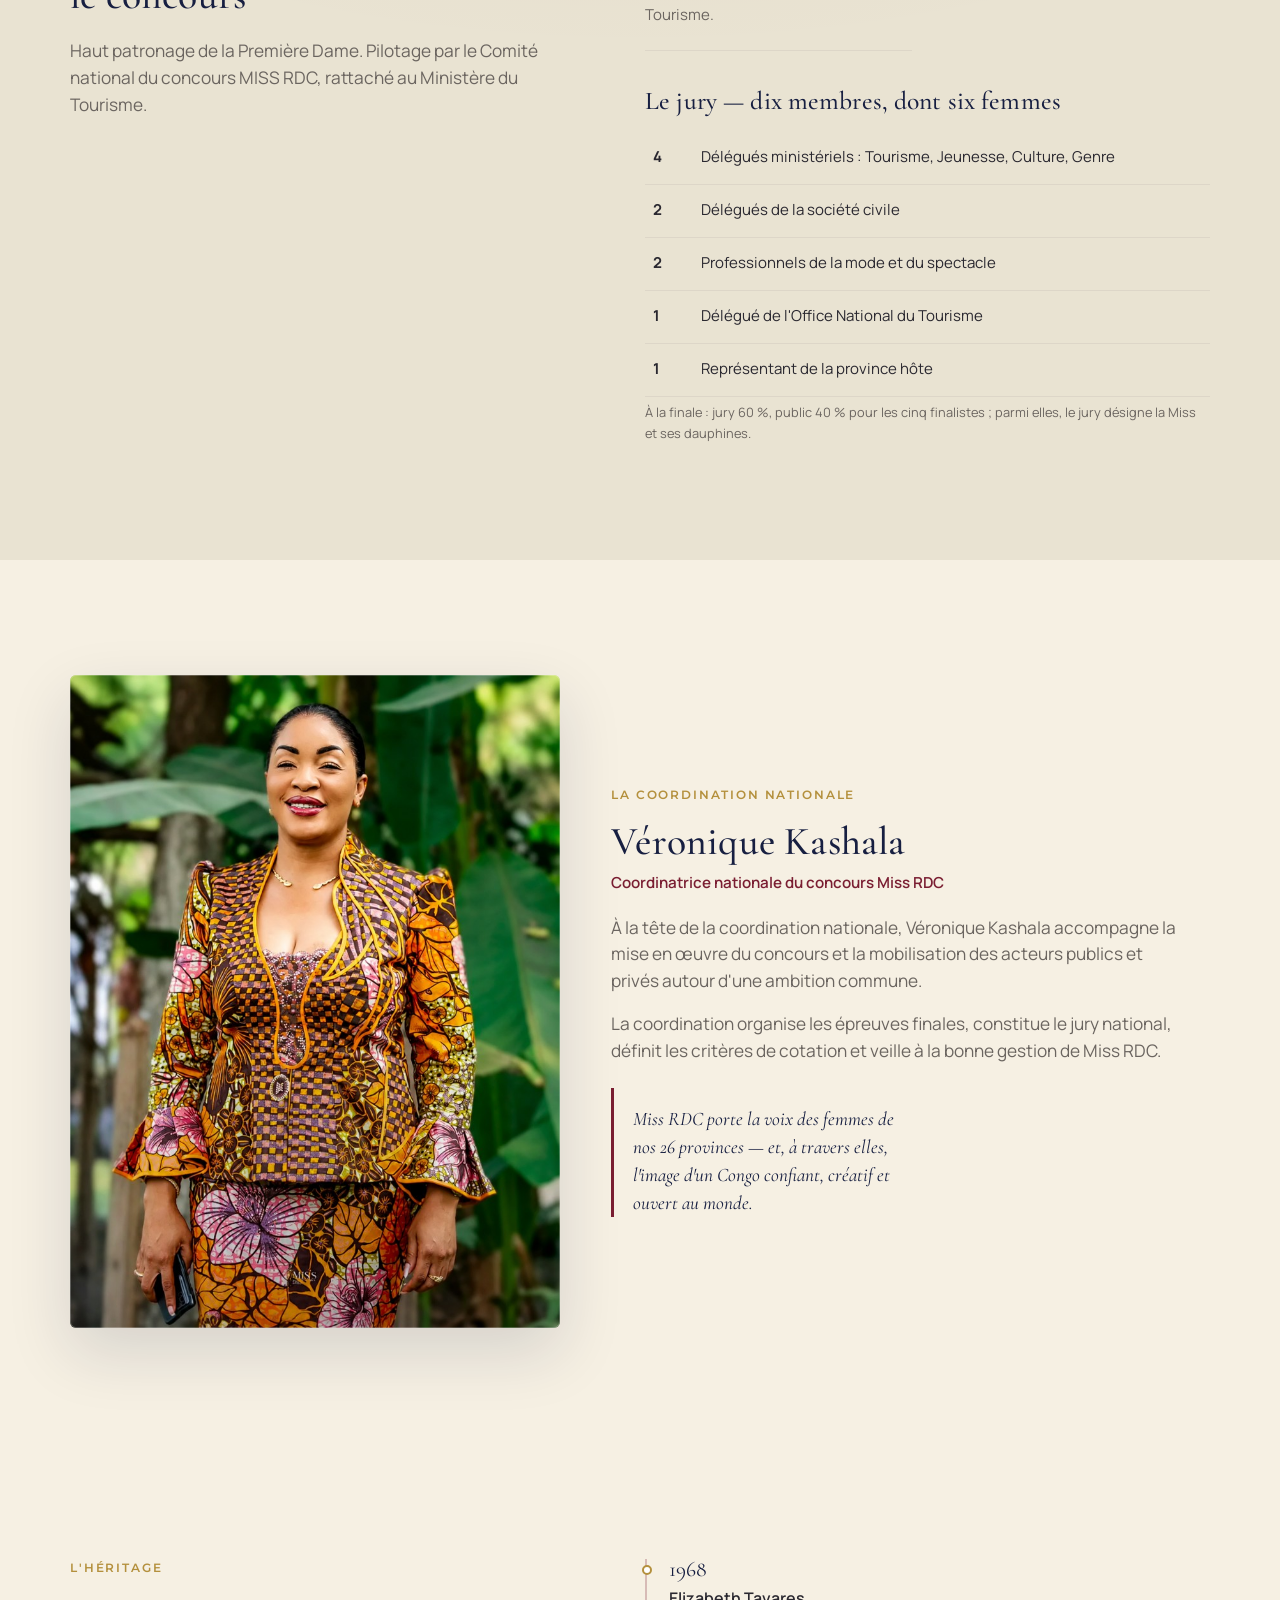
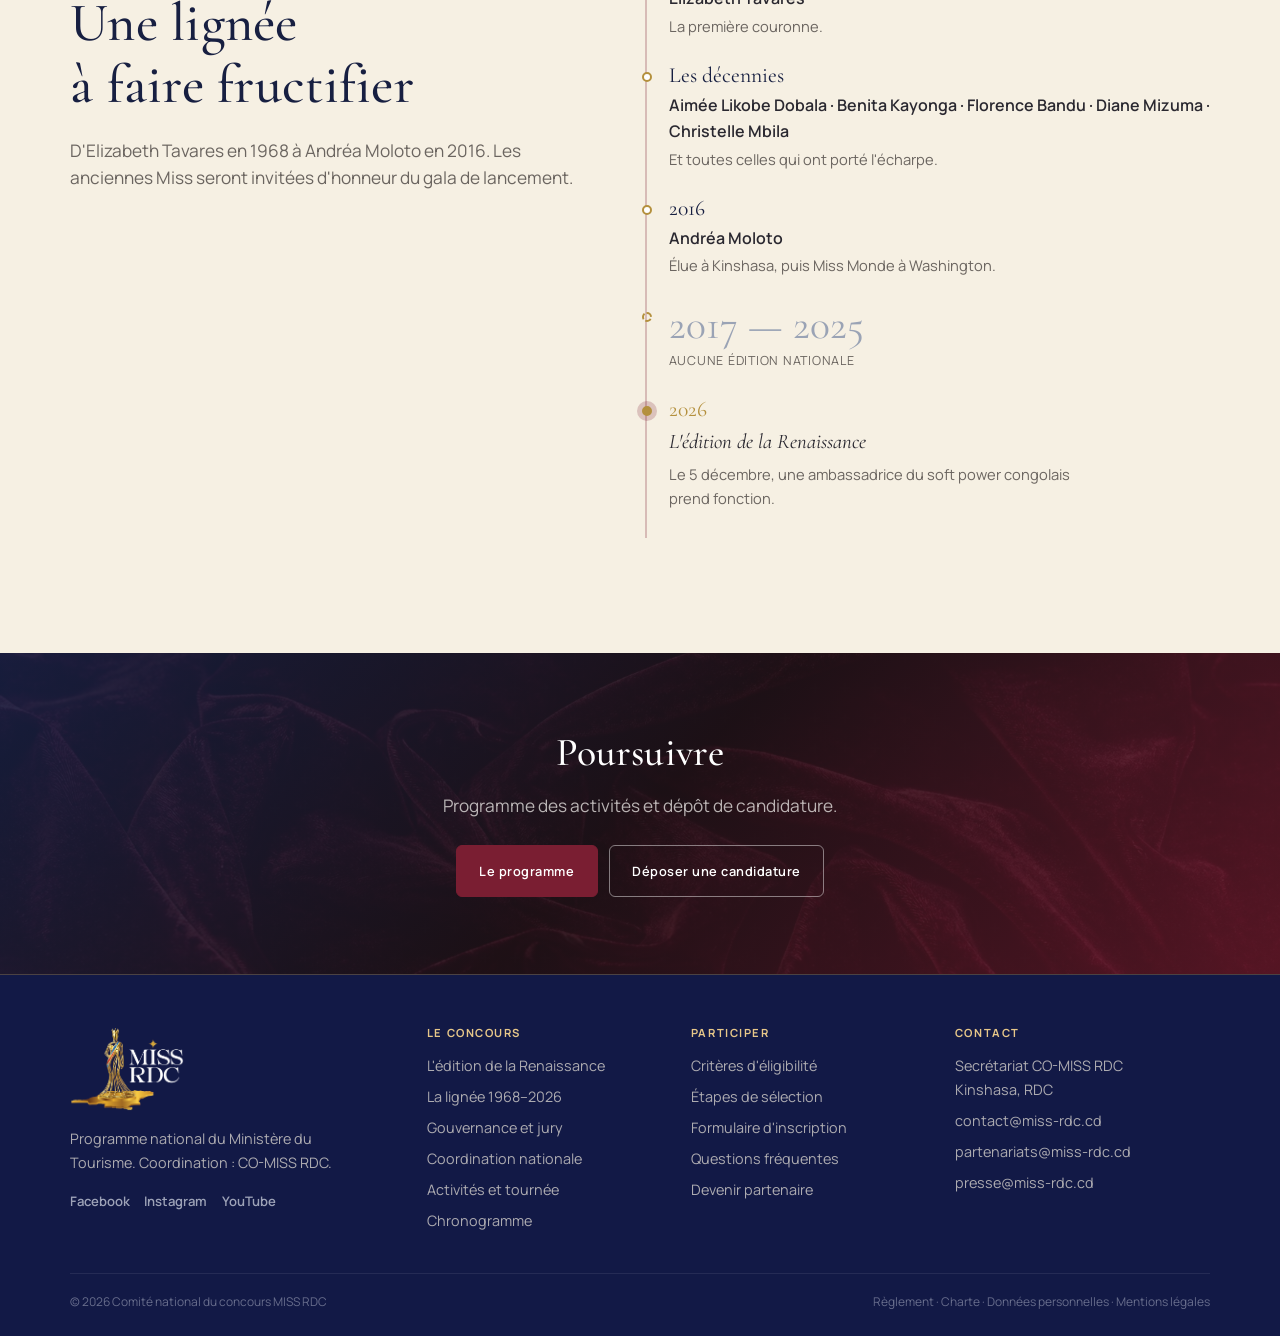
<file: _client-update/v2/miss rdc/edition.html>
<!doctype html>
<html lang="fr">
<head>
<meta charset="utf-8">
<meta name="viewport" content="width=device-width,initial-scale=1">
<title>L'édition de la Renaissance — MISS RDC 2026</title>
<meta name="description" content="Pourquoi MISS RDC revient en 2026 : contexte, positionnement, cinq piliers, objectifs stratégiques, gouvernance du programme et lignée des couronnes depuis 1968.">
<meta name="theme-color" content="#171F41">
<meta property="og:type" content="website">
<meta property="og:site_name" content="MISS RDC 2026">
<meta property="og:title" content="L'édition de la Renaissance — MISS RDC 2026">
<meta property="og:description" content="Pourquoi MISS RDC revient en 2026 : contexte, positionnement, cinq piliers, objectifs stratégiques, gouvernance du programme et lignée des couronnes depuis 1968.">
<meta property="og:locale" content="fr_CD">
<link rel="icon" href="assets/img/favicon.png">
<meta name="author" content="Comité national du concours MISS RDC">
<link rel="preconnect" href="https://fonts.googleapis.com">
<link rel="preconnect" href="https://fonts.gstatic.com" crossorigin>
<link href="https://fonts.googleapis.com/css2?family=Cinzel:wght@600&family=Cormorant+Garamond:ital,wght@0,500;0,600;0,700;1,500&family=Manrope:wght@300;400;500;600&family=Montserrat:wght@600;700&display=swap" rel="stylesheet">
<link rel="stylesheet" href="assets/css/main.css">
</head>
<body>

<header class="nav">
  <a class="brand" href="index.html">
    <img class="brand-logo brand-logo-wide" src="assets/img/logo-miss-rdc.png" alt="Miss RDC" width="280" height="58">
</a>
  <nav aria-label="Navigation principale">
    <ul class="menu">
      <li><a href="index.html">Accueil</a></li>
      <li><a href="edition.html" aria-current="page">L'édition</a></li>
      <li><a href="programme.html">Programme</a></li>
      <li><a href="participer.html">Participer</a></li>
      <li><a href="partenaires.html">Partenaires</a></li>
      <li><a class="btn btn-fill" href="participer.html">S'inscrire</a></li>
    </ul>
  </nav>
  <button class="burger" aria-label="Ouvrir le menu" aria-expanded="false"><span></span><span></span><span></span></button>
</header>

<section class="phead phead--photo">
  <div class="phead-bg" aria-hidden="true">
    <img src="assets/img/gala-finalistes.jpg" alt="" width="1586" height="992" fetchpriority="high">
  </div>
  <div class="wrap">
    <p class="eyebrow">L'édition</p>
    <h1 class="t-display" >L'édition de<br>la Renaissance</h1>
    <p class="lead">Dix années d'absence. L'édition 2026 reprend le flambeau — non comme une répétition, mais comme une renaissance pensée pour la décennie qui s'ouvre.</p>
  </div>
</section>

<section class="sec sec-soft">
  <div class="wrap split">
    <div class="rev">
      <p class="eyebrow">Contexte</p>
      <h2 class="t-l">Un moment stratégique<br>pour l'image du pays</h2>
      <figure class="figure-wide mt-lg">
        <img src="assets/img/kinshasa-ville.jpg" alt="Kinshasa de nuit, avenues éclairées" width="1774" height="887" loading="lazy">
        <figcaption>Kinshasa · capitale de l'édition 2026</figcaption>
      </figure>
    </div>
    <div class="rev">
      <p class="lead">La vision du Chef de l'État fait du tourisme et de l'image du pays un levier de diversification. À l'issue du Sommet Émirats–Afrique pour les investissements touristiques (Dubaï, octobre 2025), <strong>1,882 milliard de dollars de projets ont été alignés pour la RDC</strong>.</p>
      <p class="lead">Dans le même temps, l'Est demeure éprouvé. Un concours qui réunit trente jeunes femmes de toutes les provinces — y compris celles de l'Est — est un acte de souveraineté culturelle et de cohésion.</p>
      <div class="notice" style="margin-top:1.5rem">Organiser MISS RDC 2026, c'est envoyer trois signaux : à l'intérieur, que la vie culturelle ne s'arrête jamais ; aux investisseurs, que le pays est ouvert ; au monde, que la RDC revient sur les plateformes internationales.</div>
    </div>
  </div>
</section>

<section class="sec sec-photo sec-photo--texture">
  <div class="sec-photo-bg" aria-hidden="true">
    <img src="assets/img/texture-pagne.jpg" alt="" width="1774" height="887" loading="lazy">
  </div>
  <div class="wrap">
    <div class="rev" style="max-width:40rem">
      <p class="eyebrow">Positionnement</p>
      <h2 class="t-xl">La beauté qui témoigne</h2>
      <p class="lead" style="margin-top:1.4rem">L'édition 2026 assume une dimension nouvelle : faire du concours un instrument de soft power et une vitrine du Congo productif. Chaque étape produit des contenus audiovisuels de qualité internationale.</p>
    </div>
    <div class="pillars rev">
      <div class="pillar"><span class="num">Pilier I</span><h3>La femme congolaise</h3><p>Valorisation, leadership, lutte contre les violences, scolarisation des filles.</p></div>
      <div class="pillar"><span class="num">Pilier II</span><h3>La culture</h3><p>26 provinces, 400 terroirs, une seule couronne.</p></div>
      <div class="pillar"><span class="num">Pilier III</span><h3>Le tourisme</h3><p>Banque d'images et série documentaire au service des circuits prioritaires.</p></div>
      <div class="pillar"><span class="num">Pilier IV</span><h3>Le Congo productif</h3><p>Immersions économiques — BTP, mines, agriculture, numérique.</p></div>
      <div class="pillar"><span class="num">Pilier V</span><h3>La jeunesse</h3><p>L'Atelier Miss RDC : master class, lecture, cinéma, débat.</p></div>
    </div>
  </div>
</section>

<section class="sec sec-photo sec-photo--dark">
  <div class="sec-photo-bg" aria-hidden="true">
    <img src="assets/img/gala-public.jpg" alt="" width="1586" height="992" loading="lazy">
  </div>
  <div class="wrap">
    <div class="rev"><p class="eyebrow">Objectifs</p><h2 class="t-l">Cinq résultats attendus</h2></div>
    <div class="grid g-3 rev" style="margin-top:2.2rem">
      <div class="block"><span class="idx">01</span><h3>Couronner une ambassadrice</h3><p>Élire une Miss RDC et deux dauphines capables de représenter le pays à Miss Monde et Miss Univers 2027.</p></div>
      <div class="block"><span class="idx">02</span><h3>Restaurer l'institution</h3><p>Réinstaller le concours dans le calendrier national annuel et le paysage audiovisuel.</p></div>
      <div class="block"><span class="idx">03</span><h3>Produire du récit</h3><p>Une série documentaire et des contenus digitaux donnant à voir un Congo moderne.</p></div>
      <div class="block"><span class="idx">04</span><h3>Activer l'économie</h3><p>Emplois temporaires, filière mode et événementiel, visibilité mesurable pour les partenaires.</p></div>
      <div class="block"><span class="idx">05</span><h3>Rassembler</h3><p>Faire de l'événement un moment d'unité nationale, avec une attention pour l'Est.</p></div>
    </div>
  </div>
</section>

<section class="respiration" aria-hidden="true">
  <img src="assets/img/kinshasa-fleuve.jpg" alt="" width="1774" height="887" loading="lazy">
</section>

<section class="sec sec-soft" id="gouvernance">
  <div class="wrap split">
    <div class="rev">
      <p class="eyebrow">Gouvernance</p>
      <h2 class="t-l">Qui organise<br>le concours</h2>
      <p class="lead" style="margin-top:1.2rem">Haut patronage de la Première Dame. Pilotage par le Comité national du concours MISS RDC, rattaché au Ministère du Tourisme.</p>
    </div>
    <div class="rev">
      <div class="grid g-2" style="gap:0 2rem">
        <div class="block"><h3>Conseil de Surveillance</h3><p>Organe non exécutif. Il veille au bon fonctionnement et rend compte au Gouvernement via le Ministre du Tourisme.</p></div>
        <div class="block"><h3>Comité d'Organisation</h3><p>CO-MISS RDC, organe exécutif. Règlement, éthique, castings, shows, médias et partenariats.</p></div>
      </div>
      <h3 class="t-m" style="margin:2.2rem 0 1rem">Le jury — dix membres, dont six femmes</h3>
      <table class="tbl">
        <tbody>
          <tr><td style="width:3rem"><strong>4</strong></td><td>Délégués ministériels : Tourisme, Jeunesse, Culture, Genre</td></tr>
          <tr><td><strong>2</strong></td><td>Délégués de la société civile</td></tr>
          <tr><td><strong>2</strong></td><td>Professionnels de la mode et du spectacle</td></tr>
          <tr><td><strong>1</strong></td><td>Délégué de l'Office National du Tourisme</td></tr>
          <tr><td><strong>1</strong></td><td>Représentant de la province hôte</td></tr>
        </tbody>
      </table>
      <p class="help">À la finale : jury 60 %, public 40 % pour les cinq finalistes ; parmi elles, le jury désigne la Miss et ses dauphines.</p>
    </div>
  </div>
</section>

<section class="sec" id="coordination">
  <div class="wrap">
    <div class="coord rev">
      <figure class="coord-photo">
        <img src="assets/img/veronique-kashala.jpg" alt="Véronique Kashala, coordinatrice nationale du concours Miss RDC" width="800" height="1000" loading="lazy">
      </figure>
      <div class="coord-body">
        <p class="eyebrow">La coordination nationale</p>
        <h2 class="t-l">Véronique Kashala</h2>
        <p class="role">Coordinatrice nationale du concours Miss RDC</p>
        <p class="lead">À la tête de la coordination nationale, Véronique Kashala accompagne la mise en œuvre du concours et la mobilisation des acteurs publics et privés autour d'une ambition commune.</p>
        <p class="lead">La coordination organise les épreuves finales, constitue le jury national, définit les critères de cotation et veille à la bonne gestion de Miss RDC.</p>
        <blockquote class="coord-quote">Miss RDC porte la voix des femmes de nos 26 provinces — et, à travers elles, l'image d'un Congo confiant, créatif et ouvert au monde.</blockquote>
      </div>
    </div>
  </div>
</section>

<section class="sec" id="lignee">
  <div class="wrap split">
    <div class="rev">
      <p class="eyebrow">L'héritage</p>
      <h2 class="t-xl">Une lignée<br>à faire fructifier</h2>
      <p class="lead" style="margin-top:1.3rem">D'Elizabeth Tavares en 1968 à Andréa Moloto en 2016. Les anciennes Miss seront invitées d'honneur du gala de lancement.</p>
    </div>
    <div class="lignee rev">
      <div class="nd"><span class="an">1968</span><div class="qui">Elizabeth Tavares</div><div class="det">La première couronne.</div></div>
      <div class="nd"><span class="an">Les décennies</span><div class="qui">Aimée Likobe Dobala · Benita Kayonga · Florence Bandu · Diane Mizuma · Christelle Mbila</div><div class="det">Et toutes celles qui ont porté l'écharpe.</div></div>
      <div class="nd"><span class="an">2016</span><div class="qui">Andréa Moloto</div><div class="det">Élue à Kinshasa, puis Miss Monde à Washington.</div></div>
      <div class="nd nd-void"><div class="void-bar"><div class="big">2017 — 2025</div><div class="lbl">Aucune édition nationale</div></div></div>
      <div class="nd nd-now"><span class="an">2026</span><div class="qui">L'édition de la Renaissance</div><div class="det">Le 5 décembre, une ambassadrice du soft power congolais prend fonction.</div></div>
    </div>
  </div>
</section>

<section class="sec-tight cta cta-velours"><div class="cta-velours-bg" aria-hidden="true"><img src="assets/img/texture-velours.jpg" alt="" width="1774" height="887" loading="lazy"></div><div class="wrap"><h2 class="t-l">Poursuivre</h2><p class="lead">Programme des activités et dépôt de candidature.</p><div class="btns"><a class="btn btn-fill" href="programme.html">Le programme</a><a class="btn btn-line" href="participer.html">Déposer une candidature</a></div></div></section>

<footer class="foot">
  <div class="wrap">
    <div class="foot-grid">
      <div>
        <div class="brand" style="margin-bottom:1rem">
          <img class="brand-logo brand-logo-wide lg" src="assets/img/logo-miss-rdc.png" alt="Miss RDC" width="320" height="84">
        </div>
        <p style="font-size:.9rem;max-width:32ch;margin:0">Programme national du Ministère du Tourisme. Coordination : CO-MISS RDC.</p>
        <div class="socials"><a href="#">Facebook</a><a href="#">Instagram</a><a href="#">YouTube</a></div>
      </div>
      <div>
        <h4>Le concours</h4>
        <ul>
          <li><a href="edition.html">L'édition de la Renaissance</a></li>
          <li><a href="edition.html#lignee">La lignée 1968–2026</a></li>
          <li><a href="edition.html#gouvernance">Gouvernance et jury</a></li>
          <li><a href="edition.html#coordination">Coordination nationale</a></li>
          <li><a href="programme.html">Activités et tournée</a></li>
          <li><a href="programme.html#chrono">Chronogramme</a></li>
        </ul>
      </div>
      <div>
        <h4>Participer</h4>
        <ul>
          <li><a href="participer.html#criteres">Critères d'éligibilité</a></li>
          <li><a href="participer.html#etapes">Étapes de sélection</a></li>
          <li><a href="participer.html#formulaire">Formulaire d'inscription</a></li>
          <li><a href="participer.html#faq">Questions fréquentes</a></li>
          <li><a href="partenaires.html">Devenir partenaire</a></li>
        </ul>
      </div>
      <div>
        <h4>Contact</h4>
        <ul>
          <li>Secrétariat CO-MISS RDC<br>Kinshasa, RDC</li>
          <li><a href="mailto:contact@miss-rdc.cd">contact@miss-rdc.cd</a></li>
          <li><a href="mailto:partenariats@miss-rdc.cd">partenariats@miss-rdc.cd</a></li>
          <li><a href="mailto:presse@miss-rdc.cd">presse@miss-rdc.cd</a></li>
        </ul>
      </div>
    </div>
    <div class="fine">
      <span>© 2026 Comité national du concours MISS RDC</span>
      <span>Règlement · Charte · Données personnelles · Mentions légales</span>
    </div>
  </div>
</footer>
<script src="assets/js/main.js"></script>
</body>
</html>
</file>
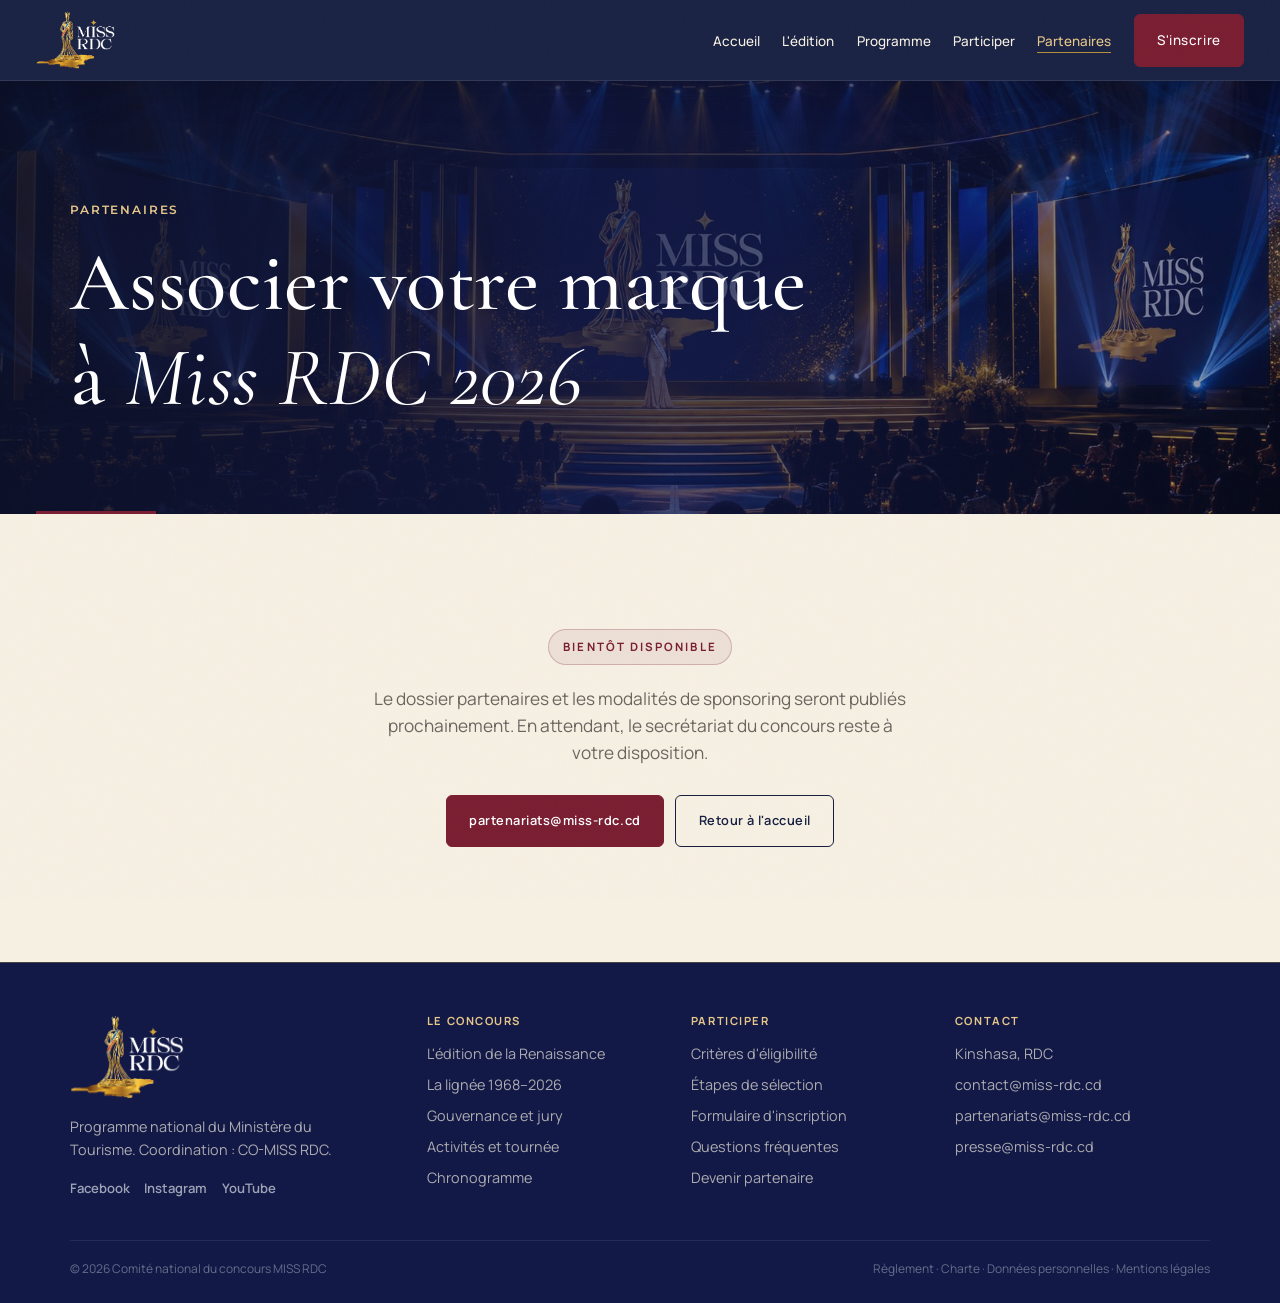
<file: _client-update/v2/miss rdc/partenaires.html>
<!doctype html>
<html lang="fr">
<head>
<meta charset="utf-8">
<meta name="viewport" content="width=device-width,initial-scale=1">
<title>Partenaires — MISS RDC 2026</title>
<meta name="description" content="Espace partenaires MISS RDC 2026 — dossier de sponsoring bientôt disponible. Contact : partenariats@miss-rdc.cd">
<meta name="theme-color" content="#171F41">
<meta property="og:type" content="website">
<meta property="og:site_name" content="MISS RDC 2026">
<meta property="og:title" content="Partenaires — MISS RDC 2026">
<meta property="og:description" content="Dossier partenaires bientôt disponible. Contactez le secrétariat du CO-MISS RDC.">
<meta property="og:locale" content="fr_CD">
<link rel="icon" href="assets/img/favicon.png">
<meta name="author" content="Comité national du concours MISS RDC">
<link rel="preconnect" href="https://fonts.googleapis.com">
<link rel="preconnect" href="https://fonts.gstatic.com" crossorigin>
<link href="https://fonts.googleapis.com/css2?family=Cinzel:wght@600&family=Cormorant+Garamond:ital,wght@0,500;0,600;0,700;1,500&family=Manrope:wght@300;400;500;600&family=Montserrat:wght@600;700&display=swap" rel="stylesheet">
<link rel="stylesheet" href="assets/css/main.css">
</head>
<body>

<header class="nav">
  <a class="brand" href="index.html">
    <img class="brand-logo brand-logo-wide" src="assets/img/logo-miss-rdc.png" alt="Miss RDC" width="280" height="58">
  </a>
  <nav aria-label="Navigation principale">
    <ul class="menu">
      <li><a href="index.html">Accueil</a></li>
      <li><a href="edition.html">L'édition</a></li>
      <li><a href="programme.html">Programme</a></li>
      <li><a href="participer.html">Participer</a></li>
      <li><a href="partenaires.html" aria-current="page">Partenaires</a></li>
      <li><a class="btn btn-fill" href="participer.html">S'inscrire</a></li>
    </ul>
  </nav>
  <button class="burger" aria-label="Ouvrir le menu" aria-expanded="false"><span></span><span></span><span></span></button>
</header>

<section class="phead phead--photo">
  <div class="phead-bg" aria-hidden="true">
    <img src="assets/img/gala-scene-large.jpg" alt="" width="1672" height="941" fetchpriority="high">
  </div>
  <div class="wrap">
    <p class="eyebrow">Partenaires</p>
    <h1 class="t-display">Associer votre marque<br>à <span class="it">Miss RDC 2026</span></h1>
  </div>
</section>

<section class="sec soon-sec">
  <div class="wrap soon rev">
    <p class="soon-label">Bientôt disponible</p>
    <p class="lead soon-text">Le dossier partenaires et les modalités de sponsoring seront publiés prochainement. En attendant, le secrétariat du concours reste à votre disposition.</p>
    <div class="btns soon-btns">
      <a class="btn btn-fill" href="mailto:partenariats@miss-rdc.cd">partenariats@miss-rdc.cd</a>
      <a class="btn btn-line-dark" href="index.html">Retour à l'accueil</a>
    </div>
  </div>
</section>

<footer class="foot">
  <div class="wrap">
    <div class="foot-grid">
      <div>
        <div class="brand" style="margin-bottom:1rem">
          <img class="brand-logo brand-logo-wide lg" src="assets/img/logo-miss-rdc.png" alt="Miss RDC" width="320" height="84">
        </div>
        <p style="font-size:.9rem;max-width:32ch;margin:0">Programme national du Ministère du Tourisme. Coordination : CO-MISS RDC.</p>
        <div class="socials"><a href="#">Facebook</a><a href="#">Instagram</a><a href="#">YouTube</a></div>
      </div>
      <div>
        <h4>Le concours</h4>
        <ul>
          <li><a href="edition.html">L'édition de la Renaissance</a></li>
          <li><a href="edition.html#lignee">La lignée 1968–2026</a></li>
          <li><a href="edition.html#gouvernance">Gouvernance et jury</a></li>
          <li><a href="programme.html">Activités et tournée</a></li>
          <li><a href="programme.html#chrono">Chronogramme</a></li>
        </ul>
      </div>
      <div>
        <h4>Participer</h4>
        <ul>
          <li><a href="participer.html#criteres">Critères d'éligibilité</a></li>
          <li><a href="participer.html#etapes">Étapes de sélection</a></li>
          <li><a href="participer.html#formulaire">Formulaire d'inscription</a></li>
          <li><a href="participer.html#faq">Questions fréquentes</a></li>
          <li><a href="partenaires.html">Devenir partenaire</a></li>
        </ul>
      </div>
      <div>
        <h4>Contact</h4>
        <ul>
          <li>Kinshasa, RDC</li>
          <li><a href="mailto:contact@miss-rdc.cd">contact@miss-rdc.cd</a></li>
          <li><a href="mailto:partenariats@miss-rdc.cd">partenariats@miss-rdc.cd</a></li>
          <li><a href="mailto:presse@miss-rdc.cd">presse@miss-rdc.cd</a></li>
        </ul>
      </div>
    </div>
    <div class="fine">
      <span>© 2026 Comité national du concours MISS RDC</span>
      <span>Règlement · Charte · Données personnelles · Mentions légales</span>
    </div>
  </div>
</footer>
<script src="assets/js/main.js"></script>
</body>
</html>
</file>
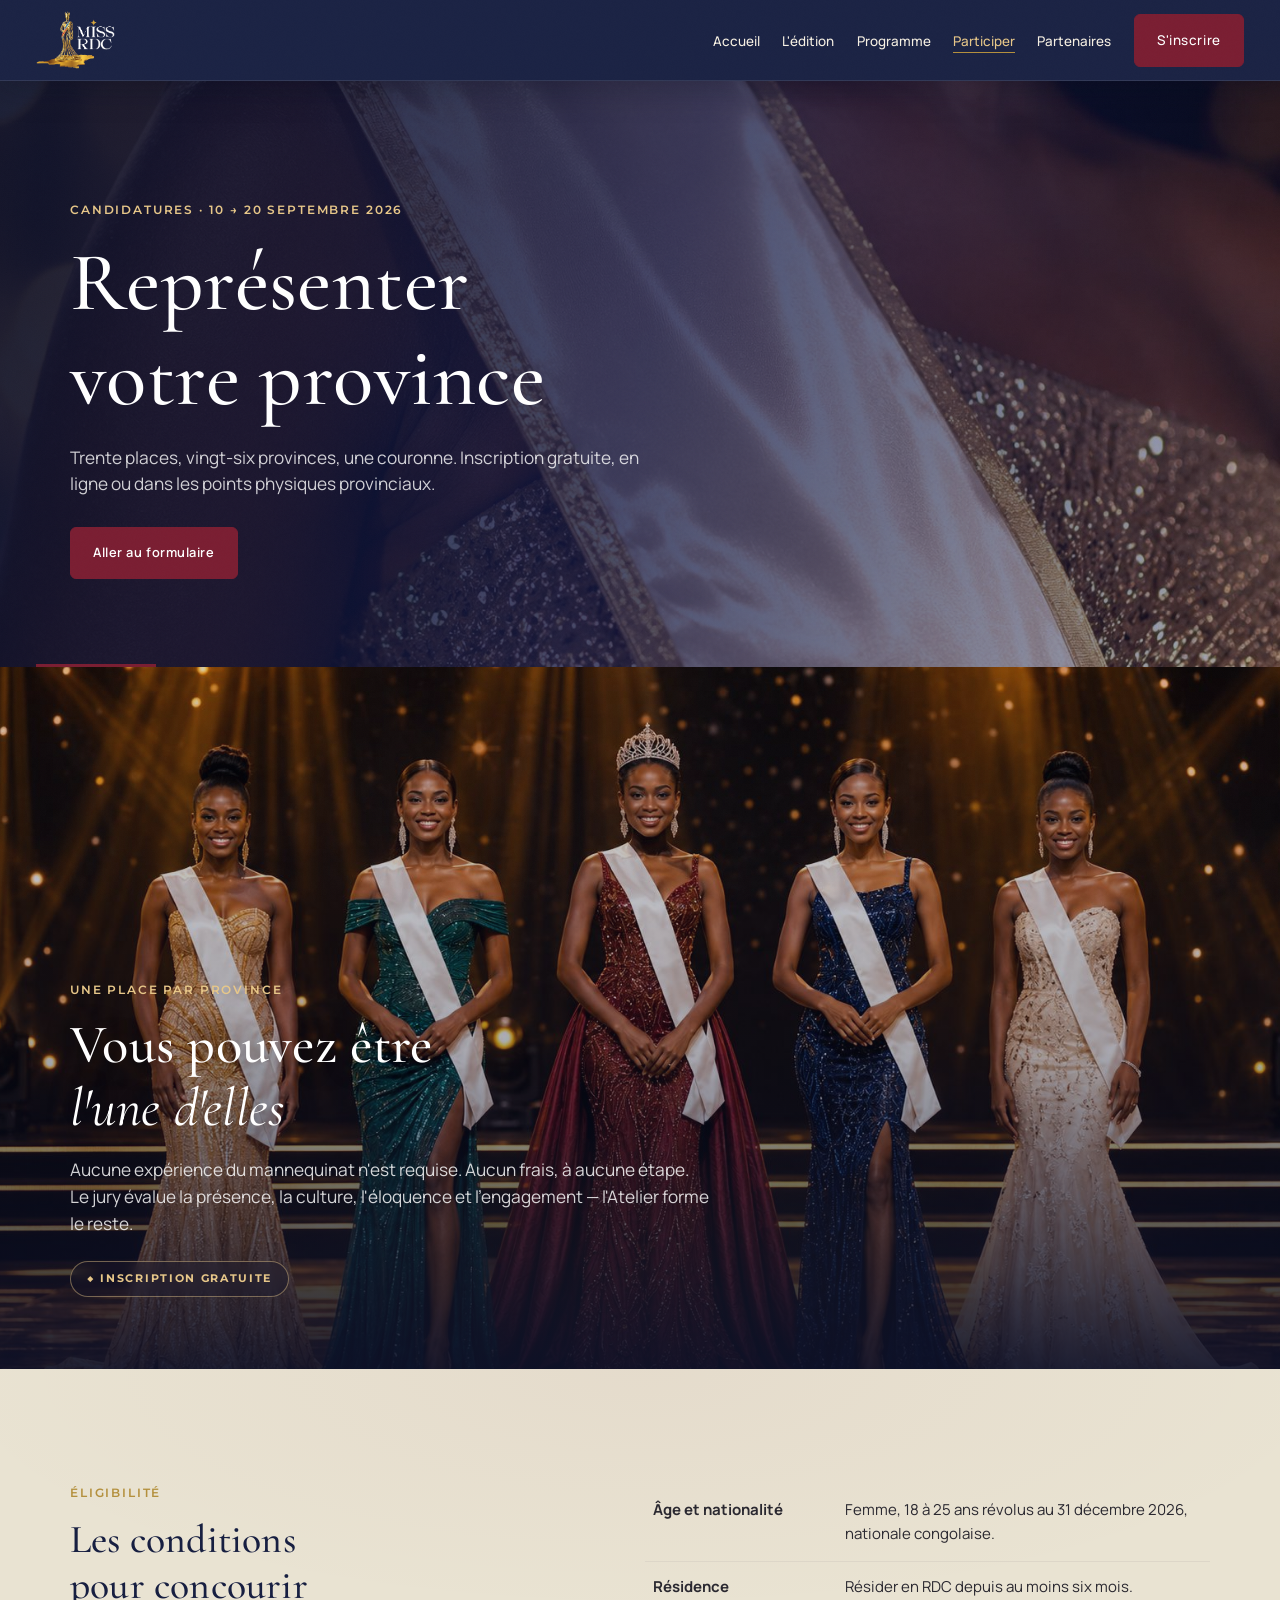
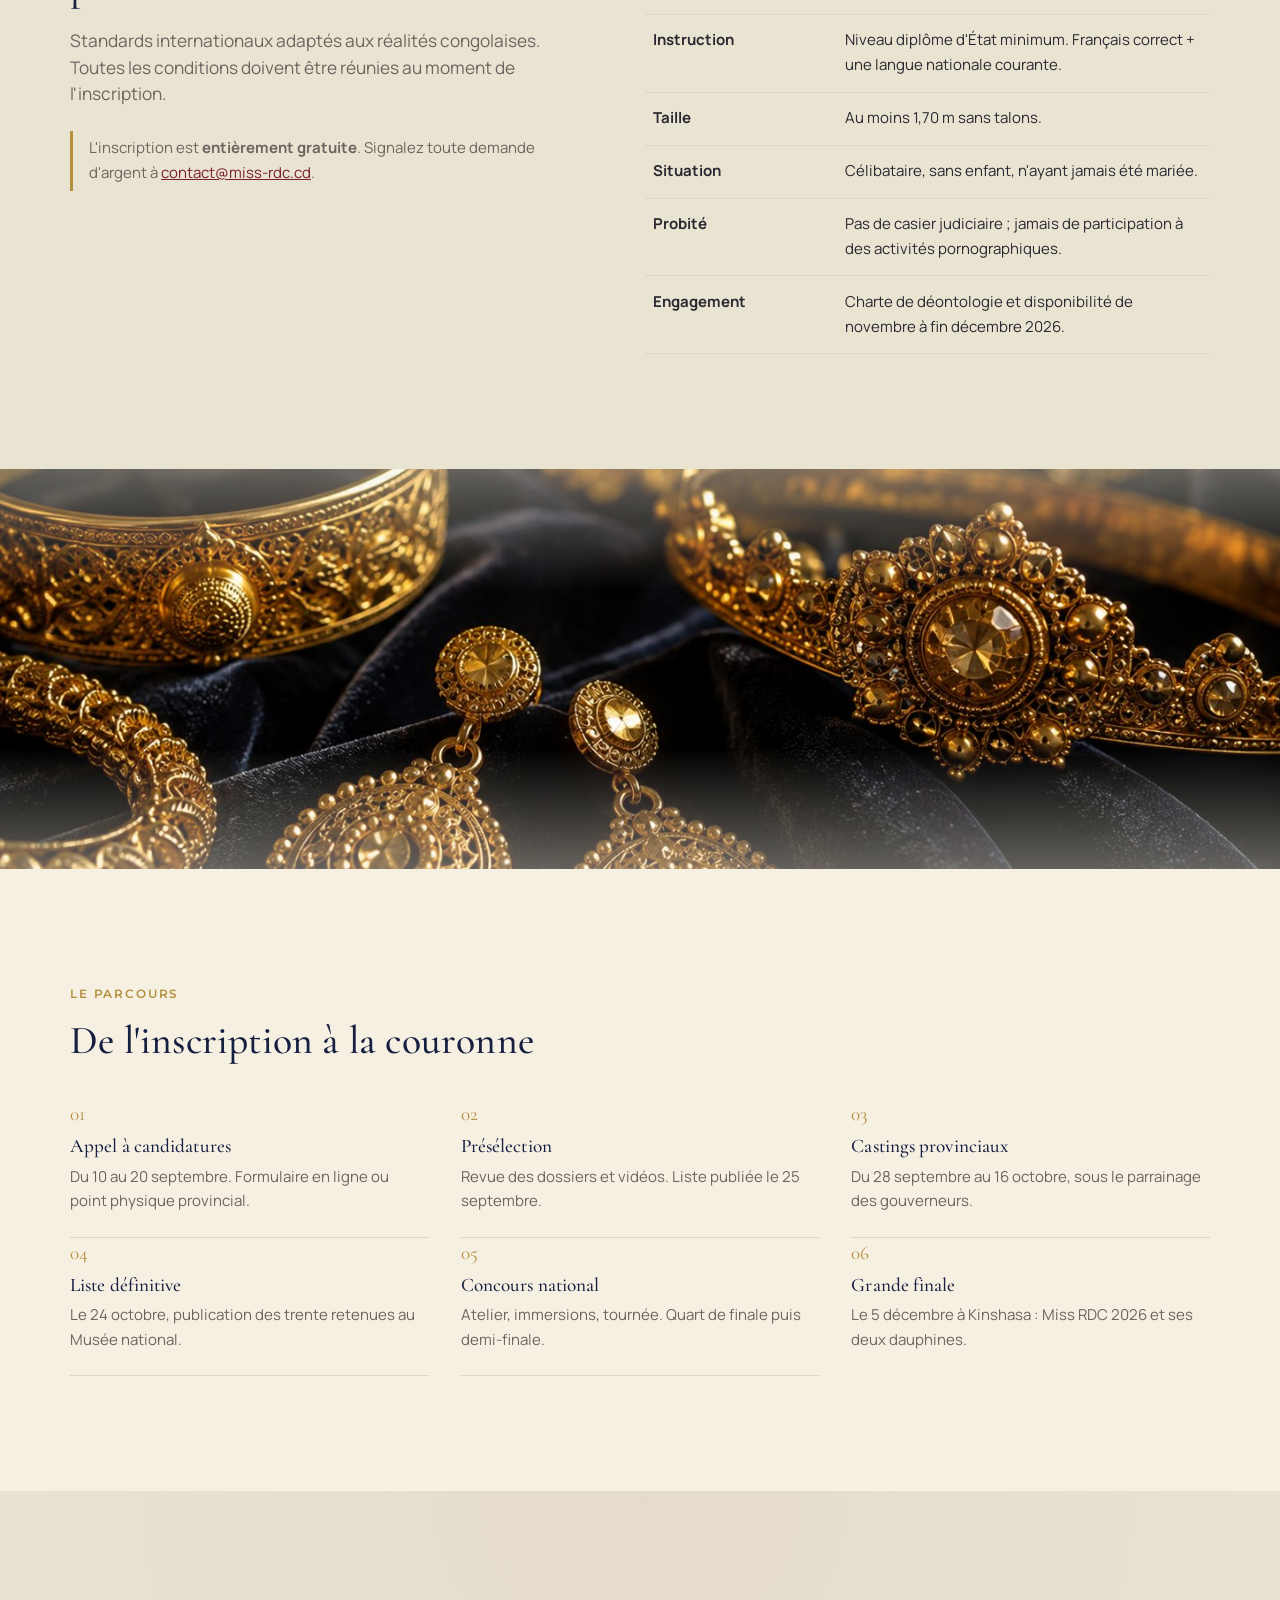
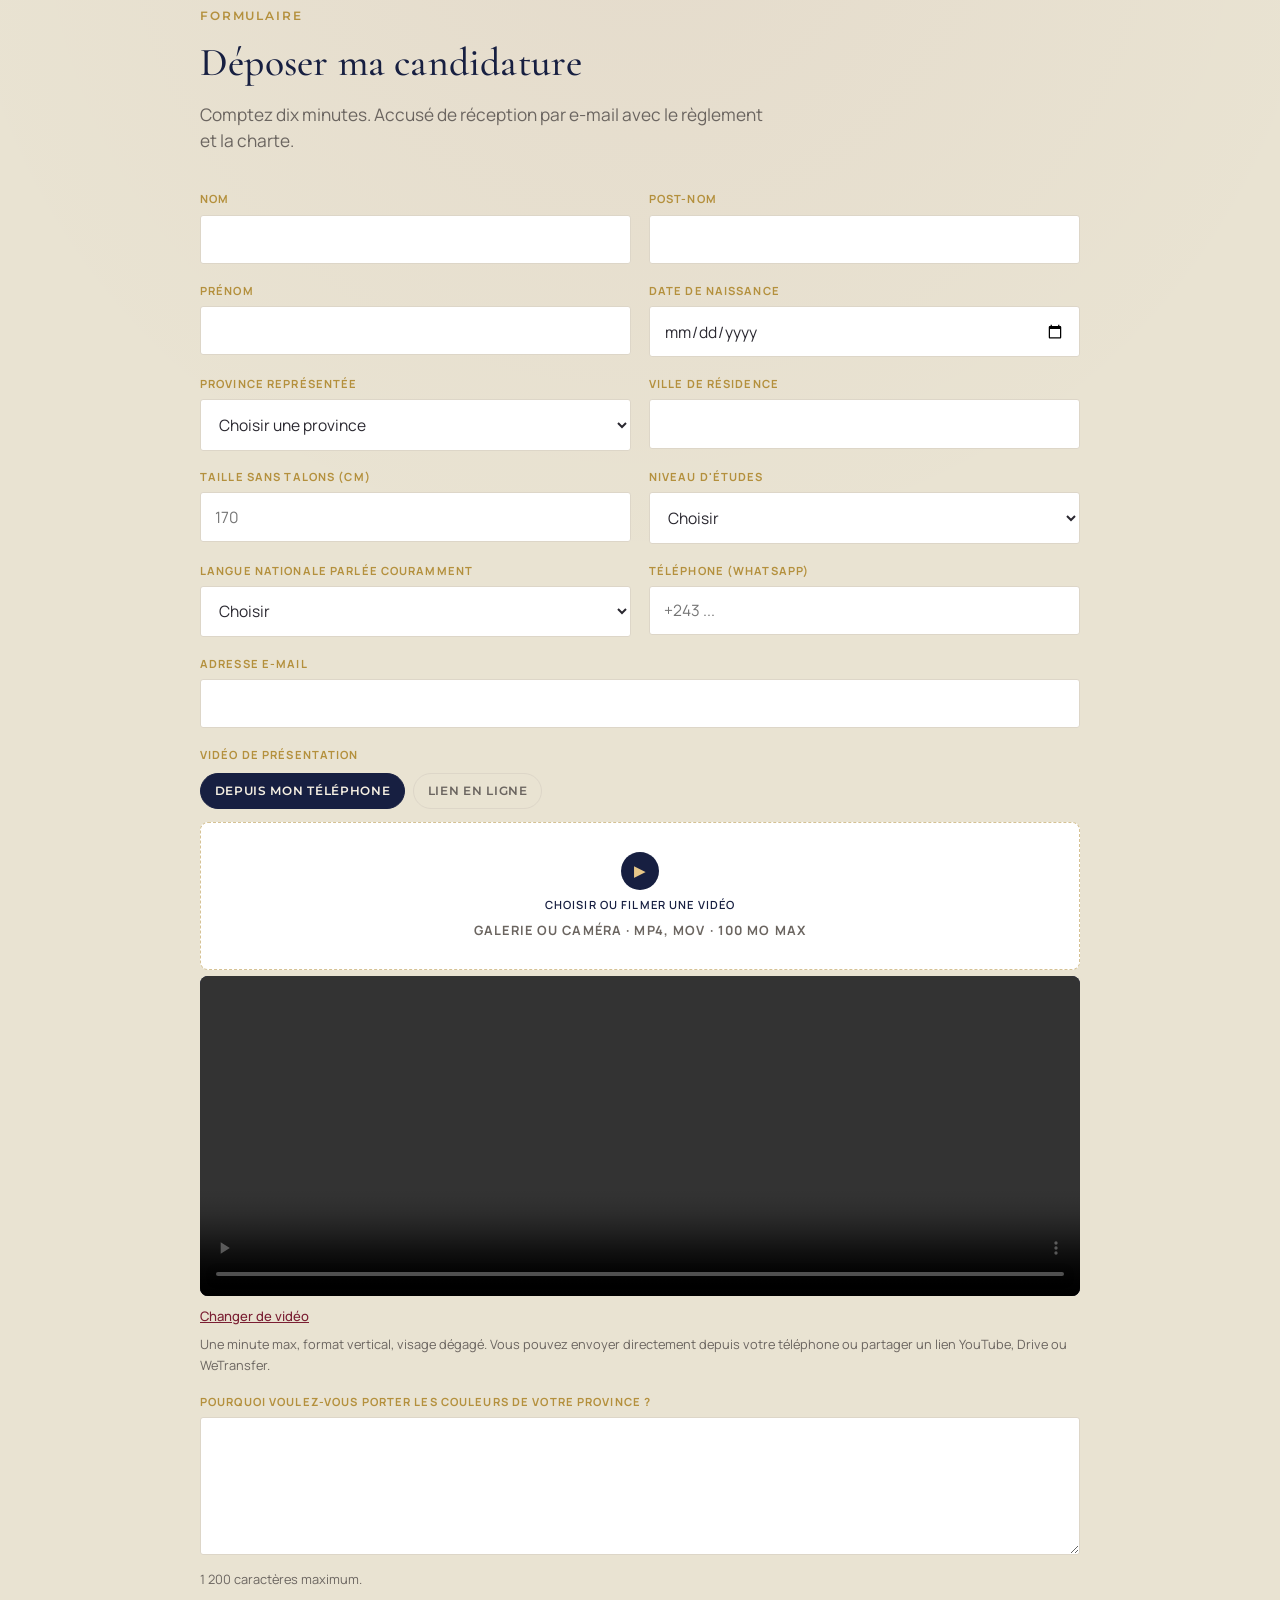
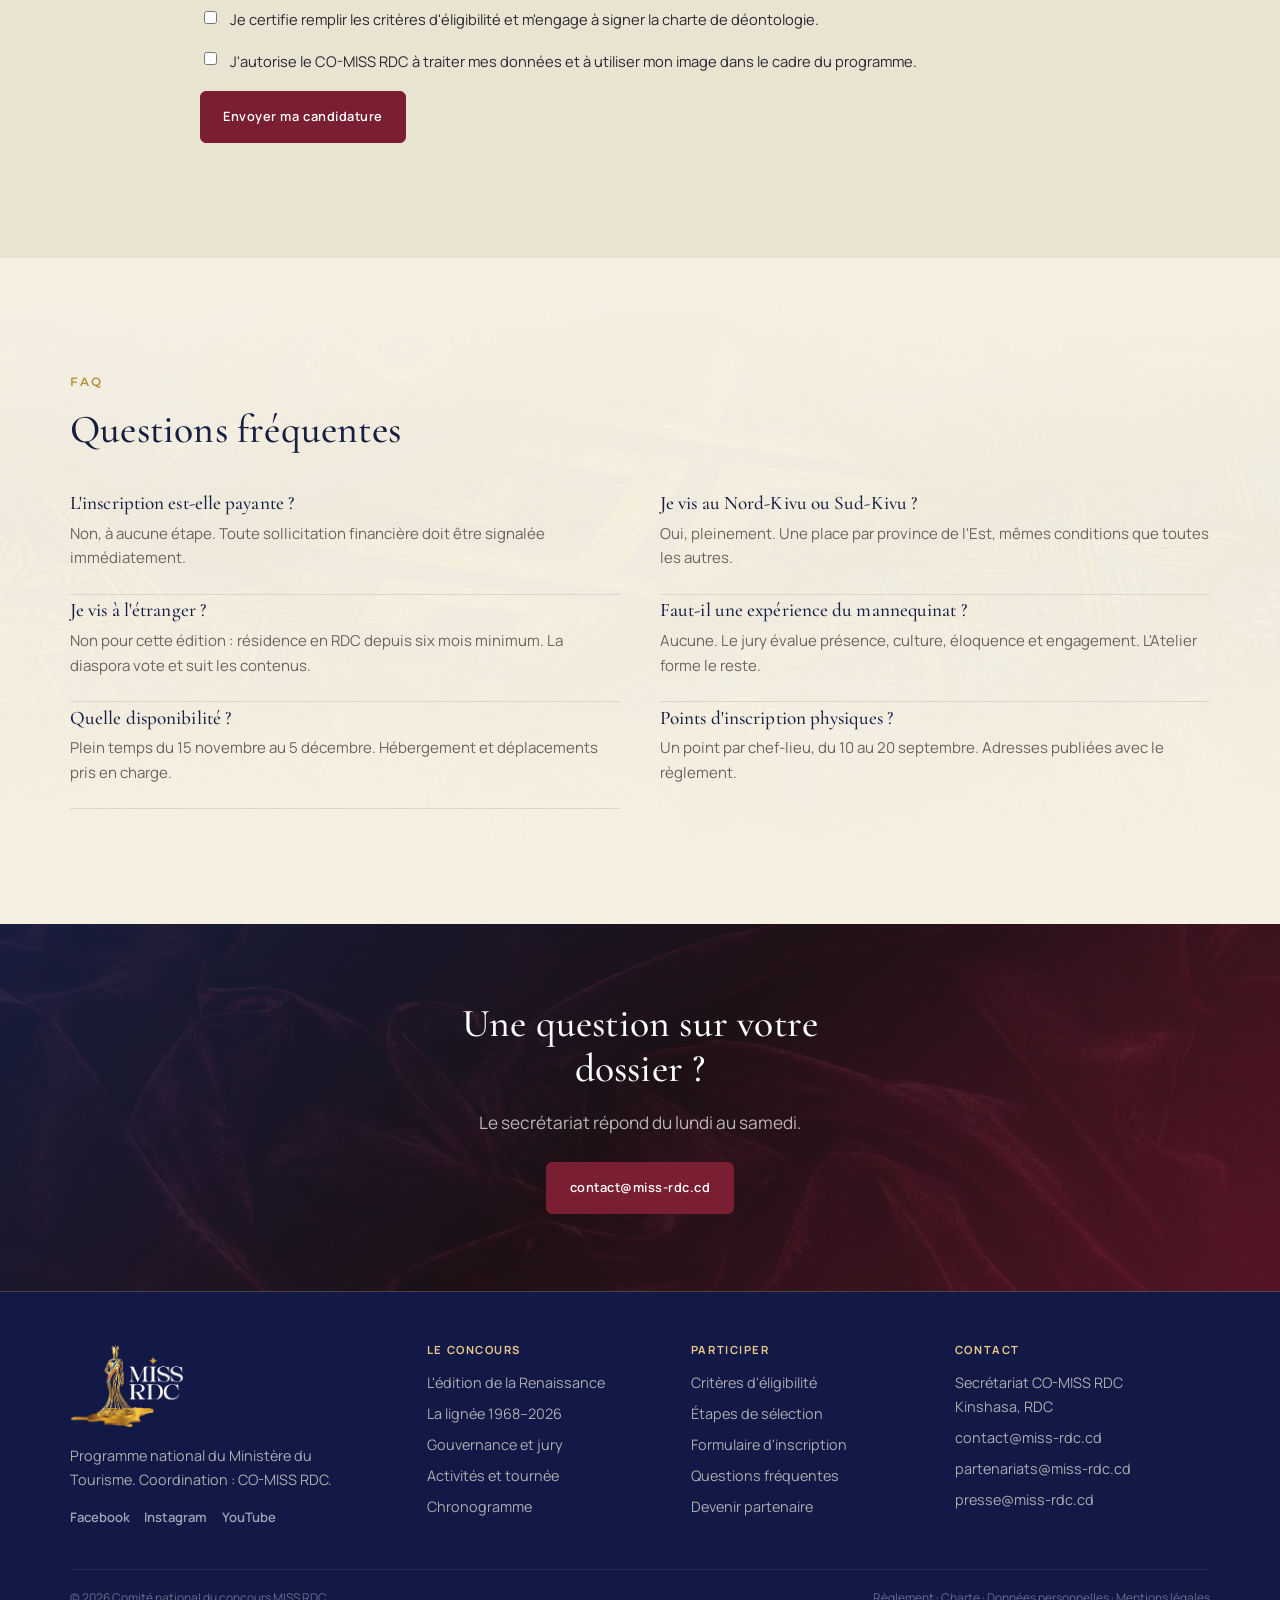
<file: _client-update/v2/miss rdc/participer.html>
<!doctype html>
<html lang="fr">
<head>
<meta charset="utf-8">
<meta name="viewport" content="width=device-width,initial-scale=1">
<title>Participer — Candidatures MISS RDC 2026</title>
<meta name="description" content="Critères d'éligibilité, étapes de sélection et formulaire d'inscription au concours MISS RDC 2026. Inscriptions du 10 au 20 septembre 2026.">
<meta name="theme-color" content="#171F41">
<meta property="og:type" content="website">
<meta property="og:site_name" content="MISS RDC 2026">
<meta property="og:title" content="Participer — Candidatures MISS RDC 2026">
<meta property="og:description" content="Critères d'éligibilité, étapes de sélection et formulaire d'inscription au concours MISS RDC 2026. Inscriptions du 10 au 20 septembre 2026.">
<meta property="og:locale" content="fr_CD">
<link rel="icon" href="assets/img/favicon.png">
<meta name="author" content="Comité national du concours MISS RDC">
<link rel="preconnect" href="https://fonts.googleapis.com">
<link rel="preconnect" href="https://fonts.gstatic.com" crossorigin>
<link href="https://fonts.googleapis.com/css2?family=Cinzel:wght@600&family=Cormorant+Garamond:ital,wght@0,500;0,600;0,700;1,500&family=Manrope:wght@300;400;500;600&family=Montserrat:wght@600;700&display=swap" rel="stylesheet">
<link rel="stylesheet" href="assets/css/main.css">
</head>
<body>

<header class="nav">
  <a class="brand" href="index.html">
    <img class="brand-logo brand-logo-wide" src="assets/img/logo-miss-rdc.png" alt="Miss RDC" width="280" height="58">
</a>
  <nav aria-label="Navigation principale">
    <ul class="menu">
      <li><a href="index.html">Accueil</a></li>
      <li><a href="edition.html">L'édition</a></li>
      <li><a href="programme.html">Programme</a></li>
      <li><a href="participer.html" aria-current="page">Participer</a></li>
      <li><a href="partenaires.html">Partenaires</a></li>
      <li><a class="btn btn-fill" href="#formulaire">S'inscrire</a></li>
    </ul>
  </nav>
  <button class="burger" aria-label="Ouvrir le menu" aria-expanded="false"><span></span><span></span><span></span></button>
</header>

<section class="phead phead--photo">
  <div class="phead-bg" aria-hidden="true">
    <img src="assets/img/echarpe-detail.jpg" alt="" width="1448" height="1086" fetchpriority="high">
  </div>
  <div class="wrap">
    <p class="eyebrow">Candidatures · 10 → 20 septembre 2026</p>
    <h1 class="t-display" >Représenter<br>votre province</h1>
    <p class="lead">Trente places, vingt-six provinces, une couronne. Inscription gratuite, en ligne ou dans les points physiques provinciaux.</p>
    <div class="btns" style="margin-top:1.8rem"><a class="btn btn-fill" href="#formulaire">Aller au formulaire</a></div>
  </div>
</section>

<section class="bandeau" aria-label="La couronne 2026">
  <img src="assets/img/gala-finalistes.jpg" alt="Les finalistes de Miss RDC sur scène" width="1586" height="992">
  <div class="bandeau-body">
    <p class="eyebrow">Une place par province</p>
    <h2 class="t-xl">Vous pouvez être<br><span class="it">l'une d'elles</span></h2>
    <p class="lead">Aucune expérience du mannequinat n'est requise. Aucun frais, à aucune étape. Le jury évalue la présence, la culture, l'éloquence et l'engagement — l'Atelier forme le reste.</p>
    <span class="bandeau-tag">◆ Inscription gratuite</span>
  </div>
</section>

<section class="sec sec-soft" id="criteres">
  <div class="wrap split">
    <div class="rev">
      <p class="eyebrow">Éligibilité</p>
      <h2 class="t-l">Les conditions<br>pour concourir</h2>
      <p class="lead" style="margin-top:1.2rem">Standards internationaux adaptés aux réalités congolaises. Toutes les conditions doivent être réunies au moment de l'inscription.</p>
      <div class="notice" style="margin-top:1.4rem">L'inscription est <strong>entièrement gratuite</strong>. Signalez toute demande d'argent à <a href="mailto:contact@miss-rdc.cd" style="color:var(--red);text-decoration:underline">contact@miss-rdc.cd</a>.</div>
    </div>
    <div class="rev">
      <table class="tbl">
        <tbody>
          <tr><td style="width:34%"><strong>Âge et nationalité</strong></td><td>Femme, 18 à 25 ans révolus au 31 décembre 2026, nationale congolaise.</td></tr>
          <tr><td><strong>Résidence</strong></td><td>Résider en RDC depuis au moins six mois.</td></tr>
          <tr><td><strong>Instruction</strong></td><td>Niveau diplôme d'État minimum. Français correct + une langue nationale courante.</td></tr>
          <tr><td><strong>Taille</strong></td><td>Au moins 1,70 m sans talons.</td></tr>
          <tr><td><strong>Situation</strong></td><td>Célibataire, sans enfant, n'ayant jamais été mariée.</td></tr>
          <tr><td><strong>Probité</strong></td><td>Pas de casier judiciaire ; jamais de participation à des activités pornographiques.</td></tr>
          <tr><td><strong>Engagement</strong></td><td>Charte de déontologie et disponibilité de novembre à fin décembre 2026.</td></tr>
        </tbody>
      </table>
    </div>
  </div>
</section>

<section class="respiration" aria-hidden="true">
  <img src="assets/img/bijoux-detail.jpg" alt="" width="1448" height="1086" loading="lazy">
</section>

<section class="sec" id="etapes">
  <div class="wrap">
    <div class="rev"><p class="eyebrow">Le parcours</p><h2 class="t-l">De l'inscription à la couronne</h2></div>
    <div class="grid g-3 rev" style="margin-top:2.2rem;gap:0 2rem">
      <div class="block"><span class="idx">01</span><h3>Appel à candidatures</h3><p>Du 10 au 20 septembre. Formulaire en ligne ou point physique provincial.</p></div>
      <div class="block"><span class="idx">02</span><h3>Présélection</h3><p>Revue des dossiers et vidéos. Liste publiée le 25 septembre.</p></div>
      <div class="block"><span class="idx">03</span><h3>Castings provinciaux</h3><p>Du 28 septembre au 16 octobre, sous le parrainage des gouverneurs.</p></div>
      <div class="block"><span class="idx">04</span><h3>Liste définitive</h3><p>Le 24 octobre, publication des trente retenues au Musée national.</p></div>
      <div class="block"><span class="idx">05</span><h3>Concours national</h3><p>Atelier, immersions, tournée. Quart de finale puis demi-finale.</p></div>
      <div class="block"><span class="idx">06</span><h3>Grande finale</h3><p>Le 5 décembre à Kinshasa : Miss RDC 2026 et ses deux dauphines.</p></div>
    </div>
  </div>
</section>

<section class="sec sec-soft" id="formulaire">
  <div class="wrap" style="max-width:880px">
    <div class="rev">
      <p class="eyebrow">Formulaire</p>
      <h2 class="t-l">Déposer ma candidature</h2>
      <p class="lead" style="margin-top:1rem">Comptez dix minutes. Accusé de réception par e-mail avec le règlement et la charte.</p>
    </div>
    <form class="form rev" data-demo="candidate" style="margin-top:2.2rem" novalidate>
      <div><label for="nom">Nom</label><input id="nom" name="nom" required autocomplete="family-name"></div>
      <div><label for="postnom">Post-nom</label><input id="postnom" name="postnom" required></div>
      <div><label for="prenom">Prénom</label><input id="prenom" name="prenom" required autocomplete="given-name"></div>
      <div><label for="naissance">Date de naissance</label><input id="naissance" name="naissance" type="date" required></div>
      <div>
        <label for="province">Province représentée</label>
        <select id="province" name="province" required>
          <option value="">Choisir une province</option>
          <option>Kinshasa</option><option>Kongo-Central</option><option>Kwango</option><option>Kwilu</option><option>Mai-Ndombe</option>
          <option>Équateur</option><option>Sud-Ubangi</option><option>Nord-Ubangi</option><option>Mongala</option><option>Tshuapa</option>
          <option>Tshopo</option><option>Bas-Uélé</option><option>Haut-Uélé</option><option>Ituri</option><option>Nord-Kivu</option>
          <option>Sud-Kivu</option><option>Maniema</option><option>Sankuru</option><option>Kasaï</option><option>Kasaï-Central</option>
          <option>Kasaï-Oriental</option><option>Lomami</option><option>Haut-Lomami</option><option>Lualaba</option><option>Haut-Katanga</option>
          <option>Tanganyika</option>
        </select>
      </div>
      <div><label for="ville">Ville de résidence</label><input id="ville" name="ville" required></div>
      <div><label for="taille">Taille sans talons (cm)</label><input id="taille" name="taille" type="number" min="150" max="210" placeholder="170" required></div>
      <div>
        <label for="etudes">Niveau d'études</label>
        <select id="etudes" name="etudes" required>
          <option value="">Choisir</option><option>Diplôme d'État</option><option>Graduat en cours</option><option>Graduat</option><option>Licence</option><option>Master ou plus</option>
        </select>
      </div>
      <div>
        <label for="langue">Langue nationale parlée couramment</label>
        <select id="langue" name="langue" required>
          <option value="">Choisir</option><option>Lingala</option><option>Kiswahili</option><option>Kikongo</option><option>Tshiluba</option>
        </select>
      </div>
      <div><label for="tel">Téléphone (WhatsApp)</label><input id="tel" name="tel" type="tel" placeholder="+243 ..." required></div>
      <div class="f-full"><label for="email">Adresse e-mail</label><input id="email" name="email" type="email" required autocomplete="email"></div>
      <div class="f-full video-field" data-video-field>
        <span class="field-label">Vidéo de présentation</span>
        <div class="video-source" role="tablist" aria-label="Mode d'envoi de la vidéo">
          <button type="button" class="video-source-btn is-active" data-video-mode="upload" role="tab" aria-selected="true">Depuis mon téléphone</button>
          <button type="button" class="video-source-btn" data-video-mode="link" role="tab" aria-selected="false">Lien en ligne</button>
        </div>
        <div class="video-panel" data-video-panel="upload">
          <label class="upload-drop" for="video-file">
            <input id="video-file" name="video-file" type="file" accept="video/*" hidden>
            <span class="upload-icon" aria-hidden="true">▶</span>
            <span class="upload-title">Choisir ou filmer une vidéo</span>
            <span class="upload-hint">Galerie ou caméra · MP4, MOV · 100 Mo max</span>
          </label>
          <div class="video-preview" data-video-preview hidden>
            <video controls playsinline preload="metadata" data-video-player aria-label="Aperçu de votre vidéo"></video>
            <button type="button" class="upload-clear" data-video-clear>Changer de vidéo</button>
          </div>
        </div>
        <div class="video-panel" data-video-panel="link" hidden>
          <label for="video">Lien de votre vidéo</label>
          <input id="video" name="video" type="url" placeholder="https://...">
        </div>
        <p class="help">Une minute max, format vertical, visage dégagé. Vous pouvez envoyer directement depuis votre téléphone ou partager un lien YouTube, Drive ou WeTransfer.</p>
      </div>
      <div class="f-full">
        <label for="motivation">Pourquoi voulez-vous porter les couleurs de votre province ?</label>
        <textarea id="motivation" name="motivation" rows="5" maxlength="1200" required></textarea>
        <p class="help">1 200 caractères maximum.</p>
      </div>
      <div class="f-full check"><input id="ok1" type="checkbox" required><label for="ok1" style="letter-spacing:0;text-transform:none;font-size:.92rem;color:var(--ink-soft);font-weight:400;margin:0">Je certifie remplir les critères d'éligibilité et m'engage à signer la charte de déontologie.</label></div>
      <div class="f-full check"><input id="ok2" type="checkbox" required><label for="ok2" style="letter-spacing:0;text-transform:none;font-size:.92rem;color:var(--ink-soft);font-weight:400;margin:0">J'autorise le CO-MISS RDC à traiter mes données et à utiliser mon image dans le cadre du programme.</label></div>
      <div class="f-full"><button class="btn btn-fill" type="submit">Envoyer ma candidature</button></div>
      <div class="msg" data-msg hidden></div>
    </form>
  </div>
</section>

<section class="sec sec-photo sec-photo--texture" id="faq">
  <div class="sec-photo-bg" aria-hidden="true">
    <img src="assets/img/texture-pagne.jpg" alt="" width="1774" height="887" loading="lazy">
  </div>
  <div class="wrap">
    <div class="rev"><p class="eyebrow">FAQ</p><h2 class="t-l">Questions fréquentes</h2></div>
    <div class="grid g-2 rev" style="margin-top:2.2rem;gap:0 2.5rem">
      <div class="block"><h3>L'inscription est-elle payante ?</h3><p>Non, à aucune étape. Toute sollicitation financière doit être signalée immédiatement.</p></div>
      <div class="block"><h3>Je vis au Nord-Kivu ou Sud-Kivu ?</h3><p>Oui, pleinement. Une place par province de l'Est, mêmes conditions que toutes les autres.</p></div>
      <div class="block"><h3>Je vis à l'étranger ?</h3><p>Non pour cette édition : résidence en RDC depuis six mois minimum. La diaspora vote et suit les contenus.</p></div>
      <div class="block"><h3>Faut-il une expérience du mannequinat ?</h3><p>Aucune. Le jury évalue présence, culture, éloquence et engagement. L'Atelier forme le reste.</p></div>
      <div class="block"><h3>Quelle disponibilité ?</h3><p>Plein temps du 15 novembre au 5 décembre. Hébergement et déplacements pris en charge.</p></div>
      <div class="block"><h3>Points d'inscription physiques ?</h3><p>Un point par chef-lieu, du 10 au 20 septembre. Adresses publiées avec le règlement.</p></div>
    </div>
  </div>
</section>

<section class="sec-tight cta cta-velours">
  <div class="cta-velours-bg" aria-hidden="true">
    <img src="assets/img/texture-velours.jpg" alt="" width="1774" height="887" loading="lazy">
  </div>
  <div class="wrap rev">
    <h2 class="t-l" style="max-width:22ch;margin-inline:auto">Une question sur votre dossier ?</h2>
    <p class="lead">Le secrétariat répond du lundi au samedi.</p>
    <div class="btns"><a class="btn btn-fill" href="mailto:contact@miss-rdc.cd">contact@miss-rdc.cd</a></div>
  </div>
</section>

<footer class="foot">
  <div class="wrap">
    <div class="foot-grid">
      <div>
        <div class="brand" style="margin-bottom:1rem">
          <img class="brand-logo brand-logo-wide lg" src="assets/img/logo-miss-rdc.png" alt="Miss RDC" width="320" height="84">
        </div>
        <p style="font-size:.9rem;max-width:32ch;margin:0">Programme national du Ministère du Tourisme. Coordination : CO-MISS RDC.</p>
        <div class="socials"><a href="#">Facebook</a><a href="#">Instagram</a><a href="#">YouTube</a></div>
      </div>
      <div>
        <h4>Le concours</h4>
        <ul>
          <li><a href="edition.html">L'édition de la Renaissance</a></li>
          <li><a href="edition.html#lignee">La lignée 1968–2026</a></li>
          <li><a href="edition.html#gouvernance">Gouvernance et jury</a></li>
          <li><a href="programme.html">Activités et tournée</a></li>
          <li><a href="programme.html#chrono">Chronogramme</a></li>
        </ul>
      </div>
      <div>
        <h4>Participer</h4>
        <ul>
          <li><a href="participer.html#criteres">Critères d'éligibilité</a></li>
          <li><a href="participer.html#etapes">Étapes de sélection</a></li>
          <li><a href="participer.html#formulaire">Formulaire d'inscription</a></li>
          <li><a href="participer.html#faq">Questions fréquentes</a></li>
          <li><a href="partenaires.html">Devenir partenaire</a></li>
        </ul>
      </div>
      <div>
        <h4>Contact</h4>
        <ul>
          <li>Secrétariat CO-MISS RDC<br>Kinshasa, RDC</li>
          <li><a href="mailto:contact@miss-rdc.cd">contact@miss-rdc.cd</a></li>
          <li><a href="mailto:partenariats@miss-rdc.cd">partenariats@miss-rdc.cd</a></li>
          <li><a href="mailto:presse@miss-rdc.cd">presse@miss-rdc.cd</a></li>
        </ul>
      </div>
    </div>
    <div class="fine">
      <span>© 2026 Comité national du concours MISS RDC</span>
      <span>Règlement · Charte · Données personnelles · Mentions légales</span>
    </div>
  </div>
</footer>
<script src="assets/js/main.js"></script>
</body>
</html>
</file>
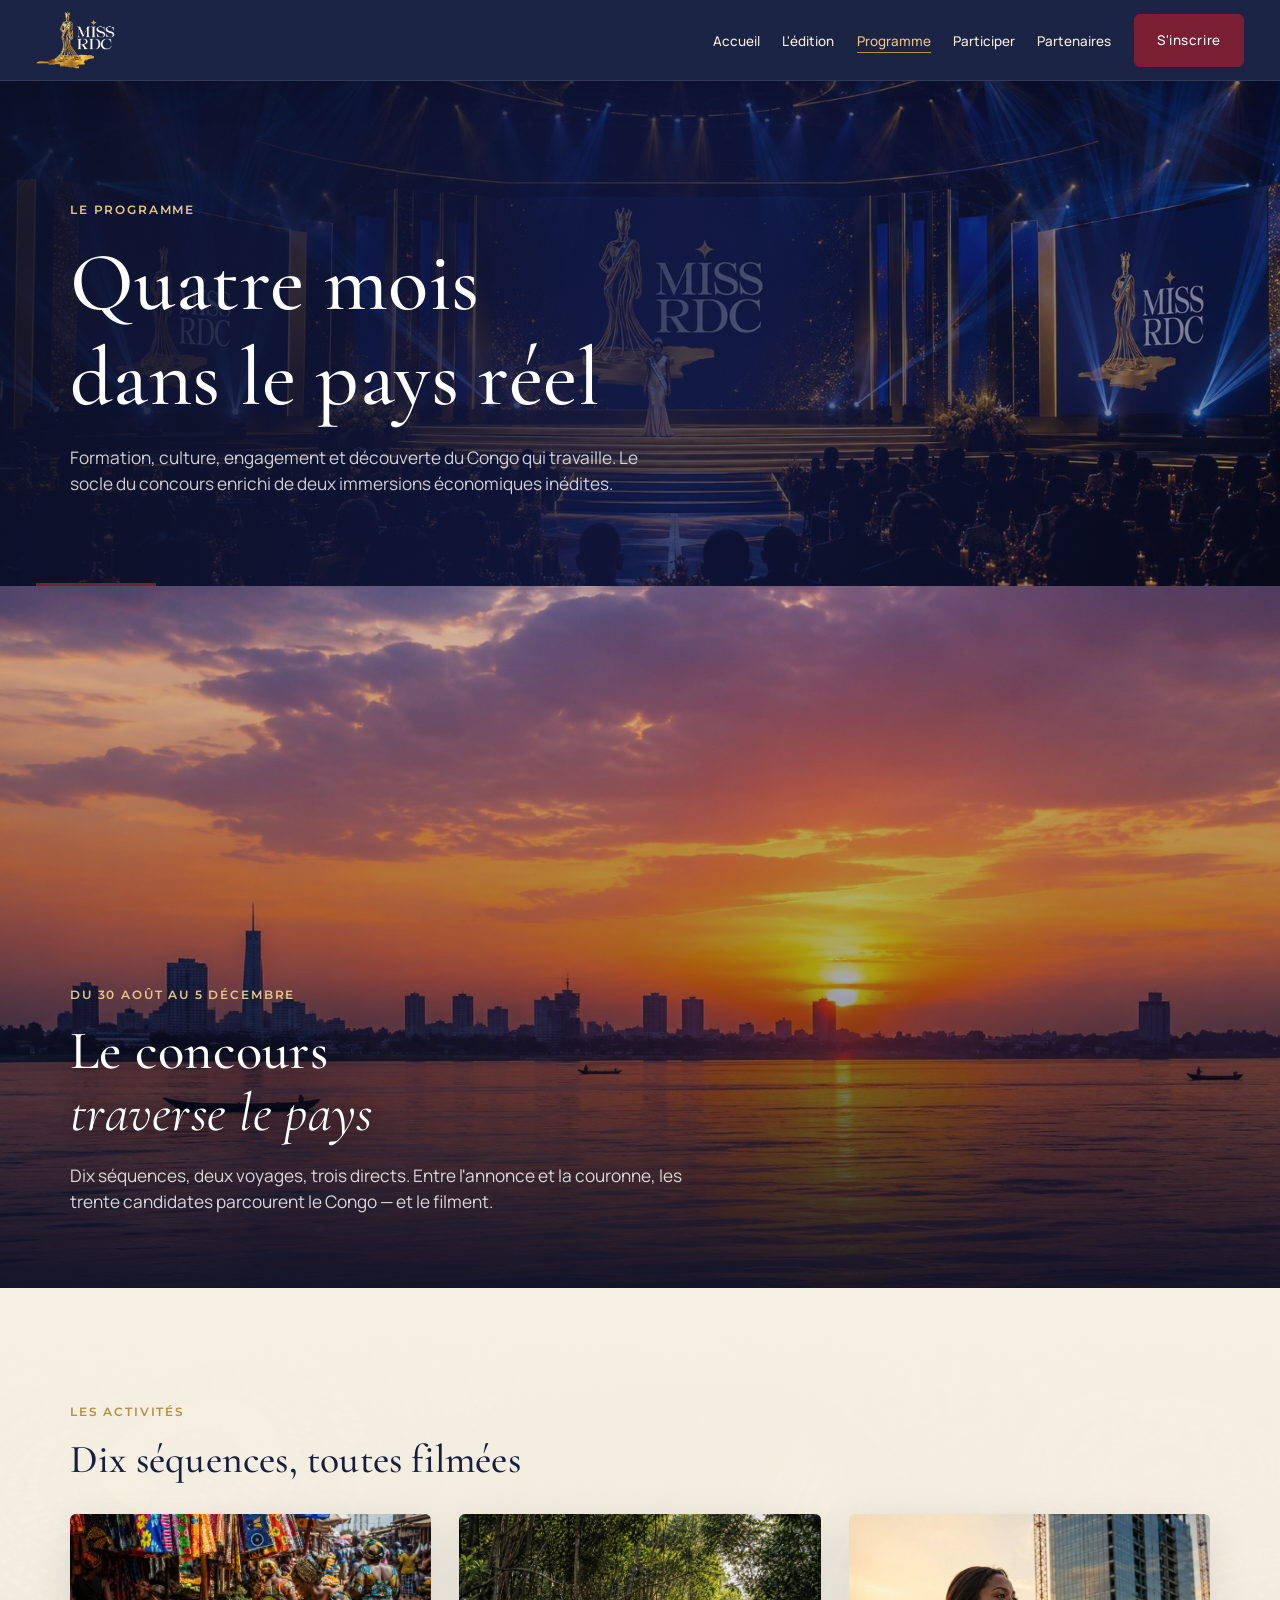
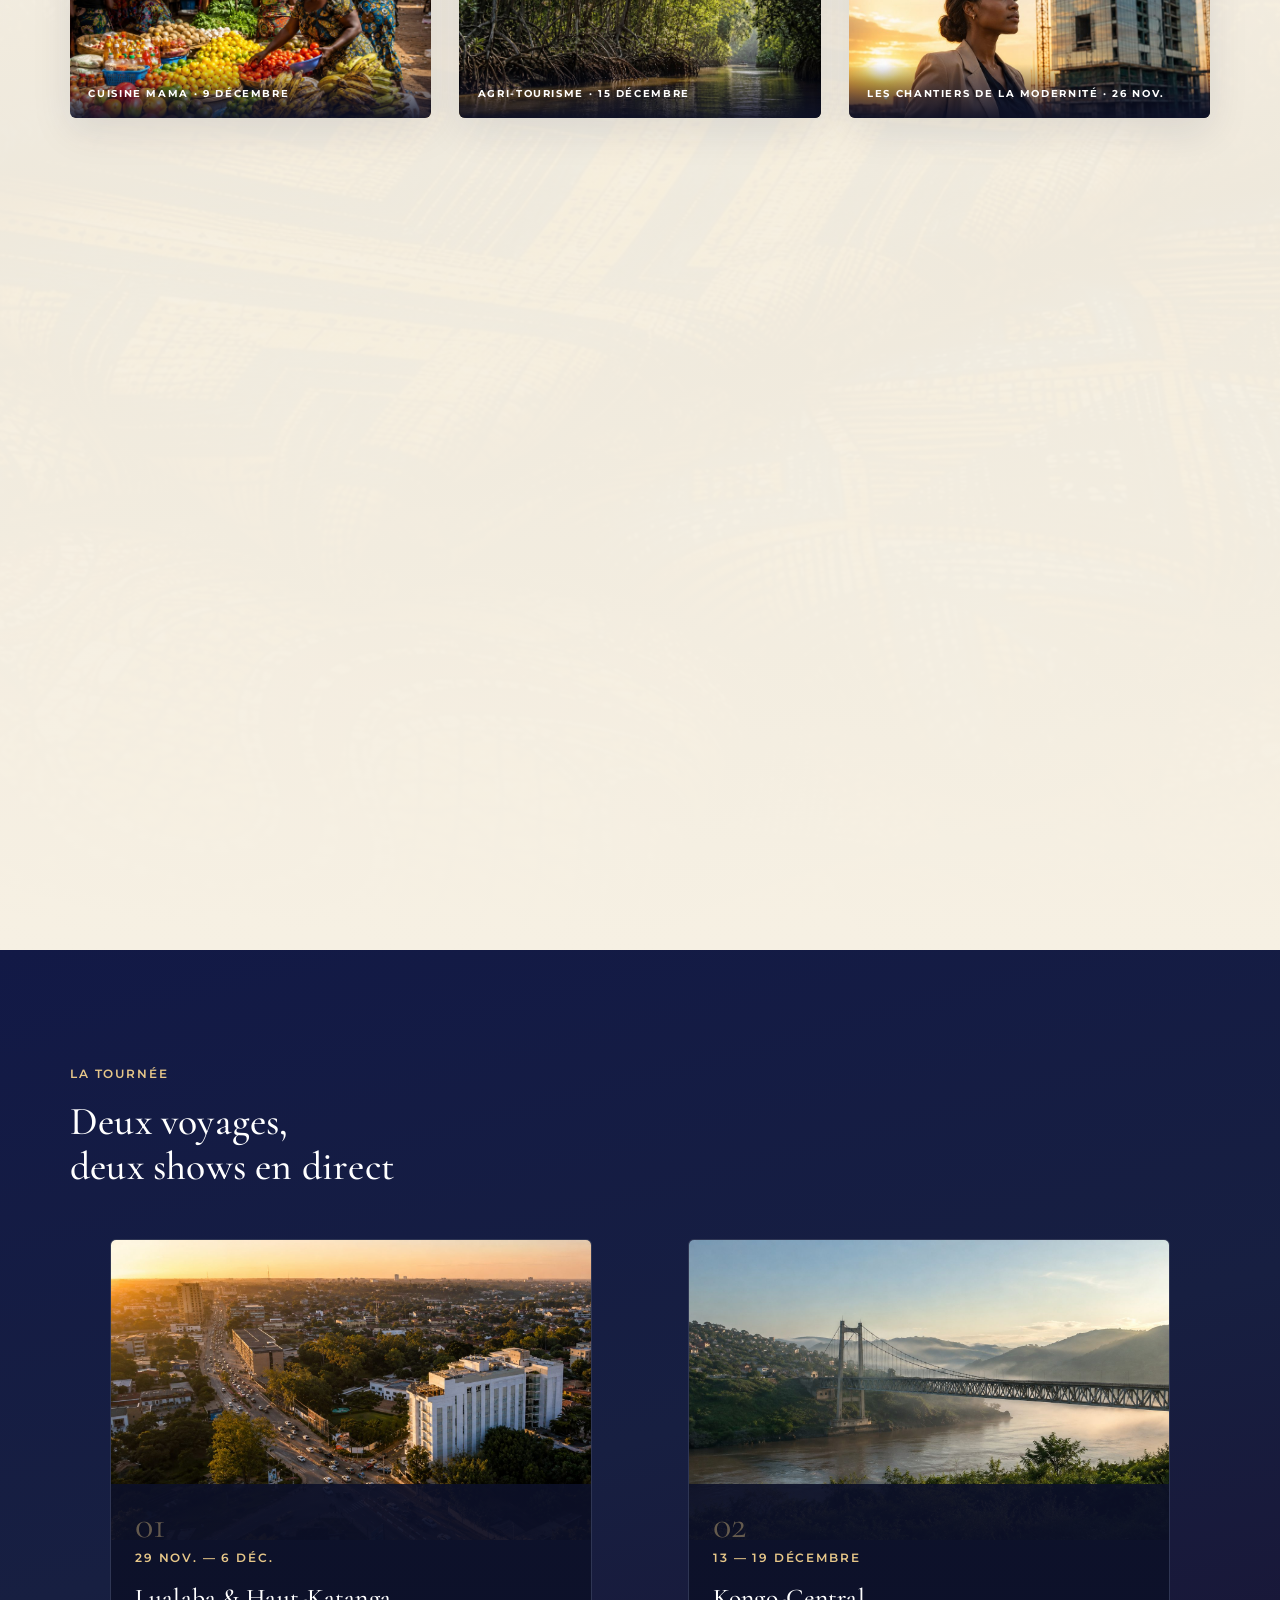
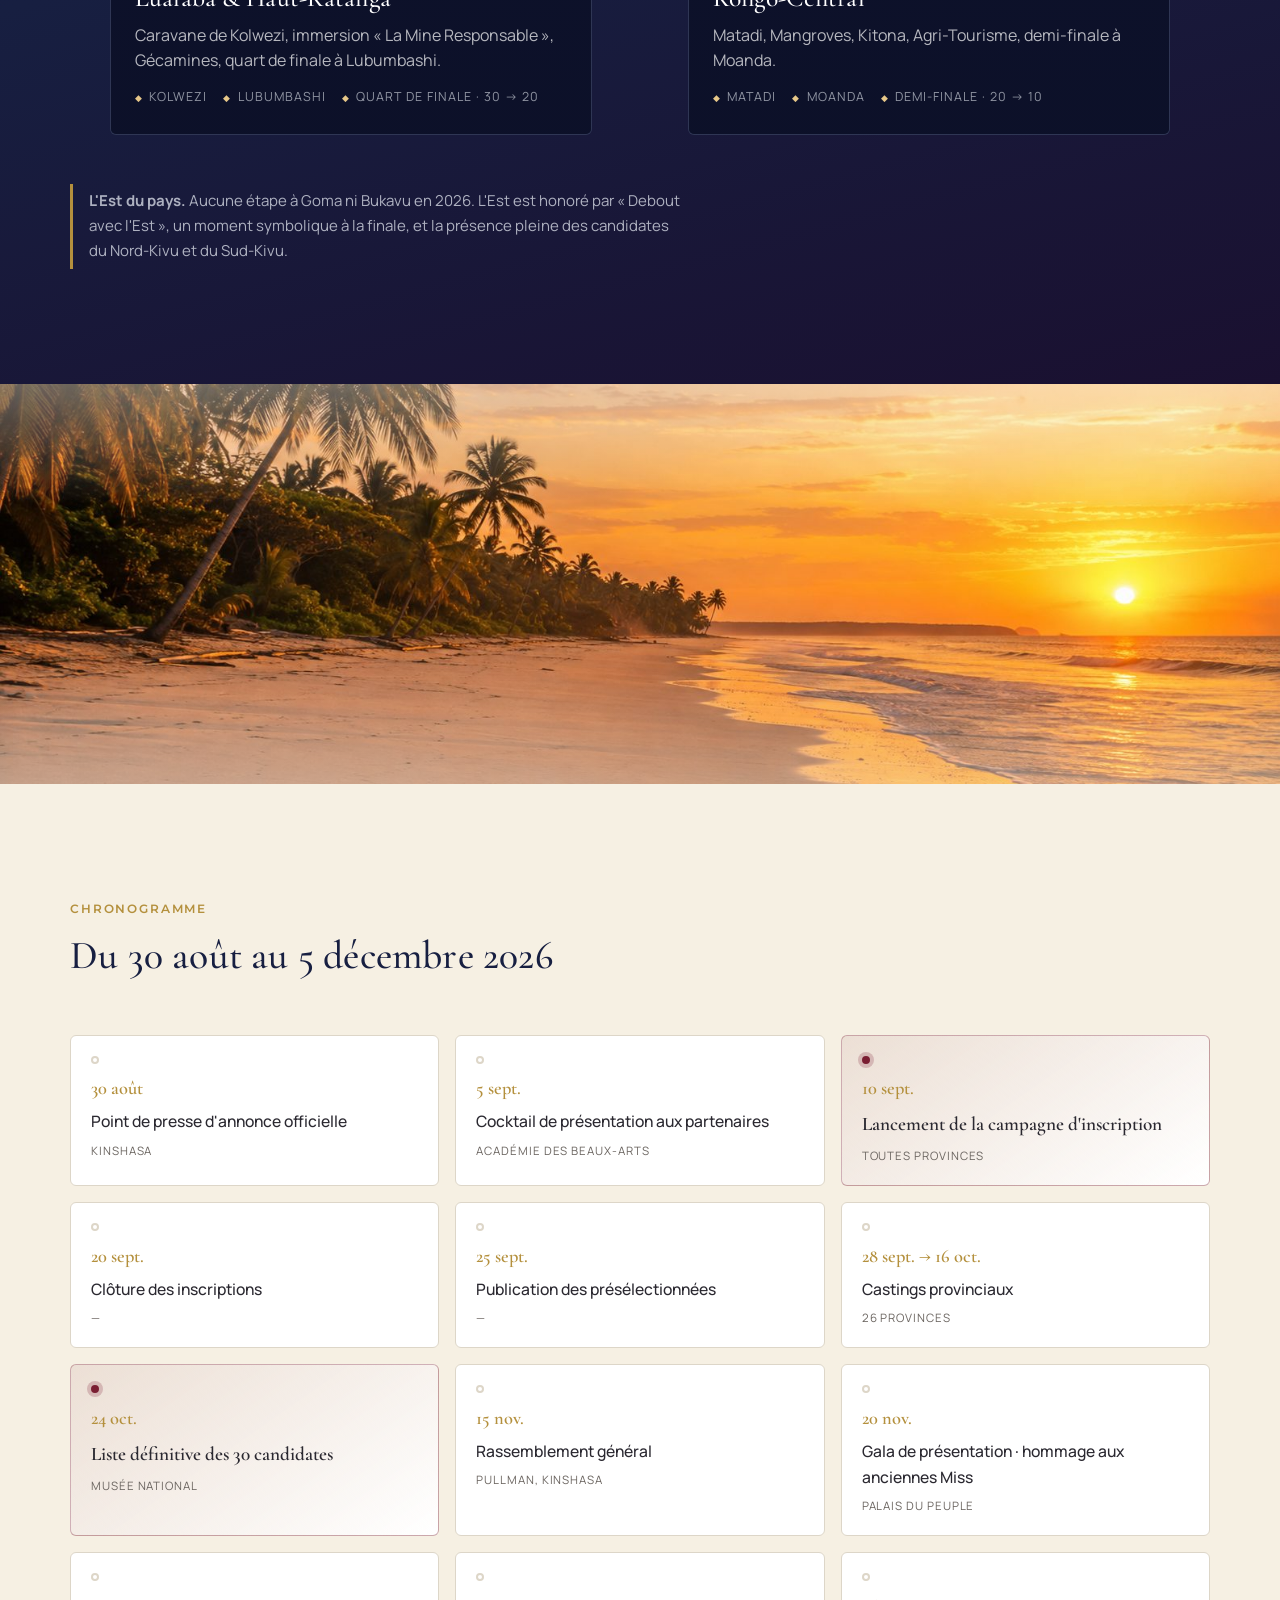
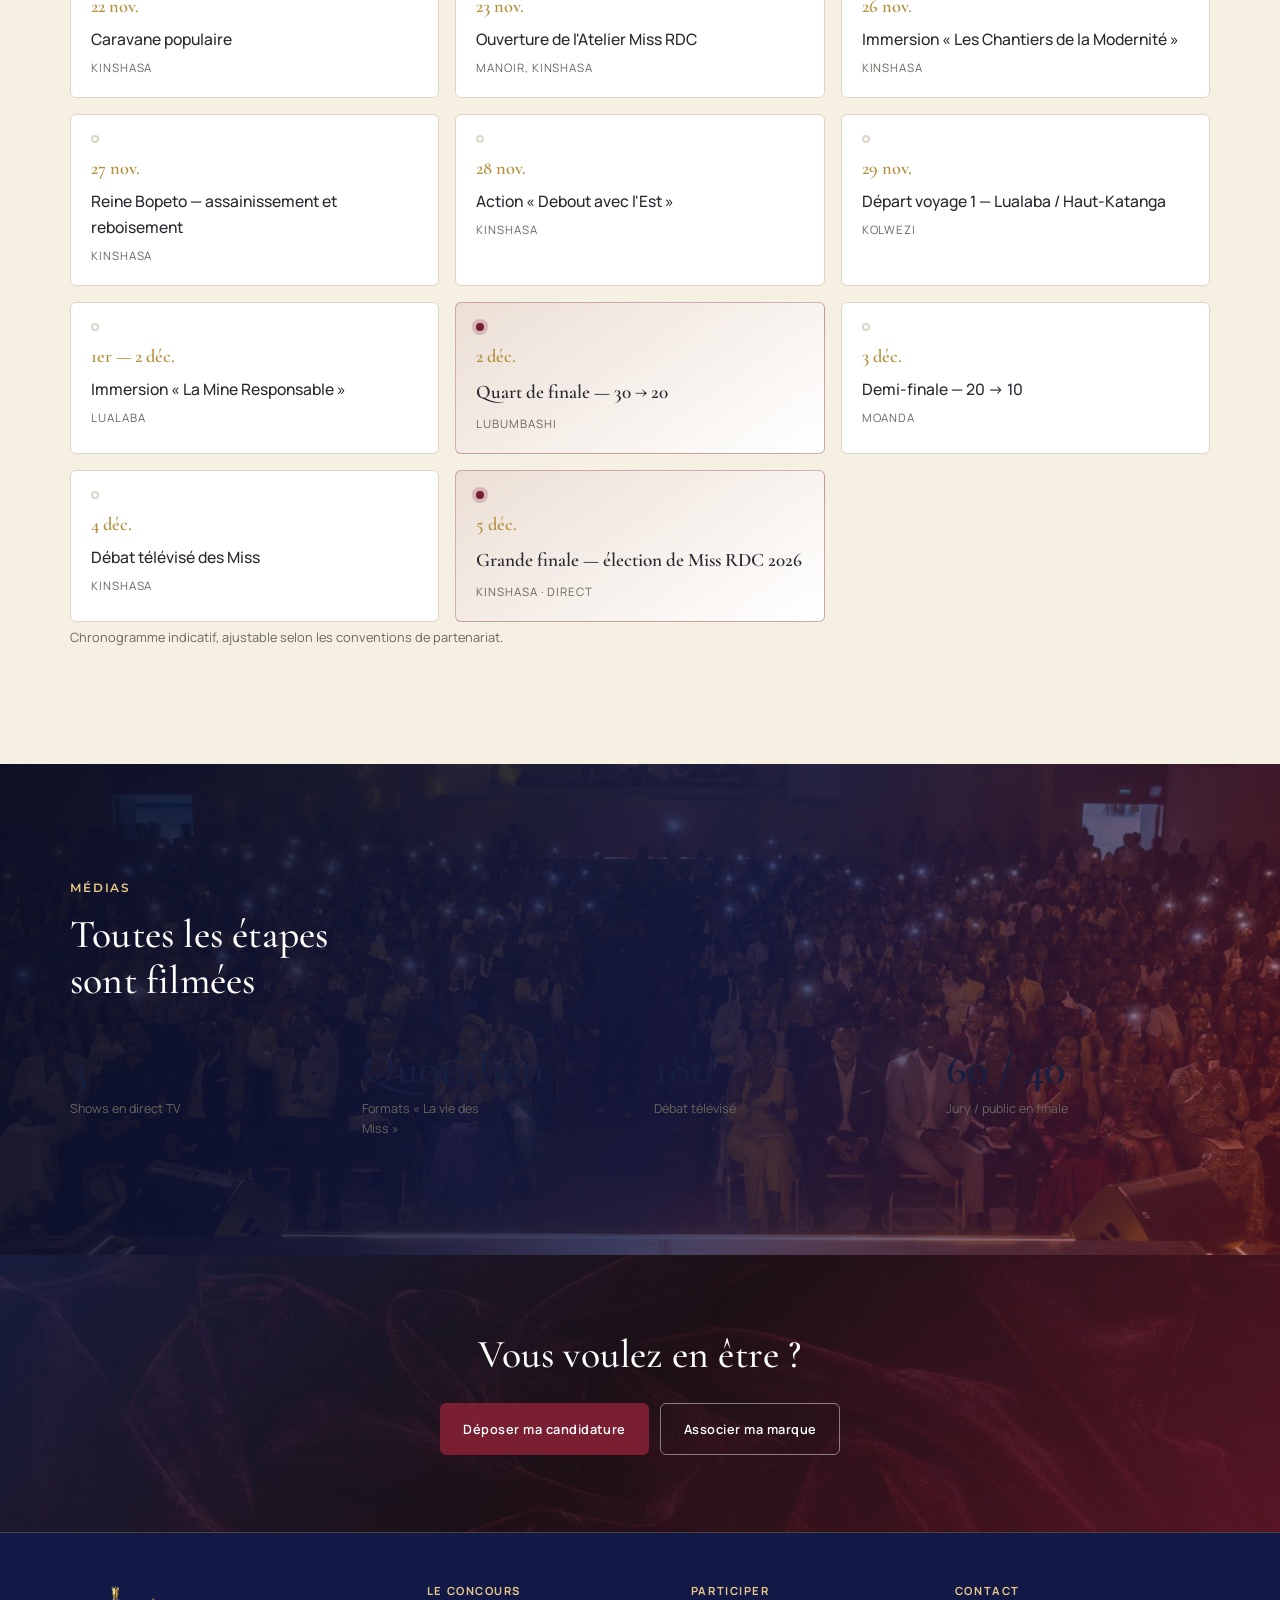
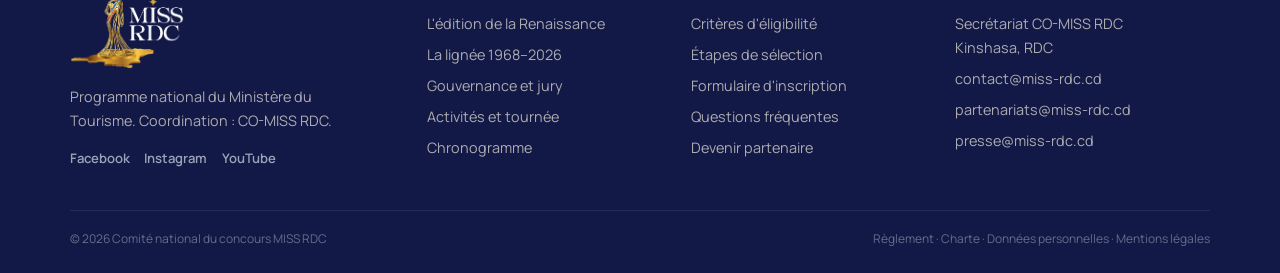
<file: _client-update/v2/miss rdc/programme.html>
<!doctype html>
<html lang="fr">
<head>
<meta charset="utf-8">
<meta name="viewport" content="width=device-width,initial-scale=1">
<title>Programme et chronogramme — MISS RDC 2026</title>
<meta name="description" content="Atelier Miss RDC, immersions économiques, Reine Bopeto, Cuisine Mama, Debout avec l'Est, tournée des provinces et chronogramme complet du 30 août au 5 décembre 2026.">
<meta name="theme-color" content="#171F41">
<meta property="og:type" content="website">
<meta property="og:site_name" content="MISS RDC 2026">
<meta property="og:title" content="Programme et chronogramme — MISS RDC 2026">
<meta property="og:description" content="Atelier Miss RDC, immersions économiques, Reine Bopeto, Cuisine Mama, Debout avec l'Est, tournée des provinces et chronogramme complet du 30 août au 5 décembre 2026.">
<meta property="og:locale" content="fr_CD">
<link rel="icon" href="assets/img/favicon.png">
<meta name="author" content="Comité national du concours MISS RDC">
<link rel="preconnect" href="https://fonts.googleapis.com">
<link rel="preconnect" href="https://fonts.gstatic.com" crossorigin>
<link href="https://fonts.googleapis.com/css2?family=Cinzel:wght@600&family=Cormorant+Garamond:ital,wght@0,500;0,600;0,700;1,500&family=Manrope:wght@300;400;500;600&family=Montserrat:wght@600;700&display=swap" rel="stylesheet">
<link rel="stylesheet" href="assets/css/main.css">
</head>
<body>

<header class="nav">
  <a class="brand" href="index.html">
    <img class="brand-logo brand-logo-wide" src="assets/img/logo-miss-rdc.png" alt="Miss RDC" width="280" height="58">
</a>
  <nav aria-label="Navigation principale">
    <ul class="menu">
      <li><a href="index.html">Accueil</a></li>
      <li><a href="edition.html">L'édition</a></li>
      <li><a href="programme.html" aria-current="page">Programme</a></li>
      <li><a href="participer.html">Participer</a></li>
      <li><a href="partenaires.html">Partenaires</a></li>
      <li><a class="btn btn-fill" href="participer.html">S'inscrire</a></li>
    </ul>
  </nav>
  <button class="burger" aria-label="Ouvrir le menu" aria-expanded="false"><span></span><span></span><span></span></button>
</header>

<section class="phead phead--photo">
  <div class="phead-bg" aria-hidden="true">
    <img src="assets/img/gala-scene-large.jpg" alt="" width="1672" height="941" fetchpriority="high">
  </div>
  <div class="wrap">
    <p class="eyebrow">Le programme</p>
    <h1 class="t-display" >Quatre mois<br>dans le pays réel</h1>
    <p class="lead">Formation, culture, engagement et découverte du Congo qui travaille. Le socle du concours enrichi de deux immersions économiques inédites.</p>
  </div>
</section>

<section class="bandeau" aria-label="La tournée des provinces">
  <img src="assets/img/kinshasa-fleuve.jpg" alt="Le fleuve Congo au coucher du soleil devant Kinshasa" width="1774" height="887">
  <div class="bandeau-body">
    <p class="eyebrow">Du 30 août au 5 décembre</p>
    <h2 class="t-xl">Le concours<br><span class="it">traverse le pays</span></h2>
    <p class="lead">Dix séquences, deux voyages, trois directs. Entre l'annonce et la couronne, les trente candidates parcourent le Congo — et le filment.</p>
  </div>
</section>

<section class="sec sec-soft sec-photo sec-photo--texture">
  <div class="sec-photo-bg" aria-hidden="true">
    <img src="assets/img/texture-pagne.jpg" alt="" width="1774" height="887" loading="lazy">
  </div>
  <div class="wrap">
    <div class="rev"><p class="eyebrow">Les activités</p><h2 class="t-l">Dix séquences, toutes filmées</h2></div>
    <div class="grid g-3 rev" style="margin:2rem 0 2.6rem">
      <figure class="figure-wide">
        <img src="assets/img/terroir-marche.jpg" alt="Marché congolais, étals de fruits et pagnes" width="1586" height="992" loading="lazy">
        <figcaption>Cuisine Mama · 9 décembre</figcaption>
      </figure>
      <figure class="figure-wide">
        <img src="assets/img/mangroves-moanda.jpg" alt="Les mangroves de Moanda" width="1586" height="992" loading="lazy">
        <figcaption>Agri-Tourisme · 15 décembre</figcaption>
      </figure>
      <figure class="figure-wide">
        <img src="assets/img/immersion-btp.jpg" alt="Une jeune femme devant un chantier au coucher du soleil" width="1024" height="1536" loading="lazy">
        <figcaption>Les Chantiers de la Modernité · 26 nov.</figcaption>
      </figure>
    </div>
    <div class="grid g-2 rev" style="margin-top:2.4rem;gap:0 2.5rem">
      <div class="block"><span class="idx" style="font-size:.68rem;font-family:var(--sans);letter-spacing:.14em;text-transform:uppercase;font-weight:600">15 → 22 nov.</span><h3>Rassemblement et présentation</h3><p>Les trente candidates réunies à Kinshasa, présentées à la presse et au public par une caravane dans les artères de la capitale.</p></div>
      <div class="block"><span class="idx" style="font-size:.68rem;font-family:var(--sans);letter-spacing:.14em;text-transform:uppercase;font-weight:600">Dès le 23 nov.</span><h3>L'Atelier Miss RDC</h3><p>Master class, bibliothèque d'auteurs congolais, filmothèque, travaux pratiques sur l'environnement, les droits des femmes et l'histoire nationale.</p></div>
      <div class="block"><span class="idx" style="font-size:.68rem;font-family:var(--sans);letter-spacing:.14em;text-transform:uppercase;font-weight:600">26 novembre</span><h3>Les Chantiers de la Modernité</h3><p>Immersion BTP avec Modern Construction Congo. Master class « Construire la ville de demain ».</p></div>
      <div class="block"><span class="idx" style="font-size:.68rem;font-family:var(--sans);letter-spacing:.14em;text-transform:uppercase;font-weight:600">1er — 2 décembre</span><h3>La Mine Responsable</h3><p>48 heures au sein d'une entreprise minière : installations, projets communautaires, reboisement.</p></div>
      <div class="block"><span class="idx" style="font-size:.68rem;font-family:var(--sans);letter-spacing:.14em;text-transform:uppercase;font-weight:600">27 novembre</span><h3>Miss RDC, Reine Bopeto</h3><p>Journée citoyenne d'assainissement, sensibilisation au tri, plantation d'arbres.</p></div>
      <div class="block"><span class="idx" style="font-size:.68rem;font-family:var(--sans);letter-spacing:.14em;text-transform:uppercase;font-weight:600">9 décembre</span><h3>Cuisine Mama</h3><p>Show télévisé de gastronomie congolaise — convivialité, terroirs, sans compétition.</p></div>
      <div class="block"><span class="idx" style="font-size:.68rem;font-family:var(--sans);letter-spacing:.14em;text-transform:uppercase;font-weight:600">28 novembre</span><h3>Debout avec l'Est</h3><p>Collecte et distribution de kits scolaires et de dignité pour les femmes et filles déplacées.</p></div>
      <div class="block"><span class="idx" style="font-size:.68rem;font-family:var(--sans);letter-spacing:.14em;text-transform:uppercase;font-weight:600">15 décembre</span><h3>Agri-Tourisme</h3><p>Exploitation agricole au Kongo-Central et parc marin des Mangroves de Moanda.</p></div>
      <div class="block"><span class="idx" style="font-size:.68rem;font-family:var(--sans);letter-spacing:.14em;text-transform:uppercase;font-weight:600">4 décembre</span><h3>Miss RDC Numérique</h3><p>Atelier d'inclusion numérique : chaque Miss réalise un mini-documentaire sur sa province.</p></div>
      <div class="block"><span class="idx" style="font-size:.68rem;font-family:var(--sans);letter-spacing:.14em;text-transform:uppercase;font-weight:600">Décembre</span><h3>Diplomatie culturelle</h3><p>Réception avec le corps diplomatique, la diaspora et les organisations internationales.</p></div>
    </div>
  </div>
</section>

<section class="sec sec-dark">
  <div class="wrap">
    <div class="rev" style="max-width:36rem"><p class="eyebrow">La tournée</p><h2 class="t-l">Deux voyages,<br>deux shows en direct</h2></div>
    <div class="grid g-2 rev" style="margin-top:2rem">
      <figure class="voyage-photo">
        <img src="assets/img/lubumbashi.jpg" alt="Lubumbashi en fin d'après-midi" width="1586" height="992" loading="lazy">
        <div class="voyage-body">
          <div class="no">01</div>
          <p class="eyebrow">29 nov. — 6 déc.</p>
          <h3 class="t-m">Lualaba &amp; Haut-Katanga</h3>
          <p class="lead" style="margin-top:.7rem;font-size:1rem">Caravane de Kolwezi, immersion « La Mine Responsable », Gécamines, quart de finale à Lubumbashi.</p>
          <ul class="stops"><li>Kolwezi</li><li>Lubumbashi</li><li>Quart de finale · 30 → 20</li></ul>
        </div>
      </figure>
      <figure class="voyage-photo">
        <img src="assets/img/matadi-fleuve.jpg" alt="Le pont de Matadi sur le fleuve Congo" width="1586" height="992" loading="lazy">
        <div class="voyage-body">
          <div class="no">02</div>
          <p class="eyebrow">13 — 19 décembre</p>
          <h3 class="t-m">Kongo-Central</h3>
          <p class="lead" style="margin-top:.7rem;font-size:1rem">Matadi, Mangroves, Kitona, Agri-Tourisme, demi-finale à Moanda.</p>
          <ul class="stops"><li>Matadi</li><li>Moanda</li><li>Demi-finale · 20 → 10</li></ul>
        </div>
      </figure>
    </div>
    <div class="notice rev" style="margin-top:2rem">
      <strong>L'Est du pays.</strong> Aucune étape à Goma ni Bukavu en 2026. L'Est est honoré par « Debout avec l'Est », un moment symbolique à la finale, et la présence pleine des candidates du Nord-Kivu et du Sud-Kivu.
    </div>
  </div>
</section>

<section class="respiration" aria-hidden="true">
  <img src="assets/img/moanda-plage.jpg" alt="" width="1586" height="992" loading="lazy">
</section>

<section class="sec" id="chrono">
  <div class="wrap">
    <div class="rev"><p class="eyebrow">Chronogramme</p><h2 class="t-l">Du 30 août au 5 décembre 2026</h2></div>
    <div class="chrono rev" style="margin-top:2rem">
      <div class="ev"><span class="d">30 août</span><span class="a">Point de presse d'annonce officielle</span><span class="l">Kinshasa</span></div>
      <div class="ev"><span class="d">5 sept.</span><span class="a">Cocktail de présentation aux partenaires</span><span class="l">Académie des Beaux-Arts</span></div>
      <div class="ev key"><span class="d">10 sept.</span><span class="a">Lancement de la campagne d'inscription</span><span class="l">Toutes provinces</span></div>
      <div class="ev"><span class="d">20 sept.</span><span class="a">Clôture des inscriptions</span><span class="l">—</span></div>
      <div class="ev"><span class="d">25 sept.</span><span class="a">Publication des présélectionnées</span><span class="l">—</span></div>
      <div class="ev"><span class="d">28 sept. → 16 oct.</span><span class="a">Castings provinciaux</span><span class="l">26 provinces</span></div>
      <div class="ev key"><span class="d">24 oct.</span><span class="a">Liste définitive des 30 candidates</span><span class="l">Musée national</span></div>
      <div class="ev"><span class="d">15 nov.</span><span class="a">Rassemblement général</span><span class="l">Pullman, Kinshasa</span></div>
      <div class="ev"><span class="d">20 nov.</span><span class="a">Gala de présentation · hommage aux anciennes Miss</span><span class="l">Palais du Peuple</span></div>
      <div class="ev"><span class="d">22 nov.</span><span class="a">Caravane populaire</span><span class="l">Kinshasa</span></div>
      <div class="ev"><span class="d">23 nov.</span><span class="a">Ouverture de l'Atelier Miss RDC</span><span class="l">Manoir, Kinshasa</span></div>
      <div class="ev"><span class="d">26 nov.</span><span class="a">Immersion « Les Chantiers de la Modernité »</span><span class="l">Kinshasa</span></div>
      <div class="ev"><span class="d">27 nov.</span><span class="a">Reine Bopeto — assainissement et reboisement</span><span class="l">Kinshasa</span></div>
      <div class="ev"><span class="d">28 nov.</span><span class="a">Action « Debout avec l'Est »</span><span class="l">Kinshasa</span></div>
      <div class="ev"><span class="d">29 nov.</span><span class="a">Départ voyage 1 — Lualaba / Haut-Katanga</span><span class="l">Kolwezi</span></div>
      <div class="ev"><span class="d">1er — 2 déc.</span><span class="a">Immersion « La Mine Responsable »</span><span class="l">Lualaba</span></div>
      <div class="ev key"><span class="d">2 déc.</span><span class="a">Quart de finale — 30 → 20</span><span class="l">Lubumbashi</span></div>
      <div class="ev"><span class="d">3 déc.</span><span class="a">Demi-finale — 20 → 10</span><span class="l">Moanda</span></div>
      <div class="ev"><span class="d">4 déc.</span><span class="a">Débat télévisé des Miss</span><span class="l">Kinshasa</span></div>
      <div class="ev key"><span class="d">5 déc.</span><span class="a">Grande finale — élection de Miss RDC 2026</span><span class="l">Kinshasa · direct</span></div>
    </div>
    <p class="help">Chronogramme indicatif, ajustable selon les conventions de partenariat.</p>
  </div>
</section>

<section class="sec sec-photo sec-photo--dark">
  <div class="sec-photo-bg" aria-hidden="true">
    <img src="assets/img/gala-public.jpg" alt="" width="1586" height="992" loading="lazy">
  </div>
  <div class="wrap">
    <div class="rev" style="max-width:36rem"><p class="eyebrow">Médias</p><h2 class="t-l">Toutes les étapes<br>sont filmées</h2></div>
    <div class="stats rev" style="margin-top:2.2rem">
      <div class="stat"><div class="v">3</div><div class="k">Shows en direct TV</div></div>
      <div class="stat"><div class="v">Quotidien</div><div class="k">Formats « La vie des Miss »</div></div>
      <div class="stat"><div class="v">180′</div><div class="k">Débat télévisé</div></div>
      <div class="stat"><div class="v">60 / 40</div><div class="k">Jury / public en finale</div></div>
    </div>
  </div>
</section>

<section class="sec-tight cta cta-velours">
  <div class="cta-velours-bg" aria-hidden="true">
    <img src="assets/img/texture-velours.jpg" alt="" width="1774" height="887" loading="lazy">
  </div>
  <div class="wrap rev">
    <h2 class="t-l" style="max-width:18ch;margin-inline:auto">Vous voulez en être ?</h2>
    <div class="btns" style="margin-top:1.6rem">
      <a class="btn btn-fill" href="participer.html">Déposer ma candidature</a>
      <a class="btn btn-line" href="partenaires.html">Associer ma marque</a>
    </div>
  </div>
</section>

<footer class="foot">
  <div class="wrap">
    <div class="foot-grid">
      <div>
        <div class="brand" style="margin-bottom:1rem">
          <img class="brand-logo brand-logo-wide lg" src="assets/img/logo-miss-rdc.png" alt="Miss RDC" width="320" height="84">
        </div>
        <p style="font-size:.9rem;max-width:32ch;margin:0">Programme national du Ministère du Tourisme. Coordination : CO-MISS RDC.</p>
        <div class="socials"><a href="#">Facebook</a><a href="#">Instagram</a><a href="#">YouTube</a></div>
      </div>
      <div>
        <h4>Le concours</h4>
        <ul>
          <li><a href="edition.html">L'édition de la Renaissance</a></li>
          <li><a href="edition.html#lignee">La lignée 1968–2026</a></li>
          <li><a href="edition.html#gouvernance">Gouvernance et jury</a></li>
          <li><a href="programme.html">Activités et tournée</a></li>
          <li><a href="programme.html#chrono">Chronogramme</a></li>
        </ul>
      </div>
      <div>
        <h4>Participer</h4>
        <ul>
          <li><a href="participer.html#criteres">Critères d'éligibilité</a></li>
          <li><a href="participer.html#etapes">Étapes de sélection</a></li>
          <li><a href="participer.html#formulaire">Formulaire d'inscription</a></li>
          <li><a href="participer.html#faq">Questions fréquentes</a></li>
          <li><a href="partenaires.html">Devenir partenaire</a></li>
        </ul>
      </div>
      <div>
        <h4>Contact</h4>
        <ul>
          <li>Secrétariat CO-MISS RDC<br>Kinshasa, RDC</li>
          <li><a href="mailto:contact@miss-rdc.cd">contact@miss-rdc.cd</a></li>
          <li><a href="mailto:partenariats@miss-rdc.cd">partenariats@miss-rdc.cd</a></li>
          <li><a href="mailto:presse@miss-rdc.cd">presse@miss-rdc.cd</a></li>
        </ul>
      </div>
    </div>
    <div class="fine">
      <span>© 2026 Comité national du concours MISS RDC</span>
      <span>Règlement · Charte · Données personnelles · Mentions légales</span>
    </div>
  </div>
</footer>
<script src="assets/js/main.js"></script>
</body>
</html>
</file>
<file: assets/css/fonts.css>
/* Cinzel, Cinzel Decorative et Sweet Sans Pro (menu) et Lato, intégrées en base64 pour fonctionner aussi en ouverture locale (file://).
   Fichiers sources : assets/fonts/*.woff2 */
@font-face { font-family: "Cinzel"; src: url("[data-uri]") format("woff2"); font-weight: 400; font-style: normal; font-display: swap; }
@font-face { font-family: "Cinzel"; src: url("[data-uri]") format("woff2"); font-weight: 700; font-style: normal; font-display: swap; }
@font-face { font-family: "Cinzel Decorative"; src: url("[data-uri]") format("woff2"); font-weight: 400; font-style: normal; font-display: swap; }
@font-face { font-family: "Sweet Sans Pro"; src: url("[data-uri]") format("woff2"); font-weight: 400; font-style: normal; font-display: swap; }
@font-face { font-family: "Sweet Sans Pro"; src: url("[data-uri]") format("woff2"); font-weight: 500; font-style: normal; font-display: swap; }
@font-face { font-family: "Lato"; src: url("[data-uri]") format("woff2"); font-weight: 400; font-style: normal; font-display: swap; }
@font-face { font-family: "Lato"; src: url("[data-uri]") format("woff2"); font-weight: 700; font-style: normal; font-display: swap; }
</file>
<file: assets/css/main.css>
/* ==========================================================================
   MISS RDC 2026 — Édition de la Renaissance
   Système de design : nuit, ivoire et or. Cinzel et Cinzel Decorative.
   ========================================================================== */

/* ---------- Jetons ---------- */
:root {
  --night: #0a0b10;
  --night-2: #111319;
  --night-3: #1a1d26;
  --ivory: #f2ede4;
  --paper: #f8f5ef;
  --stone: #d8d0c2;
  --gold: #c6a15b;
  --gold-soft: #e2c992;
  --gold-deep: #8a6a2e;

  --rdc-blue: #007fff;
  --rdc-yellow: #f7d618;
  --rdc-red: #ce1021;

  --on-dark: #ece6da;
  --on-dark-mute: rgba(236, 230, 218, .62);
  --on-dark-line: rgba(236, 230, 218, .16);
  --on-light: #16171d;
  --on-light-mute: #5d5850;
  --on-light-line: rgba(22, 23, 29, .14);

  --cinzel: "Cinzel", "Trajan Pro", Georgia, serif;
  --serif: "Sweet Sans Pro", "Jost", system-ui, sans-serif;   /* titres */
  --sans: "Lato", "Helvetica Neue", Arial, sans-serif;         /* texte courant */
  --deco: "Sweet Sans Pro", "Jost", system-ui, sans-serif;     /* mots mis en valeur */
  --sweet: "Sweet Sans Pro", "Jost", system-ui, sans-serif;
  --lato: "Lato", "Helvetica Neue", Arial, sans-serif;

  --fs-mega: clamp(2.4rem, 7vw, 8rem);
  --fs-h1: clamp(2.2rem, 5.4vw, 6rem);
  --fs-h2: clamp(1.8rem, 3.5vw, 3.7rem);
  --fs-h3: clamp(1.15rem, 1.55vw, 1.55rem);
  --fs-statement: clamp(1.35rem, 2.4vw, 2.45rem);
  --fs-lead: clamp(1rem, 1.12vw, 1.16rem);
  --fs-body: 1.03rem;
  --fs-small: .9rem;
  --fs-label: .7rem;

  --gutter: clamp(1rem, 4vw, 3.5rem);
  --max: 1440px;
  --section: clamp(5.5rem, 12vw, 11rem);
  --nav-h: 76px;

  --ease-out: cubic-bezier(.16, 1, .3, 1);
  --ease-io: cubic-bezier(.76, 0, .24, 1);
}

/* ---------- Base ---------- */
*, *::before, *::after { box-sizing: border-box; }
html { -webkit-text-size-adjust: 100%; text-size-adjust: 100%; font-synthesis: none; }
html.lenis, html.lenis body { height: auto; }
.lenis.lenis-smooth [data-lenis-prevent] { overscroll-behavior: contain; }
.lenis.lenis-stopped { overflow: clip; }
body {
  margin: 0;
  background: var(--night);
  color: var(--on-dark);
  font: 400 var(--fs-body)/1.75 var(--sans);
  letter-spacing: .02em;
  -webkit-font-smoothing: antialiased;
  -moz-osx-font-smoothing: grayscale;
  text-rendering: optimizeLegibility;
  overflow-x: clip;
}
img, video, svg { display: block; max-width: 100%; }
img { height: auto; }
a { color: inherit; text-decoration: none; }
button { font: inherit; color: inherit; cursor: pointer; }
h1, h2, h3, h4, p, blockquote, figure, ul, ol, dl, dd { margin: 0; }
ul, ol { padding: 0; list-style: none; }
::selection { background: var(--gold); color: var(--night); }
:focus-visible { outline: 2px solid var(--gold); outline-offset: 3px; }
[hidden] { display: none !important; }
.sr-only { position: absolute; width: 1px; height: 1px; overflow: hidden; clip: rect(0 0 0 0); white-space: nowrap; }
.skip { position: fixed; left: 1rem; top: 1rem; transform: translateY(-300%); z-index: 200; padding: .8rem 1.2rem; background: var(--gold); color: var(--night); font-weight: 700; transition: transform .3s; }
.skip:focus { transform: none; }

/* grain photographique sur tout le site */
body::after {
  content: "";
  position: fixed; inset: -50%;
  z-index: 90; pointer-events: none;
  opacity: .04;
  background-image: url("data:image/svg+xml,%3Csvg xmlns='http://www.w3.org/2000/svg' width='160' height='160'%3E%3Cfilter id='n'%3E%3CfeTurbulence type='fractalNoise' baseFrequency='.9' numOctaves='3' stitchTiles='stitch'/%3E%3CfeColorMatrix values='0 0 0 0 .5 0 0 0 0 .5 0 0 0 0 .5 0 0 0 .9 0'/%3E%3C/filter%3E%3Crect width='100%25' height='100%25' filter='url(%23n)'/%3E%3C/svg%3E");
}

/* ---------- Mise en page ---------- */
.wrap { width: 100%; max-width: var(--max); margin-inline: auto; padding-inline: var(--gutter); }
.section { position: relative; padding-block: var(--section); }
.theme-ivory { background: var(--ivory); color: var(--on-light); }
.theme-paper { background: var(--paper); color: var(--on-light); }
.theme-night { background: var(--night); color: var(--on-dark); }
.theme-night-2 { background: var(--night-2); color: var(--on-dark); }
.theme-ivory, .theme-paper { --line: var(--on-light-line); --mute: var(--on-light-mute); }
.theme-night, .theme-night-2, body { --line: var(--on-dark-line); --mute: var(--on-dark-mute); }

/* ---------- Typographie ---------- */
.label {
  display: inline-flex; align-items: center; gap: .9rem;
  font: 700 var(--fs-label)/1 var(--sans);
  letter-spacing: .24em; text-transform: uppercase;
  color: var(--mute);
}
.label b { font-weight: 700; color: var(--gold); letter-spacing: .12em; }
.label::after { content: ""; width: 2.6rem; height: 1px; background: currentColor; opacity: .5; }
.label--plain::after { display: none; }
.theme-ivory .label b, .theme-paper .label b { color: var(--gold-deep); }

.h-mega, .h1, .h2, .h3, .statement, .quote {
  font-family: var(--serif);
  font-weight: 400;
  font-optical-sizing: auto;
  letter-spacing: .02em;
}
.h-mega { font-size: var(--fs-mega); line-height: .98; letter-spacing: .02em; }
.h1 { font-size: var(--fs-h1); line-height: 1.02; letter-spacing: .02em; }
.h2 { font-size: var(--fs-h2); line-height: 1.1; }
.h3 { font-size: var(--fs-h3); line-height: 1.12; letter-spacing: .02em; }
.h-mega em, .h1 em, .h2 em, .h3 em, .statement em, .quote em, .next-title, .foot-word, .crown-word, .queen--void b, .queen--now p, .legacy-placeholder span, .tl--void .tl-year, .agenda-row.is-key .agenda-what { font-style: normal; }
.h-mega em, .h1 em, .h2 em, .h3 em, .statement em { font-family: var(--deco); color: var(--accent, var(--gold)); }
.theme-ivory, .theme-paper { --accent: var(--gold-deep); }
.gold { color: var(--gold); }
.theme-ivory .gold, .theme-paper .gold { color: var(--gold-deep); }
.lead { font-size: var(--fs-lead); line-height: 1.6; font-weight: 300; color: var(--mute); max-width: 38rem; }
.lead strong { color: inherit; font-weight: 500; }
.body { color: var(--mute); max-width: 36rem; }
.body + .body { margin-top: 1.1rem; }
.statement { font-size: var(--fs-statement); line-height: 1.35; letter-spacing: .02em; }
.quote { font-size: clamp(1.3rem, 2.3vw, 2.3rem); line-height: 1.35; }
.small { font-size: var(--fs-small); color: var(--mute); }

/* découpe SplitText : le masque laisse de la place aux accents des capitales */
.sl-mask { padding: .16em 0 .1em; margin: -.16em 0 -.1em; }

/* ---------- Boutons ---------- */
.btn {
  --b-bg: transparent; --b-fg: currentColor; --b-line: currentColor; --b-fill: var(--gold); --b-fill-fg: var(--night);
  position: relative; isolation: isolate; overflow: hidden;
  display: inline-flex; align-items: center; justify-content: center; gap: .9rem;
  min-height: 3.6rem; padding: 0 1.9rem;
  border: 1px solid var(--b-line); border-radius: 999px;
  background: var(--b-bg); color: var(--b-fg);
  font: 700 .78rem/1 var(--sans); letter-spacing: .2em; text-transform: uppercase;
  transition: color .5s var(--ease-out), border-color .5s var(--ease-out);
  white-space: nowrap;
}
.btn::before {
  content: ""; position: absolute; inset: 0; z-index: -1;
  background: var(--b-fill);
  border-radius: inherit;
  transform: translateY(101%);
  transition: transform .6s var(--ease-out);
}
.btn:hover::before, .btn:focus-visible::before { transform: translateY(0); }
.btn:hover, .btn:focus-visible { color: var(--b-fill-fg); border-color: var(--b-fill); }
.btn .arr { width: 1.1rem; height: 1.1rem; flex: none; transition: transform .6s var(--ease-out); }
.btn:hover .arr { transform: translateX(4px); }
.btn--gold { --b-bg: var(--gold); --b-fg: var(--night); --b-line: var(--gold); --b-fill: var(--ivory); --b-fill-fg: var(--night); }
.btn--light { --b-line: rgba(236, 230, 218, .45); --b-fg: var(--on-dark); }
.btn--dark { --b-line: var(--on-light); --b-fg: var(--on-light); --b-fill: var(--on-light); --b-fill-fg: var(--ivory); }
.btn--solid-dark { --b-bg: var(--night); --b-fg: var(--ivory); --b-line: var(--night); --b-fill: var(--gold); --b-fill-fg: var(--night); }
.btns { display: flex; flex-wrap: wrap; gap: .8rem; }

.link {
  position: relative; display: inline-flex; align-items: center; gap: .6rem;
  font: 700 .78rem/1 var(--sans); letter-spacing: .2em; text-transform: uppercase;
  padding-bottom: .5rem;
}
.link::after {
  content: ""; position: absolute; left: 0; right: 0; bottom: 0; height: 1px;
  background: currentColor; transform-origin: right; transition: transform .6s var(--ease-out);
}
.link:hover::after { transform: scaleX(0); }
.link .arr { width: 1rem; height: 1rem; }

/* ---------- Navigation ---------- */
.nav {
  position: fixed; inset: 0 0 auto; z-index: 80;
  height: var(--nav-h);
  color: var(--on-dark);
  transition: transform .7s var(--ease-out), background-color .5s, backdrop-filter .5s;
}
.nav::before {
  content: ""; position: absolute; inset: 0; z-index: -1;
  background: rgba(10, 11, 16, .72);
  backdrop-filter: blur(18px) saturate(1.3); -webkit-backdrop-filter: blur(18px) saturate(1.3);
  border-bottom: 1px solid rgba(236, 230, 218, .08);
  opacity: 0; transition: opacity .5s;
}
.nav.is-scrolled::before { opacity: 1; }
.nav.is-hidden { transform: translateY(-100%); }
.nav-in { height: 100%; display: flex; align-items: center; justify-content: space-between; gap: 2rem; }
.brand { display: flex; align-items: center; flex: none; }
.brand img { height: 46px; width: auto; }
.menu { display: flex; align-items: center; gap: clamp(.75rem, 1.35vw, 1.7rem); }
.menu a {
  position: relative; font: 700 .72rem/1 var(--sans); letter-spacing: .16em; text-transform: uppercase;
  color: rgba(236, 230, 218, .78); padding-block: .6rem; transition: color .3s;
}
.menu a::after { content: ""; position: absolute; left: 0; right: 0; bottom: .15rem; height: 1px; background: var(--gold); transform: scaleX(0); transform-origin: right; transition: transform .5s var(--ease-out); }
.menu a:hover, .menu a[aria-current="page"] { color: var(--on-dark); }
.menu a:hover::after, .menu a[aria-current="page"]::after { transform: scaleX(1); transform-origin: left; }
.nav-cta { min-height: 2.8rem; padding: 0 1.4rem; font-size: .7rem; }
.burger { display: none; position: relative; width: 3rem; height: 3rem; margin-right: -.6rem; background: none; border: 0; }
.burger span { position: absolute; left: .75rem; right: .75rem; height: 1px; background: currentColor; transition: transform .6s var(--ease-out), opacity .3s; }
.burger span:nth-child(1) { top: 1.25rem; }
.burger span:nth-child(2) { top: 1.75rem; }
.nav.is-open .burger span:nth-child(1) { transform: translateY(.25rem) rotate(45deg); }
.nav.is-open .burger span:nth-child(2) { transform: translateY(-.25rem) rotate(-45deg); }

.drawer {
  position: fixed; inset: 0; z-index: 79;
  display: flex; flex-direction: column; justify-content: space-between;
  padding: calc(var(--nav-h) + 2rem) var(--gutter) 2rem;
  background: var(--night);
  clip-path: inset(0 0 100% 0);
  transition: clip-path .9s var(--ease-io);
  visibility: hidden;
}
.nav.is-open ~ .drawer, .drawer.is-open { clip-path: inset(0 0 0 0); visibility: visible; }
.drawer ol { counter-reset: d; }
.drawer li { overflow: hidden; border-bottom: 1px solid var(--on-dark-line); }
.drawer ol a {
  display: flex; align-items: baseline; gap: 1rem; padding: .7rem 0;
  font: 400 clamp(2.2rem, 9vw, 3.4rem)/1.05 var(--serif); letter-spacing: .02em;
  transform: translateY(105%); transition: transform .9s var(--ease-out);
}
.drawer ol a::before { counter-increment: d; content: "0" counter(d); font: 400 .7rem/1 var(--sans); letter-spacing: .2em; color: var(--gold); }
.drawer.is-open ol a { transform: none; }
.drawer.is-open li:nth-child(2) a { transition-delay: .05s; }
.drawer.is-open li:nth-child(3) a { transition-delay: .1s; }
.drawer.is-open li:nth-child(4) a { transition-delay: .15s; }
.drawer.is-open li:nth-child(5) a { transition-delay: .2s; }
.drawer.is-open li:nth-child(6) a { transition-delay: .25s; }
.drawer.is-open li:nth-child(7) a { transition-delay: .3s; }
.drawer.is-open li:nth-child(8) a { transition-delay: .35s; }
.drawer ol a[aria-current="page"] { color: var(--gold); }
.drawer-foot { display: flex; justify-content: space-between; flex-wrap: wrap; gap: .6rem 1rem; font-size: var(--fs-small); color: var(--on-dark-mute); }
.drawer-foot a { color: var(--gold); }

/* ---------- Transition rapide entre les pages ---------- */
.curtain {
  display: block;
  position: fixed; inset: 0; z-index: 140; pointer-events: none;
  background:
    radial-gradient(circle at 72% 42%, rgba(198, 161, 91, .1), transparent 34%),
    linear-gradient(115deg, #08090d, var(--night) 58%, #11100c);
  transform: translate3d(-105%, 0, 0);
  will-change: transform;
}
html.is-arriving .curtain { transform: translate3d(0, 0, 0); }
.curtain::after {
  content: "";
  position: absolute; top: 0; right: 0; bottom: 0;
  width: clamp(3px, .45vw, 7px);
  background: linear-gradient(180deg, #806326, #fff1bd 46%, #b28c38);
  box-shadow: 0 0 32px rgba(225, 194, 108, .3);
}

/* ---------- Curseur ---------- */
.cursor { display: none; }
@media (hover: hover) and (pointer: fine) {
  .cursor {
    display: grid; place-items: center;
    position: fixed; left: 0; top: 0; z-index: 120; pointer-events: none;
    width: 10px; height: 10px; margin: -5px 0 0 -5px;
    border-radius: 50%; background: var(--gold);
    transition: width .5s var(--ease-out), height .5s var(--ease-out), margin .5s var(--ease-out), background-color .4s, opacity .3s;
    opacity: 0;
  }
  .cursor.is-on { opacity: 1; }
  .cursor span { font: 700 .62rem/1 var(--sans); letter-spacing: .18em; text-transform: uppercase; color: var(--night); opacity: 0; transition: opacity .3s; white-space: nowrap; }
  .cursor.is-label { width: 92px; height: 92px; margin: -46px 0 0 -46px; background: var(--ivory); }
  .cursor.is-label span { opacity: 1; }
  .cursor.is-link { width: 44px; height: 44px; margin: -22px 0 0 -22px; background: transparent; border: 1px solid var(--gold); }
}

/* ---------- Médias ---------- */
.media { position: relative; overflow: hidden; background: var(--night-3); }
.media img, .media video { width: 100%; height: 100%; object-fit: cover; }
.media--grade img { filter: saturate(.86) contrast(1.04); }
.media figcaption, .caption { font-size: var(--fs-small); color: var(--mute); margin-top: .9rem; }
.ratio-portrait { aspect-ratio: 4 / 5; }
.ratio-tall { aspect-ratio: 3 / 4; }
.ratio-land { aspect-ratio: 3 / 2; }
.ratio-wide { aspect-ratio: 16 / 9; }

/* ---------- Règle tricolore ---------- */
.tricolor { display: flex; width: 72px; height: 2px; }
.tricolor i { flex: 1; }
.tricolor i:nth-child(1) { background: var(--rdc-blue); }
.tricolor i:nth-child(2) { background: var(--rdc-yellow); flex: .5; }
.tricolor i:nth-child(3) { background: var(--rdc-red); }

/* ==========================================================================
   ACCUEIL
   ========================================================================== */

/* ---------- Hero ---------- */
.hero {
  position: relative; min-height: 100svh; overflow: hidden;
  display: flex; flex-direction: column; justify-content: flex-end;
  background: var(--night);
}
.hero-media { position: absolute; inset: 0; }
.hero-media video, .hero-media img { width: 100%; height: 100%; object-fit: cover; filter: saturate(.4) brightness(.6) blur(3.5px); transform: scale(1.05); }
.hero-media::after {
  content: ""; position: absolute; inset: 0;
  background:
    linear-gradient(180deg, rgba(10, 11, 16, .55) 0%, rgba(10, 11, 16, 0) 22%),
    linear-gradient(0deg, rgba(10, 11, 16, .95) 0%, rgba(10, 11, 16, .45) 40%, rgba(10, 11, 16, .2) 75%),
    linear-gradient(90deg, rgba(10, 11, 16, .7), rgba(10, 11, 16, .15) 70%),
    radial-gradient(ellipse at 70% 40%, rgba(198, 161, 91, .08), transparent 60%);
}
.hero-body { position: relative; z-index: 2; padding-top: calc(var(--nav-h) + 3rem); padding-bottom: clamp(2.5rem, 6vh, 4.5rem); }
.hero-side { display: flex; align-items: center; gap: 2.5rem; }
.hero-title { margin-top: 1.6rem; }
.hero-title .h-mega { display: block; }
.hero-title .l2 { padding-left: clamp(0rem, 14vw, 16rem); }
.hero-row {
  display: grid; grid-template-columns: 1fr auto; align-items: end; gap: 2rem;
  margin-top: clamp(1.8rem, 3vw, 2.8rem);
}
.hero-row .lead { max-width: 30rem; color: rgba(236, 230, 218, .72); }
.hero-meta {
  position: relative; z-index: 2;
  display: grid; grid-template-columns: 1.3fr 1fr 1fr auto;
  margin-top: clamp(2.4rem, 5vw, 4.5rem);
  border-top: 1px solid var(--on-dark-line);
}
.hero-meta > div { padding: 1.3rem 1.5rem 1.6rem 0; }
.hero-meta > div + div { padding-left: 1.5rem; border-left: 1px solid var(--on-dark-line); }
.hero-meta dt { font: 700 var(--fs-label)/1 var(--sans); letter-spacing: .22em; text-transform: uppercase; color: var(--on-dark-mute); }
.hero-meta dd { margin-top: .7rem; font: 400 1.05rem/1.3 var(--sans); }
.countdown { display: flex; gap: 1.1rem; font-variant-numeric: tabular-nums; }
.countdown span { display: grid; gap: .25rem; }
.countdown b { font: 400 1.6rem/1 var(--serif); }
.countdown small { font: 700 .6rem/1 var(--sans); letter-spacing: .2em; text-transform: uppercase; color: var(--on-dark-mute); }
.scroll-cue { display: flex; align-items: center; gap: .8rem; font: 700 var(--fs-label)/1 var(--sans); letter-spacing: .22em; text-transform: uppercase; color: var(--on-dark-mute); }
.scroll-cue i { position: relative; display: block; width: 1px; height: 2.6rem; background: var(--on-dark-line); overflow: hidden; }
.scroll-cue i::after { content: ""; position: absolute; inset: 0; background: var(--gold); animation: cue 2.2s var(--ease-io) infinite; }
@keyframes cue { 0% { transform: translateY(-100%); } 60%, 100% { transform: translateY(100%); } }

/* ---------- Retour : manifeste ---------- */
.return-grid { display: grid; grid-template-columns: minmax(0, 3fr) minmax(0, 9fr); gap: clamp(2rem, 5vw, 6rem); }
.return-grid .statement { max-width: 20em; }
.word { transition: none; }
.figures {
  display: grid; grid-template-columns: repeat(4, 1fr);
  margin-top: clamp(4rem, 8vw, 7.5rem);
  border-top: 1px solid var(--line);
}
.figure { padding: 1.8rem 1.5rem 0 0; }
.figure + .figure { padding-left: 1.5rem; border-left: 1px solid var(--line); }
.figure b { display: block; font: 400 clamp(3rem, 6.5vw, 6.2rem)/.9 var(--serif); letter-spacing: .02em; font-variant-numeric: lining-nums; }
.figure span { display: block; margin-top: 1rem; font-size: var(--fs-small); color: var(--mute); max-width: 14rem; }

/* ---------- Couronne ---------- */
.crown { position: relative; overflow: hidden; background: radial-gradient(ellipse 60% 55% at 50% 52%, #1d1a14 0%, var(--night) 70%); }
.crown-stage { position: relative; min-height: 100svh; display: grid; place-items: center; padding-block: calc(var(--nav-h) + 2rem) 3rem; }
.crown-word {
  position: absolute; left: 0; top: 50%; transform: translateY(-50%);
  font: 400 clamp(5rem, 16vw, 18rem)/1 var(--deco); letter-spacing: .02em;
  white-space: nowrap; color: transparent; -webkit-text-stroke: 1px rgba(198, 161, 91, .28);
  pointer-events: none; user-select: none;
}
.crown-img { position: relative; z-index: 2; width: min(62vw, 720px); filter: drop-shadow(0 40px 80px rgba(0, 0, 0, .6)); }
.crown-glow { position: absolute; z-index: 1; width: min(70vw, 900px); aspect-ratio: 1; border-radius: 50%; background: radial-gradient(circle, rgba(198, 161, 91, .22), transparent 62%); filter: blur(10px); }
.crown-cap { position: absolute; z-index: 3; left: var(--gutter); right: var(--gutter); bottom: 2.4rem; display: flex; justify-content: space-between; align-items: end; gap: 2rem; }
.crown-cap p { max-width: 22rem; font-size: var(--fs-small); color: var(--on-dark-mute); }
.motto { padding-block: 0 var(--section); text-align: center; }
.motto .h2 { display: grid; gap: .1em; }
.motto .h2 span:nth-child(2) { color: var(--gold); }

/* ---------- Lignée horizontale ---------- */
.lineage { position: relative; overflow: hidden; padding-block: var(--section); }
.lineage-head { display: flex; justify-content: space-between; align-items: end; gap: 2rem; flex-wrap: wrap; }
.lineage-aside { display: grid; justify-items: start; gap: 1.4rem; max-width: 26rem; }
.lineage-track {
  display: flex; align-items: flex-start; gap: clamp(1rem, 2vw, 2rem);
  padding: clamp(2.5rem, 4vw, 3.5rem) var(--gutter) 0;
  width: max-content;
}
.queen { display: block; width: clamp(14rem, 16vw, 17rem); flex: none; }
.queen .media { aspect-ratio: 3 / 4; }
.queen img { filter: grayscale(.3) contrast(1.05); transition: filter .8s; }
.queen:hover img { filter: none; }
.queen-year { display: block; margin-top: 1rem; font: 400 2rem/1 var(--serif); letter-spacing: .02em; }
.queen-name { display: block; margin-top: .45rem; font-weight: 500; line-height: 1.3; }
.queen-note { display: block; margin-top: .3rem; font-size: var(--fs-small); line-height: 1.45; color: var(--mute); max-width: 16rem; }
.queen--offset { margin-top: clamp(1.5rem, 3.5vw, 3.5rem); }
.queen--void { width: clamp(16rem, 22vw, 22rem); align-self: stretch; display: flex; flex-direction: column; justify-content: center; padding: 2rem; border: 1px dashed rgba(22, 23, 29, .3); }
.queen--void b { font: 400 clamp(2.8rem, 4.4vw, 4.6rem)/.95 var(--serif); letter-spacing: .02em; color: var(--on-light-mute); }
.queen--void span { margin-top: 1.2rem; font-size: var(--fs-small); color: var(--mute); max-width: 16rem; }
.queen--now { width: clamp(17rem, 24vw, 24rem); align-self: stretch; display: flex; flex-direction: column; justify-content: flex-end; align-items: flex-start; padding: 2rem; background: var(--night); color: var(--on-dark); --mute: var(--on-dark-mute); position: relative; overflow: hidden; }
.queen--now::before { content: ""; position: absolute; right: -30%; bottom: -40%; width: 110%; aspect-ratio: 1; background: radial-gradient(circle, rgba(198, 161, 91, .35), transparent 60%); }
.queen--now > * { position: relative; }
.queen--now b { font: 400 clamp(4rem, 6.5vw, 6.5rem)/.85 var(--serif); letter-spacing: .02em; color: var(--gold); }
.queen--now p { margin: 1.1rem 0 1.6rem; font: 400 1.5rem/1.2 var(--serif); }
.lineage-progress { margin: 2.2rem var(--gutter) 0; height: 1px; background: var(--line); }
.lineage-progress i { display: block; height: 100%; background: var(--gold-deep); transform: scaleX(0); transform-origin: left; }
@media (min-width: 901px) {
  .lineage { min-height: 100svh; display: flex; flex-direction: column; justify-content: center; padding-block: calc(var(--nav-h) + 1rem) 2rem; }
}
@media (max-width: 900px) {
  .lineage-scroll { overflow-x: auto; scroll-snap-type: x mandatory; scrollbar-width: none; }
  .lineage-scroll::-webkit-scrollbar { display: none; }
  .lineage-track { padding-bottom: .5rem; }
  .queen { scroll-snap-align: start; scroll-margin-left: var(--gutter); }
  .lineage-progress { display: none; }
}

/* ---------- Parcours ---------- */
.journey-head { display: grid; grid-template-columns: minmax(0, 7fr) minmax(0, 5fr); align-items: end; gap: 2rem; }
.journey-list { margin-top: clamp(3rem, 6vw, 5rem); border-top: 1px solid var(--line); }
.step {
  position: relative;
  display: grid; grid-template-columns: 4.5rem minmax(0, 5fr) minmax(0, 4fr) 8rem; align-items: baseline; gap: 1.5rem;
  padding: clamp(1.6rem, 3vw, 2.6rem) 0;
  border-bottom: 1px solid var(--line);
}
.step-n { font: 400 .78rem/1 var(--sans); letter-spacing: .2em; color: var(--gold); }
.step h3 { transition: transform .7s var(--ease-out), color .4s; }
.step p { color: var(--mute); }
.step-when { justify-self: end; font: 700 var(--fs-label)/1 var(--sans); letter-spacing: .22em; text-transform: uppercase; color: var(--mute); }
.step::before { content: ""; position: absolute; left: 0; right: 0; bottom: -1px; height: 1px; background: var(--gold); transform: scaleX(0); transform-origin: left; transition: transform .9s var(--ease-out); }
@media (hover: hover) {
  .journey-list .step:hover h3 { transform: translateX(1.2rem); color: var(--gold-soft); }
  .journey-list .step:hover::before { transform: scaleX(1); }
}
.hover-img {
  position: fixed; left: 0; top: 0; z-index: 60; pointer-events: none;
  width: 18rem; aspect-ratio: 4 / 5; overflow: hidden;
  opacity: 0; transform: scale(.85); transition: opacity .4s, transform .6s var(--ease-out);
}
.hover-img.is-on { opacity: 1; transform: scale(1); }
.hover-img img { position: absolute; inset: 0; width: 100%; height: 100%; object-fit: cover; opacity: 0; transition: opacity .4s; }
.hover-img img.is-on { opacity: 1; }

/* ---------- Film ---------- */
.film { padding-bottom: var(--section); }
.film-frame { position: relative; margin-inline: auto; width: 100%; aspect-ratio: 16 / 9; max-height: 92svh; overflow: hidden; background: #000; }
.film-frame video { width: 100%; height: 100%; object-fit: cover; }
.film-play {
  position: absolute; inset: 0; z-index: 2;
  display: grid; place-items: center; align-content: center; gap: 1.2rem;
  border: 0; background: linear-gradient(0deg, rgba(10, 11, 16, .55), rgba(10, 11, 16, .15));
  color: var(--on-dark); transition: opacity .6s;
}
.film-play .disc { width: clamp(5.5rem, 9vw, 8rem); aspect-ratio: 1; border-radius: 50%; display: grid; place-items: center; border: 1px solid rgba(236, 230, 218, .5); backdrop-filter: blur(8px); -webkit-backdrop-filter: blur(8px); transition: transform .7s var(--ease-out), background-color .4s; }
.film-play:hover .disc { transform: scale(1.08); background: rgba(198, 161, 91, .25); }
.film-play svg { width: 1.4rem; margin-left: .25rem; }
.film-play span:last-child { font: 700 var(--fs-label)/1 var(--sans); letter-spacing: .24em; text-transform: uppercase; }
.film.is-playing .film-play { opacity: 0; pointer-events: none; }
.film-caption { display: flex; justify-content: space-between; gap: 2rem; margin-top: 1.2rem; font-size: var(--fs-small); color: var(--mute); }

/* ---------- Voix / coordination ---------- */
.voice-grid { display: grid; grid-template-columns: minmax(0, 5fr) minmax(0, 7fr); gap: clamp(2.5rem, 7vw, 8rem); align-items: center; }
.voice-grid .media { aspect-ratio: 4 / 5; }
.voice-grid .media img { object-position: 50% 20%; }
.voice-body .quote { margin-top: 2rem; }
.voice-sign { display: flex; align-items: center; gap: 1.2rem; margin-top: 2.6rem; padding-top: 1.6rem; border-top: 1px solid var(--line); }
.voice-sign strong { display: block; font: 400 1.35rem/1.2 var(--serif); }
.voice-sign span { display: block; margin-top: .3rem; font-size: var(--fs-small); color: var(--mute); }

/* ---------- Pays ---------- */
.country-head { display: grid; grid-template-columns: minmax(0, 7fr) minmax(0, 5fr); gap: 2rem; align-items: end; }
.country-grid {
  display: grid; grid-template-columns: repeat(12, 1fr); gap: clamp(1rem, 2vw, 2rem);
  margin-top: clamp(3rem, 6vw, 5.5rem);
}
.place { position: relative; }
.place .media { width: 100%; }
.place figcaption { display: flex; justify-content: space-between; gap: 1rem; margin-top: .9rem; font-size: var(--fs-small); color: var(--mute); }
.place figcaption b { font: 400 1.25rem/1.2 var(--serif); color: var(--on-dark); letter-spacing: .02em; }
.place:nth-child(1) { grid-column: 1 / 8; }
.place:nth-child(1) .media { aspect-ratio: 16 / 10; }
.place:nth-child(2) { grid-column: 9 / 13; margin-top: 30%; }
.place:nth-child(2) .media { aspect-ratio: 3 / 4; }
.place:nth-child(3) { grid-column: 2 / 6; margin-top: -8%; }
.place:nth-child(3) .media { aspect-ratio: 4 / 5; }
.place:nth-child(4) { grid-column: 7 / 13; margin-top: 12%; }
.place:nth-child(4) .media { aspect-ratio: 16 / 10; }
.media[data-parallax] img { height: 118%; margin-top: -9%; }

/* ---------- Finale ---------- */
.finale { position: relative; min-height: 100svh; display: flex; align-items: center; overflow: hidden; background: var(--night); }
.finale-bg { position: absolute; inset: 0; }
.finale-bg img { width: 100%; height: 100%; object-fit: cover; object-position: 62% 8%; filter: saturate(.9); }
.finale-bg::after { content: ""; position: absolute; inset: 0; background: linear-gradient(90deg, rgba(10, 11, 16, .92) 0%, rgba(10, 11, 16, .6) 50%, rgba(10, 11, 16, .25) 100%), linear-gradient(0deg, rgba(10, 11, 16, .8), transparent 40%); }
.finale-body { position: relative; z-index: 2; padding-block: var(--section); }
.finale .h1 { max-width: 11ch; }
.finale .lead { margin-top: 2rem; color: rgba(236, 230, 218, .78); }
.finale .btns { margin-top: 2.6rem; }

/* ==========================================================================
   PAGES INTÉRIEURES
   ========================================================================== */
.page-hero {
  position: relative; min-height: min(92svh, 60rem); overflow: hidden;
  display: flex; align-items: flex-end;
  background: var(--night);
}
.page-hero-media { position: absolute; inset: 0; }
.page-hero-media img { width: 100%; height: 118%; object-fit: cover; filter: saturate(.82) contrast(1.05); }
.page-hero-media::after { content: ""; position: absolute; inset: 0; background: linear-gradient(0deg, var(--night) 0%, rgba(10, 11, 16, .6) 40%, rgba(10, 11, 16, .25) 100%), linear-gradient(90deg, rgba(10, 11, 16, .6), transparent 70%); }
.page-hero-body { position: relative; z-index: 2; width: 100%; padding-top: calc(var(--nav-h) + 4rem); padding-bottom: clamp(3rem, 6vw, 5rem); }
.page-hero .h1 { margin-top: 1.5rem; max-width: 12ch; }
.page-hero-foot { display: flex; justify-content: space-between; align-items: end; gap: 2rem; flex-wrap: wrap; margin-top: clamp(2rem, 4vw, 3.5rem); padding-top: 1.6rem; border-top: 1px solid var(--on-dark-line); }
.page-hero-foot .lead { color: rgba(236, 230, 218, .78); }

/* Deux colonnes, titre collant */
.split { display: grid; grid-template-columns: minmax(0, 5fr) minmax(0, 7fr); gap: clamp(2rem, 6vw, 7rem); align-items: start; }
.split-sticky { position: sticky; top: calc(var(--nav-h) + 2rem); }
.split .h2 { margin-top: 1.5rem; }
.stack > * + * { margin-top: 1.2rem; }

/* Liste numérotée éditoriale */
.rows { border-top: 1px solid var(--line); counter-reset: r; }
.row {
  display: grid; grid-template-columns: 4rem minmax(0, 1fr) minmax(0, 1.3fr); gap: 1.5rem; align-items: baseline;
  padding: clamp(1.4rem, 2.5vw, 2.2rem) 0; border-bottom: 1px solid var(--line);
}
.row-n { font: 400 .78rem/1 var(--sans); letter-spacing: .2em; color: var(--gold); }
.theme-ivory .row-n, .theme-paper .row-n { color: var(--gold-deep); }
.row h3 { font: 400 var(--fs-h3)/1.12 var(--serif); letter-spacing: .02em; }
.row p { color: var(--mute); }
.rows--compact .row { grid-template-columns: minmax(0, 1fr) minmax(0, 1.3fr); }
.rows--compact .row h3 { font-size: clamp(1.25rem, 1.7vw, 1.6rem); }

/* Cartes */
.cards { display: grid; grid-template-columns: repeat(3, 1fr); gap: 1px; background: var(--line); border: 1px solid var(--line); }
.card { position: relative; padding: clamp(1.8rem, 3vw, 2.8rem); background: var(--card-bg, var(--night)); display: flex; flex-direction: column; gap: 1rem; min-height: 16rem; }
.theme-ivory .card { --card-bg: var(--ivory); }
.theme-paper .card { --card-bg: var(--paper); }
.theme-night-2 .card { --card-bg: var(--night-2); }
.card-k { font: 700 var(--fs-label)/1 var(--sans); letter-spacing: .22em; text-transform: uppercase; color: var(--gold); }
.theme-ivory .card-k, .theme-paper .card-k { color: var(--gold-deep); }
.card h3 { font: 400 clamp(1.6rem, 2.4vw, 2.3rem)/1.05 var(--serif); letter-spacing: .02em; margin-top: auto; }
.card p { color: var(--mute); }
.card .status { display: inline-flex; align-items: center; gap: .6rem; font-size: var(--fs-small); color: var(--mute); }
.partner-wall { list-style: none; display: grid; grid-template-columns: repeat(4, minmax(0, 1fr)); gap: 1px; margin: clamp(2.8rem, 5vw, 4.5rem) 0 0; padding: 0; background: var(--on-dark-line); border: 1px solid var(--on-dark-line); }
.partner-wall li { display: grid; place-items: center; min-height: clamp(8.5rem, 18vw, 13.5rem); padding: clamp(1.3rem, 2.5vw, 2.4rem); background: var(--night); }
.partner-wall img { width: auto; max-width: 100%; max-height: 7.4rem; height: auto; object-fit: contain; }
@media (max-width: 800px) {
  .partner-wall { grid-template-columns: 1fr 1fr; }
  .partner-wall img { max-height: 5.8rem; }
}
.doc-panel {
  display: grid;
  grid-template-columns: auto minmax(0, 1fr) auto;
  align-items: center;
  gap: clamp(1.2rem, 3vw, 2.8rem);
  margin-top: clamp(1rem, 3vw, 2rem);
  padding: clamp(1.4rem, 3vw, 2.4rem);
  border: 1px solid var(--line);
  background: var(--paper);
}
.doc-mark {
  width: 4.4rem;
  height: 5.5rem;
  display: grid;
  place-items: end center;
  padding-bottom: .8rem;
  border: 1px solid var(--line);
  background:
    linear-gradient(135deg, transparent 46%, var(--paper) 46% 54%, transparent 54%) top right / 1.1rem 1.1rem no-repeat,
    var(--ivory);
  font: 700 .68rem/1 var(--sans);
  letter-spacing: .16em;
  color: var(--gold-deep);
}
.doc-panel h2 { margin: .55rem 0 0; font: 400 clamp(1.8rem, 3vw, 2.8rem)/1.05 var(--serif); }
.doc-panel p { margin: .7rem 0 0; max-width: 38rem; color: var(--mute); }
.doc-panel .btn { justify-self: end; }
@media (max-width: 760px) {
  .doc-panel { grid-template-columns: auto minmax(0, 1fr); }
  .doc-panel .btn { grid-column: 1 / -1; justify-self: start; }
}
.card .status::before { content: ""; width: .5rem; height: .5rem; border-radius: 50%; background: var(--gold); }
.card .status.is-pending::before { background: transparent; border: 1px solid var(--gold); }

.cards--2 { grid-template-columns: repeat(2, 1fr); }
.cards--2 .card { min-height: 20rem; }

/* Page suivante */
.next { border-top: 1px solid var(--on-dark-line); }
.next-in { display: flex; flex-direction: column; gap: 1.6rem; padding-block: clamp(4rem, 9vw, 8rem); }
.next-title {
  display: inline-flex; align-items: center; gap: .3em;
  font: 400 clamp(2.4rem, 7vw, 7.5rem)/1 var(--deco); letter-spacing: .02em;
  transition: color .6s var(--ease-out), transform .9s var(--ease-out);
}
.next-title::after { content: "→"; font-style: normal; font-family: var(--sans); font-weight: 200; font-size: .45em; transform: translateX(-.4em); opacity: 0; transition: transform .9s var(--ease-out), opacity .6s; }
.next-in:hover .next-title { color: var(--gold); transform: translateX(1.5rem); }
.next-in:hover .next-title::after { transform: none; opacity: 1; }

.band-count { margin-top: 2.4rem; padding-top: 1.6rem; border-top: 1px solid var(--on-dark-line); max-width: 30rem; }
.band-count .countdown b { font-size: clamp(2rem, 3.4vw, 3rem); }

/* Bandeau image plein cadre */
.band { position: relative; min-height: 88svh; display: flex; align-items: flex-end; overflow: hidden; background: var(--night); }
.band-media { position: absolute; inset: 0; }
.band-media img { width: 100%; height: 120%; object-fit: cover; filter: saturate(.84) contrast(1.05); }
.band-media::after { content: ""; position: absolute; inset: 0; background: linear-gradient(0deg, rgba(10, 11, 16, .94) 0%, rgba(10, 11, 16, .45) 55%, rgba(10, 11, 16, .2) 100%), linear-gradient(90deg, rgba(10, 11, 16, .75) 0%, rgba(10, 11, 16, .2) 65%); }
.band-body { position: relative; z-index: 2; width: 100%; padding-block: var(--section) clamp(3rem, 6vw, 5rem); }
.band .h1, .band .h2 { max-width: 14ch; margin-top: 1.4rem; }
.band .lead { margin-top: 1.6rem; color: rgba(236, 230, 218, .8); }

/* Citation pleine largeur */
.pull { text-align: center; }
.pull .quote { max-width: 24ch; margin-inline: auto; }
.pull .tricolor { margin: 2.4rem auto 0; }

/* Organigramme */
.org { display: grid; gap: 1px; background: var(--line); border: 1px solid var(--line); }
.org-tier { display: grid; grid-template-columns: repeat(var(--cols, 1), 1fr); gap: 1px; }
.org-cell { padding: 1.6rem 1.5rem; background: var(--card-bg, var(--ivory)); }
.org-cell span { display: block; font: 700 .66rem/1.3 var(--sans); letter-spacing: .2em; text-transform: uppercase; color: var(--gold-deep); }
.org-cell strong { display: block; margin-top: .6rem; font: 400 1.3rem/1.2 var(--serif); letter-spacing: .02em; }
.org-cell em { display: block; margin-top: .3rem; font-style: normal; font-size: var(--fs-small); color: var(--mute); }
.org-cell--top { --card-bg: var(--night); color: var(--on-dark); --mute: var(--on-dark-mute); }
.org-cell--top span { color: var(--gold); }
.org-note { margin-top: 1.4rem; font-size: var(--fs-small); color: var(--mute); max-width: 44rem; }

/* Frise de la lignée (édition) */
.timeline { border-left: 1px solid var(--line); margin-left: .4rem; }
.tl { position: relative; padding: 0 0 2.6rem 2.4rem; }
.tl::before { content: ""; position: absolute; left: -5px; top: .5rem; width: 9px; height: 9px; border-radius: 50%; background: var(--gold-deep); }
.tl-year { font: 400 clamp(2rem, 3vw, 2.8rem)/1 var(--serif); letter-spacing: .02em; }
.tl-who { margin-top: .5rem; font-weight: 500; }
.tl-det { margin-top: .25rem; color: var(--mute); font-size: var(--fs-small); }
.tl--void { padding-block: 1rem 3.2rem; }
.tl--void::before { background: transparent; border: 1px solid var(--gold-deep); }
.tl--void .tl-year { color: var(--mute); }
.tl--now::before { width: 15px; height: 15px; left: -8px; background: var(--rdc-red); box-shadow: 0 0 0 5px rgba(206, 16, 33, .15); }
.tl--now .tl-year { color: var(--rdc-red); }
.tl:last-child { padding-bottom: 0; }

/* Calendrier */
.agenda { border-top: 1px solid var(--line); }
.agenda-row { display: grid; grid-template-columns: minmax(8rem, 1fr) minmax(0, 2.2fr) minmax(0, 1.2fr); gap: 1.5rem; align-items: baseline; padding: 1.8rem 0; border-bottom: 1px solid var(--line); }
.agenda-when { font: 700 var(--fs-label)/1 var(--sans); letter-spacing: .22em; text-transform: uppercase; color: var(--gold); }
.agenda-what { font: 400 clamp(1.4rem, 2.4vw, 2.2rem)/1.1 var(--serif); letter-spacing: .02em; }
.agenda-where { color: var(--mute); font-size: var(--fs-small); text-align: right; }
.agenda-row.is-key .agenda-what { color: var(--gold-soft); }
.note { margin-top: 1.6rem; font-size: var(--fs-small); color: var(--mute); max-width: 44rem; }

/* Chiffres (pages intérieures) */
.stats { display: grid; grid-template-columns: repeat(4, 1fr); border-block: 1px solid var(--line); }
.stat { padding: 2.2rem 1.5rem 2.2rem 0; }
.stat + .stat { padding-left: 1.5rem; border-left: 1px solid var(--line); }
.stat b { display: block; font: 400 clamp(3rem, 6vw, 5.5rem)/.9 var(--serif); letter-spacing: .02em; }
.stat span { display: block; margin-top: .9rem; font-size: var(--fs-small); color: var(--mute); }

/* Critères */
.criteria { border-top: 1px solid var(--line); }
.criterion { display: grid; grid-template-columns: minmax(0, 1fr) minmax(0, 1.8fr); gap: 1.5rem; padding: 1.5rem 0; border-bottom: 1px solid var(--line); }
.criterion dt { font: 400 1.25rem/1.3 var(--serif); }
.criterion dd { color: var(--mute); }

/* FAQ */
.faq { border-top: 1px solid var(--line); }
.faq details { border-bottom: 1px solid var(--line); }
.faq summary {
  list-style: none; cursor: pointer;
  display: flex; justify-content: space-between; align-items: center; gap: 2rem;
  padding: 1.7rem 0;
  font: 400 clamp(1.25rem, 2vw, 1.7rem)/1.25 var(--serif); letter-spacing: .02em;
}
.faq summary::-webkit-details-marker { display: none; }
.faq summary i { position: relative; flex: none; width: 2.6rem; height: 2.6rem; border: 1px solid var(--line); border-radius: 50%; transition: transform .6s var(--ease-out), background-color .3s; }
.faq summary i::before, .faq summary i::after { content: ""; position: absolute; left: 50%; top: 50%; width: .8rem; height: 1px; background: currentColor; transform: translate(-50%, -50%); }
.faq summary i::after { transform: translate(-50%, -50%) rotate(90deg); transition: transform .6s var(--ease-out); }
.faq details[open] summary i { background: var(--gold); border-color: var(--gold); color: var(--night); }
.faq details[open] summary i::after { transform: translate(-50%, -50%) rotate(0); }
.faq-a { padding: 0 4rem 1.8rem 0; color: var(--mute); max-width: 44rem; }
.faq-a a { text-decoration: underline; text-underline-offset: 3px; }

/* ---------- Formulaire ---------- */
.form { display: grid; grid-template-columns: 1fr 1fr; gap: 2rem 2.5rem; }
.field { display: grid; gap: .6rem; }
.field--full, .f-full { grid-column: 1 / -1; }
.field label, .field-label {
  font: 700 var(--fs-label)/1.3 var(--sans); letter-spacing: .2em; text-transform: uppercase; color: var(--mute);
}
.form input:not([type="checkbox"]):not([type="file"]), .form select, .form textarea {
  width: 100%; padding: .85rem 0; border: 0; border-bottom: 1px solid var(--line); border-radius: 0;
  background: transparent; color: inherit; font: 400 1.1rem/1.4 var(--sans);
  transition: border-color .3s;
  -webkit-appearance: none; appearance: none;
}
.form select { background-image: url("data:image/svg+xml,%3Csvg xmlns='http://www.w3.org/2000/svg' width='12' height='8' fill='none' stroke='%238a6a2e' stroke-width='1.3'%3E%3Cpath d='M1 1l5 5 5-5'/%3E%3C/svg%3E"); background-repeat: no-repeat; background-position: right .2rem center; padding-right: 1.6rem; }
.form textarea { resize: vertical; min-height: 9rem; }
.form input:focus, .form select:focus, .form textarea:focus { outline: none; border-bottom-color: var(--gold-deep); }
.form ::placeholder { color: var(--mute); opacity: .6; }
.form .check { display: flex; align-items: flex-start; gap: .9rem; }
.form .check input { flex: none; width: 1.15rem; height: 1.15rem; margin-top: .2rem; accent-color: var(--gold-deep); }
.form .check label { font-size: .95rem; color: var(--mute); }
.help { font-size: var(--fs-small); color: var(--mute); }
.msg { grid-column: 1 / -1; padding: 1.2rem 1.4rem; border-left: 2px solid var(--gold-deep); background: rgba(198, 161, 91, .1); }
.msg.is-error { border-left-color: #8a3a32; background: rgba(138, 58, 50, .08); }

.video-source { display: inline-flex; padding: .3rem; border: 1px solid var(--line); border-radius: 999px; width: max-content; }
.video-source-btn { padding: .75rem 1.3rem; border: 0; border-radius: 999px; background: transparent; font: 700 .7rem/1 var(--sans); letter-spacing: .16em; text-transform: uppercase; color: var(--mute); transition: background-color .4s, color .4s; }
.video-source-btn.is-active { background: var(--on-light); color: var(--ivory); }
.upload-drop { display: grid; justify-items: center; gap: .6rem; padding: 2.6rem 1.5rem; border: 1px dashed var(--line); text-align: center; cursor: pointer; transition: border-color .3s, background-color .3s; }
.upload-drop:hover { border-color: var(--gold-deep); background: rgba(198, 161, 91, .06); }
.upload-icon { width: 3.4rem; height: 3.4rem; display: grid; place-items: center; border: 1px solid var(--line); border-radius: 50%; font-size: .9rem; color: var(--gold-deep); }
.upload-title { font: 400 1.3rem/1.2 var(--serif); }
.upload-hint { font-size: var(--fs-small); color: var(--mute); }
.video-preview { display: grid; gap: .8rem; }
.video-preview video { width: 100%; max-height: 420px; background: #000; }
.upload-clear { justify-self: start; padding: 0 0 .3rem; border: 0; border-bottom: 1px solid currentColor; background: none; font: 700 .72rem/1 var(--sans); letter-spacing: .18em; text-transform: uppercase; }
.video-panel { display: grid; gap: .6rem; }
.video-field { display: grid; gap: 1rem; }

/* ---------- Pied de page ---------- */
.foot { position: relative; background: var(--night); color: var(--on-dark); --line: var(--on-dark-line); --mute: var(--on-dark-mute); padding-top: clamp(4rem, 8vw, 7rem); overflow: hidden; }
.foot-top { display: grid; grid-template-columns: minmax(0, 5fr) minmax(0, 7fr); gap: 3rem; padding-bottom: clamp(3rem, 6vw, 5rem); border-bottom: 1px solid var(--line); }
.foot-top .h2 { max-width: 12ch; }
.foot-cols { display: grid; grid-template-columns: repeat(3, 1fr); gap: 2rem; }
.foot h4 { margin: 0 0 1.2rem; font: 700 var(--fs-label)/1 var(--sans); letter-spacing: .22em; text-transform: uppercase; color: var(--gold); }
.foot li + li { margin-top: .55rem; }
.foot-cols a, .foot-cols li { color: var(--on-dark-mute); transition: color .3s; }
.foot-cols a:hover { color: var(--on-dark); }
.foot-mark { display: flex; align-items: flex-end; justify-content: space-between; gap: 2rem; padding-block: clamp(2.5rem, 5vw, 4rem) 1.5rem; }
.foot-mark img { width: clamp(180px, 22vw, 300px); height: auto; }
.foot-mark img.foot-word { width: min(100%, clamp(14rem, 52vw, 46rem)); height: auto; object-fit: contain; }
.fine { display: flex; flex-wrap: wrap; justify-content: space-between; align-items: center; gap: 1rem; padding-block: 1.4rem 2rem; border-top: 1px solid var(--line); font-size: .8rem; color: var(--on-dark-mute); }
.to-top { display: inline-flex; align-items: center; gap: .6rem; background: none; border: 0; padding: 0; font: 700 .7rem/1 var(--sans); letter-spacing: .2em; text-transform: uppercase; color: var(--on-dark-mute); }
.to-top:hover { color: var(--gold); }

/* ==========================================================================
   HÉRITAGE
   ========================================================================== */
.legacy { position: relative; min-height: 100svh; padding-top: calc(var(--nav-h) + 3rem); background: radial-gradient(ellipse 70% 60% at 60% 55%, #1b1812, var(--night) 70%); overflow: hidden; }
.legacy-heading { display: flex; justify-content: space-between; align-items: end; gap: 2rem; flex-wrap: wrap; }
.legacy-heading .h1 { margin-top: 1.2rem; }
.legacy-heading p { max-width: 24rem; color: var(--on-dark-mute); }
.legacy-stage { position: relative; display: grid; grid-template-columns: minmax(0, 1fr) minmax(0, 1fr); align-items: end; gap: 2rem; min-height: min(68svh, 44rem); margin-top: 1rem; }
.legacy-year {
  position: absolute; left: 50%; top: 46%; transform: translate(-50%, -50%);
  font: 400 clamp(6rem, 22vw, 22rem)/.85 var(--serif); letter-spacing: .02em;
  color: transparent; -webkit-text-stroke: 1px rgba(198, 161, 91, .3);
  white-space: nowrap; pointer-events: none; user-select: none;
}
.legacy-glow { position: absolute; left: 60%; top: 55%; width: 40rem; aspect-ratio: 1; transform: translate(-50%, -50%); border-radius: 50%; background: radial-gradient(circle, rgba(198, 161, 91, .18), transparent 60%); pointer-events: none; }
.legacy-copy { position: relative; z-index: 2; padding-bottom: 3rem; max-width: 30rem; }
.legacy-label { font: 700 var(--fs-label)/1 var(--sans); letter-spacing: .24em; text-transform: uppercase; color: var(--gold); }
.legacy-copy h2 { margin-top: 1.1rem; font: 400 clamp(2.6rem, 5vw, 5rem)/.95 var(--serif); letter-spacing: .02em; }
.legacy-region { margin-top: 1rem; font: 500 .78rem/1.3 var(--sans); letter-spacing: .18em; text-transform: uppercase; color: var(--on-dark-mute); }
.legacy-note { margin-top: 1.4rem; color: var(--on-dark-mute); font-size: 1.05rem; line-height: 1.6; }
.legacy-portrait { position: relative; z-index: 2; justify-self: center; width: min(38vw, 460px); aspect-ratio: 4 / 5; }
.legacy-portrait > img { width: 100%; height: 100%; object-fit: cover; object-position: 50% 15%; filter: saturate(.9) contrast(1.05); -webkit-mask-image: linear-gradient(#000 75%, transparent); mask-image: linear-gradient(#000 75%, transparent); }
.legacy-portrait.is-changing { animation: portraitIn .9s var(--ease-out) both; }
@keyframes portraitIn { from { opacity: 0; clip-path: inset(12% 8% 0 8%); transform: translateY(20px); } to { opacity: 1; clip-path: inset(0 0 0 0); transform: none; } }
.legacy-placeholder { width: 100%; height: 100%; display: grid; place-content: center; justify-items: center; gap: .8rem; border: 1px solid rgba(198, 161, 91, .3); border-bottom: 0; border-radius: 50% 50% 0 0 / 30% 30% 0 0; color: var(--gold-soft); background: radial-gradient(circle at 50% 35%, rgba(198, 161, 91, .14), transparent 55%); }
.legacy-placeholder span { font: 400 clamp(3rem, 7vw, 6rem)/1 var(--serif); }
.legacy-placeholder small { font: 700 .62rem/1 var(--sans); letter-spacing: .22em; text-transform: uppercase; color: var(--on-dark-mute); }
.legacy-count { position: absolute; right: 0; bottom: 3rem; z-index: 2; display: flex; align-items: center; gap: .8rem; font: 400 .8rem/1 var(--sans); letter-spacing: .2em; color: var(--on-dark-mute); font-variant-numeric: tabular-nums; }
.legacy-count span:first-child { font: 400 1.8rem/1 var(--serif); color: var(--on-dark); }
.legacy-count i { width: 3rem; height: 1px; background: var(--on-dark-line); }
.legacy-carousel { position: relative; display: grid; grid-template-columns: auto minmax(0, 1fr) auto; align-items: center; gap: 1rem; padding-block: 1.5rem 3rem; border-top: 1px solid var(--on-dark-line); }
.legacy-arrow { width: 3.2rem; height: 3.2rem; border-radius: 50%; border: 1px solid var(--on-dark-line); background: none; color: var(--on-dark); transition: background-color .3s, color .3s, border-color .3s; }
.legacy-arrow:hover { background: var(--gold); border-color: var(--gold); color: var(--night); }
.legacy-track { display: flex; gap: 1rem; overflow-x: auto; scroll-snap-type: x mandatory; scrollbar-width: none; padding: .5rem .25rem; }
.legacy-track::-webkit-scrollbar { display: none; }
.legacy-card { flex: 0 0 7.5rem; scroll-snap-align: center; padding: 0; border: 0; background: none; text-align: left; opacity: .45; transition: opacity .5s; }
.legacy-card:hover, .legacy-card.is-active { opacity: 1; }
.legacy-thumb { display: grid; place-items: center; aspect-ratio: 3 / 4; overflow: hidden; background: var(--night-3); outline: 1px solid transparent; outline-offset: 3px; transition: outline-color .4s; }
.legacy-card.is-active .legacy-thumb { outline-color: var(--gold); }
.legacy-thumb img { width: 100%; height: 100%; object-fit: cover; object-position: 50% 20%; filter: grayscale(.6); transition: filter .5s; }
.legacy-card.is-active .legacy-thumb img, .legacy-card:hover .legacy-thumb img { filter: none; }
.legacy-thumb b { font: 400 1.6rem/1 var(--serif); color: var(--gold-soft); }
.legacy-card strong { display: block; margin-top: .7rem; font: 400 1.1rem/1 var(--serif); }
.legacy-card small { display: block; margin-top: .3rem; font-size: .75rem; line-height: 1.3; color: var(--on-dark-mute); }
.legacy-card--pause .legacy-thumb { background: transparent; border: 1px dashed var(--on-dark-line); }
.legacy-hint { padding-bottom: 2rem; font-size: var(--fs-small); color: var(--on-dark-mute); }

/* ==========================================================================
   SOUVENIRS
   ========================================================================== */
.memory-intro { padding-top: calc(var(--nav-h) + clamp(4rem, 8vw, 7rem)); padding-bottom: clamp(3rem, 6vw, 5rem); }
.memory-intro .h-mega { margin-top: 1.4rem; }
.memory-intro-row { display: flex; justify-content: space-between; align-items: end; gap: 2rem; flex-wrap: wrap; margin-top: 2rem; }
.memory-feature { display: grid; grid-template-columns: minmax(0, 5fr) minmax(0, 6fr); gap: clamp(2rem, 5vw, 6rem); align-items: end; }
.memory-feature .media { aspect-ratio: 4 / 5; }
.memory-feature .media img { object-position: 50% 20%; }
.memory-feature .h2 { margin-top: 1.4rem; }
.memory-feature .lead { margin-top: 1.4rem; }
.memory-gallery-head { display: flex; justify-content: space-between; align-items: end; gap: 2rem; flex-wrap: wrap; margin-bottom: clamp(2.5rem, 5vw, 4rem); }
.memory-marquee { overflow: hidden; }
.memory-marquee-track { display: flex; gap: 1.5rem; width: max-content; padding-inline: var(--gutter); animation: marquee 60s linear infinite; }
.memory-marquee:hover .memory-marquee-track { animation-play-state: paused; }
@keyframes marquee { to { transform: translateX(-50%); } }
.memory-card { position: relative; flex: none; width: clamp(15rem, 24vw, 22rem); aspect-ratio: 3 / 4; padding: 0; border: 0; overflow: hidden; background: var(--night-3); text-align: left; }
.memory-card img { width: 100%; height: 100%; object-fit: cover; object-position: 50% 20%; transition: transform 1.2s var(--ease-out); }
.memory-card:hover img { transform: scale(1.06); }
.memory-card > span { position: absolute; inset: auto 0 0; padding: 3rem 1.3rem 1.3rem; background: linear-gradient(transparent, rgba(10, 11, 16, .9)); color: var(--on-dark); }
.memory-card b { display: block; font: 400 1.35rem/1.15 var(--serif); }
.memory-card small { display: block; margin-top: .35rem; font-size: .8rem; color: var(--on-dark-mute); }
.memory-instruction { margin-top: 1.6rem; font-size: var(--fs-small); color: var(--mute); }
.memory-lightbox { position: fixed; inset: 0; z-index: 130; display: grid; grid-template-columns: auto minmax(0, 1fr) auto; align-items: center; gap: 1rem; padding: 2rem; background: rgba(10, 11, 16, .96); backdrop-filter: blur(10px); -webkit-backdrop-filter: blur(10px); }
.memory-lightbox[hidden] { display: none; }
.memory-lightbox figure { justify-self: center; display: grid; gap: 1rem; justify-items: center; }
.memory-lightbox img { max-height: 82svh; width: auto; object-fit: contain; }
.memory-lightbox figcaption { font: 400 1.3rem/1 var(--serif); color: var(--on-dark); }
.memory-close { position: absolute; top: 1.2rem; right: 1.2rem; width: 3.2rem; height: 3.2rem; border-radius: 50%; border: 1px solid var(--on-dark-line); background: none; font-size: 1.4rem; }
.memory-lightbox-prev, .memory-lightbox-next { width: 3.2rem; height: 3.2rem; border-radius: 50%; border: 1px solid var(--on-dark-line); background: none; transition: background-color .3s, color .3s; }
.memory-lightbox-prev:hover, .memory-lightbox-next:hover, .memory-close:hover { background: var(--gold); color: var(--night); border-color: var(--gold); }

/* ==========================================================================
   État initial des animations (uniquement si le moteur est actif)
   ========================================================================== */
html.motion [data-reveal] { opacity: 0; transform: translateY(40px); }
html.motion [data-split] { visibility: hidden; }
html.motion [data-clip] { clip-path: inset(100% 0 0 0); }
html.motion [data-hero] { opacity: 0; }

/* ==========================================================================
   Adaptatif
   ========================================================================== */
@media (max-width: 1100px) {
  .menu { display: none; }
  .burger { display: block; }
  .nav-cta { display: none; }
  .step { grid-template-columns: 3rem minmax(0, 1fr) 6rem; }
  .step p { grid-column: 2 / 4; }
  .step-when { grid-row: 1; grid-column: 3; }
  .hero-meta { grid-template-columns: 1fr 1fr; }
  .hero-meta > div:nth-child(3) { border-left: 0; padding-left: 0; border-top: 1px solid var(--on-dark-line); }
  .hero-meta > div:nth-child(4) { border-top: 1px solid var(--on-dark-line); }
}
@media (max-width: 900px) {
  :root { --nav-h: 68px; }
  .brand img { height: 40px; }
  .return-grid, .journey-head, .voice-grid, .country-head, .split, .foot-top, .memory-feature { grid-template-columns: 1fr; }
  .split-sticky { position: static; }
  .figures, .stats { grid-template-columns: 1fr 1fr; }
  .figure:nth-child(3), .stat:nth-child(3) { border-left: 0; padding-left: 0; }
  .figure:nth-child(n+3), .stat:nth-child(n+3) { border-top: 1px solid var(--line); margin-top: 1.8rem; }
  .stat:nth-child(n+3) { margin-top: 0; }
  .cards, .cards--2 { grid-template-columns: 1fr; }
  .card { min-height: 0; }
  .row { grid-template-columns: 3rem minmax(0, 1fr); }
  .row p { grid-column: 2; }
  .rows--compact .row { grid-template-columns: 1fr; }
  .rows--compact .row p { grid-column: 1; }
  .org-tier { grid-template-columns: 1fr 1fr; }
  .org-tier--one { grid-template-columns: 1fr; }
  .agenda-row { grid-template-columns: 1fr; gap: .6rem; }
  .agenda-where { text-align: left; }
  .criterion { grid-template-columns: 1fr; gap: .4rem; }
  .country-grid { grid-template-columns: 1fr 1fr; }
  .place:nth-child(n) { grid-column: auto; margin-top: 0; }
  .place:nth-child(1), .place:nth-child(4) { grid-column: 1 / -1; }
  .place:nth-child(2) .media, .place:nth-child(3) .media { aspect-ratio: 3 / 4; }
  .crown-cap { flex-direction: column; align-items: flex-start; gap: 1rem; }
  .legacy-stage { grid-template-columns: 1fr; min-height: 0; }
  .legacy-portrait { order: -1; width: min(78vw, 380px); }
  .legacy-copy { padding-bottom: 2rem; }
  .legacy-count { display: none; }
  .legacy-year { top: 28%; }
}
@media (max-width: 640px) {
  .label { flex-wrap: wrap; gap: .5rem .8rem; line-height: 1.4; }
  .label::after { display: none; }
  .hero-title .l2 { padding-left: 0; }
  .hero-row { grid-template-columns: 1fr; }
  .hero-meta { grid-template-columns: 1fr; }
  .hero-meta > div, .hero-meta > div + div { padding: 1rem 0; border-left: 0; }
  .hero-meta > div + div { border-top: 1px solid var(--on-dark-line); }
  .hero-meta > div:nth-child(3), .hero-meta > div:nth-child(4) { display: none; }
  .step { grid-template-columns: 1fr; gap: .6rem; }
  .step p, .step-when { grid-column: 1; grid-row: auto; justify-self: start; }
  .form { grid-template-columns: 1fr; }
  .foot-cols { grid-template-columns: 1fr 1fr; }
  .foot-mark { flex-direction: column; align-items: flex-start; }
  .film-caption { flex-direction: column; gap: .4rem; }
  .country-grid { grid-template-columns: 1fr; }
  .place:nth-child(n) { grid-column: 1; }
  .faq-a { padding-right: 0; }
  .queen { width: 72vw; }
  .queen--offset { margin-top: 0; }
  .org-tier { grid-template-columns: 1fr; }
  .btn { padding: 0 1.5rem; }
  .memory-lightbox { grid-template-columns: 1fr; padding: 4rem 1rem 1rem; }
  .memory-lightbox-prev, .memory-lightbox-next { position: absolute; bottom: 1.5rem; }
  .memory-lightbox-prev { left: 1.5rem; }
  .memory-lightbox-next { right: 1.5rem; }
}

@media (prefers-reduced-motion: reduce) {
  *, *::before, *::after { animation-duration: .01ms !important; animation-iteration-count: 1 !important; transition-duration: .01ms !important; scroll-behavior: auto !important; }
}

/* Hero centré */
.hero { justify-content: center; }
.hero-body { display: flex; flex-direction: column; align-items: center; text-align: center; padding-bottom: calc(var(--nav-h) + 1rem); }
.hero-body .label::before { content: ""; width: 2.6rem; height: 1px; background: currentColor; opacity: .5; }
.hero-title .l2 { padding-left: 0; }
.hero-row { display: flex; flex-direction: column; align-items: center; gap: 0; }
.hero-row .lead { margin-inline: auto; margin-top: .4rem; }
.hero .scroll-cue { position: absolute; z-index: 2; left: 50%; bottom: 2rem; transform: translateX(-50%); flex-direction: column; gap: .9rem; }
.hero .scroll-cue i { order: 2; }
@media (max-width: 640px) {
  .hero-body .label { justify-content: center; }
  .hero-body .label::before { display: none; }
}

/* Titre image de l'accueil */
.hero-logo { margin-top: 0; width: min(84vw, 820px); line-height: 0; }
.hero-logo img { width: 100%; height: auto; filter: drop-shadow(0 18px 40px rgba(0, 0, 0, .55)); }
html.motion [data-hero-logo] { opacity: 0; }
@media (max-width: 640px) { .hero-logo { width: 92vw; margin-top: 1.4rem; } }

/* Menu en Sweet Sans Pro */
.menu a { font-family: var(--sweet); font-weight: 500; font-size: .68rem; letter-spacing: .12em; }
.drawer ol a { font-family: var(--sweet); font-weight: 400; letter-spacing: .06em; text-transform: uppercase; font-size: clamp(1.6rem, 7vw, 2.4rem); }

/* Boutons dorés : même or métallique que le titre « Miss » */
.btn--gold {
  background: linear-gradient(105deg, #6f571f 0%, #a98535 14%, #d7b75f 30%, #f6e4a7 45%, #fff6d8 50%, #e5ca7b 61%, #b28c38 77%, #806326 90%, #5f491b 100%);
  background-size: 240% 100%;
  background-position: 32% 0;
  border-color: #d8bb69;
  color: #1e180b;
  text-shadow: 0 1px 0 rgba(255, 250, 224, .55);
  box-shadow: inset 0 1px 0 rgba(255, 249, 218, .8), inset 0 -2px 6px rgba(82, 62, 20, .38), 0 8px 26px rgba(169, 137, 53, .24);
  transition: background-position 1.1s var(--ease-out), box-shadow .6s, transform .6s var(--ease-out);
}
.btn--gold::before { display: none; }
.btn--gold:hover, .btn--gold:focus-visible {
  background-position: 72% 0;
  color: #1e180b;
  border-color: #f1dc9a;
  box-shadow: inset 0 1px 0 rgba(255, 250, 224, .9), inset 0 -2px 6px rgba(82, 62, 20, .34), 0 10px 34px rgba(197, 164, 75, .34);
}

/* Bouton du menu plus compact */
.nav-cta.btn { min-height: 2.35rem; padding: 0 1.15rem; font-size: .62rem; letter-spacing: .18em; box-shadow: inset 0 1px 0 rgba(255, 249, 218, .8), inset 0 -2px 5px rgba(82, 62, 20, .35), 0 4px 16px rgba(169, 137, 53, .2); }

/* Texte « Le retour » de l'accueil en Sweet Sans Pro */
#retour .statement { font-family: var(--sweet); font-weight: 400; letter-spacing: .01em; line-height: 1.4; font-size: clamp(1.35rem, 2.3vw, 2.35rem); }
#retour .return-text { max-width: none; margin-inline: auto; text-align: center; }
@media (max-width: 1100px) { .br-d { display: none; } #retour .return-text { max-width: 30em; } }

/* Chiffres clés : chiffres en Cinzel gras, légendes en Lato */
.figure b { font-family: var(--cinzel); font-weight: 700; }
.figure span { font-family: var(--lato); font-weight: 400; font-size: .95rem; line-height: 1.5; letter-spacing: .01em; }
#retour .figure { text-align: center; padding-left: 1.5rem; padding-right: 1.5rem; }
#retour .figure span { margin-inline: auto; }
/* Chiffres clés : grande ligne bord à bord, traits verticaux à hauteur des chiffres */
#retour { overflow-x: clip; }
#retour .figures { position: relative; grid-template-columns: repeat(3, minmax(0, 1fr)); border-top: 0; padding-top: 1px; }
#retour .figures::before { content: ""; position: absolute; top: 0; left: 50%; width: 100vw; height: 1px; background: var(--line); transform: translateX(-50%); }
#retour .figure { position: relative; padding-top: 3rem; }
#retour .figure + .figure { border-left: 0; }
#retour .figure + .figure::before { content: ""; position: absolute; left: 0; top: 3rem; bottom: 0; width: 1px; background: var(--line); }
#retour .figure span { max-width: none; }
@media (max-width: 900px) {
  #retour .figure:nth-child(n+3) { border-top: 0; margin-top: 1rem; }
  #retour .figure:nth-child(3)::before { display: none; }
  #retour .figure { padding-top: 2rem; }
  #retour .figure + .figure::before { top: 2rem; }
}
/* Chiffres clés dorés, même effet métallique que le titre « Miss » */
#retour .figure b {
  background: linear-gradient(175deg, #c07a2c 0%, #f5cf85 20%, #e59a42 38%, #a2460f 58%, #d17a27 76%, #6e290a 100%);
  -webkit-background-clip: text; background-clip: text;
  color: transparent; -webkit-text-fill-color: transparent;
  filter: drop-shadow(0 1px 0 rgba(90, 34, 8, .4));
  padding-bottom: .06em;
}

/* Sans numérotation : grilles recalées */
.row { grid-template-columns: minmax(0, 1fr) minmax(0, 1.3fr); }
.step { grid-template-columns: minmax(0, 5fr) minmax(0, 4fr) 8rem; }
.drawer ol a::before { display: none; }
@media (max-width: 1100px) { .step { grid-template-columns: minmax(0, 1fr) 6rem; } .step p { grid-column: 1 / 3; } .step-when { grid-column: 2; grid-row: 1; } }
@media (max-width: 900px) { .row { grid-template-columns: 1fr; } .row p { grid-column: 1; } }
@media (max-width: 640px) { .step { grid-template-columns: 1fr; } .step p, .step-when { grid-column: 1; grid-row: auto; } }
/* Titres Cinzel (plus larges) : colonnes élargies pour ne pas couper les mots */
.band .h1, .band .h2 { max-width: 22ch; }
.page-hero .h1 { max-width: 18ch; }
.h1, .h2, .h-mega { overflow-wrap: break-word; }

/* Titres en Sweet Sans Pro, texte courant en Lato */
body { letter-spacing: .005em; }
.h-mega, .h1, .h2, .h3, .quote, .card h3, .row h3, .step h3, .agenda-what, .criterion dt, .faq summary, .org-cell strong, .voice-sign strong, .queen-year, .tl-year, .legacy-copy h2, .memory-card b, .upload-title, .next-title { font-family: var(--serif); font-weight: 400; letter-spacing: .005em; }
.h-mega em, .h1 em, .h2 em, .h3 em, .statement em { font-family: var(--serif); }
.statement { font-family: var(--sans); }
.lead, .body { font-weight: 400; }
/* « la couronne qui rassemble » : dégradé orange doré → champagne, comme le sous-titre du logo */
.motto .h2 em, .motto .h2 span:nth-child(2) {
  background: linear-gradient(90deg, #d98a3d 0%, #eeb06a 30%, #f7d49e 62%, #fbe7c6 100%);
  -webkit-background-clip: text; background-clip: text;
  color: transparent; -webkit-text-fill-color: transparent;
}
/* Légende de la couronne, centrée sous la devise */
.motto-cap { max-width: 34rem; margin: 2.2rem auto 0; font-size: .82rem; line-height: 1.6; color: var(--on-dark-mute); text-align: center; }

/* ---------- Lignée, version galerie ---------- */
.lineage-head { flex-direction: column; align-items: center; justify-content: center; text-align: center; gap: 1.2rem; }
.lineage-head .body { max-width: 34rem; margin-inline: auto; }
.lineage-track { align-items: stretch; gap: clamp(1.2rem, 2vw, 2.2rem); padding-top: clamp(2.5rem, 4.5vw, 4rem); }
.queen { width: clamp(12.5rem, 14.5vw, 16rem); margin-top: 0; }
.queen .media { aspect-ratio: 3 / 4; background: #e4ddd0; }
.queen img { filter: grayscale(1) contrast(1.08) brightness(.97); transition: filter .9s var(--ease-out), transform 1.4s var(--ease-out); }
.queen:hover img { filter: grayscale(0) contrast(1.02); transform: scale(1.05); }
.queen .queen-year {
  display: block; margin-top: 1.1rem;
  font: 700 clamp(1.7rem, 2.2vw, 2.3rem)/1 var(--cinzel); letter-spacing: .01em;
  background: linear-gradient(175deg, #c07a2c 0%, #f5cf85 22%, #e59a42 40%, #a2460f 62%, #d17a27 80%, #6e290a 100%);
  -webkit-background-clip: text; background-clip: text; color: transparent; -webkit-text-fill-color: transparent;
}
.queen .queen-name { display: block; margin-top: .6rem; padding-top: .6rem; border-top: 1px solid var(--line); font: 500 .72rem/1.45 var(--sweet); letter-spacing: .14em; text-transform: uppercase; color: var(--on-light); }
.queen--void, .queen--now { width: clamp(12.5rem, 14.5vw, 16rem); align-self: flex-start; padding: 0; border: 0; background: none; }
.queen-box { aspect-ratio: 3 / 4; display: flex; flex-direction: column; align-items: center; justify-content: center; gap: 1rem; padding: 1.5rem; text-align: center; }
.queen--void .queen-box { border: 1px solid var(--line); background: repeating-linear-gradient(135deg, transparent 0 10px, rgba(22, 23, 29, .025) 10px 11px); }
.queen-void-years { display: flex; flex-direction: column; align-items: center; gap: .5rem; font: 400 clamp(1.5rem, 1.9vw, 2rem)/1 var(--cinzel); color: var(--on-light-mute); }
.queen-void-years i { width: 1px; height: 1.6rem; background: var(--line); }
.queen-void-text { font: 500 .68rem/1.5 var(--sweet); letter-spacing: .16em; text-transform: uppercase; color: var(--on-light-mute); }
.queen--now { color: var(--on-dark); }
.queen--now::before { display: none; }
.queen--now .queen-box { position: relative; overflow: hidden; background: radial-gradient(circle at 50% 110%, rgba(198, 161, 91, .45), transparent 60%), var(--night); }
.queen--now .queen-year { margin: 0; font-size: clamp(2.4rem, 3.2vw, 3.2rem); }
.queen--now p { margin: 0; font: 400 1rem/1.45 var(--serif); color: var(--on-dark); max-width: 12rem; }
.queen--now .btn { min-height: 2.6rem; padding: 0 1.2rem; font-size: .64rem; }
@media (max-width: 640px) { .queen, .queen--void, .queen--now { width: 62vw; } }
.lineage .queen--void, .lineage .queen--now { display: block; flex: none; }
.lineage .queen-box { width: 100%; }
.lineage .queen--void .queen-void-years { margin: 0; font: 700 clamp(1.6rem, 2vw, 2.2rem)/1 var(--cinzel); color: rgba(22, 23, 29, .38); }
.lineage .queen--void .queen-void-text { margin: 0; font-size: .68rem; }

/* ---------- Parcours, version frise ---------- */
.journey-intro { display: flex; flex-direction: column; align-items: center; text-align: center; gap: 1.3rem; }
.journey-intro .body { max-width: 36rem; margin-inline: auto; }
.journey-grid { position: relative; display: grid; grid-template-columns: repeat(4, 1fr); gap: clamp(1.2rem, 2.4vw, 2.6rem); margin-top: clamp(3.5rem, 6vw, 5.5rem); }
.journey-grid::before { content: ""; position: absolute; left: 0; right: 0; top: .42rem; height: 1px; background: linear-gradient(90deg, rgba(198, 161, 91, .15), rgba(198, 161, 91, .7) 20%, rgba(198, 161, 91, .7) 80%, rgba(198, 161, 91, .15)); }
.jstep { position: relative; display: flex; flex-direction: column; }
.jstep-mark { position: relative; height: .85rem; margin-bottom: 1.6rem; }
.jstep-mark::before { content: ""; position: absolute; left: 0; top: 0; width: .85rem; height: .85rem; border-radius: 50%; background: var(--night); border: 1px solid var(--gold); box-shadow: inset 0 0 0 3px var(--night), inset 0 0 0 10px var(--gold); }
.jstep-mark span { position: absolute; left: 1.6rem; top: 50%; transform: translateY(-50%); padding: 0 .6rem; background: var(--night); font: 700 .68rem/1 var(--sans); letter-spacing: .22em; text-transform: uppercase; color: var(--gold); }
.jstep-img { aspect-ratio: 4 / 5; }
.jstep-img img { filter: saturate(.8) contrast(1.05); transition: transform 1.4s var(--ease-out), filter .8s; }
.jstep:hover .jstep-img img { transform: scale(1.05); filter: saturate(1) contrast(1.05); }
.jstep h3 { margin-top: 1.4rem; font: 400 clamp(1.15rem, 1.4vw, 1.4rem)/1.25 var(--serif); color: var(--on-dark); }
.jstep p { margin-top: .7rem; font-size: .95rem; line-height: 1.65; color: var(--on-dark-mute); }
.journey-more { display: flex; justify-content: center; margin-top: clamp(3rem, 5vw, 4rem); }
@media (max-width: 1000px) { .journey-grid { grid-template-columns: repeat(2, 1fr); row-gap: 3.5rem; } .journey-grid::before { display: none; } }
@media (max-width: 560px) { .journey-grid { grid-template-columns: 1fr; } }

/* ---------- Couronne Madini Amani ---------- */
.crown { background: var(--night); }
.crown-bg { position: absolute; inset: 0; }
.crown-bg img { width: 100%; height: 100%; object-fit: cover; object-position: 50% 78%; }
.crown-bg::after { content: ""; position: absolute; inset: 0; background: linear-gradient(180deg, var(--night) 0%, rgba(10, 11, 16, .28) 14%, rgba(10, 11, 16, .08) 48%, rgba(10, 11, 16, .45) 100%); }
.crown-stage { flex-direction: column; gap: clamp(1rem, 3vh, 2.2rem); display: flex; align-items: center; justify-content: center; }
.crown-img { width: min(46vw, 560px); }
.crown-glow { top: 50%; left: 50%; transform: translate(-50%, -60%); }
.crown-name { position: relative; z-index: 3; display: flex; flex-direction: column; align-items: center; gap: .5rem; margin: 0; padding-inline: 1rem; text-align: center; max-width: 100%; }
.crown-name span { font: 500 .78rem/1 var(--sweet); letter-spacing: .42em; text-transform: uppercase; color: rgba(236, 230, 218, .82); }
.crown-name img { width: min(92vw, 720px); height: auto; filter: drop-shadow(0 10px 28px rgba(0, 0, 0, .55)); }

/* ---------- Voix officielles ---------- */
.voices { overflow: hidden; }
.voice-lead { display: grid; grid-template-columns: minmax(0, 5fr) minmax(0, 7fr); align-items: center; gap: clamp(2rem, 5vw, 6rem); }
.voice-lead + .voice-lead { margin-top: clamp(4rem, 8vw, 7rem); padding-top: clamp(3rem, 6vw, 5rem); border-top: 1px solid var(--on-dark-line); }
.voice-lead-img { position: relative; margin: 0; }
.voice-lead-img img { width: 100%; height: auto; -webkit-mask-image: linear-gradient(#000 70%, transparent), linear-gradient(90deg, transparent, #000 15%, #000 85%, transparent); -webkit-mask-composite: source-in; mask-image: linear-gradient(#000 70%, transparent); }
.voice-kicker { font: 500 .72rem/1.5 var(--sweet); letter-spacing: .24em; text-transform: uppercase; color: var(--gold); }
.voice-quote { margin: 1.6rem 0 0; font: 400 clamp(1.35rem, 2.3vw, 2.3rem)/1.4 var(--serif); color: var(--on-dark); }
.voice-quote em { color: var(--gold-soft); font-style: normal; }
.voices .voice-sign { border-top-color: var(--on-dark-line); }
.voices .voice-sign span { color: var(--on-dark-mute); }
.voice-trio { display: grid; grid-template-columns: repeat(3, 1fr); gap: 1px; margin-top: clamp(4rem, 8vw, 7rem); background: var(--on-dark-line); border: 1px solid var(--on-dark-line); }
.voice-card { margin: 0; display: flex; flex-direction: column; gap: 1.4rem; padding: clamp(1.6rem, 2.6vw, 2.4rem); background: var(--night); }
.voice-card img { width: 4.6rem; height: 4.6rem; border-radius: 50%; object-fit: cover; object-position: 50% 15%; border: 1px solid rgba(198, 161, 91, .5); }
.voice-card blockquote { margin: 0; font-size: 1.02rem; line-height: 1.7; color: rgba(236, 230, 218, .86); flex: 1; }
.voice-card figcaption { padding-top: 1.2rem; border-top: 1px solid var(--on-dark-line); }
.voice-card strong { display: block; font: 500 .95rem/1.3 var(--serif); color: var(--on-dark); }
.voice-card figcaption span { display: block; margin-top: .3rem; font-size: .82rem; color: var(--on-dark-mute); }
@media (max-width: 900px) {
  .voice-lead { grid-template-columns: 1fr; }
  .voice-lead-img { max-width: 420px; margin-inline: auto; }
  .voice-trio { grid-template-columns: 1fr; }
}
.finale-bg img { object-position: 62% 8%; }

.voice-lead-img img { -webkit-mask-image: linear-gradient(90deg, transparent 0, #000 22%), linear-gradient(#000 70%, transparent); -webkit-mask-composite: source-in; mask-image: linear-gradient(90deg, transparent 0, #000 22%), linear-gradient(#000 70%, transparent); mask-composite: intersect; }

/* ---------- Programme : tournée, académie, votes, calendrier ---------- */
.tour { display: grid; grid-template-columns: 1fr 1fr; gap: clamp(1.2rem, 2.5vw, 2.4rem); margin-top: clamp(3rem, 6vw, 5rem); }
.tour-card { position: relative; padding: clamp(2rem, 3.5vw, 3.2rem); border: 1px solid var(--on-dark-line); background: radial-gradient(circle at 100% 0%, rgba(198, 161, 91, .14), transparent 55%), var(--night-2); }
.tour-when { font: 700 .7rem/1 var(--sans); letter-spacing: .22em; text-transform: uppercase; color: var(--gold); }
.tour-card h3 { margin-top: 1.4rem; font: 400 clamp(1.4rem, 2.2vw, 2rem)/1.2 var(--serif); color: var(--on-dark); }
.tour-places { margin-top: .6rem; font: 500 .8rem/1.4 var(--sweet); letter-spacing: .2em; text-transform: uppercase; color: var(--gold-soft); }
.tour-card p:last-child { margin-top: 1.4rem; color: var(--on-dark-mute); line-height: 1.7; }
.tour-card strong { color: var(--on-dark); font-weight: 700; }

.modules { margin-top: 2.2rem; border-top: 1px solid var(--line); columns: 2; column-gap: 2.5rem; }
.modules li { break-inside: avoid; display: flex; gap: 1rem; align-items: baseline; padding: .9rem 0; border-bottom: 1px solid var(--line); font-size: .98rem; line-height: 1.45; }
.modules span { flex: none; font: 700 .72rem/1 var(--cinzel); color: var(--gold-deep); }

.vote-split { display: grid; grid-template-columns: 3fr 2fr; border-top: 1px solid var(--on-dark-line); }
.vote-split div { padding: 1.8rem 0 0; }
.vote-split div + div { padding-left: 1.8rem; border-left: 1px solid var(--on-dark-line); }
.vote-split b { display: block; font: 700 clamp(3.2rem, 6vw, 5.6rem)/1 var(--cinzel); background: linear-gradient(175deg, #f5cf85 0%, #e59a42 40%, #a2460f 70%, #d17a27 100%); -webkit-background-clip: text; background-clip: text; color: transparent; -webkit-text-fill-color: transparent; }
.vote-split span { display: block; margin-top: .8rem; font: 500 .75rem/1 var(--sweet); letter-spacing: .24em; text-transform: uppercase; color: var(--on-dark-mute); }
#votes .row { border-color: var(--on-dark-line); }
#votes .rows { border-color: var(--on-dark-line); }

.agenda-row.is-past { opacity: .42; }
.agenda-row.is-past .agenda-when::after { content: " · passé"; color: var(--on-dark-mute); letter-spacing: .1em; }
.agenda-row.is-next { position: relative; }
.agenda-row.is-next::before { content: "Prochaine étape"; position: absolute; right: 0; top: .55rem; font: 700 .6rem/1 var(--sans); letter-spacing: .2em; text-transform: uppercase; color: var(--night); background: var(--gold); padding: .35rem .6rem; }
.agenda-what { font-size: clamp(1.05rem, 1.6vw, 1.45rem); line-height: 1.3; }

/* ---------- Édition : signaux, intégrité, rayonnement ---------- */
.signals { display: grid; grid-template-columns: repeat(3, 1fr); gap: 1px; margin-top: clamp(3rem, 6vw, 5rem); background: var(--line); border: 1px solid var(--line); }
.signal { padding: clamp(1.8rem, 3vw, 2.6rem); background: var(--card-bg, var(--ivory)); }
.signal b { font: 700 .72rem/1 var(--sans); letter-spacing: .22em; text-transform: uppercase; color: var(--gold-deep); }
.signal p { margin-top: 1rem; font: 400 1.15rem/1.5 var(--serif); }
.theme-night .signal, .theme-night-2 .signal { --card-bg: var(--night); }
.theme-night .signal b, .theme-night-2 .signal b { color: var(--gold); }
.theme-night .signals, .theme-night-2 .signals { background: var(--on-dark-line); border-color: var(--on-dark-line); }
.impact { display: grid; grid-template-columns: repeat(4, 1fr); gap: 1px; margin-top: clamp(3rem, 6vw, 5rem); background: var(--on-dark-line); border: 1px solid var(--on-dark-line); }
.impact div { padding: 2rem 1.6rem; background: var(--night-2); }
.impact b { display: block; font: 700 clamp(2.4rem, 4vw, 3.6rem)/1 var(--cinzel); background: linear-gradient(175deg, #f5cf85 0%, #e59a42 40%, #a2460f 70%, #d17a27 100%); -webkit-background-clip: text; background-clip: text; color: transparent; -webkit-text-fill-color: transparent; }
.impact span { display: block; margin-top: .9rem; font-size: .95rem; line-height: 1.55; color: var(--on-dark-mute); }
.signature { text-align: center; }
.signature .quote { max-width: 18ch; margin: 1.6rem auto 0; font-size: clamp(2rem, 4.4vw, 4.2rem); }
.signature .body { margin: 1.8rem auto 0; text-align: center; }
.signature .tricolor { margin: 2.4rem auto 0; }

@media (max-width: 900px) {
  .tour, .signals { grid-template-columns: 1fr; }
  .impact { grid-template-columns: 1fr 1fr; }
  .modules { columns: 1; }
  .agenda-row.is-next::before { position: static; display: inline-block; width: max-content; margin-bottom: .4rem; }
}
.signature .quote { max-width: 24ch; }
/* Cohérence : grands paragraphes d'accroche et bouton du menu en Sweet Sans Pro */
.statement { font-family: var(--sweet); font-weight: 400; letter-spacing: .01em; line-height: 1.4; }
.nav-cta.btn { font-family: var(--sweet); font-weight: 500; }

/* ==========================================================================
   Relooking : règles communes à toutes les pages
   ========================================================================== */

/* En-têtes de pages centrés, comme l'accueil */
.page-hero { align-items: center; justify-content: center; text-align: center; min-height: min(88svh, 56rem); }
.page-hero-media img { filter: saturate(.9) contrast(1.04); }
.page-hero-media::after { background: radial-gradient(ellipse 70% 60% at 50% 50%, rgba(10, 11, 16, .45), rgba(10, 11, 16, .8) 100%), linear-gradient(0deg, var(--night) 0%, transparent 35%); }
.page-hero-body { display: flex; flex-direction: column; align-items: center; padding-top: calc(var(--nav-h) + 3rem); padding-bottom: calc(var(--nav-h) + 1rem); }
.page-hero .label::before, .legacy-heading .label::before, .memory-intro .label::before { content: ""; width: 2.6rem; height: 1px; background: currentColor; opacity: .5; }
.page-hero .h1 { max-width: 16ch; margin-inline: auto; }
.page-hero-foot { flex-direction: column; align-items: center; gap: 1.6rem; border-top: 0; padding-top: 0; margin-top: 1.8rem; }
.page-hero-foot .lead { margin-inline: auto; text-align: center; max-width: 36rem; }

/* Texte à gauche, photo à droite */
.voice-grid { grid-template-columns: minmax(0, 7fr) minmax(0, 5fr); }
.voice-grid > .media { order: 2; }
.voice-lead { grid-template-columns: minmax(0, 7fr) minmax(0, 5fr); }
.memory-feature { grid-template-columns: minmax(0, 6fr) minmax(0, 5fr); }
.memory-feature > .media { order: 2; }

/* Intros centrées : espacement unique */
.journey-intro .h2 { margin: 0; }
.memory-gallery-head, .journey-intro { margin-bottom: 0; }

/* ---------- Héritage ---------- */
.legacy { background: radial-gradient(ellipse 60% 55% at 50% 60%, #16182a, var(--night) 70%); }
.legacy-heading { flex-direction: column; align-items: center; justify-content: center; text-align: center; gap: 0; }
.legacy-heading .h1 { margin-top: 1.4rem; }
.legacy-heading .lead { margin: 1.4rem auto 0; text-align: center; max-width: 34rem; color: var(--on-dark-mute); }
.legacy-stage { margin-top: 2rem; }
.legacy-year { font: 700 clamp(7rem, 24vw, 24rem)/.85 var(--cinzel); -webkit-text-stroke: 1px rgba(233, 151, 60, .28); }
.legacy-glow { background: radial-gradient(circle, rgba(233, 151, 60, .16), transparent 60%); }
.legacy-label { font: 500 .72rem/1 var(--sweet); letter-spacing: .3em; }
.legacy-copy h2 { font: 400 clamp(2.2rem, 4vw, 3.8rem)/1.05 var(--serif); letter-spacing: .005em; }
.legacy-region { font: 500 .74rem/1.4 var(--sweet); letter-spacing: .2em; }
.legacy-count span:first-child { font: 700 1.8rem/1 var(--cinzel); color: var(--gold-soft); }
.legacy-thumb img { filter: grayscale(1) contrast(1.05); }
.legacy-card strong { font: 700 1.1rem/1 var(--cinzel); background: linear-gradient(175deg, #f5cf85 0%, #e59a42 45%, #a2460f 80%); -webkit-background-clip: text; background-clip: text; color: transparent; -webkit-text-fill-color: transparent; }
.legacy-card small { font-size: .74rem; }
.legacy-hint { text-align: center; }
.legacy-placeholder span { font: 700 clamp(2.6rem, 6vw, 5rem)/1 var(--cinzel); }
.legacy-thumb b { font: 700 1.3rem/1 var(--cinzel); }

/* ---------- Souvenirs ---------- */
.memory-intro { display: flex; flex-direction: column; align-items: center; text-align: center; }
.memory-intro .h-mega { margin-top: 1.4rem; }
.memory-intro .lead { margin: 1.6rem auto 0; text-align: center; max-width: 34rem; }
.memory-feature .label { display: none; }
.memory-card b { font-size: 1.15rem; }
.memory-marquee { margin-top: clamp(2.5rem, 5vw, 4rem); }

@media (max-width: 900px) {
  .voice-grid, .voice-lead, .memory-feature { grid-template-columns: 1fr; }
  .voice-grid > .media, .memory-feature > .media { order: 0; }
  .voice-lead-img { order: -1; }
}
@media (max-width: 640px) {
  .page-hero .label, .legacy-heading .label, .memory-intro .label { justify-content: center; }
  .page-hero .label::before, .legacy-heading .label::before, .memory-intro .label::before { display: none; }
}
.page-participer .page-hero-media img { object-position: 50% 18%; }
.page-programme .page-hero-media img { object-position: 50% 42%; }
.page-participer .voice-grid .media img { object-position: 70% 40%; }
.voice-sign .tricolor { flex: none; }
@media (max-width: 640px) { .voice-sign { align-items: flex-start; } .voice-sign .tricolor { width: 36px; margin-top: .7rem; } }

/* ==========================================================================
   Adaptation renforcée : tablette, mobile et petits écrans
   ========================================================================== */

/* Les enfants de grilles peuvent réellement rétrécir sans créer de débordement. */
.nav-in > *, .split > *, .voice-grid > *, .voice-lead > *, .memory-feature > *,
.foot-top > *, .cards > *, .tour > *, .country-grid > *, .partner-wall > * { min-width: 0; }
main section[id] { scroll-margin-top: calc(var(--nav-h) + 1rem); }
.foot a, .drawer a, .row p, .card p, .signal p, .impact span { overflow-wrap: anywhere; }
.queen-name { overflow-wrap: anywhere; }
.drawer { overflow-y: auto; overscroll-behavior: contain; }

/* La structure HTML du parcours comporte bien le numéro, le titre, le texte et la date. */
.step { grid-template-columns: 3rem minmax(0, 5fr) minmax(0, 4fr) 8rem; }
.step-n { grid-column: 1; grid-row: 1; }
.step h3 { grid-column: 2; grid-row: 1; }
.step p { grid-column: 3; grid-row: 1; }
.step-when { grid-column: 4; grid-row: 1; }

/* Sur écran tactile, les galeries restent natives et ne bloquent jamais le défilement. */
@media (hover: none), (pointer: coarse) {
  .lineage-scroll, .memory-marquee {
    overflow-x: auto;
    overscroll-behavior-inline: contain;
    scroll-snap-type: x proximity;
    scrollbar-width: none;
    -webkit-overflow-scrolling: touch;
  }
  .lineage-scroll::-webkit-scrollbar, .memory-marquee::-webkit-scrollbar { display: none; }
  .lineage-progress { display: none; }
  .queen, .memory-card { scroll-snap-align: start; }
  .memory-marquee-track { animation: none; }
}

@media (min-width: 901px) and (hover: none), (min-width: 901px) and (pointer: coarse) {
  .lineage {
    min-height: 0;
    display: block;
    padding-block: var(--section);
  }
}

@media (max-width: 1100px) {
  .step {
    grid-template-columns: 2.5rem minmax(0, 1fr) auto;
    align-items: start;
  }
  .step-n { grid-column: 1; grid-row: 1; }
  .step h3 { grid-column: 2; grid-row: 1; }
  .step-when { grid-column: 3; grid-row: 1; }
  .step p { grid-column: 2 / 4; grid-row: 2; }
  .agenda-row.is-next::before {
    position: static;
    display: inline-block;
    width: max-content;
    margin-bottom: .4rem;
  }
}

@media (max-width: 900px) {
  :root {
    --section: clamp(4.75rem, 10vw, 7rem);
    --fs-body: 1rem;
  }
  .page-hero { min-height: max(36rem, 82svh); }
  .page-hero-body {
    padding-top: calc(var(--nav-h) + 2rem);
    padding-bottom: 3.25rem;
  }
  .page-hero .h1 { margin-top: 1.15rem; }
  .page-hero-foot { width: min(100%, 38rem); margin-top: 1.5rem; }
  .hero-logo { width: min(88vw, 700px); }
  .crown-stage { min-height: 88svh; }
  .crown-img { width: min(72vw, 520px); }
  .finale { min-height: max(42rem, 100svh); }
  .finale-body { padding-block: calc(var(--section) + 1rem); }
  .band { min-height: max(34rem, 78svh); }
  .legacy { padding-top: calc(var(--nav-h) + 2rem); }
  .legacy-stage { gap: 0; margin-top: 1.5rem; }
  .legacy-portrait { width: min(68vw, 350px); }
  .legacy-year { top: 29%; }
  .form { grid-template-columns: 1fr; }
  .memory-marquee-track { padding-right: var(--gutter); }
  .memory-card { width: clamp(15rem, 48vw, 20rem); }
  .foot-top { gap: 3.5rem; }
}

@media (max-width: 640px) {
  :root {
    --gutter: max(1rem, env(safe-area-inset-left), env(safe-area-inset-right));
    --section: clamp(4.25rem, 18vw, 5.5rem);
    --fs-h1: clamp(2.05rem, 11vw, 3.2rem);
    --fs-h2: clamp(1.7rem, 8.5vw, 2.5rem);
    --fs-statement: clamp(1.25rem, 6vw, 1.65rem);
  }
  .nav-in { gap: 1rem; }
  .brand img { height: 37px; }
  .drawer {
    padding-top: calc(var(--nav-h) + max(1rem, env(safe-area-inset-top)));
    padding-bottom: max(1.25rem, env(safe-area-inset-bottom));
  }
  .drawer ol a {
    padding: .58rem 0;
    font-size: clamp(1.35rem, 7vw, 2rem);
    line-height: 1.08;
  }
  .drawer-foot { font-size: .78rem; }

  .hero { min-height: 100svh; }
  .hero-body {
    padding-top: calc(var(--nav-h) + 2rem);
    padding-bottom: calc(var(--nav-h) + 2.5rem);
  }
  .hero-logo { width: min(94vw, 520px); margin-top: 0; }
  .hero .scroll-cue { bottom: 1rem; }
  .hero .scroll-cue i { height: 1.8rem; }
  .page-hero { min-height: max(34rem, 88svh); }
  .page-hero-body {
    padding-top: calc(var(--nav-h) + 1.75rem);
    padding-bottom: 2.75rem;
  }
  .page-hero-foot .lead { font-size: .98rem; line-height: 1.55; }
  .page-hero-foot .btn { width: min(100%, 23rem); }

  #retour .figures {
    grid-template-columns: 1fr;
    margin-top: 3rem;
  }
  #retour .figure {
    margin: 0 !important;
    padding: 1.6rem 0;
  }
  #retour .figure + .figure::before,
  #retour .figure:nth-child(3)::before {
    display: block;
    left: 0; right: 0; top: 0; bottom: auto;
    width: auto; height: 1px;
  }
  #retour .figure b { font-size: clamp(2.8rem, 17vw, 4.6rem); }
  #retour .figure span { margin-top: .6rem; }

  .stats { grid-template-columns: 1fr 1fr; }
  .stat { padding: 1.6rem .8rem 1.6rem 0; }
  .stat + .stat { padding-left: .8rem; }
  .stat b { font-size: clamp(2.5rem, 14vw, 4rem); }
  .stat span { font-size: .8rem; line-height: 1.45; }

  .btn {
    min-height: 3.25rem;
    max-width: 100%;
    padding: .8rem 1.25rem;
    font-size: .7rem;
    line-height: 1.35;
    letter-spacing: .15em;
    text-align: center;
    white-space: normal;
  }
  .btns { width: 100%; }
  .btns .btn { flex: 1 1 100%; width: 100%; }
  .link { line-height: 1.4; letter-spacing: .16em; white-space: normal; }

  .crown-stage {
    min-height: 42rem;
    padding-top: calc(var(--nav-h) + 2rem);
    padding-bottom: 2.5rem;
  }
  .crown-img { width: min(88vw, 430px); }
  .crown-name span { font-size: .67rem; letter-spacing: .3em; }
  .motto { padding-bottom: var(--section); }
  .journey-grid { row-gap: 3rem; }
  .jstep-img { aspect-ratio: 4 / 4.7; }
  .film-frame { aspect-ratio: 4 / 3; }
  .film-play .disc { width: 4.75rem; }

  .voice-grid, .memory-feature { gap: 2.25rem; }
  .voice-grid .media { aspect-ratio: 4 / 4.8; }
  .voice-sign { gap: .9rem; }
  .voice-sign strong { font-size: 1.15rem; }
  .place figcaption { flex-direction: column; gap: .2rem; }
  .finale .h1 { max-width: 10ch; }
  .finale-bg img { object-position: 52% 4%; }

  .cards .card, .cards--2 .card { padding: 1.6rem; }
  .signals { margin-top: 2.5rem; }
  .signal { padding: 1.5rem; }
  .impact { grid-template-columns: 1fr; }
  .impact div { padding: 1.6rem 1.4rem; }
  .row { gap: .6rem; padding-block: 1.35rem; }
  .row h3 { line-height: 1.2; }
  .step {
    grid-template-columns: 2.2rem minmax(0, 1fr);
    gap: .55rem .75rem;
  }
  .step-n { grid-column: 1; grid-row: 1; }
  .step h3 { grid-column: 2; grid-row: 1; }
  .step-when { grid-column: 2; grid-row: 2; justify-self: start; }
  .step p { grid-column: 2; grid-row: 3; }
  .agenda-row { padding-block: 1.35rem; }
  .agenda-what { line-height: 1.35; }
  .countdown { width: 100%; justify-content: space-between; gap: .5rem; }
  .countdown b { font-size: 1.35rem; }
  .vote-split { grid-template-columns: 1fr; }
  .vote-split div + div {
    margin-top: .8rem;
    padding: 1.2rem 0 0;
    border-top: 1px solid var(--on-dark-line);
    border-left: 0;
  }
  .vote-split b { font-size: clamp(2.5rem, 15vw, 4rem); }

  .form { gap: 1.6rem; }
  .video-source { display: flex; width: 100%; }
  .video-source-btn {
    flex: 1 1 50%;
    padding: .75rem .65rem;
    line-height: 1.35;
    white-space: normal;
  }
  .upload-drop { padding: 2rem 1rem; }
  .faq summary { gap: 1rem; padding-block: 1.4rem; }
  .faq summary i { width: 2.35rem; height: 2.35rem; }

  .legacy-heading .lead { font-size: .98rem; }
  .legacy-stage { margin-top: 1rem; }
  .legacy-portrait { width: min(72vw, 310px); }
  .legacy-year { top: 27%; font-size: clamp(5rem, 30vw, 9rem); }
  .legacy-copy { padding-bottom: 1.5rem; }
  .legacy-copy h2 { font-size: clamp(2rem, 10vw, 2.8rem); }
  .legacy-carousel { gap: .55rem; padding-block: 1.1rem 2rem; }
  .legacy-arrow { width: 2.75rem; height: 2.75rem; }
  .legacy-card { flex-basis: 6.5rem; }
  .legacy-hint { font-size: .78rem; text-align: left; }

  .memory-intro {
    padding-top: calc(var(--nav-h) + 3rem);
    padding-bottom: 3.5rem;
  }
  .memory-card { width: min(78vw, 19rem); }
  .memory-lightbox { padding: 4rem .75rem 5.5rem; }
  .memory-lightbox img { max-width: 100%; max-height: calc(100svh - 11rem); }
  .memory-lightbox figcaption { font-size: 1rem; line-height: 1.3; text-align: center; }
  .memory-close {
    top: max(1.2rem, env(safe-area-inset-top));
    right: max(1.2rem, env(safe-area-inset-right));
  }

  .next-in { padding-block: 3.5rem; }
  .next-title { max-width: 100%; font-size: clamp(2rem, 12vw, 3.5rem); overflow-wrap: anywhere; }
  .next-in:hover .next-title { transform: none; }
  .foot { padding-top: 4rem; }
  .foot-top { gap: 3rem; }
  .foot-mark { gap: 1.5rem; }
  .foot-mark img.foot-word { width: 100%; }
  .fine { align-items: flex-start; flex-direction: column; }
}

@media (max-width: 420px) {
  .foot-cols { grid-template-columns: 1fr; gap: 2rem; }
  .drawer-foot { flex-direction: column; }
  .label { font-size: .64rem; letter-spacing: .18em; }
  .btn { letter-spacing: .13em; }
  .page-hero .small { font-size: .78rem; }
  .tour-card { padding: 1.5rem; }
}

@media (max-height: 600px) and (orientation: landscape) {
  :root { --nav-h: 58px; }
  .brand img { height: 34px; }
  .hero, .page-hero { min-height: max(100svh, 28rem); }
  .hero-logo { width: min(62vw, 620px); }
  .hero .scroll-cue { display: none; }
  .page-hero-body {
    padding-top: calc(var(--nav-h) + 1.25rem);
    padding-bottom: 2rem;
  }
  .page-hero-foot { margin-top: 1rem; gap: 1rem; }
  .crown-stage {
    min-height: auto;
    padding: calc(var(--nav-h) + 1rem) var(--gutter) 2.5rem;
  }
  .crown-img { width: min(42vw, 280px); }
  .crown-cap {
    position: relative;
    left: auto; right: auto; bottom: auto;
    width: 100%;
    margin-top: 1rem;
  }
  .drawer { padding-top: calc(var(--nav-h) + .5rem); }
  .drawer ol a { padding: .32rem 0; font-size: 1.25rem; }
  .drawer-foot { display: none; }
}

@media (min-width: 901px) and (max-height: 700px) and (hover: hover) and (pointer: fine) {
  .lineage {
    min-height: 0;
    display: block;
    padding-block: calc(var(--nav-h) + 2rem) 3rem;
  }
  .lineage-scroll {
    overflow-x: auto;
    overscroll-behavior-inline: contain;
    scrollbar-width: none;
  }
  .lineage-scroll::-webkit-scrollbar { display: none; }
  .lineage-progress { display: none; }
}
</file>
<file: _client-update/v2/miss rdc/assets/css/main.css>
/* MISS RDC 2026 — identité officielle (livret institutionnel)
   Palette : bleu nuit · or · ivoire · bordeaux */

:root {
  --night: #171F41;
  --night-2: #1F2549;
  --night-deep: #121946;
  --night-soft: rgba(23, 31, 65, 0.08);
  --gold: #B4903D;
  --gold-bright: #C8A149;
  --gold-light: #E7C789;
  --gold-soft: rgba(180, 144, 61, 0.12);
  --gold-glow: rgba(180, 144, 61, 0.28);
  --bordeaux: #7A1E32;
  --bordeaux-dark: #5E1828;
  --bordeaux-soft: rgba(122, 30, 50, 0.08);
  --bordeaux-glow: rgba(122, 30, 50, 0.22);
  --ivory: #F6F0E3;
  --ivory-soft: #E9E3D2;
  --ivory-warm: #FAF7F0;

  --ink: var(--night);
  --ink-2: var(--night-2);
  --red: var(--bordeaux);
  --red-dark: var(--bordeaux-dark);
  --red-soft: var(--bordeaux-soft);
  --red-glow: var(--bordeaux-glow);
  --paper: var(--ivory);
  --paper-soft: var(--ivory-soft);
  --paper-warm: var(--ivory-warm);
  --gold-real: var(--gold);
  --gold-real-soft: rgba(180, 144, 61, 0.35);
  --text: #2A2830;
  --muted: #6B6560;
  --line: #DDD6C8;
  --line-dark: rgba(255, 255, 255, 0.14);

  --serif: "Cormorant Garamond", "EB Garamond", Georgia, serif;
  --sans: "Manrope", "IBM Plex Sans", Helvetica, Arial, sans-serif;
  --label: "Montserrat", var(--sans);
  --inst: "Cinzel", var(--serif);

  --wrap: 1140px;
  --pad: clamp(1.25rem, 3.5vw, 2.25rem);
  --sec: clamp(4.5rem, 9vw, 7.25rem);
  --ease: cubic-bezier(0.22, 1, 0.36, 1);
  --radius: 6px;
  --shadow-sm: 0 4px 16px rgba(23, 31, 65, 0.06);
  --shadow-md: 0 12px 40px rgba(23, 31, 65, 0.1);
  --shadow-lg: 0 24px 64px rgba(23, 31, 65, 0.14);
}

html {
  -webkit-text-size-adjust: 100%;
  scroll-behavior: smooth;
  scroll-padding-top: 5rem;
}
@media (prefers-reduced-motion: reduce) {
  html { scroll-behavior: auto; }
  .rev { opacity: 1 !important; transform: none !important; transition: none !important; }
  .hero-in, .ticker-track, .hero-bg, .cta-watermark { animation: none !important; }
  .hero-bg { transform: scale(1.02); }
}

/* Grain texture globale */
body::after {
  content: "";
  position: fixed;
  inset: 0;
  z-index: 9999;
  pointer-events: none;
  opacity: 0.018;
  background-image: url("data:image/svg+xml,%3Csvg viewBox='0 0 256 256' xmlns='http://www.w3.org/2000/svg'%3E%3Cfilter id='n'%3E%3CfeTurbulence type='fractalNoise' baseFrequency='0.85' numOctaves='4' stitchTiles='stitch'/%3E%3C/filter%3E%3Crect width='100%25' height='100%25' filter='url(%23n)'/%3E%3C/svg%3E");
  background-size: 180px;
}

body {
  margin: 0;
  background: var(--paper);
  color: var(--text);
  font-family: var(--sans);
  font-size: 17px;
  line-height: 1.65;
  -webkit-font-smoothing: antialiased;
  overflow-x: hidden;
}
body::selection {
  background: var(--red-soft);
  color: var(--ink);
}

*, *::before, *::after { box-sizing: border-box; }

img { max-width: 100%; display: block; }
a { color: inherit; text-decoration: none; }
button { font: inherit; cursor: pointer; }
:focus-visible { outline: 2px solid var(--gold); outline-offset: 3px; }

/* Type */
h1, h2, h3, h4 {
  font-family: var(--serif);
  font-weight: 500;
  margin: 0;
  line-height: 1.15;
  letter-spacing: 0.005em;
  color: var(--ink);
}
.t-display { font-size: clamp(2.8rem, 7vw, 5.2rem); }
.t-xl { font-size: clamp(2.1rem, 4.4vw, 3.4rem); }
.t-l { font-size: clamp(1.7rem, 3.1vw, 2.5rem); }
.t-m { font-size: clamp(1.3rem, 2vw, 1.65rem); }
.it { font-style: italic; font-weight: 400; }
p { margin: 0 0 1em; }
.lead {
  font-size: 1.08rem;
  line-height: 1.55;
  color: var(--muted);
  max-width: 36rem;
  margin: 0;
}
.lead + .lead { margin-top: 1rem; }
.mt-lg { margin-top: 1.25rem; }
.btns.mt-lg { margin-top: 1.5rem; }
.lead-sm { font-size: 1rem; margin-top: 0.6rem; }
.mute { color: var(--muted); }
.eyebrow {
  font-family: var(--label);
  font-size: 0.72rem;
  font-weight: 600;
  letter-spacing: 0.16em;
  text-transform: uppercase;
  color: var(--gold);
  margin: 0 0 0.9rem;
}

/* Layout */
.wrap {
  width: min(100% - (var(--pad) * 2), var(--wrap));
  margin-inline: auto;
}
.sec { padding-block: var(--sec); position: relative; }
.sec-rich { overflow: hidden; }
.sec-watermark {
  position: absolute;
  right: -0.05em;
  top: 50%;
  transform: translateY(-50%);
  font-family: var(--serif);
  font-size: clamp(8rem, 22vw, 16rem);
  font-weight: 600;
  line-height: 0.85;
  color: transparent;
  -webkit-text-stroke: 1px rgba(122, 30, 50, 0.07);
  pointer-events: none;
  user-select: none;
  z-index: 0;
}
.sec-watermark.light {
  -webkit-text-stroke-color: rgba(255, 255, 255, 0.06);
}
.sec-rich > .wrap { position: relative; z-index: 1; }
.sec-tight { padding-block: clamp(3.25rem, 6vw, 5rem); }
.sec-soft {
  background: var(--paper-soft);
  position: relative;
}
.sec-soft::before {
  content: "";
  position: absolute;
  inset: 0;
  background: radial-gradient(ellipse 80% 50% at 50% 0%, rgba(122, 30, 50, 0.04), transparent 70%);
  pointer-events: none;
}
.sec-soft > .wrap { position: relative; z-index: 1; }
.sec-dark {
  background: linear-gradient(165deg, var(--night-deep) 0%, var(--night) 48%, #1a1030 100%);
  color: var(--ivory);
}
.sec-dark h1, .sec-dark h2, .sec-dark h3, .sec-dark h4 { color: #fff; }
.sec-dark .lead, .sec-dark .mute { color: rgba(245, 242, 240, 0.68); }
.sec-dark .eyebrow { color: #E7C789; }
.split {
  display: grid;
  grid-template-columns: minmax(0, 0.95fr) minmax(0, 1.05fr);
  gap: clamp(2rem, 5vw, 4.5rem);
  align-items: start;
}
.grid { display: grid; gap: 1.75rem; }
.g-2 { grid-template-columns: repeat(2, 1fr); }
.g-3 { grid-template-columns: repeat(3, 1fr); }
.g-4 { grid-template-columns: repeat(4, 1fr); }

/* Section header */
.sec-head {
  display: flex;
  flex-wrap: wrap;
  justify-content: space-between;
  align-items: flex-end;
  gap: 1rem 1.5rem;
  margin-bottom: clamp(1.5rem, 3vw, 2.25rem);
}
.sec-head .lead { margin-top: 0.85rem; }
.sec-intro { max-width: 36rem; }

/* Nav — bleu nuit institutionnel */
.nav {
  position: sticky;
  top: 0;
  z-index: 100;
  display: flex;
  align-items: center;
  justify-content: space-between;
  gap: 1.25rem;
  padding: 0.7rem var(--pad);
  background: rgba(23, 31, 65, 0.96);
  backdrop-filter: blur(16px);
  -webkit-backdrop-filter: blur(16px);
  border-bottom: 1px solid rgba(255, 255, 255, 0.08);
  box-shadow: 0 8px 32px rgba(8, 10, 24, 0.25);
  transition: border-color 0.3s, box-shadow 0.3s, background 0.3s;
}
.nav.is-solid,
.nav.is-hero:not(.is-solid) {
  background: rgba(23, 31, 65, 0.98);
  border-bottom-color: rgba(255, 255, 255, 0.1);
}
.nav .brand,
.nav .menu a,
.nav .burger { color: var(--ivory); }
.nav .burger { border-color: rgba(255, 255, 255, 0.2); }
.nav .burger span { background: var(--ivory); }

.brand {
  display: flex;
  align-items: center;
  gap: 0.55rem;
  font-family: var(--sans);
  font-size: 0.9rem;
  font-weight: 700;
  letter-spacing: 0.04em;
  text-transform: uppercase;
  color: var(--ink);
  z-index: 101;
}
.brand-logo {
  height: 58px;
  width: auto;
  display: block;
  flex: none;
}
.brand-logo-wide {
  height: 58px;
  width: auto;
  max-width: min(320px, 58vw);
  object-fit: contain;
  object-position: left center;
}
.brand-logo.lg { height: 84px; max-width: 360px; }
.brand .yr {
  font-size: 0.68rem;
  font-weight: 700;
  letter-spacing: 0.12em;
  color: var(--gold);
  border: 1px solid rgba(197, 163, 90, 0.45);
  padding: 0.2rem 0.4rem;
  border-radius: 2px;
}
.nav.is-hero:not(.is-solid) .yr {
  color: var(--gold-bright);
  border-color: rgba(228, 200, 120, 0.45);
}
.menu {
  display: flex;
  align-items: center;
  gap: 1.4rem;
  list-style: none;
  margin: 0;
  padding: 0;
}
.menu a {
  font-size: 0.84rem;
  font-weight: 500;
  color: rgba(246, 240, 227, 0.88);
  position: relative;
  transition: color 0.2s;
}
.menu a::after {
  content: "";
  position: absolute;
  left: 0;
  bottom: -3px;
  width: 0;
  height: 1.5px;
  background: var(--gold);
  transition: width 0.3s var(--ease);
}
.menu a:hover::after,
.menu a[aria-current="page"]::after { width: 100%; }
.menu a[aria-current="page"] { color: var(--gold-light); }
.menu .btn::after { display: none; }
.burger {
  display: none;
  position: relative;
  background: none;
  border: 1px solid var(--line);
  border-radius: var(--radius);
  width: 40px;
  height: 36px;
  cursor: pointer;
  z-index: 101;
}
.burger span {
  display: block;
  width: 16px;
  height: 1.5px;
  background: var(--ink);
  margin: 4px auto;
}

/* Buttons */
.btn {
  display: inline-flex;
  align-items: center;
  justify-content: center;
  font-family: var(--sans);
  font-size: 0.8rem;
  font-weight: 600;
  letter-spacing: 0.04em;
  padding: 0.9rem 1.4rem;
  border: 1.5px solid transparent;
  border-radius: var(--radius);
  transition: background 0.25s, color 0.25s, border-color 0.25s, transform 0.25s var(--ease), box-shadow 0.25s;
}
.btn:hover {
  transform: translateY(-2px);
  box-shadow: 0 10px 28px var(--red-glow);
}
.btn-fill,
.btn-copper {
  background: var(--red);
  color: #fff !important;
  border-color: var(--red);
}
.btn-fill:hover,
.btn-copper:hover {
  background: var(--red-dark);
  border-color: var(--red-dark);
}
.btn-gold {
  background: var(--gold);
  color: var(--night) !important;
  border-color: var(--gold);
  font-weight: 700;
}
.btn-gold:hover {
  background: var(--gold-bright);
  border-color: var(--gold-bright);
  filter: none;
}
.btn-line,
.btn-line-dark {
  background: transparent;
  border-color: var(--ink);
  color: var(--ink) !important;
}
.btn-line:hover,
.btn-line-dark:hover {
  background: var(--ink);
  color: #fff !important;
  border-color: var(--ink);
}
.hero .btn-line,
.sec-dark .btn-line,
.cta .btn-line {
  color: var(--ink) !important;
  border-color: var(--ink);
}
.hero .btn-line:hover,
.sec-dark .btn-line:hover,
.cta .btn-line:hover {
  background: var(--ink);
  color: #fff !important;
  border-color: var(--ink);
}
.sec-dark .btn-line,
.cta .btn-line {
  color: #fff !important;
  border-color: rgba(255, 255, 255, 0.55);
}
.sec-dark .btn-line:hover,
.cta .btn-line:hover {
  background: #fff;
  color: var(--ink) !important;
  border-color: #fff;
}
.btns { display: flex; flex-wrap: wrap; gap: 0.7rem; }

/* Hero — photo en dessous, panneau au-dessus, tirage main */
.hero {
  position: relative;
  min-height: calc(100svh - 64px);
  color: var(--ink);
  overflow: hidden;
  background: #111;
}
.hero-stage {
  position: absolute;
  inset: 0;
  z-index: 1;
  overflow: hidden;
  /* fond de scène : velours sombre, visible pendant le tirage */
  background:
    radial-gradient(120% 100% at 18% 28%, #243066 0%, var(--night-deep) 55%, #0A0E22 100%);
}
.hero-bg,
.hero-stars { display: none; }

/* Hero statique — une seule photo */
.hero-stage--static .hero-photo {
  position: absolute;
  inset: 0;
  margin: 0;
}
.hero-stage--static .hero-photo img {
  width: 100%;
  height: 100%;
  object-fit: cover;
  object-position: center 12%;
  display: block;
}
.hero-stage--static .hero-photo::after {
  content: "";
  position: absolute;
  inset: 0;
  background:
    linear-gradient(105deg, rgba(18, 25, 70, 0.15) 0%, transparent 42%),
    radial-gradient(80% 90% at 72% 18%, rgba(231, 199, 137, 0.28), transparent 55%),
    radial-gradient(70% 60% at 20% 85%, rgba(180, 144, 61, 0.22), transparent 50%),
    linear-gradient(0deg, rgba(18, 25, 70, 0.35) 0%, transparent 35%);
  pointer-events: none;
}
.hero-caption {
  position: absolute;
  left: 1.25rem;
  bottom: 1.25rem;
  z-index: 4;
  margin: 0;
  font-family: var(--label);
  font-size: 0.68rem;
  font-weight: 600;
  letter-spacing: 0.14em;
  text-transform: uppercase;
  color: #fff;
  background: rgba(23, 31, 65, 0.72);
  backdrop-filter: blur(8px);
  padding: 0.45rem 0.75rem;
  border-radius: var(--radius);
  border: 1px solid rgba(231, 199, 137, 0.35);
}

.hero-frame {
  position: absolute;
  inset: 1.25rem;
  right: calc(min(46%, 520px) + 1rem);
  z-index: 3;
  border: 1px solid rgba(196, 165, 122, 0.45);
  pointer-events: none;
}
.hero-frame::before,
.hero-frame::after {
  content: "";
  position: absolute;
  width: 24px;
  height: 24px;
  border-color: var(--gold-real);
  border-style: solid;
}
.hero-frame::before {
  top: -1px;
  left: -1px;
  border-width: 2px 0 0 2px;
}
.hero-frame::after {
  bottom: -1px;
  right: -1px;
  border-width: 0 2px 2px 0;
}
.hero-counter {
  position: absolute;
  top: 1.35rem;
  left: 1.35rem;
  z-index: 4;
  font-family: var(--serif);
  font-size: 0.95rem;
  color: #fff;
  background: rgba(20, 20, 20, 0.55);
  backdrop-filter: blur(8px);
  padding: 0.35rem 0.65rem;
  border-radius: var(--radius);
  border: 1px solid rgba(255, 255, 255, 0.15);
  font-variant-numeric: tabular-nums;
}
.hero-counter .sep { opacity: 0.45; margin: 0 0.15rem; }
/* --- Deck de photos tirées à la main --- */
.hero-deck {
  position: absolute;
  inset: 0;
  overflow: hidden;
}
.pull {
  position: absolute;
  inset: 0;
  margin: 0;
  z-index: 1;
  will-change: transform;
  backface-visibility: hidden;
}
.pull img {
  width: 100%;
  height: 100%;
  object-fit: cover;
  object-position: center 20%;
  display: block;
}
/* tranche de papier + ombre portée sur le bord tiré */
.pull::before {
  content: "";
  position: absolute;
  top: -4%;
  bottom: -4%;
  left: 0;
  width: 22px;
  background: linear-gradient(
    90deg,
    rgba(255, 255, 255, 0.34) 0,
    rgba(255, 255, 255, 0.12) 45%,
    rgba(255, 255, 255, 0) 100%
  );
  box-shadow: -22px 0 52px rgba(10, 7, 5, 0.6), -2px 0 0 rgba(255, 255, 255, 0.45);
  pointer-events: none;
  opacity: 0;
  transition: opacity 0.35s ease;
}
.pull.is-live::before { opacity: 1; }

.hero-hand {
  position: absolute;
  left: 0;
  top: 0;
  z-index: 8;
  width: 320px;
  height: auto;
  opacity: 0;
  pointer-events: none;
  -webkit-user-select: none;
  user-select: none;
  transform: translate3d(-9999px, 0, 0);
  filter: drop-shadow(-10px 22px 30px rgba(0, 0, 0, 0.5));
  will-change: transform, opacity;
  backface-visibility: hidden;
  -webkit-mask-image: linear-gradient(to bottom, #000 0%, #000 78%, transparent 96%);
  mask-image: linear-gradient(to bottom, #000 0%, #000 78%, transparent 96%);
}
.hero-stage.no-hand .hero-hand { display: none; }

.hero-dots {
  position: absolute;
  left: 1.35rem;
  bottom: 1.35rem;
  z-index: 9;
  display: flex;
  gap: 0.45rem;
}
.hero-dots button {
  width: 9px;
  height: 9px;
  padding: 0;
  border: 0;
  border-radius: 50%;
  background: rgba(255, 255, 255, 0.42);
  cursor: pointer;
  transition: background 0.25s, transform 0.25s;
}
.hero-dots button:hover { background: rgba(255, 255, 255, 0.75); }
.hero-dots button.is-active {
  background: #fff;
  transform: scale(1.25);
}
.hero-counter { z-index: 9; }

@media (prefers-reduced-motion: reduce) {
  .hero-hand { display: none !important; }
  .pull::before { display: none; }
}
.hero-panel {
  position: relative;
  z-index: 10;
  margin-left: auto;
  width: min(100%, 520px);
  max-width: 46%;
  min-height: calc(100svh - 64px);
  display: flex;
  flex-direction: column;
  justify-content: center;
  padding: clamp(2rem, 5vw, 3.5rem) clamp(1.5rem, 4vw, 3rem);
  background: var(--ivory-warm);
  box-shadow: -28px 0 80px rgba(23, 31, 65, 0.12);
  background-image: radial-gradient(120% 80% at 100% 0%, rgba(231, 199, 137, 0.12), transparent 55%);
}
.hero-panel::before {
  content: "";
  position: absolute;
  left: 0;
  top: 12%;
  bottom: 12%;
  width: 3px;
  background: linear-gradient(180deg, transparent, var(--red) 15%, var(--gold-real) 50%, var(--red) 85%, transparent);
  opacity: 0.85;
}
.hero-panel::after { display: none; }
.hero-badge {
  display: inline-flex;
  align-self: flex-start;
  font-size: 0.68rem;
  font-weight: 700;
  letter-spacing: 0.12em;
  text-transform: uppercase;
  color: var(--red-dark);
  background: var(--red-soft);
  border: 1px solid rgba(122, 30, 50, 0.2);
  padding: 0.4rem 0.75rem;
  border-radius: 999px;
  margin-bottom: 0.85rem;
}
.hero-panel .eyebrow { color: var(--red); margin-bottom: 0.65rem; }
.hero-brand .accent {
  color: var(--red);
  font-style: italic;
}
.hero-tags {
  display: flex;
  flex-wrap: wrap;
  gap: 0.45rem;
  margin-top: 1.25rem;
}
.hero-tags span {
  font-size: 0.65rem;
  font-weight: 600;
  letter-spacing: 0.1em;
  text-transform: uppercase;
  color: var(--muted);
  border: 1px solid var(--line);
  padding: 0.35rem 0.6rem;
  border-radius: 999px;
  background: #fff;
}
.hero-media { display: none; }
.hero-brand,
.hero h1 {
  font-family: var(--serif);
  font-size: clamp(2.4rem, 5vw, 4rem);
  font-weight: 500;
  line-height: 1.08;
  letter-spacing: 0.01em;
  color: var(--ink);
  margin: 0 0 1rem;
  text-align: left;
}
.hero-copy {
  max-width: 34rem;
  font-size: 1.05rem;
  line-height: 1.55;
  color: var(--muted);
  margin: 0 0 1.75rem;
  text-align: left;
}
.hero-panel .btns { justify-content: flex-start; }
.hero-in { animation: rise 0.9s var(--ease) both; }
.hero-in.d1 { animation-delay: 0.08s; }
.hero-in.d2 { animation-delay: 0.2s; }
.hero-in.d3 { animation-delay: 0.32s; }
.hero-in.d4 { animation-delay: 0.44s; }
@keyframes rise {
  from { opacity: 0; transform: translateY(22px); }
  to { opacity: 1; transform: none; }
}

.hero-bar {
  margin-top: 2rem;
  padding-top: 1.25rem;
  border-top: 1px solid var(--line);
  background: transparent;
  backdrop-filter: none;
}
.hero-bar .wrap {
  width: 100%;
  display: flex;
  justify-content: space-between;
  align-items: flex-end;
  gap: 1.25rem;
  flex-wrap: wrap;
  padding-block: 0;
  margin: 0;
}
.hero-bar .meta {
  display: flex;
  gap: 0.55rem;
}
.hero-bar .meta div {
  min-width: 3.4rem;
  padding: 0.55rem 0.65rem;
  background: var(--paper-soft);
  border: 1px solid var(--line);
  border-radius: var(--radius);
  text-align: center;
  transition: border-color 0.25s, background 0.25s;
}
.hero-bar .meta div:hover {
  border-color: rgba(122, 30, 50, 0.35);
  background: var(--red-soft);
}
.hero-bar .v {
  font-family: var(--serif);
  font-size: clamp(1.35rem, 2.2vw, 1.75rem);
  line-height: 1;
  color: var(--red);
  font-weight: 600;
  font-variant-numeric: tabular-nums;
}
.hero-bar .k {
  font-size: 0.62rem;
  letter-spacing: 0.1em;
  text-transform: uppercase;
  color: var(--muted);
  margin-top: 0.3rem;
}
.hero-bar .fin {
  text-align: left;
  font-size: 0.8rem;
  color: var(--muted);
}
.hero-bar .fin b {
  display: block;
  color: var(--ink);
  font-size: 0.9rem;
  margin-top: 0.2rem;
  font-weight: 600;
}

/* Ticker */
.ticker {
  overflow: hidden;
  padding-block: 0.75rem;
}
.ticker-a {
  background: var(--paper-soft);
  border-block: 1px solid var(--line);
}
.ticker-b {
  background: linear-gradient(90deg, var(--night-deep), #3d2e5c 40%, var(--gold) 140%);
  border-block: 1px solid rgba(180, 144, 61, 0.35);
}
.ticker-b span { color: rgba(255, 255, 255, 0.88); }
.ticker-b span::after { color: var(--gold-real); }
.ticker-track {
  display: flex;
  gap: 2.5rem;
  width: max-content;
  animation: ticker 38s linear infinite;
}
.ticker-track.reverse {
  animation-name: ticker-rev;
  animation-duration: 42s;
}
.ticker span {
  font-size: 0.72rem;
  font-weight: 600;
  letter-spacing: 0.14em;
  text-transform: uppercase;
  color: var(--muted);
  display: flex;
  align-items: center;
  gap: 2.5rem;
}
.ticker span::after {
  content: "◆";
  color: var(--red);
  font-size: 0.55rem;
}
@keyframes ticker {
  to { transform: translateX(-50%); }
}
@keyframes ticker-rev {
  from { transform: translateX(-50%); }
  to { transform: translateX(0); }
}

/* Stats bar */
.stats-bar {
  background:
    linear-gradient(135deg, var(--night-deep) 0%, #2a2048 45%, var(--night) 100%);
  color: #fff;
  border-block: 1px solid rgba(180, 144, 61, 0.35);
  position: relative;
}
.stats-bar::before {
  content: "";
  position: absolute;
  inset: 0;
  background:
    radial-gradient(ellipse 60% 100% at 20% 0%, rgba(231, 199, 137, 0.18), transparent 55%),
    radial-gradient(ellipse 50% 80% at 80% 100%, rgba(122, 30, 50, 0.15), transparent 50%);
  pointer-events: none;
}
.stats-bar .wrap { position: relative; z-index: 1; }
.stats-bar-grid {
  display: grid;
  grid-template-columns: repeat(4, 1fr);
  gap: 0;
}
.stat-item {
  padding: 1.35rem 1rem;
  text-align: center;
  border-right: 1px solid rgba(255, 255, 255, 0.08);
  transition: background 0.25s;
}
.stat-item:last-child { border-right: 0; }
.stat-item:hover { background: rgba(180, 144, 61, 0.14); }
.stat-n {
  display: block;
  font-family: var(--serif);
  font-size: clamp(1.75rem, 3vw, 2.35rem);
  font-weight: 600;
  line-height: 1;
  color: #fff;
  background: linear-gradient(180deg, #fff 30%, var(--gold-real) 100%);
  -webkit-background-clip: text;
  background-clip: text;
  -webkit-text-fill-color: transparent;
}
.stat-l {
  display: block;
  font-size: 0.68rem;
  font-weight: 600;
  letter-spacing: 0.14em;
  text-transform: uppercase;
  color: rgba(245, 242, 240, 0.55);
  margin-top: 0.45rem;
}

/* Manifesto — bandeau éditorial */
.manifesto {
  position: relative;
  padding: clamp(3rem, 7vw, 5rem) 0;
  overflow: hidden;
  background: var(--night-deep);
  color: #fff;
}
.manifesto-bg {
  position: absolute;
  inset: 0;
  background:
    linear-gradient(135deg, rgba(12, 16, 40, 0.82) 0%, rgba(23, 31, 65, 0.68) 50%, rgba(122, 30, 50, 0.55) 100%),
    url("../img/gala-scene-large.jpg") center 45% / cover no-repeat;
  opacity: 0.85;
}
.manifesto-inner {
  position: relative;
  z-index: 1;
  text-align: center;
  max-width: 52rem;
  margin-inline: auto;
}
.manifesto-kicker {
  font-size: 0.72rem;
  font-weight: 700;
  letter-spacing: 0.2em;
  text-transform: uppercase;
  color: var(--gold-real);
  margin: 0 0 1.25rem;
}
.manifesto-quote {
  margin: 0;
  font-family: var(--serif);
  font-size: clamp(1.65rem, 3.8vw, 2.75rem);
  font-weight: 500;
  line-height: 1.25;
  font-style: normal;
  color: #fff;
}
.manifesto-quote em {
  font-style: italic;
  color: #E7C789;
}

/* Bandeau décoratif */
.deco-band {
  display: flex;
  flex-wrap: wrap;
  justify-content: center;
  align-items: center;
  gap: 1rem 1.5rem;
  padding: 0.85rem var(--pad);
  background: #fff;
  border-block: 1px solid var(--line);
  font-family: var(--serif);
  font-size: clamp(0.95rem, 2vw, 1.15rem);
  font-style: italic;
  color: var(--ink);
}
.deco-band span:nth-child(odd) {
  color: var(--red);
  font-size: 0.55rem;
  font-style: normal;
}

/* Spotlight — bloc image pleine largeur */
.spotlight {
  position: relative;
  display: grid;
  grid-template-columns: 1.1fr 1fr;
  gap: 0;
  padding: 0;
  min-height: 420px;
  align-items: stretch;
  overflow: hidden;
}
.spotlight-visual {
  position: relative;
  min-height: 360px;
  overflow: hidden;
}
.spotlight-visual img {
  width: 100%;
  height: 100%;
  object-fit: cover;
  object-position: center 20%;
  min-height: 360px;
  transition: transform 8s var(--ease);
}
.spotlight:hover .spotlight-visual img { transform: scale(1.06); }
.spotlight-overlay {
  position: absolute;
  inset: 0;
  background: linear-gradient(90deg, transparent 40%, rgba(255, 255, 255, 0.15) 100%);
}
.spotlight-content {
  display: flex;
  flex-direction: column;
  justify-content: center;
  padding: clamp(2.5rem, 5vw, 4rem) var(--pad);
  background: var(--paper-warm);
  border-left: 1px solid var(--line);
  position: relative;
}
.spotlight-content::before {
  content: "";
  position: absolute;
  top: 2rem;
  left: 0;
  width: 4px;
  height: 64px;
  background: var(--red);
}

/* Page head */
.phead {
  position: relative;
  background: var(--paper-soft);
  color: var(--ink);
  padding: clamp(3rem, 7vw, 5rem) 0 clamp(2.5rem, 5vw, 3.5rem);
  overflow: hidden;
  border-bottom: 1px solid var(--line);
}
.phead::before {
  content: "";
  position: absolute;
  inset: 0;
  background: radial-gradient(ellipse 70% 60% at 100% 0%, var(--red-soft), transparent 55%);
  pointer-events: none;
}
.phead::after {
  content: "";
  position: absolute;
  left: var(--pad);
  bottom: 0;
  width: min(120px, 20vw);
  height: 3px;
  background: var(--red);
}
.phead .wrap { position: relative; z-index: 2; }
.phead h1 { color: var(--ink); }
.phead .lead { color: var(--muted); margin-top: 1.15rem; }
.phead .eyebrow { color: var(--red); }

/* Timeline */
.lignee {
  --lp: 1.35rem;
  padding-left: var(--lp);
  border-left: 2px solid rgba(122, 30, 50, 0.25);
}
.nd {
  position: relative;
  padding: 0 0 1.7rem;
}
.nd::before {
  content: "";
  position: absolute;
  left: calc(-1.35rem - 5px);
  top: 0.4em;
  width: 10px;
  height: 10px;
  border-radius: 50%;
  background: #fff;
  border: 2px solid var(--gold);
  z-index: 1;
}
.nd::after { display: none; }
.nd .an {
  font-family: var(--serif);
  font-size: 1.35rem;
  display: block;
  color: var(--ink);
  line-height: 1;
}
.nd .qui {
  font-size: 1rem;
  font-weight: 600;
  margin-top: 0.3rem;
}
.nd .det {
  font-size: 0.92rem;
  color: var(--muted);
  max-width: 46ch;
  margin-top: 0.15rem;
}
.nd-void { border-left: none; }
.nd-void::before {
  border-style: dashed;
  background: transparent;
}
.void-bar .big {
  font-family: var(--serif);
  font-size: clamp(1.8rem, 3.5vw, 2.6rem);
  color: #9AA3B5;
  line-height: 1;
}
.void-bar .lbl {
  font-size: 0.78rem;
  color: var(--muted);
  margin-top: 0.3rem;
  letter-spacing: 0.06em;
  text-transform: uppercase;
}
.nd-now::before {
  background: var(--gold);
  border-color: var(--gold);
  box-shadow: 0 0 0 5px var(--red-glow);
}
.nd-now .an { color: var(--gold); }
.nd-now .qui {
  font-family: var(--serif);
  font-size: 1.3rem;
  font-style: italic;
  font-weight: 400;
}

.lignee-visual {
  margin: 0;
  position: relative;
  overflow: hidden;
  border-radius: var(--radius);
  box-shadow: var(--shadow-md);
  border: 1px solid var(--line);
}
.lignee-visual img {
  width: 100%;
  height: auto;
  aspect-ratio: 4 / 5;
  object-fit: cover;
  object-position: center 15%;
  transition: transform 0.7s var(--ease);
}
.lignee-visual:hover img { transform: scale(1.04); }
.lignee-visual figcaption {
  position: absolute;
  left: 0;
  right: 0;
  bottom: 0;
  padding: 0.75rem 1rem;
  font-size: 0.68rem;
  font-weight: 700;
  letter-spacing: 0.12em;
  text-transform: uppercase;
  color: #fff;
  background: linear-gradient(transparent, rgba(20, 20, 20, 0.85));
}

/* Pillars */
.pillars {
  display: grid;
  grid-template-columns: repeat(5, 1fr);
  gap: 0.85rem;
  margin-top: 2.75rem;
}
.pillar {
  padding: 1.35rem 1.2rem 1.35rem 1.35rem;
  background: #fff;
  border: 1px solid var(--line);
  border-radius: var(--radius);
  border-top: 3px solid var(--red);
  transition: transform 0.3s var(--ease), box-shadow 0.3s, border-color 0.3s;
  position: relative;
  overflow: hidden;
}
.pillar::after {
  content: "";
  position: absolute;
  top: 0;
  right: 0;
  width: 48px;
  height: 48px;
  background: radial-gradient(circle at 100% 0%, var(--red-soft), transparent 70%);
  pointer-events: none;
}
.pillar:hover {
  transform: translateY(-4px);
  box-shadow: var(--shadow-md);
  border-color: rgba(122, 30, 50, 0.28);
}
.pillar .num,
.num {
  font-size: 0.7rem;
  font-weight: 700;
  letter-spacing: 0.12em;
  text-transform: uppercase;
  color: var(--gold);
}
.pillar h3 {
  font-family: var(--serif);
  font-size: 1.2rem;
  margin: 0.55rem 0 0.4rem;
}
.pillar p {
  font-size: 0.88rem;
  color: var(--muted);
  margin: 0;
  line-height: 1.5;
}
.sec-dark .pillar {
  background: rgba(255, 255, 255, 0.04);
  border-color: var(--line-dark);
}
.sec-dark .pillar:hover {
  border-color: rgba(196, 58, 95, 0.45);
  background: rgba(122, 30, 50, 0.1);
}

/* Bands */
.band {
  display: grid;
  grid-template-columns: 0.85fr 1.35fr;
  border: 1px solid var(--line);
  border-radius: var(--radius);
  overflow: hidden;
  background: #fff;
  box-shadow: var(--shadow-sm);
  transition: border-color 0.3s, box-shadow 0.3s, transform 0.3s var(--ease);
}
.band + .band { margin-top: 1rem; }
.band:hover {
  border-color: rgba(122, 30, 50, 0.35);
  box-shadow: var(--shadow-md);
  transform: translateY(-2px);
}
.band-media {
  min-height: 200px;
  display: flex;
  align-items: flex-end;
  padding: 1.25rem;
  font-size: 0.72rem;
  font-weight: 700;
  letter-spacing: 0.12em;
  text-transform: uppercase;
  color: rgba(255, 255, 255, 0.85);
}
.band-media.b1 {
  background:
    linear-gradient(160deg, rgba(20, 20, 20, 0.35), rgba(20, 20, 20, 0.55)),
    url("../img/immersion-btp.jpg") center 42% / cover no-repeat;
}
.band-media.b2 {
  background:
    linear-gradient(160deg, rgba(20, 20, 20, 0.4), rgba(20, 20, 20, 0.75)),
    url("../img/lubumbashi.jpg") center 62% / cover no-repeat;
}
.band-media.b1::after { content: "01 · BTP"; }
.band-media.b2::after { content: "02 · Mines"; }
.band-body { padding: clamp(1.5rem, 3vw, 2.25rem); }
.band-body h3 { font-size: 1.45rem; margin: 0.3rem 0 0.7rem; }
.band-body p { color: var(--muted); font-size: 0.96rem; max-width: 42ch; margin: 0; }
.band-stamp {
  font-size: 0.7rem;
  font-weight: 700;
  letter-spacing: 0.12em;
  text-transform: uppercase;
  color: var(--gold);
}
.band.reverse .band-media { order: 2; }

/* Galerie photos */
.gallery {
  display: grid;
  grid-template-columns: 1.35fr 1fr 1fr;
  grid-template-rows: auto auto;
  gap: 10px;
}
.gallery figure {
  margin: 0;
  position: relative;
  overflow: hidden;
  border-radius: var(--radius);
  background: var(--ink);
  border: 1px solid rgba(255, 255, 255, 0.08);
  box-shadow: 0 8px 32px rgba(0, 0, 0, 0.35);
}
.gallery figure:first-child {
  grid-row: 1 / 3;
  min-height: 520px;
}
.gallery img {
  width: 100%;
  height: 100%;
  object-fit: cover;
  min-height: 250px;
  transition: transform 0.8s var(--ease), filter 0.5s;
}
.gallery figure:hover img {
  transform: scale(1.06);
  filter: brightness(1.05);
}
.gallery figcaption {
  position: absolute;
  left: 0;
  right: 0;
  bottom: 0;
  padding: 1.1rem 1.15rem;
  background: linear-gradient(transparent, rgba(7, 14, 32, 0.92));
  color: #fff;
  font-size: 0.8rem;
  font-weight: 600;
  letter-spacing: 0.06em;
  text-transform: uppercase;
  transform: translateY(0);
  transition: padding 0.3s var(--ease);
}
.gallery figure:hover figcaption {
  padding-bottom: 1.35rem;
}
.gallery figcaption span {
  display: block;
  font-size: 0.68rem;
  font-weight: 500;
  letter-spacing: 0.12em;
  color: var(--gold-bright);
  margin-bottom: 0.2rem;
}

/* Coordination — portrait */
.coord {
  display: grid;
  grid-template-columns: 0.9fr 1.1fr;
  gap: clamp(1.75rem, 4vw, 3.5rem);
  align-items: center;
}
.coord-photo {
  margin: 0;
  overflow: hidden;
  border-radius: var(--radius);
  background: var(--paper-soft);
  aspect-ratio: 3 / 4;
  box-shadow: var(--shadow-lg);
  position: relative;
}
.coord-photo::after {
  content: "";
  position: absolute;
  inset: 0;
  border: 1px solid rgba(255, 255, 255, 0.25);
  border-radius: inherit;
  pointer-events: none;
}
.coord-photo img {
  width: 100%;
  height: 100%;
  object-fit: cover;
  object-position: center 15%;
  transition: transform 0.7s var(--ease);
}
.coord:hover .coord-photo img { transform: scale(1.03); }
.coord-body .role {
  font-size: 0.95rem;
  font-weight: 600;
  color: var(--red);
  margin: 0.35rem 0 1.2rem;
}
.coord-body .lead + .lead {
  margin-top: 1rem;
}
.coord-quote {
  margin: 1.5rem 0 0;
  padding: 1.1rem 0 0 1.15rem;
  border-left: 3px solid var(--red);
  font-family: var(--serif);
  font-size: 1.2rem;
  font-style: italic;
  line-height: 1.45;
  color: var(--ink);
  max-width: 38ch;
}
@media (max-width: 880px) {
  .coord { grid-template-columns: 1fr; }
  .coord-photo {
    max-width: 360px;
    margin-inline: auto;
    width: 100%;
  }
}

/* Provinces */
.provs {
  display: grid;
  grid-template-columns: repeat(5, 1fr);
  gap: 6px;
}
.prov {
  background: #fff;
  border: 1px solid var(--line);
  border-radius: var(--radius);
  padding: 0.85rem 0.75rem;
  min-height: 76px;
  display: flex;
  flex-direction: column;
  justify-content: space-between;
  transition: border-color 0.25s, transform 0.25s var(--ease), background 0.25s, box-shadow 0.25s;
}
.prov:hover {
  border-color: var(--gold);
  transform: translateY(-2px);
  background: var(--paper-warm);
  box-shadow: var(--shadow-sm);
}
.prov .p-n {
  font-size: 0.82rem;
  font-weight: 600;
  line-height: 1.25;
}
.prov .p-s {
  font-size: 0.65rem;
  letter-spacing: 0.06em;
  text-transform: uppercase;
  color: var(--muted);
}
.prov.est {
  border-color: rgba(122, 30, 50, 0.4);
  background: var(--red-soft);
}
.prov.est .p-s { color: var(--red); font-weight: 700; }
.prov.kin {
  border-color: rgba(20, 20, 20, 0.18);
  background: linear-gradient(135deg, #fff 0%, var(--paper-soft) 100%);
}

/* Chrono */
.chrono {
  border-top: 1px solid var(--line);
  position: relative;
  display: grid;
  grid-template-columns: repeat(3, 1fr);
  gap: 1rem;
  padding-top: 1.5rem;
  border-top: none;
}
.ev {
  display: flex;
  flex-direction: column;
  gap: 0.35rem;
  padding: 1.25rem;
  border: 1px solid var(--line);
  border-radius: var(--radius);
  background: #fff;
  transition: transform 0.25s var(--ease), box-shadow 0.25s, border-color 0.25s;
  position: relative;
  grid-column: span 1;
}
.ev::before {
  content: "";
  position: absolute;
  left: 1.25rem;
  top: 1.25rem;
  width: 8px;
  height: 8px;
  border-radius: 50%;
  background: #fff;
  border: 2px solid var(--line);
  transition: border-color 0.2s, background 0.2s, box-shadow 0.2s;
  position: static;
  transform: none;
  flex-shrink: 0;
  margin-bottom: 0.25rem;
}
.ev:hover {
  background: var(--paper-warm);
  transform: translateY(-3px);
  box-shadow: var(--shadow-md);
  border-color: rgba(122, 30, 50, 0.25);
  padding-left: 1.25rem;
}
.ev:hover::before {
  border-color: var(--red);
  background: var(--red);
  box-shadow: 0 0 0 4px var(--red-glow);
}
.ev .d {
  font-family: var(--serif);
  font-size: 1.15rem;
  color: var(--gold);
  font-weight: 600;
  order: 1;
}
.ev .a {
  font-size: 0.98rem;
  order: 2;
  font-weight: 500;
}
.ev .l {
  font-size: 0.72rem;
  letter-spacing: 0.08em;
  text-transform: uppercase;
  color: var(--muted);
  text-align: left;
  order: 3;
}
.ev.key {
  background: linear-gradient(145deg, var(--red-soft), #fff);
  border-color: rgba(122, 30, 50, 0.35);
  grid-column: span 1;
}
.ev.key::before {
  border-color: var(--red);
  background: var(--red);
  box-shadow: 0 0 0 4px var(--red-glow);
}
.ev.key .a {
  font-family: var(--serif);
  font-size: 1.2rem;
  font-weight: 600;
}
@media (min-width: 881px) {
  .ev:nth-child(1) { grid-column: 1; }
  .ev:nth-child(2) { grid-column: 2; }
  .ev:nth-child(3) { grid-column: 3; }
  .ev:nth-child(4) { grid-column: 1; }
  .ev:nth-child(5) { grid-column: 2; }
  .ev.key:nth-child(6) { grid-column: 3; }
}

/* Voyage */
.voyage {
  padding: 1.75rem;
  background: rgba(255, 255, 255, 0.04);
  border: 1px solid var(--line-dark);
  border-radius: var(--radius);
  transition: border-color 0.3s, background 0.3s, transform 0.3s var(--ease);
}
.voyage:hover {
  border-color: rgba(196, 58, 95, 0.4);
  background: rgba(122, 30, 50, 0.08);
  transform: translateY(-3px);
}
.sec-dark .grid.g-2 { gap: 1rem; }
.voyage .no {
  font-family: var(--serif);
  font-size: 2.8rem;
  color: rgba(228, 200, 120, 0.25);
  line-height: 1;
  margin-bottom: 0.35rem;
}
.stops {
  display: flex;
  flex-wrap: wrap;
  gap: 0.4rem 1rem;
  margin: 0.9rem 0 0;
  padding: 0;
  list-style: none;
  font-size: 0.78rem;
  letter-spacing: 0.08em;
  text-transform: uppercase;
  color: rgba(232, 236, 244, 0.6);
}
.stops li::before {
  content: "◆";
  margin-right: 0.4rem;
  color: #E7C789;
  font-size: 0.55rem;
}

/* Stats */
.stats {
  display: grid;
  grid-template-columns: repeat(4, 1fr);
  gap: 1.75rem;
  padding-top: 0.5rem;
}
.stat .v {
  font-family: var(--serif);
  font-size: clamp(2rem, 3.5vw, 2.85rem);
  line-height: 1;
  color: var(--ink);
  font-weight: 600;
}
.sec-dark .stat .v { color: var(--gold-bright); }
.stat .k {
  font-size: 0.78rem;
  color: var(--muted);
  margin-top: 0.45rem;
  max-width: 16ch;
}
.sec-dark .stat .k { color: rgba(232, 236, 244, 0.55); }

/* Blocks */
.block {
  padding: 0 0 1.4rem;
  border-bottom: 1px solid var(--line);
}
.block:last-child { border-bottom: 0; }
.block h3 {
  font-family: var(--serif);
  font-size: 1.2rem;
  margin: 0.3rem 0 0.45rem;
}
.block p {
  font-size: 0.94rem;
  color: var(--muted);
  margin: 0;
}
.block .idx {
  font-family: var(--serif);
  font-size: 1.2rem;
  color: var(--gold);
}
.sec-dark .block { border-color: var(--line-dark); }
.sec-dark .block p { color: rgba(232, 236, 244, 0.65); }

.notice {
  border-left: 3px solid var(--gold);
  padding: 0.35rem 0 0.35rem 1rem;
  font-size: 0.94rem;
  color: var(--muted);
  max-width: 68ch;
  background: none;
}
.sec-dark .notice { color: rgba(232, 236, 244, 0.72); }

/* Page bientôt disponible */
.soon-sec {
  min-height: clamp(320px, 45vh, 480px);
  display: flex;
  align-items: center;
}
.soon {
  max-width: 34rem;
  margin-inline: auto;
  text-align: center;
}
.soon-label {
  display: inline-block;
  font-family: var(--sans);
  font-size: 0.72rem;
  font-weight: 700;
  letter-spacing: 0.18em;
  text-transform: uppercase;
  color: var(--red);
  border: 1px solid rgba(122, 30, 50, 0.25);
  background: var(--red-soft);
  padding: 0.45rem 0.9rem;
  border-radius: 999px;
  margin: 0 0 1.35rem;
}
.soon-text {
  margin-inline: auto;
}
.soon-btns {
  justify-content: center;
  margin-top: 1.75rem;
}

/* Tiers */
.tiers {
  display: grid;
  grid-template-columns: repeat(5, 1fr);
  gap: 8px;
}
.tier {
  background: rgba(255, 255, 255, 0.04);
  border: 1px solid var(--line-dark);
  border-radius: 4px;
  padding: 1.35rem 1.1rem;
  display: flex;
  flex-direction: column;
  gap: 0.75rem;
  transition: border-color 0.25s, transform 0.25s var(--ease);
}
.tier:hover {
  border-color: rgba(197, 163, 90, 0.55);
  transform: translateY(-3px);
}
.tier.platine {
  background: linear-gradient(165deg, rgba(197, 163, 90, 0.18), rgba(255, 255, 255, 0.03));
  border-color: rgba(197, 163, 90, 0.5);
}
.tier .nom {
  font-family: var(--serif);
  font-size: 1.35rem;
  color: #fff;
}
.tier .px {
  font-size: 0.78rem;
  color: var(--gold-bright);
  font-weight: 700;
  letter-spacing: 0.06em;
}
.tier ul {
  margin: 0;
  padding-left: 1rem;
  font-size: 0.82rem;
  color: rgba(232, 236, 244, 0.65);
  line-height: 1.5;
}

/* Table / form */
.tbl { width: 100%; border-collapse: collapse; font-size: 0.94rem; }
.tbl th, .tbl td {
  text-align: left;
  padding: 0.85rem 0.5rem;
  border-bottom: 1px solid var(--line);
  vertical-align: top;
}
.tbl th {
  font-size: 0.7rem;
  font-weight: 700;
  letter-spacing: 0.1em;
  text-transform: uppercase;
  color: var(--gold);
}
.tbl tr:hover td { background: rgba(197, 163, 90, 0.05); }

.form {
  display: grid;
  grid-template-columns: 1fr 1fr;
  gap: 1.1rem;
}
.f-full { grid-column: 1 / -1; }
label {
  display: block;
  font-size: 0.7rem;
  font-weight: 700;
  letter-spacing: 0.1em;
  text-transform: uppercase;
  color: var(--gold);
  margin-bottom: 0.35rem;
}
input, select, textarea {
  width: 100%;
  font-family: var(--sans);
  font-size: 0.975rem;
  color: var(--text);
  background: #fff;
  border: 1px solid var(--line);
  border-radius: 3px;
  padding: 0.8rem 0.9rem;
  transition: border-color 0.2s, box-shadow 0.2s;
}
input:focus, select:focus, textarea:focus {
  border-color: var(--gold);
  outline: none;
  box-shadow: 0 0 0 3px var(--red-glow);
}
.help { font-size: 0.8rem; color: var(--muted); margin: 0.35rem 0 0; }
.check {
  display: flex;
  gap: 0.65rem;
  align-items: flex-start;
  font-size: 0.88rem;
  color: var(--text);
}
.check input { width: auto; margin-top: 0.2rem; }
.msg {
  grid-column: 1 / -1;
  padding: 0.95rem 1.05rem;
  border: 1px solid var(--gold);
  background: rgba(197, 163, 90, 0.1);
  border-radius: 3px;
  font-size: 0.94rem;
}

/* Vidéo — téléphone ou lien */
.video-field .field-label {
  display: block;
  font-size: 0.7rem;
  font-weight: 700;
  letter-spacing: 0.1em;
  text-transform: uppercase;
  color: var(--gold);
  margin-bottom: 0.55rem;
}
.video-source {
  display: flex;
  flex-wrap: wrap;
  gap: 0.5rem;
  margin-bottom: 0.85rem;
}
.video-source-btn {
  font-family: var(--label);
  font-size: 0.72rem;
  font-weight: 600;
  letter-spacing: 0.06em;
  text-transform: uppercase;
  color: var(--muted);
  background: var(--paper-soft);
  border: 1px solid var(--line);
  border-radius: 999px;
  padding: 0.45rem 0.85rem;
  cursor: pointer;
  transition: background 0.2s, border-color 0.2s, color 0.2s;
}
.video-source-btn:hover {
  border-color: var(--gold);
  color: var(--ink);
}
.video-source-btn.is-active {
  background: var(--night);
  border-color: var(--night);
  color: var(--ivory);
}
.upload-drop {
  display: flex;
  flex-direction: column;
  align-items: center;
  justify-content: center;
  gap: 0.35rem;
  min-height: 148px;
  padding: 1.25rem;
  text-align: center;
  border: 1.5px dashed rgba(180, 144, 61, 0.55);
  border-radius: calc(var(--radius) + 2px);
  background: #fff;
  cursor: pointer;
  transition: border-color 0.2s, background 0.2s;
}
.upload-drop:hover,
.upload-drop:focus-within {
  border-color: var(--gold);
  background: var(--gold-soft);
}
.upload-icon {
  width: 2.4rem;
  height: 2.4rem;
  display: grid;
  place-items: center;
  border-radius: 50%;
  background: var(--night);
  color: var(--gold-light);
  font-size: 0.85rem;
}
.upload-title {
  font-weight: 600;
  color: var(--ink);
}
.upload-hint {
  font-size: 0.8rem;
  color: var(--muted);
}
.video-preview {
  display: grid;
  gap: 0.65rem;
}
.video-preview video {
  width: 100%;
  max-height: 320px;
  border-radius: calc(var(--radius) + 2px);
  background: var(--night-deep);
  object-fit: contain;
}
.upload-clear {
  justify-self: start;
  font-family: var(--sans);
  font-size: 0.82rem;
  font-weight: 500;
  color: var(--bordeaux);
  background: none;
  border: 0;
  padding: 0;
  text-decoration: underline;
  cursor: pointer;
}
.upload-clear:hover { color: var(--bordeaux-dark); }

/* CTA */
.cta {
  position: relative;
  background: linear-gradient(135deg, var(--ink) 0%, #1f1218 50%, var(--red-dark) 100%);
  color: #F5F2F0;
  overflow: hidden;
  border-block: none;
}
.cta::before {
  content: "";
  position: absolute;
  inset: 0;
  background:
    radial-gradient(ellipse 60% 80% at 85% 20%, rgba(196, 58, 95, 0.25), transparent 60%),
    radial-gradient(ellipse 40% 60% at 10% 90%, rgba(122, 30, 50, 0.2), transparent 50%),
    url("data:image/svg+xml,%3Csvg width='60' height='60' viewBox='0 0 60 60' xmlns='http://www.w3.org/2000/svg'%3E%3Cg fill='none' fill-rule='evenodd'%3E%3Cg fill='%23ffffff' fill-opacity='0.03'%3E%3Cpath d='M36 34v-4h-2v4h-4v2h4v4h2v-4h4v-2h-4zm0-30V0h-2v4h-4v2h4v4h2V6h4V4h-4zM6 34v-4H4v4H0v2h4v4h2v-4h4v-2H6zM6 4V0H4v4H0v2h4v4h2V6h4V4H6z'/%3E%3C/g%3E%3C/g%3E%3C/svg%3E");
  pointer-events: none;
}
.cta-watermark {
  position: absolute;
  right: 5%;
  top: 50%;
  transform: translateY(-50%);
  font-size: clamp(6rem, 18vw, 12rem);
  color: rgba(255, 255, 255, 0.04);
  line-height: 1;
  pointer-events: none;
  animation: float 6s ease-in-out infinite;
}
@keyframes float {
  0%, 100% { transform: translateY(-50%); }
  50% { transform: translateY(calc(-50% - 12px)); }
}
.cta .wrap { position: relative; z-index: 2; text-align: center; }
.cta h2 {
  color: #fff;
  max-width: 18ch;
  margin-inline: auto;
}
.cta .lead {
  color: rgba(245, 242, 240, 0.72);
  margin: 1.1rem auto 1.6rem;
  text-align: center;
}
.cta .btns { justify-content: center; }
.cta .btn-gold {
  background: #fff;
  color: var(--red-dark) !important;
  border-color: #fff;
}
.cta .btn-gold:hover {
  background: var(--paper-soft);
  border-color: var(--paper-soft);
  color: var(--ink) !important;
}
.cta .btn-line {
  color: #fff !important;
  border-color: rgba(255, 255, 255, 0.45) !important;
}
.cta .btn-line:hover {
  background: #fff !important;
  color: var(--ink) !important;
  border-color: #fff !important;
}

/* Film de présentation du logo */
.logo-film-inner {
  max-width: 920px;
  margin-inline: auto;
  text-align: center;
}
.logo-film .lead {
  max-width: 38rem;
  margin-inline: auto;
}
.film-player {
  margin-top: 2.2rem;
  border-radius: calc(var(--radius) + 2px);
  overflow: hidden;
  border: 1px solid rgba(255, 255, 255, 0.12);
  box-shadow: var(--shadow-lg);
  background: var(--night-deep);
  aspect-ratio: 16 / 9;
}
.film-player video {
  width: 100%;
  height: 100%;
  display: block;
  object-fit: cover;
  background: var(--night-deep);
}

/* Footer */
.foot {
  background: var(--night-deep);
  color: rgba(246, 240, 227, 0.68);
  padding-block: 3.25rem 1.5rem;
  border-top: 1px solid rgba(180, 144, 61, 0.35);
}
.foot-grid {
  display: grid;
  grid-template-columns: 1.4fr 1fr 1fr 1.1fr;
  gap: 2rem;
}
.foot .brand { color: #fff; margin-bottom: 0.85rem; }
.foot .brand .yr { color: #E7C789; }
.foot h4 {
  font-family: var(--sans);
  font-size: 0.7rem;
  font-weight: 700;
  letter-spacing: 0.14em;
  text-transform: uppercase;
  color: #E7C789;
  margin: 0 0 0.9rem;
}
.foot ul {
  list-style: none;
  margin: 0;
  padding: 0;
  display: grid;
  gap: 0.45rem;
  font-size: 0.9rem;
}
.foot a:hover { color: #E7C789; }
.foot .fine {
  margin-top: 2.5rem;
  padding-top: 1.15rem;
  border-top: 1px solid rgba(255, 255, 255, 0.08);
  display: flex;
  justify-content: space-between;
  gap: 1rem;
  flex-wrap: wrap;
  font-size: 0.75rem;
  color: rgba(232, 236, 244, 0.4);
}
.socials { display: flex; gap: 0.9rem; margin-top: 1rem; }
.socials a {
  font-size: 0.82rem;
  font-weight: 600;
  color: rgba(232, 236, 244, 0.65);
  border: 0;
  width: auto;
  height: auto;
  padding: 0;
  display: inline;
}
.socials a:hover {
  background: none;
  color: var(--gold-bright);
  border: 0;
}

/* Reveal */
.rev {
  opacity: 0;
  transform: translateY(18px);
  transition: opacity 0.7s var(--ease), transform 0.7s var(--ease);
}
.rev.in {
  opacity: 1;
  transform: none;
}

/* Responsive */
@media (max-width: 1080px) {
  .pillars { grid-template-columns: repeat(2, 1fr); }
  .stats-bar-grid { grid-template-columns: repeat(2, 1fr); }
  .stat-item:nth-child(2) { border-right: 0; }
  .stat-item:nth-child(1),
  .stat-item:nth-child(2) { border-bottom: 1px solid rgba(255, 255, 255, 0.08); }
  .tiers { grid-template-columns: repeat(2, 1fr); }
  .provs { grid-template-columns: repeat(3, 1fr); }
  .stats { grid-template-columns: repeat(2, 1fr); }
  .foot-grid { grid-template-columns: 1fr 1fr; }
}
@media (max-width: 880px) {
  .menu {
    position: fixed;
    inset: 0;
    height: 100vh;
    height: 100dvh;
    overflow-y: auto;
    z-index: 70;
    padding: 5.5rem var(--pad) 2rem;
    background: rgba(23, 31, 65, 0.98);
    backdrop-filter: blur(12px);
    flex-direction: column;
    align-items: flex-start;
    gap: 1.15rem;
    transform: translateY(-100vh);
    visibility: hidden;
    transition: transform 0.4s var(--ease), visibility 0s linear 0.4s;
    box-shadow: var(--shadow-lg);
  }
  .menu.open { transform: none; visibility: visible; transition-delay: 0s, 0s; }
  .menu a { font-size: 1.05rem; color: var(--ivory) !important; }
  .burger { display: block; }
  .nav { background: var(--night); }
  .split, .g-2, .g-3, .g-4, .band, .form { grid-template-columns: 1fr; }
  .band-body { padding: 1.4rem; }
  .band.reverse .band-media { order: 0; }
  .band-media { min-height: 120px; }
  .hero {
    display: flex;
    flex-direction: column;
    min-height: auto;
  }
  .hero-panel {
    order: 1;
    max-width: 100%;
    width: 100%;
    min-height: auto;
    box-shadow: 0 8px 32px rgba(20, 20, 20, 0.08);
  }
  .hero-stage {
    order: 2;
    position: relative;
    min-height: 70vh;
    max-height: 520px;
  }
  .hero-stage--static .hero-photo img {
    object-position: center 8%;
  }
  .hero-frame {
    right: 1.25rem;
  }
    .hero-panel::before { display: none; }
  .spotlight {
    grid-template-columns: 1fr;
    min-height: auto;
  }
  .spotlight-visual { min-height: 280px; }
  .spotlight-visual img { min-height: 280px; }
  .spotlight-content {
    border-left: 0;
    border-top: 1px solid var(--line);
  }
  .sec-watermark {
    font-size: clamp(5rem, 30vw, 9rem);
    top: 1rem;
    transform: none;
    right: 0;
    opacity: 0.6;
  }
  .hero-bar .fin { text-align: left; }
  .ev {
    grid-column: 1 / -1 !important;
  }
  .chrono { grid-template-columns: 1fr; }
  .provs { grid-template-columns: repeat(2, 1fr); }
  .gallery {
    grid-template-columns: 1fr;
    grid-template-rows: none;
  }
  .gallery figure:first-child {
    grid-row: auto;
    min-height: 320px;
  }
  .cta .wrap, .cta .lead, .cta .btns { text-align: left; justify-content: flex-start; }
  .cta h2 { margin-inline: 0; }
}
@media (max-width: 520px) {
  body { font-size: 16px; }
  .pillars { grid-template-columns: 1fr; }
  .stats-bar-grid { grid-template-columns: 1fr 1fr; }
  .stat-item { border-right: 0; border-bottom: 1px solid rgba(255, 255, 255, 0.08); }
  .stat-item:nth-child(odd) { border-right: 1px solid rgba(255, 255, 255, 0.08); }
  .stat-item:last-child { border-bottom: 0; }
  .tiers { grid-template-columns: 1fr; }
  .foot-grid { grid-template-columns: 1fr; }
  .stats { grid-template-columns: 1fr 1fr; gap: 1.2rem; }
  .hero-bar .meta {
    display: grid;
    grid-template-columns: repeat(4, 1fr);
    gap: 0.35rem;
    flex-wrap: nowrap;
  }
  .hero-bar .meta div { min-width: 0; padding: 0.45rem 0.25rem; }
  .hero-bar .k { font-size: 0.52rem; letter-spacing: 0.08em; }
}

/* ═══════════════════════════════════════════════════════════
   PASSE ÉDITORIALE — bandeaux, destinations, fonds photo
   ═══════════════════════════════════════════════════════════ */

/* Bandeau pleine largeur ------------------------------------ */
.bandeau {
  position: relative;
  min-height: min(78vh, 720px);
  display: grid;
  align-items: end;
  overflow: hidden;
  background: var(--night-deep);
}
.bandeau img {
  position: absolute;
  inset: 0;
  width: 100%;
  height: 100%;
  object-fit: cover;
  object-position: center 35%;
  transform: scale(1.02);
  transition: transform 12s var(--ease);
}
.bandeau:hover img { transform: scale(1.08); }
.bandeau::after {
  content: "";
  position: absolute;
  inset: 0;
  background:
    linear-gradient(to top, rgba(12, 16, 40, 0.92) 0%, rgba(12, 16, 40, 0.35) 45%, rgba(12, 16, 40, 0.15) 100%),
    radial-gradient(ellipse 60% 50% at 50% 100%, rgba(180, 144, 61, 0.22), transparent 70%);
  pointer-events: none;
}
.bandeau-body {
  position: relative;
  z-index: 2;
  width: min(var(--wrap), 100% - var(--pad) * 2);
  margin-inline: auto;
  padding-block: clamp(2.5rem, 6vw, 4.5rem);
  color: #fff;
}
.bandeau-body .eyebrow { color: var(--gold-light); }
.bandeau-body h2 {
  color: #fff;
  max-width: 16ch;
  text-shadow: 0 2px 24px rgba(0, 0, 0, 0.5);
}
.bandeau-body .lead {
  color: rgba(255, 255, 255, 0.82);
  max-width: 40rem;
  margin-top: 1.1rem;
}
.bandeau-tag {
  display: inline-flex;
  align-items: center;
  gap: 0.55rem;
  margin-top: 1.5rem;
  padding: 0.5rem 1rem;
  border: 1px solid rgba(231, 199, 137, 0.45);
  border-radius: 999px;
  font-family: var(--label);
  font-size: 0.66rem;
  font-weight: 700;
  letter-spacing: 0.16em;
  text-transform: uppercase;
  color: var(--gold-light);
  backdrop-filter: blur(6px);
  background: rgba(12, 16, 40, 0.3);
}

/* Destinations — le volet tourisme -------------------------- */
.destinations {
  display: grid;
  grid-template-columns: repeat(4, 1fr);
  grid-auto-rows: 260px;
  gap: 12px;
}
.dest {
  position: relative;
  margin: 0;
  overflow: hidden;
  border-radius: var(--radius);
  background: var(--night);
  isolation: isolate;
}
.dest:nth-child(1) { grid-column: span 2; grid-row: span 2; }
.dest:nth-child(4) { grid-column: span 2; }
.dest img {
  width: 100%;
  height: 100%;
  object-fit: cover;
  transition: transform 1s var(--ease), filter 0.6s;
  filter: saturate(1.02);
}
.dest:hover img { transform: scale(1.07); filter: saturate(1.12) brightness(1.04); }
.dest figcaption {
  position: absolute;
  inset: auto 0 0 0;
  z-index: 2;
  padding: 1.5rem 1.25rem 1.15rem;
  background: linear-gradient(to top, rgba(12, 16, 40, 0.92), rgba(12, 16, 40, 0.55) 45%, transparent);
  color: #fff;
}
.dest figcaption b {
  display: block;
  font-family: var(--serif);
  font-size: 1.5rem;
  font-weight: 500;
  line-height: 1.1;
}
.dest figcaption span {
  display: block;
  font-family: var(--label);
  font-size: 0.6rem;
  font-weight: 700;
  letter-spacing: 0.2em;
  text-transform: uppercase;
  color: var(--gold-light);
  margin-bottom: 0.35rem;
}
.dest figcaption em {
  display: block;
  font-style: normal;
  font-size: 0.86rem;
  color: rgba(255, 255, 255, 0.72);
  margin-top: 0.4rem;
  max-width: 34ch;
}

/* Fonds photo de section ------------------------------------ */
.sec-photo { position: relative; overflow: hidden; }
.sec-photo > .sec-photo-bg {
  position: absolute;
  inset: 0;
  z-index: 0;
  pointer-events: none;
}
.sec-photo > .sec-photo-bg img {
  width: 100%;
  height: 100%;
  object-fit: cover;
}
.sec-photo > .wrap { position: relative; z-index: 2; }

/* variante claire : la photo reste une texture discrète */
.sec-photo--texture > .sec-photo-bg::after {
  content: "";
  position: absolute;
  inset: 0;
  background: linear-gradient(180deg, var(--paper) 0%, rgba(246, 240, 227, 0.94) 40%, var(--paper) 100%);
}
.sec-photo--texture > .sec-photo-bg img { opacity: 0.5; }

/* variante sombre : la photo porte la section */
.sec-photo--dark { color: #fff; background: var(--night-deep); }
.sec-photo--dark > .sec-photo-bg::after {
  content: "";
  position: absolute;
  inset: 0;
  background: linear-gradient(115deg, rgba(12, 16, 40, 0.93) 0%, rgba(18, 25, 70, 0.82) 55%, rgba(122, 30, 50, 0.55) 100%);
}
.sec-photo--dark h2, .sec-photo--dark h3 { color: #fff; }
.sec-photo--dark .lead { color: rgba(255, 255, 255, 0.78); }
.sec-photo--dark .eyebrow { color: var(--gold-light); }

/* Cartes voyage illustrées ---------------------------------- */
.voyage-photo {
  position: relative;
  overflow: hidden;
  border-radius: var(--radius);
  background: var(--night);
  border: 1px solid rgba(255, 255, 255, 0.1);
}
.voyage-photo > img {
  width: 100%;
  height: auto;
  aspect-ratio: 16 / 10;
  object-fit: cover;
  transition: transform 1s var(--ease);
}
.voyage-photo:hover > img { transform: scale(1.05); }
.voyage-photo .voyage-body {
  position: relative;
  padding: 1.4rem 1.5rem 1.6rem;
  background: linear-gradient(to top, rgba(12, 16, 40, 0.97), rgba(12, 16, 40, 0.9));
  margin-top: -3.5rem;
  z-index: 2;
}
.voyage-photo .no {
  font-family: var(--serif);
  font-size: 2.4rem;
  line-height: 1;
  color: rgba(231, 199, 137, 0.4);
  margin-bottom: 0.3rem;
}
.voyage-photo h3 { color: #fff; margin: 0.25rem 0 0.6rem; }
.voyage-photo .lead { color: rgba(255, 255, 255, 0.7); }

/* Fond velours pour le CTA ---------------------------------- */
.cta-velours { position: relative; overflow: hidden; }
.cta-velours > .cta-velours-bg {
  position: absolute;
  inset: 0;
  z-index: 0;
}
.cta-velours > .cta-velours-bg img {
  width: 100%;
  height: 100%;
  object-fit: cover;
  opacity: 0.55;
}
.cta-velours > .cta-velours-bg::after {
  content: "";
  position: absolute;
  inset: 0;
  background: linear-gradient(135deg, rgba(23, 31, 65, 0.86) 0%, rgba(31, 18, 24, 0.8) 50%, rgba(94, 24, 40, 0.78) 100%);
}
.cta-velours > .wrap { position: relative; z-index: 3; }

/* En-têtes de page illustrés -------------------------------- */
.phead--photo { background: var(--night-deep); border-bottom: 0; }
.phead--photo::before { display: none; }
.phead--photo .phead-bg {
  position: absolute;
  inset: 0;
  z-index: 0;
}
.phead--photo .phead-bg img {
  width: 100%;
  height: 100%;
  object-fit: cover;
  object-position: center 40%;
}
.phead--photo .phead-bg::after {
  content: "";
  position: absolute;
  inset: 0;
  background: linear-gradient(105deg, rgba(12, 16, 40, 0.93) 0%, rgba(18, 25, 70, 0.78) 50%, rgba(18, 25, 70, 0.35) 100%);
}
.phead--photo h1, .phead--photo h2 { color: #fff; }
.phead--photo .lead { color: rgba(255, 255, 255, 0.8); }
.phead--photo .eyebrow { color: var(--gold-light); }
.phead--photo { padding-block: clamp(4.5rem, 10vw, 7.5rem) clamp(3.5rem, 7vw, 5.5rem); }

/* Vignette illustrée générique ------------------------------ */
.figure-wide {
  margin: 0;
  align-self: start;
  position: relative;
  overflow: hidden;
  border-radius: var(--radius);
  box-shadow: var(--shadow-md);
}
.figure-wide img {
  width: 100%;
  height: auto;
  aspect-ratio: 16 / 9;
  object-fit: cover;
  transition: transform 0.9s var(--ease);
}
.figure-wide:hover img { transform: scale(1.04); }
.figure-wide figcaption {
  position: absolute;
  inset: auto 0 0 0;
  padding: 1.4rem 1.15rem 0.9rem;
  background: linear-gradient(to top, rgba(12, 16, 40, 0.9), transparent);
  color: #fff;
  font-family: var(--label);
  font-size: 0.64rem;
  font-weight: 700;
  letter-spacing: 0.16em;
  text-transform: uppercase;
}
.figure-tall img { aspect-ratio: 3 / 4; }
.figure-square img { aspect-ratio: 1 / 1; }

/* Bande de respiration -------------------------------------- */
.respiration {
  position: relative;
  height: clamp(220px, 34vw, 400px);
  overflow: hidden;
}
.respiration img {
  width: 100%;
  height: 100%;
  object-fit: cover;
  object-position: center 55%;
}
.respiration::after {
  content: "";
  position: absolute;
  inset: 0;
  background: linear-gradient(180deg, rgba(246, 240, 227, 0.4), transparent 30%, transparent 70%, rgba(246, 240, 227, 0.4));
}

/* Provinces — sortie du mode tableau ------------------------ */
.provs-photo { position: relative; }
.prov { transition: transform 0.35s var(--ease), border-color 0.35s, box-shadow 0.35s; }
.prov:hover {
  transform: translateY(-2px);
  border-color: var(--gold);
  box-shadow: 0 8px 24px rgba(180, 144, 61, 0.18);
}

@media (max-width: 1080px) {
  .destinations { grid-template-columns: repeat(2, 1fr); grid-auto-rows: 220px; }
  .dest:nth-child(1) { grid-column: span 2; grid-row: span 1; }
  .dest:nth-child(4) { grid-column: span 2; }
}
@media (max-width: 880px) {
  .bandeau { min-height: 60vh; }
  .bandeau img { object-position: center 30%; }
  .destinations { grid-template-columns: 1fr; grid-auto-rows: 200px; }
  .dest:nth-child(1), .dest:nth-child(4) { grid-column: span 1; }
  .dest figcaption b { font-size: 1.25rem; }
  .voyage-photo .voyage-body { margin-top: -2.5rem; }
  .respiration { height: 220px; }
}
</file>
